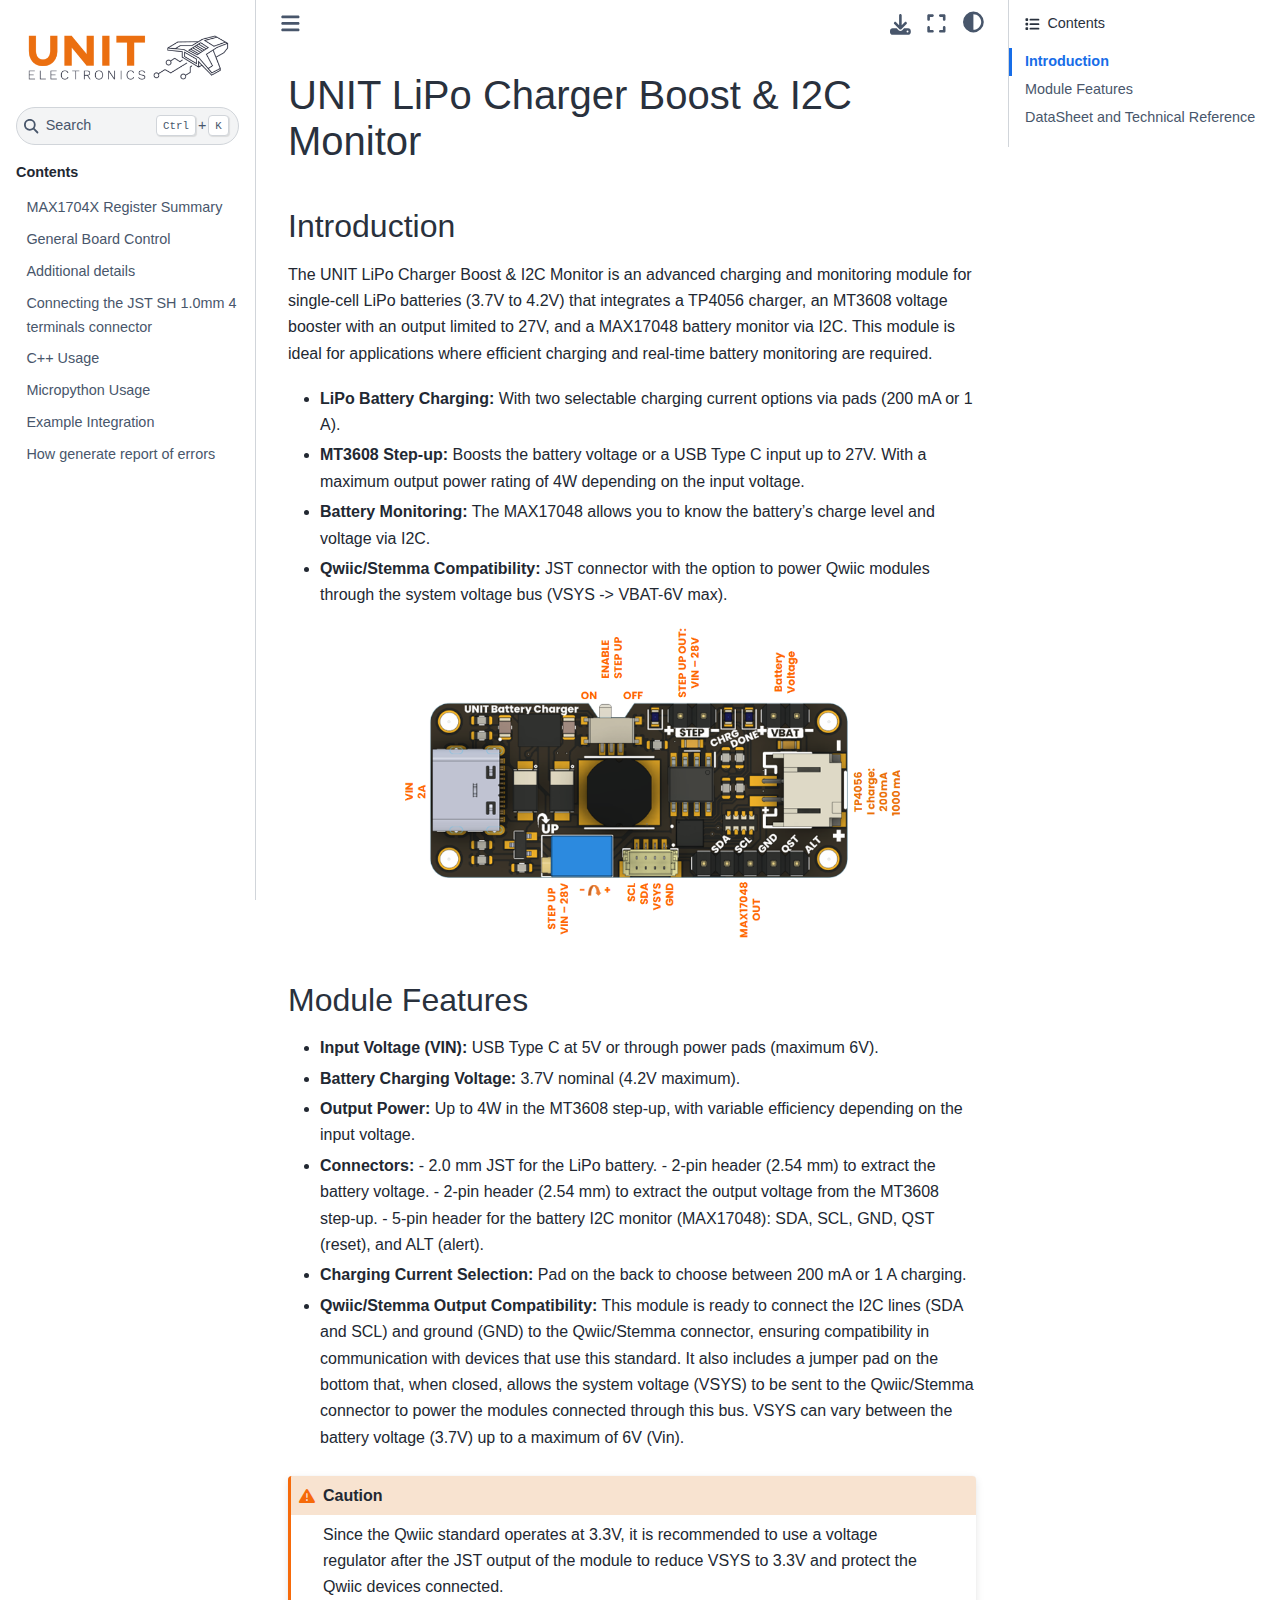
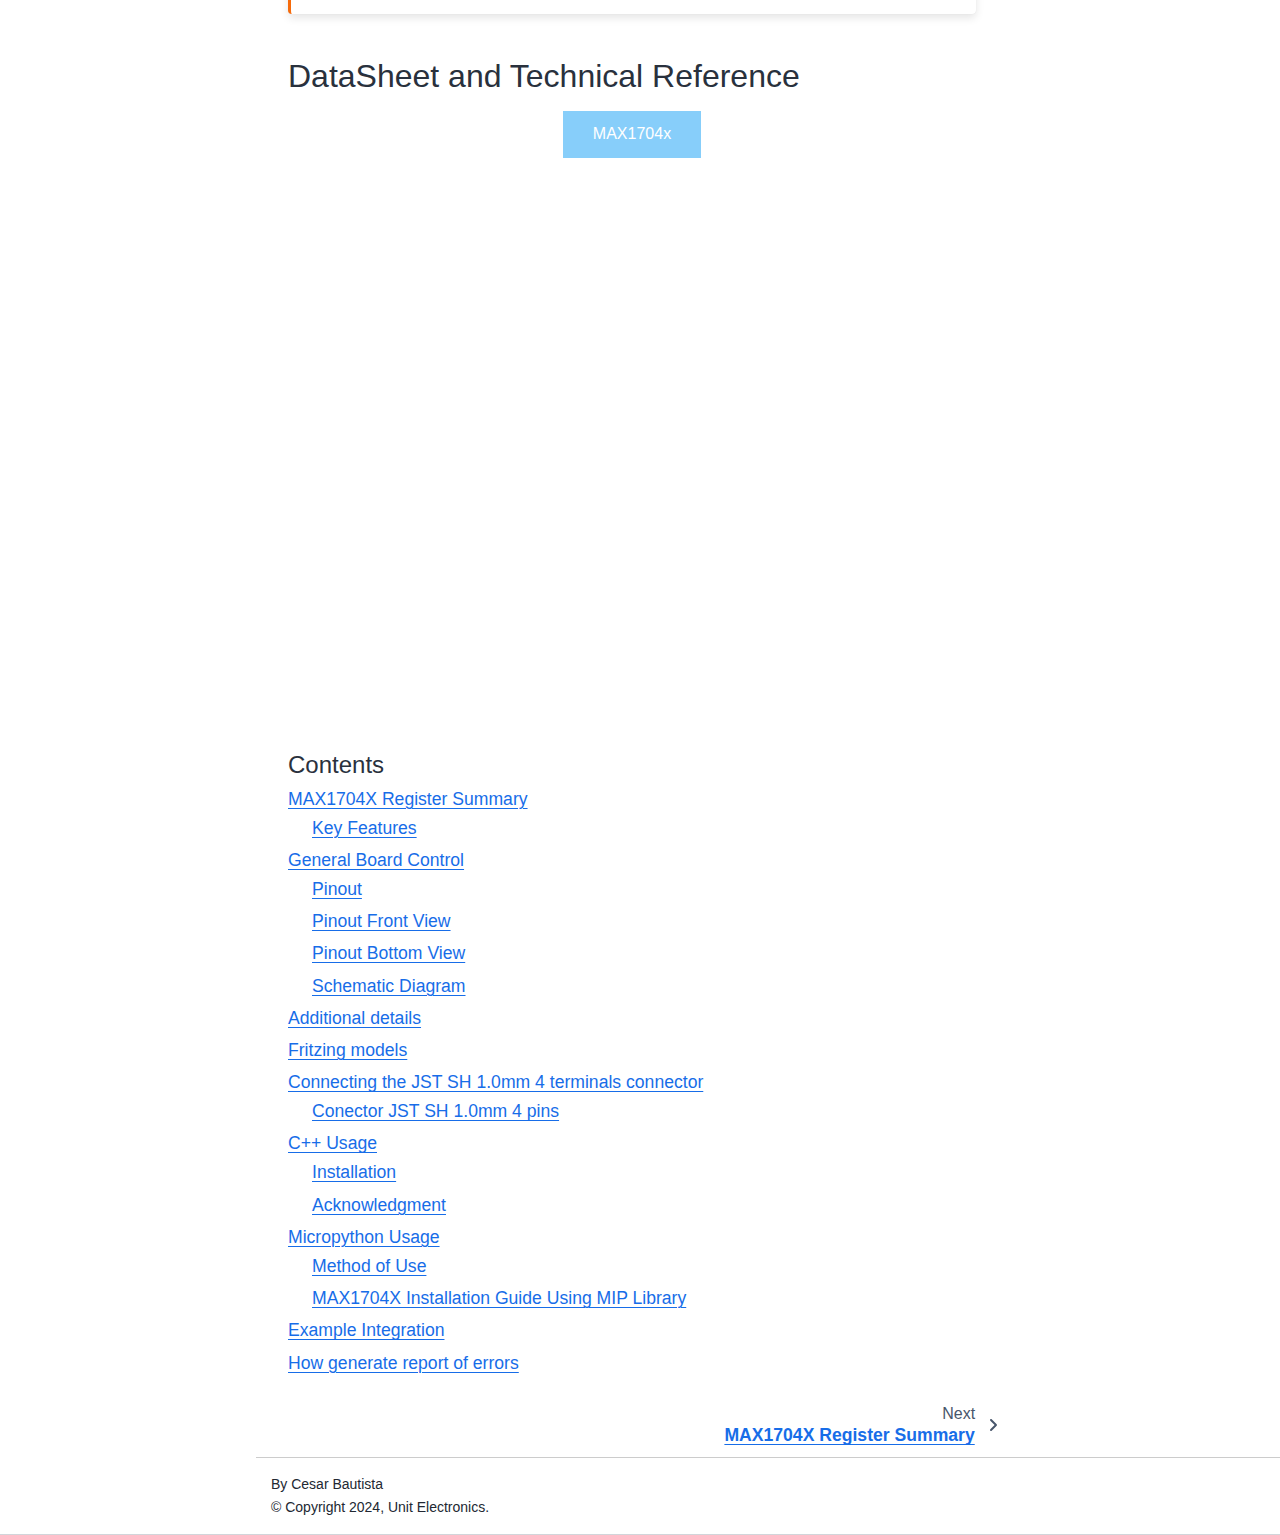
<file: docs/index.html>
<!DOCTYPE html>


<html lang="en" data-content_root="./" >

  <head>
    <meta charset="utf-8" />
    <meta name="viewport" content="width=device-width, initial-scale=1.0" /><meta name="viewport" content="width=device-width, initial-scale=1" />

    <title>UNIT LiPo Charger Boost &amp; I2C Monitor &#8212; Unit MAX17048 LiPoly/Lilon Fuel Gauge 0.1.0 documentation</title>
  
  
  
  <script data-cfasync="false">
    document.documentElement.dataset.mode = localStorage.getItem("mode") || "";
    document.documentElement.dataset.theme = localStorage.getItem("theme") || "";
  </script>
  
  <!-- Loaded before other Sphinx assets -->
  <link href="_static/styles/theme.css?digest=dfe6caa3a7d634c4db9b" rel="stylesheet" />
<link href="_static/styles/bootstrap.css?digest=dfe6caa3a7d634c4db9b" rel="stylesheet" />
<link href="_static/styles/pydata-sphinx-theme.css?digest=dfe6caa3a7d634c4db9b" rel="stylesheet" />

  
  <link href="_static/vendor/fontawesome/6.5.2/css/all.min.css?digest=dfe6caa3a7d634c4db9b" rel="stylesheet" />
  <link rel="preload" as="font" type="font/woff2" crossorigin href="_static/vendor/fontawesome/6.5.2/webfonts/fa-solid-900.woff2" />
<link rel="preload" as="font" type="font/woff2" crossorigin href="_static/vendor/fontawesome/6.5.2/webfonts/fa-brands-400.woff2" />
<link rel="preload" as="font" type="font/woff2" crossorigin href="_static/vendor/fontawesome/6.5.2/webfonts/fa-regular-400.woff2" />

    <link rel="stylesheet" type="text/css" href="_static/pygments.css?v=a746c00c" />
    <link rel="stylesheet" type="text/css" href="_static/styles/sphinx-book-theme.css?v=a3416100" />
    <link rel="stylesheet" type="text/css" href="_static/togglebutton.css?v=13237357" />
    <link rel="stylesheet" type="text/css" href="_static/tabs.css?v=a5c4661c" />
    <link rel="stylesheet" type="text/css" href="_static/custom.css?v=07f796b5" />
  
  <!-- Pre-loaded scripts that we'll load fully later -->
  <link rel="preload" as="script" href="_static/scripts/bootstrap.js?digest=dfe6caa3a7d634c4db9b" />
<link rel="preload" as="script" href="_static/scripts/pydata-sphinx-theme.js?digest=dfe6caa3a7d634c4db9b" />
  <script src="_static/vendor/fontawesome/6.5.2/js/all.min.js?digest=dfe6caa3a7d634c4db9b"></script>

    <script src="_static/documentation_options.js?v=a1637f0b"></script>
    <script src="_static/doctools.js?v=9a2dae69"></script>
    <script src="_static/sphinx_highlight.js?v=dc90522c"></script>
    <script>let toggleHintShow = 'Click to show';</script>
    <script>let toggleHintHide = 'Click to hide';</script>
    <script>let toggleOpenOnPrint = 'true';</script>
    <script src="_static/togglebutton.js?v=4a39c7ea"></script>
    <script src="_static/scripts/sphinx-book-theme.js?v=887ef09a"></script>
    <script>var togglebuttonSelector = '.toggle, .admonition.dropdown';</script>
    <script>var togglebuttonSelector = '.toggle, .admonition.dropdown';</script>
    <script>DOCUMENTATION_OPTIONS.pagename = 'index';</script>
    <link rel="author" title="About these documents" href="about.html" />
    <link rel="index" title="Index" href="genindex.html" />
    <link rel="search" title="Search" href="search.html" />
    <link rel="next" title="MAX1704X Register Summary" href="about.html" />
  <meta name="viewport" content="width=device-width, initial-scale=1"/>
  <meta name="docsearch:language" content="en"/>
  </head>
  
  
  <body data-bs-spy="scroll" data-bs-target=".bd-toc-nav" data-offset="180" data-bs-root-margin="0px 0px -60%" data-default-mode="">

  
  
  <div id="pst-skip-link" class="skip-link d-print-none"><a href="#main-content">Skip to main content</a></div>
  
  <div id="pst-scroll-pixel-helper"></div>
  
  <button type="button" class="btn rounded-pill" id="pst-back-to-top">
    <i class="fa-solid fa-arrow-up"></i>Back to top</button>

  
  <input type="checkbox"
          class="sidebar-toggle"
          id="pst-primary-sidebar-checkbox"/>
  <label class="overlay overlay-primary" for="pst-primary-sidebar-checkbox"></label>
  
  <input type="checkbox"
          class="sidebar-toggle"
          id="pst-secondary-sidebar-checkbox"/>
  <label class="overlay overlay-secondary" for="pst-secondary-sidebar-checkbox"></label>
  
  <div class="search-button__wrapper">
    <div class="search-button__overlay"></div>
    <div class="search-button__search-container">
<form class="bd-search d-flex align-items-center"
      action="search.html"
      method="get">
  <i class="fa-solid fa-magnifying-glass"></i>
  <input type="search"
         class="form-control"
         name="q"
         id="search-input"
         placeholder="Search..."
         aria-label="Search..."
         autocomplete="off"
         autocorrect="off"
         autocapitalize="off"
         spellcheck="false"/>
  <span class="search-button__kbd-shortcut"><kbd class="kbd-shortcut__modifier">Ctrl</kbd>+<kbd>K</kbd></span>
</form></div>
  </div>

  <div class="pst-async-banner-revealer d-none">
  <aside id="bd-header-version-warning" class="d-none d-print-none" aria-label="Version warning"></aside>
</div>

  
    <header class="bd-header navbar navbar-expand-lg bd-navbar d-print-none">
    </header>
  

  <div class="bd-container">
    <div class="bd-container__inner bd-page-width">
      
      
      
        
      
      <div class="bd-sidebar-primary bd-sidebar">
        

  
  <div class="sidebar-header-items sidebar-primary__section">
    
    
    
    
  </div>
  
    <div class="sidebar-primary-items__start sidebar-primary__section">
        <div class="sidebar-primary-item">

  
    
  

<a class="navbar-brand logo" href="#">
  
  
  
  
  
    
    
      
    
    
    <img src="_static/Logo-UNIT_Web-04-800x182.png" class="logo__image only-light" alt="Unit MAX17048 LiPoly/Lilon Fuel Gauge 0.1.0 documentation - Home"/>
    <script>document.write(`<img src="_static/Logo-UNIT_Web-04-800x182.png" class="logo__image only-dark" alt="Unit MAX17048 LiPoly/Lilon Fuel Gauge 0.1.0 documentation - Home"/>`);</script>
  
  
</a></div>
        <div class="sidebar-primary-item">

 <script>
 document.write(`
   <button class="btn search-button-field search-button__button" title="Search" aria-label="Search" data-bs-placement="bottom" data-bs-toggle="tooltip">
    <i class="fa-solid fa-magnifying-glass"></i>
    <span class="search-button__default-text">Search</span>
    <span class="search-button__kbd-shortcut"><kbd class="kbd-shortcut__modifier">Ctrl</kbd>+<kbd class="kbd-shortcut__modifier">K</kbd></span>
   </button>
 `);
 </script></div>
        <div class="sidebar-primary-item"><nav class="bd-links bd-docs-nav" aria-label="Main">
    <div class="bd-toc-item navbar-nav active">
        <p aria-level="2" class="caption" role="heading"><span class="caption-text">Contents</span></p>
<ul class="nav bd-sidenav">
<li class="toctree-l1"><a class="reference internal" href="about.html">MAX1704X Register Summary</a></li>
<li class="toctree-l1"><a class="reference internal" href="generalboardcontrol.html">General Board Control</a></li>
<li class="toctree-l1"><a class="reference internal" href="curves.html">Additional details</a></li>

<li class="toctree-l1"><a class="reference internal" href="jst.html">Connecting the JST SH 1.0mm 4 terminals connector</a></li>
<li class="toctree-l1"><a class="reference internal" href="usage_c.html">C++ Usage</a></li>
<li class="toctree-l1"><a class="reference internal" href="usage_mp.html">Micropython Usage</a></li>
<li class="toctree-l1"><a class="reference internal" href="example.html">Example Integration</a></li>
<li class="toctree-l1"><a class="reference internal" href="report.html">How generate report of errors</a></li>
</ul>

    </div>
</nav></div>
    </div>
  
  
  <div class="sidebar-primary-items__end sidebar-primary__section">
  </div>
  
  <div id="rtd-footer-container"></div>


      </div>
      
      <main id="main-content" class="bd-main" role="main">
        
        

<div class="sbt-scroll-pixel-helper"></div>

          <div class="bd-content">
            <div class="bd-article-container">
              
              <div class="bd-header-article d-print-none">
<div class="header-article-items header-article__inner">
  
    <div class="header-article-items__start">
      
        <div class="header-article-item"><button class="sidebar-toggle primary-toggle btn btn-sm" title="Toggle primary sidebar" data-bs-placement="bottom" data-bs-toggle="tooltip">
  <span class="fa-solid fa-bars"></span>
</button></div>
      
    </div>
  
  
    <div class="header-article-items__end">
      
        <div class="header-article-item">

<div class="article-header-buttons">





<div class="dropdown dropdown-download-buttons">
  <button class="btn dropdown-toggle" type="button" data-bs-toggle="dropdown" aria-expanded="false" aria-label="Download this page">
    <i class="fas fa-download"></i>
  </button>
  <ul class="dropdown-menu">
      
      
      
      <li><a href="_sources/index.rst" target="_blank"
   class="btn btn-sm btn-download-source-button dropdown-item"
   title="Download source file"
   data-bs-placement="left" data-bs-toggle="tooltip"
>
  

<span class="btn__icon-container">
  <i class="fas fa-file"></i>
  </span>
<span class="btn__text-container">.rst</span>
</a>
</li>
      
      
      
      
      <li>
<button onclick="window.print()"
  class="btn btn-sm btn-download-pdf-button dropdown-item"
  title="Print to PDF"
  data-bs-placement="left" data-bs-toggle="tooltip"
>
  

<span class="btn__icon-container">
  <i class="fas fa-file-pdf"></i>
  </span>
<span class="btn__text-container">.pdf</span>
</button>
</li>
      
  </ul>
</div>




<button onclick="toggleFullScreen()"
  class="btn btn-sm btn-fullscreen-button"
  title="Fullscreen mode"
  data-bs-placement="bottom" data-bs-toggle="tooltip"
>
  

<span class="btn__icon-container">
  <i class="fas fa-expand"></i>
  </span>

</button>



<script>
document.write(`
  <button class="btn btn-sm nav-link pst-navbar-icon theme-switch-button" title="light/dark" aria-label="light/dark" data-bs-placement="bottom" data-bs-toggle="tooltip">
    <i class="theme-switch fa-solid fa-sun fa-lg" data-mode="light"></i>
    <i class="theme-switch fa-solid fa-moon fa-lg" data-mode="dark"></i>
    <i class="theme-switch fa-solid fa-circle-half-stroke fa-lg" data-mode="auto"></i>
  </button>
`);
</script>


<script>
document.write(`
  <button class="btn btn-sm pst-navbar-icon search-button search-button__button" title="Search" aria-label="Search" data-bs-placement="bottom" data-bs-toggle="tooltip">
    <i class="fa-solid fa-magnifying-glass fa-lg"></i>
  </button>
`);
</script>
<button class="sidebar-toggle secondary-toggle btn btn-sm" title="Toggle secondary sidebar" data-bs-placement="bottom" data-bs-toggle="tooltip">
    <span class="fa-solid fa-list"></span>
</button>
</div></div>
      
    </div>
  
</div>
</div>
              
              

<div id="jb-print-docs-body" class="onlyprint">
    <h1>UNIT LiPo Charger Boost & I2C Monitor</h1>
    <!-- Table of contents -->
    <div id="print-main-content">
        <div id="jb-print-toc">
            
            <div>
                <h2> Contents </h2>
            </div>
            <nav aria-label="Page">
                <ul class="visible nav section-nav flex-column">
<li class="toc-h2 nav-item toc-entry"><a class="reference internal nav-link" href="#introduction">Introduction</a></li>
<li class="toc-h2 nav-item toc-entry"><a class="reference internal nav-link" href="#module-features">Module Features</a></li>
<li class="toc-h2 nav-item toc-entry"><a class="reference internal nav-link" href="#datasheet-and-technical-reference">DataSheet and Technical Reference</a></li>
</ul>
            </nav>
        </div>
    </div>
</div>

              
                
<div id="searchbox"></div>
                <article class="bd-article">
                  
  <section id="unit-lipo-charger-boost-i2c-monitor">
<h1>UNIT LiPo Charger Boost &amp; I2C Monitor<a class="headerlink" href="#unit-lipo-charger-boost-i2c-monitor" title="Link to this heading">#</a></h1>
<section id="introduction">
<h2>Introduction<a class="headerlink" href="#introduction" title="Link to this heading">#</a></h2>
<p>The UNIT LiPo Charger Boost &amp; I2C Monitor is an advanced charging and monitoring module for single-cell LiPo batteries (3.7V to 4.2V) that integrates a TP4056 charger, an MT3608 voltage booster with an output limited to 27V, and a MAX17048 battery monitor via I2C. This module is ideal for applications where efficient charging and real-time battery monitoring are required.</p>
<ul class="simple">
<li><p><strong>LiPo Battery Charging:</strong> With two selectable charging current options via pads (200 mA or 1 A).</p></li>
<li><p><strong>MT3608 Step-up:</strong> Boosts the battery voltage or a USB Type C input up to 27V. With a maximum output power rating of 4W depending on the input voltage.</p></li>
<li><p><strong>Battery Monitoring:</strong> The MAX17048 allows you to know the battery’s charge level and voltage via I2C.</p></li>
<li><p><strong>Qwiic/Stemma Compatibility:</strong> JST connector with the option to power Qwiic modules through the system voltage bus (VSYS -&gt; VBAT-6V max).</p></li>
</ul>
<a class="reference internal image-reference" href="_images/max.png"><img alt="MAX17048" class="align-center" src="_images/max.png" style="width: 80%;" /></a>
</section>
<section id="module-features">
<h2>Module Features<a class="headerlink" href="#module-features" title="Link to this heading">#</a></h2>
<ul class="simple">
<li><p><strong>Input Voltage (VIN):</strong> USB Type C at 5V or through power pads (maximum 6V).</p></li>
<li><p><strong>Battery Charging Voltage:</strong> 3.7V nominal (4.2V maximum).</p></li>
<li><p><strong>Output Power:</strong> Up to 4W in the MT3608 step-up, with variable efficiency depending on the input voltage.</p></li>
<li><p><strong>Connectors:</strong>
- 2.0 mm JST for the LiPo battery.
- 2-pin header (2.54 mm) to extract the battery voltage.
- 2-pin header (2.54 mm) to extract the output voltage from the MT3608 step-up.
- 5-pin header for the battery I2C monitor (MAX17048): SDA, SCL, GND, QST (reset), and ALT (alert).</p></li>
<li><p><strong>Charging Current Selection:</strong> Pad on the back to choose between 200 mA or 1 A charging.</p></li>
<li><p><strong>Qwiic/Stemma Output Compatibility:</strong> This module is ready to connect the I2C lines (SDA and SCL) and ground (GND) to the Qwiic/Stemma connector, ensuring compatibility in communication with devices that use this standard. It also includes a jumper pad on the bottom that, when closed, allows the system voltage (VSYS) to be sent to the Qwiic/Stemma connector to power the modules connected through this bus. VSYS can vary between the battery voltage (3.7V) up to a maximum of 6V (Vin).</p></li>
</ul>
<div class="admonition caution">
<p class="admonition-title">Caution</p>
<p>Since the Qwiic standard operates at 3.3V, it is recommended to use a voltage regulator after the JST output of the module to reduce VSYS to 3.3V and protect the Qwiic devices connected.</p>
</div>
</section>
<section id="datasheet-and-technical-reference">
<h2>DataSheet and Technical Reference<a class="headerlink" href="#datasheet-and-technical-reference" title="Link to this heading">#</a></h2>
<div style="text-align: center;">
   <button style="background-color: #87cefa; color: white; border: none; padding: 10px 30px;" onclick="window.open('./_static/max17048-max17049.pdf', '_blank')">    MAX1704x  </button>
</div>
<br> </br>
<iframe src="./_static/max17048-max17049.pdf" style="width:100%; height:500px;" frameborder="1"></iframe>
<br> </br><div class="toctree-wrapper compound">
<p aria-level="2" class="caption" role="heading"><span class="caption-text">Contents</span></p>
<ul>
<li class="toctree-l1"><a class="reference internal" href="about.html">MAX1704X Register Summary</a><ul>
<li class="toctree-l2"><a class="reference internal" href="about.html#key-features">Key Features</a></li>
</ul>
</li>
<li class="toctree-l1"><a class="reference internal" href="generalboardcontrol.html">General Board Control</a><ul>
<li class="toctree-l2"><a class="reference internal" href="generalboardcontrol.html#pinout">Pinout</a></li>
<li class="toctree-l2"><a class="reference internal" href="generalboardcontrol.html#pinout-front-view">Pinout Front View</a></li>
<li class="toctree-l2"><a class="reference internal" href="generalboardcontrol.html#pinout-bottom-view">Pinout Bottom View</a></li>
<li class="toctree-l2"><a class="reference internal" href="generalboardcontrol.html#schematic-diagram">Schematic Diagram</a></li>
</ul>
</li>
<li class="toctree-l1"><a class="reference internal" href="curves.html">Additional details</a></li>
<li class="toctree-l1"><a class="reference internal" href="curves.html#fritzing-models">Fritzing models</a></li>
<li class="toctree-l1"><a class="reference internal" href="jst.html">Connecting the JST SH 1.0mm 4 terminals connector</a><ul>
<li class="toctree-l2"><a class="reference internal" href="jst.html#conector-jst-sh-1-0mm-4-pins">Conector JST SH 1.0mm 4 pins</a></li>
</ul>
</li>
<li class="toctree-l1"><a class="reference internal" href="usage_c.html">C++ Usage</a><ul>
<li class="toctree-l2"><a class="reference internal" href="usage_c.html#installation">Installation</a></li>
<li class="toctree-l2"><a class="reference internal" href="usage_c.html#acknowledgment">Acknowledgment</a></li>
</ul>
</li>
<li class="toctree-l1"><a class="reference internal" href="usage_mp.html">Micropython Usage</a><ul>
<li class="toctree-l2"><a class="reference internal" href="usage_mp.html#method-of-use">Method of Use</a></li>
<li class="toctree-l2"><a class="reference internal" href="usage_mp.html#max1704x-installation-guide-using-mip-library">MAX1704X Installation Guide Using MIP Library</a></li>
</ul>
</li>
<li class="toctree-l1"><a class="reference internal" href="example.html">Example Integration</a></li>
<li class="toctree-l1"><a class="reference internal" href="report.html">How generate report of errors</a></li>
</ul>
</div>
</section>
</section>


                </article>
              

              
              
              
              
                <footer class="prev-next-footer d-print-none">
                  
<div class="prev-next-area">
    <a class="right-next"
       href="about.html"
       title="next page">
      <div class="prev-next-info">
        <p class="prev-next-subtitle">next</p>
        <p class="prev-next-title">MAX1704X Register Summary</p>
      </div>
      <i class="fa-solid fa-angle-right"></i>
    </a>
</div>
                </footer>
              
            </div>
            
            
              
                <div class="bd-sidebar-secondary bd-toc"><div class="sidebar-secondary-items sidebar-secondary__inner">


  <div class="sidebar-secondary-item">
  <div class="page-toc tocsection onthispage">
    <i class="fa-solid fa-list"></i> Contents
  </div>
  <nav class="bd-toc-nav page-toc">
    <ul class="visible nav section-nav flex-column">
<li class="toc-h2 nav-item toc-entry"><a class="reference internal nav-link" href="#introduction">Introduction</a></li>
<li class="toc-h2 nav-item toc-entry"><a class="reference internal nav-link" href="#module-features">Module Features</a></li>
<li class="toc-h2 nav-item toc-entry"><a class="reference internal nav-link" href="#datasheet-and-technical-reference">DataSheet and Technical Reference</a></li>
</ul>
  </nav></div>

</div></div>
              
            
          </div>
          <footer class="bd-footer-content">
            
<div class="bd-footer-content__inner container">
  
  <div class="footer-item">
    
<p class="component-author">
By Cesar Bautista
</p>

  </div>
  
  <div class="footer-item">
    

  <p class="copyright">
    
      © Copyright 2024, Unit Electronics.
      <br/>
    
  </p>

  </div>
  
  <div class="footer-item">
    
  </div>
  
  <div class="footer-item">
    
  </div>
  
</div>
          </footer>
        

      </main>
    </div>
  </div>
  
  <!-- Scripts loaded after <body> so the DOM is not blocked -->
  <script src="_static/scripts/bootstrap.js?digest=dfe6caa3a7d634c4db9b"></script>
<script src="_static/scripts/pydata-sphinx-theme.js?digest=dfe6caa3a7d634c4db9b"></script>

  <footer class="bd-footer">
  </footer>
  </body>
</html>
</file>
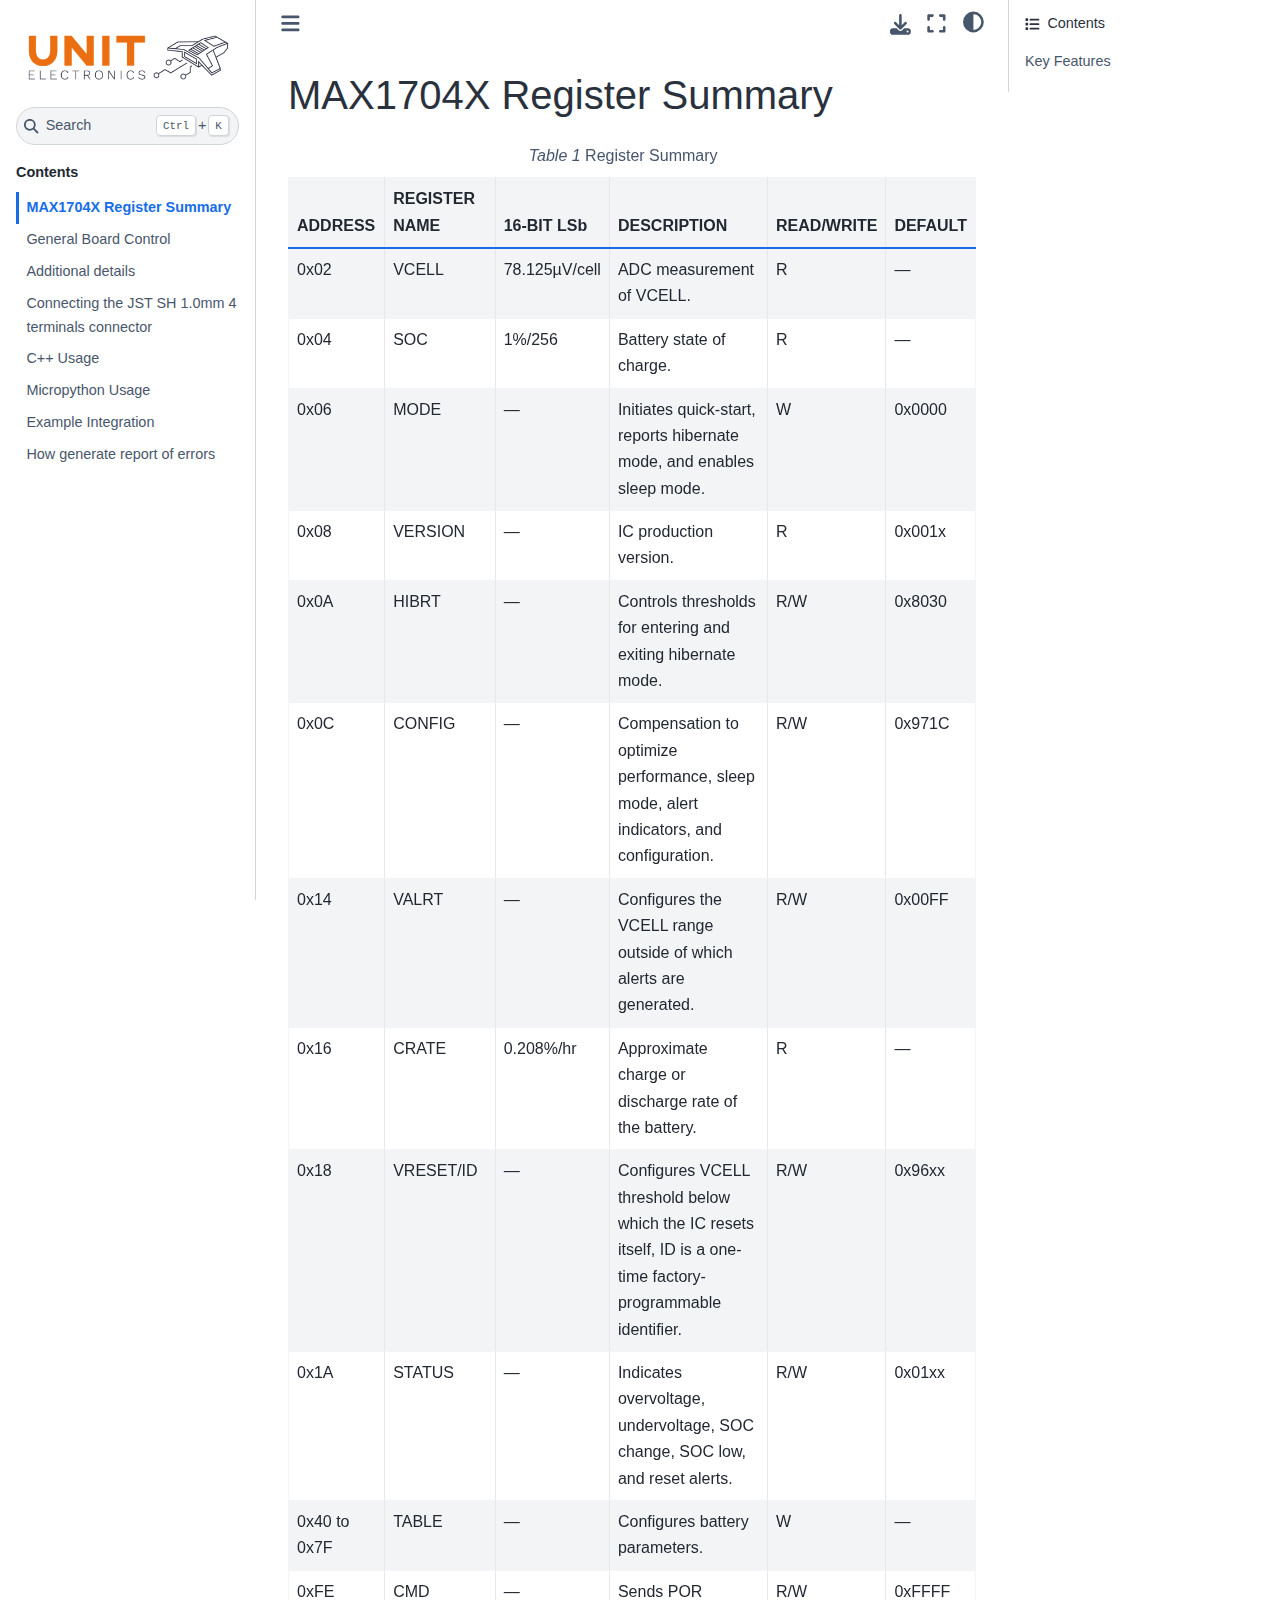
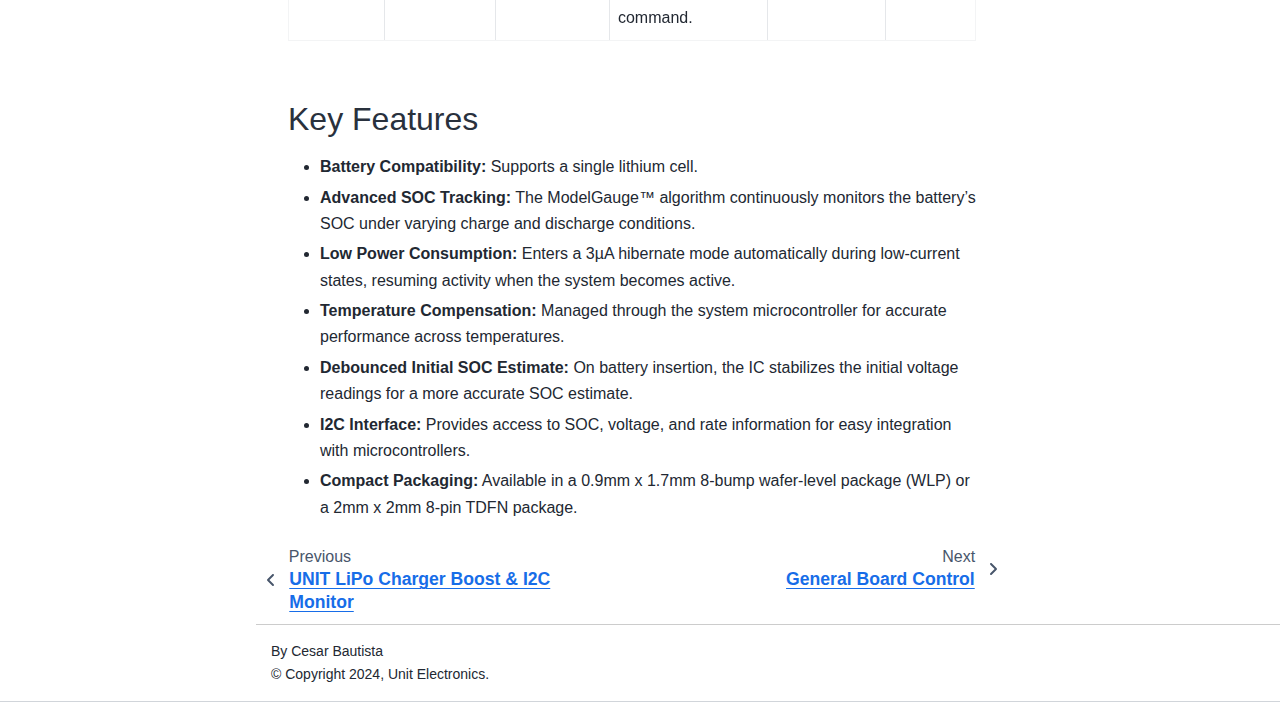
<file: docs/about.html>
<!DOCTYPE html>


<html lang="en" data-content_root="./" >

  <head>
    <meta charset="utf-8" />
    <meta name="viewport" content="width=device-width, initial-scale=1.0" /><meta name="viewport" content="width=device-width, initial-scale=1" />

    <title>MAX1704X Register Summary &#8212; Unit MAX17048 LiPoly/Lilon Fuel Gauge 0.1.0 documentation</title>
  
  
  
  <script data-cfasync="false">
    document.documentElement.dataset.mode = localStorage.getItem("mode") || "";
    document.documentElement.dataset.theme = localStorage.getItem("theme") || "";
  </script>
  
  <!-- Loaded before other Sphinx assets -->
  <link href="_static/styles/theme.css?digest=dfe6caa3a7d634c4db9b" rel="stylesheet" />
<link href="_static/styles/bootstrap.css?digest=dfe6caa3a7d634c4db9b" rel="stylesheet" />
<link href="_static/styles/pydata-sphinx-theme.css?digest=dfe6caa3a7d634c4db9b" rel="stylesheet" />

  
  <link href="_static/vendor/fontawesome/6.5.2/css/all.min.css?digest=dfe6caa3a7d634c4db9b" rel="stylesheet" />
  <link rel="preload" as="font" type="font/woff2" crossorigin href="_static/vendor/fontawesome/6.5.2/webfonts/fa-solid-900.woff2" />
<link rel="preload" as="font" type="font/woff2" crossorigin href="_static/vendor/fontawesome/6.5.2/webfonts/fa-brands-400.woff2" />
<link rel="preload" as="font" type="font/woff2" crossorigin href="_static/vendor/fontawesome/6.5.2/webfonts/fa-regular-400.woff2" />

    <link rel="stylesheet" type="text/css" href="_static/pygments.css?v=a746c00c" />
    <link rel="stylesheet" type="text/css" href="_static/styles/sphinx-book-theme.css?v=a3416100" />
    <link rel="stylesheet" type="text/css" href="_static/togglebutton.css?v=13237357" />
    <link rel="stylesheet" type="text/css" href="_static/tabs.css?v=a5c4661c" />
    <link rel="stylesheet" type="text/css" href="_static/custom.css?v=07f796b5" />
  
  <!-- Pre-loaded scripts that we'll load fully later -->
  <link rel="preload" as="script" href="_static/scripts/bootstrap.js?digest=dfe6caa3a7d634c4db9b" />
<link rel="preload" as="script" href="_static/scripts/pydata-sphinx-theme.js?digest=dfe6caa3a7d634c4db9b" />
  <script src="_static/vendor/fontawesome/6.5.2/js/all.min.js?digest=dfe6caa3a7d634c4db9b"></script>

    <script src="_static/documentation_options.js?v=a1637f0b"></script>
    <script src="_static/doctools.js?v=9a2dae69"></script>
    <script src="_static/sphinx_highlight.js?v=dc90522c"></script>
    <script>let toggleHintShow = 'Click to show';</script>
    <script>let toggleHintHide = 'Click to hide';</script>
    <script>let toggleOpenOnPrint = 'true';</script>
    <script src="_static/togglebutton.js?v=4a39c7ea"></script>
    <script src="_static/scripts/sphinx-book-theme.js?v=887ef09a"></script>
    <script>var togglebuttonSelector = '.toggle, .admonition.dropdown';</script>
    <script>var togglebuttonSelector = '.toggle, .admonition.dropdown';</script>
    <script>DOCUMENTATION_OPTIONS.pagename = 'about';</script>
    <link rel="author" title="About these documents" href="#" />
    <link rel="index" title="Index" href="genindex.html" />
    <link rel="search" title="Search" href="search.html" />
    <link rel="next" title="General Board Control" href="generalboardcontrol.html" />
    <link rel="prev" title="UNIT LiPo Charger Boost &amp; I2C Monitor" href="index.html" />
  <meta name="viewport" content="width=device-width, initial-scale=1"/>
  <meta name="docsearch:language" content="en"/>
  </head>
  
  
  <body data-bs-spy="scroll" data-bs-target=".bd-toc-nav" data-offset="180" data-bs-root-margin="0px 0px -60%" data-default-mode="">

  
  
  <div id="pst-skip-link" class="skip-link d-print-none"><a href="#main-content">Skip to main content</a></div>
  
  <div id="pst-scroll-pixel-helper"></div>
  
  <button type="button" class="btn rounded-pill" id="pst-back-to-top">
    <i class="fa-solid fa-arrow-up"></i>Back to top</button>

  
  <input type="checkbox"
          class="sidebar-toggle"
          id="pst-primary-sidebar-checkbox"/>
  <label class="overlay overlay-primary" for="pst-primary-sidebar-checkbox"></label>
  
  <input type="checkbox"
          class="sidebar-toggle"
          id="pst-secondary-sidebar-checkbox"/>
  <label class="overlay overlay-secondary" for="pst-secondary-sidebar-checkbox"></label>
  
  <div class="search-button__wrapper">
    <div class="search-button__overlay"></div>
    <div class="search-button__search-container">
<form class="bd-search d-flex align-items-center"
      action="search.html"
      method="get">
  <i class="fa-solid fa-magnifying-glass"></i>
  <input type="search"
         class="form-control"
         name="q"
         id="search-input"
         placeholder="Search..."
         aria-label="Search..."
         autocomplete="off"
         autocorrect="off"
         autocapitalize="off"
         spellcheck="false"/>
  <span class="search-button__kbd-shortcut"><kbd class="kbd-shortcut__modifier">Ctrl</kbd>+<kbd>K</kbd></span>
</form></div>
  </div>

  <div class="pst-async-banner-revealer d-none">
  <aside id="bd-header-version-warning" class="d-none d-print-none" aria-label="Version warning"></aside>
</div>

  
    <header class="bd-header navbar navbar-expand-lg bd-navbar d-print-none">
    </header>
  

  <div class="bd-container">
    <div class="bd-container__inner bd-page-width">
      
      
      
      <div class="bd-sidebar-primary bd-sidebar">
        

  
  <div class="sidebar-header-items sidebar-primary__section">
    
    
    
    
  </div>
  
    <div class="sidebar-primary-items__start sidebar-primary__section">
        <div class="sidebar-primary-item">

  
    
  

<a class="navbar-brand logo" href="index.html">
  
  
  
  
  
    
    
      
    
    
    <img src="_static/Logo-UNIT_Web-04-800x182.png" class="logo__image only-light" alt="Unit MAX17048 LiPoly/Lilon Fuel Gauge 0.1.0 documentation - Home"/>
    <script>document.write(`<img src="_static/Logo-UNIT_Web-04-800x182.png" class="logo__image only-dark" alt="Unit MAX17048 LiPoly/Lilon Fuel Gauge 0.1.0 documentation - Home"/>`);</script>
  
  
</a></div>
        <div class="sidebar-primary-item">

 <script>
 document.write(`
   <button class="btn search-button-field search-button__button" title="Search" aria-label="Search" data-bs-placement="bottom" data-bs-toggle="tooltip">
    <i class="fa-solid fa-magnifying-glass"></i>
    <span class="search-button__default-text">Search</span>
    <span class="search-button__kbd-shortcut"><kbd class="kbd-shortcut__modifier">Ctrl</kbd>+<kbd class="kbd-shortcut__modifier">K</kbd></span>
   </button>
 `);
 </script></div>
        <div class="sidebar-primary-item"><nav class="bd-links bd-docs-nav" aria-label="Main">
    <div class="bd-toc-item navbar-nav active">
        <p aria-level="2" class="caption" role="heading"><span class="caption-text">Contents</span></p>
<ul class="current nav bd-sidenav">
<li class="toctree-l1 current active"><a class="current reference internal" href="#">MAX1704X Register Summary</a></li>
<li class="toctree-l1"><a class="reference internal" href="generalboardcontrol.html">General Board Control</a></li>
<li class="toctree-l1"><a class="reference internal" href="curves.html">Additional details</a></li>

<li class="toctree-l1"><a class="reference internal" href="jst.html">Connecting the JST SH 1.0mm 4 terminals connector</a></li>
<li class="toctree-l1"><a class="reference internal" href="usage_c.html">C++ Usage</a></li>
<li class="toctree-l1"><a class="reference internal" href="usage_mp.html">Micropython Usage</a></li>
<li class="toctree-l1"><a class="reference internal" href="example.html">Example Integration</a></li>
<li class="toctree-l1"><a class="reference internal" href="report.html">How generate report of errors</a></li>
</ul>

    </div>
</nav></div>
    </div>
  
  
  <div class="sidebar-primary-items__end sidebar-primary__section">
  </div>
  
  <div id="rtd-footer-container"></div>


      </div>
      
      <main id="main-content" class="bd-main" role="main">
        
        

<div class="sbt-scroll-pixel-helper"></div>

          <div class="bd-content">
            <div class="bd-article-container">
              
              <div class="bd-header-article d-print-none">
<div class="header-article-items header-article__inner">
  
    <div class="header-article-items__start">
      
        <div class="header-article-item"><button class="sidebar-toggle primary-toggle btn btn-sm" title="Toggle primary sidebar" data-bs-placement="bottom" data-bs-toggle="tooltip">
  <span class="fa-solid fa-bars"></span>
</button></div>
      
    </div>
  
  
    <div class="header-article-items__end">
      
        <div class="header-article-item">

<div class="article-header-buttons">





<div class="dropdown dropdown-download-buttons">
  <button class="btn dropdown-toggle" type="button" data-bs-toggle="dropdown" aria-expanded="false" aria-label="Download this page">
    <i class="fas fa-download"></i>
  </button>
  <ul class="dropdown-menu">
      
      
      
      <li><a href="_sources/about.rst" target="_blank"
   class="btn btn-sm btn-download-source-button dropdown-item"
   title="Download source file"
   data-bs-placement="left" data-bs-toggle="tooltip"
>
  

<span class="btn__icon-container">
  <i class="fas fa-file"></i>
  </span>
<span class="btn__text-container">.rst</span>
</a>
</li>
      
      
      
      
      <li>
<button onclick="window.print()"
  class="btn btn-sm btn-download-pdf-button dropdown-item"
  title="Print to PDF"
  data-bs-placement="left" data-bs-toggle="tooltip"
>
  

<span class="btn__icon-container">
  <i class="fas fa-file-pdf"></i>
  </span>
<span class="btn__text-container">.pdf</span>
</button>
</li>
      
  </ul>
</div>




<button onclick="toggleFullScreen()"
  class="btn btn-sm btn-fullscreen-button"
  title="Fullscreen mode"
  data-bs-placement="bottom" data-bs-toggle="tooltip"
>
  

<span class="btn__icon-container">
  <i class="fas fa-expand"></i>
  </span>

</button>



<script>
document.write(`
  <button class="btn btn-sm nav-link pst-navbar-icon theme-switch-button" title="light/dark" aria-label="light/dark" data-bs-placement="bottom" data-bs-toggle="tooltip">
    <i class="theme-switch fa-solid fa-sun fa-lg" data-mode="light"></i>
    <i class="theme-switch fa-solid fa-moon fa-lg" data-mode="dark"></i>
    <i class="theme-switch fa-solid fa-circle-half-stroke fa-lg" data-mode="auto"></i>
  </button>
`);
</script>


<script>
document.write(`
  <button class="btn btn-sm pst-navbar-icon search-button search-button__button" title="Search" aria-label="Search" data-bs-placement="bottom" data-bs-toggle="tooltip">
    <i class="fa-solid fa-magnifying-glass fa-lg"></i>
  </button>
`);
</script>
<button class="sidebar-toggle secondary-toggle btn btn-sm" title="Toggle secondary sidebar" data-bs-placement="bottom" data-bs-toggle="tooltip">
    <span class="fa-solid fa-list"></span>
</button>
</div></div>
      
    </div>
  
</div>
</div>
              
              

<div id="jb-print-docs-body" class="onlyprint">
    <h1>MAX1704X Register Summary</h1>
    <!-- Table of contents -->
    <div id="print-main-content">
        <div id="jb-print-toc">
            
            <div>
                <h2> Contents </h2>
            </div>
            <nav aria-label="Page">
                <ul class="visible nav section-nav flex-column">
<li class="toc-h2 nav-item toc-entry"><a class="reference internal nav-link" href="#key-features">Key Features</a></li>
</ul>
            </nav>
        </div>
    </div>
</div>

              
                
<div id="searchbox"></div>
                <article class="bd-article">
                  
  <section id="max1704x-register-summary">
<h1>MAX1704X Register Summary<a class="headerlink" href="#max1704x-register-summary" title="Link to this heading">#</a></h1>
<div class="pst-scrollable-table-container"><table class="table table-center" id="id1">
<caption><span class="caption-number">Table 1 </span><span class="caption-text">Register Summary</span><a class="headerlink" href="#id1" title="Link to this table">#</a></caption>
<colgroup>
<col style="width: 14.3%" />
<col style="width: 19.0%" />
<col style="width: 14.3%" />
<col style="width: 33.3%" />
<col style="width: 9.5%" />
<col style="width: 9.5%" />
</colgroup>
<thead>
<tr class="row-odd"><th class="head"><p>ADDRESS</p></th>
<th class="head"><p>REGISTER NAME</p></th>
<th class="head"><p>16-BIT LSb</p></th>
<th class="head"><p>DESCRIPTION</p></th>
<th class="head"><p>READ/WRITE</p></th>
<th class="head"><p>DEFAULT</p></th>
</tr>
</thead>
<tbody>
<tr class="row-even"><td><p>0x02</p></td>
<td><p>VCELL</p></td>
<td><p>78.125µV/cell</p></td>
<td><p>ADC measurement of VCELL.</p></td>
<td><p>R</p></td>
<td><p>—</p></td>
</tr>
<tr class="row-odd"><td><p>0x04</p></td>
<td><p>SOC</p></td>
<td><p>1%/256</p></td>
<td><p>Battery state of charge.</p></td>
<td><p>R</p></td>
<td><p>—</p></td>
</tr>
<tr class="row-even"><td><p>0x06</p></td>
<td><p>MODE</p></td>
<td><p>—</p></td>
<td><p>Initiates quick-start, reports hibernate mode, and enables sleep mode.</p></td>
<td><p>W</p></td>
<td><p>0x0000</p></td>
</tr>
<tr class="row-odd"><td><p>0x08</p></td>
<td><p>VERSION</p></td>
<td><p>—</p></td>
<td><p>IC production version.</p></td>
<td><p>R</p></td>
<td><p>0x001x</p></td>
</tr>
<tr class="row-even"><td><p>0x0A</p></td>
<td><p>HIBRT</p></td>
<td><p>—</p></td>
<td><p>Controls thresholds for entering and exiting hibernate mode.</p></td>
<td><p>R/W</p></td>
<td><p>0x8030</p></td>
</tr>
<tr class="row-odd"><td><p>0x0C</p></td>
<td><p>CONFIG</p></td>
<td><p>—</p></td>
<td><p>Compensation to optimize performance, sleep mode, alert indicators, and configuration.</p></td>
<td><p>R/W</p></td>
<td><p>0x971C</p></td>
</tr>
<tr class="row-even"><td><p>0x14</p></td>
<td><p>VALRT</p></td>
<td><p>—</p></td>
<td><p>Configures the VCELL range outside of which alerts are generated.</p></td>
<td><p>R/W</p></td>
<td><p>0x00FF</p></td>
</tr>
<tr class="row-odd"><td><p>0x16</p></td>
<td><p>CRATE</p></td>
<td><p>0.208%/hr</p></td>
<td><p>Approximate charge or discharge rate of the battery.</p></td>
<td><p>R</p></td>
<td><p>—</p></td>
</tr>
<tr class="row-even"><td><p>0x18</p></td>
<td><p>VRESET/ID</p></td>
<td><p>—</p></td>
<td><p>Configures VCELL threshold below which the IC resets itself, ID is a one-time factory-programmable identifier.</p></td>
<td><p>R/W</p></td>
<td><p>0x96xx</p></td>
</tr>
<tr class="row-odd"><td><p>0x1A</p></td>
<td><p>STATUS</p></td>
<td><p>—</p></td>
<td><p>Indicates overvoltage, undervoltage, SOC change, SOC low, and reset alerts.</p></td>
<td><p>R/W</p></td>
<td><p>0x01xx</p></td>
</tr>
<tr class="row-even"><td><p>0x40 to 0x7F</p></td>
<td><p>TABLE</p></td>
<td><p>—</p></td>
<td><p>Configures battery parameters.</p></td>
<td><p>W</p></td>
<td><p>—</p></td>
</tr>
<tr class="row-odd"><td><p>0xFE</p></td>
<td><p>CMD</p></td>
<td><p>—</p></td>
<td><p>Sends POR command.</p></td>
<td><p>R/W</p></td>
<td><p>0xFFFF</p></td>
</tr>
</tbody>
</table>
</div>
<section id="key-features">
<h2>Key Features<a class="headerlink" href="#key-features" title="Link to this heading">#</a></h2>
<ul class="simple">
<li><p><strong>Battery Compatibility:</strong> Supports a single lithium cell.</p></li>
<li><p><strong>Advanced SOC Tracking:</strong> The ModelGauge™ algorithm continuously monitors the battery’s SOC under varying charge and discharge conditions.</p></li>
<li><p><strong>Low Power Consumption:</strong> Enters a 3µA hibernate mode automatically during low-current states, resuming activity when the system becomes active.</p></li>
<li><p><strong>Temperature Compensation:</strong> Managed through the system microcontroller for accurate performance across temperatures.</p></li>
<li><p><strong>Debounced Initial SOC Estimate:</strong> On battery insertion, the IC stabilizes the initial voltage readings for a more accurate SOC estimate.</p></li>
<li><p><strong>I2C Interface:</strong> Provides access to SOC, voltage, and rate information for easy integration with microcontrollers.</p></li>
<li><p><strong>Compact Packaging:</strong> Available in a 0.9mm x 1.7mm 8-bump wafer-level package (WLP) or a 2mm x 2mm 8-pin TDFN package.</p></li>
</ul>
</section>
</section>


                </article>
              

              
              
              
              
                <footer class="prev-next-footer d-print-none">
                  
<div class="prev-next-area">
    <a class="left-prev"
       href="index.html"
       title="previous page">
      <i class="fa-solid fa-angle-left"></i>
      <div class="prev-next-info">
        <p class="prev-next-subtitle">previous</p>
        <p class="prev-next-title">UNIT LiPo Charger Boost &amp; I2C Monitor</p>
      </div>
    </a>
    <a class="right-next"
       href="generalboardcontrol.html"
       title="next page">
      <div class="prev-next-info">
        <p class="prev-next-subtitle">next</p>
        <p class="prev-next-title">General Board Control</p>
      </div>
      <i class="fa-solid fa-angle-right"></i>
    </a>
</div>
                </footer>
              
            </div>
            
            
              
                <div class="bd-sidebar-secondary bd-toc"><div class="sidebar-secondary-items sidebar-secondary__inner">


  <div class="sidebar-secondary-item">
  <div class="page-toc tocsection onthispage">
    <i class="fa-solid fa-list"></i> Contents
  </div>
  <nav class="bd-toc-nav page-toc">
    <ul class="visible nav section-nav flex-column">
<li class="toc-h2 nav-item toc-entry"><a class="reference internal nav-link" href="#key-features">Key Features</a></li>
</ul>
  </nav></div>

</div></div>
              
            
          </div>
          <footer class="bd-footer-content">
            
<div class="bd-footer-content__inner container">
  
  <div class="footer-item">
    
<p class="component-author">
By Cesar Bautista
</p>

  </div>
  
  <div class="footer-item">
    

  <p class="copyright">
    
      © Copyright 2024, Unit Electronics.
      <br/>
    
  </p>

  </div>
  
  <div class="footer-item">
    
  </div>
  
  <div class="footer-item">
    
  </div>
  
</div>
          </footer>
        

      </main>
    </div>
  </div>
  
  <!-- Scripts loaded after <body> so the DOM is not blocked -->
  <script src="_static/scripts/bootstrap.js?digest=dfe6caa3a7d634c4db9b"></script>
<script src="_static/scripts/pydata-sphinx-theme.js?digest=dfe6caa3a7d634c4db9b"></script>

  <footer class="bd-footer">
  </footer>
  </body>
</html>
</file>
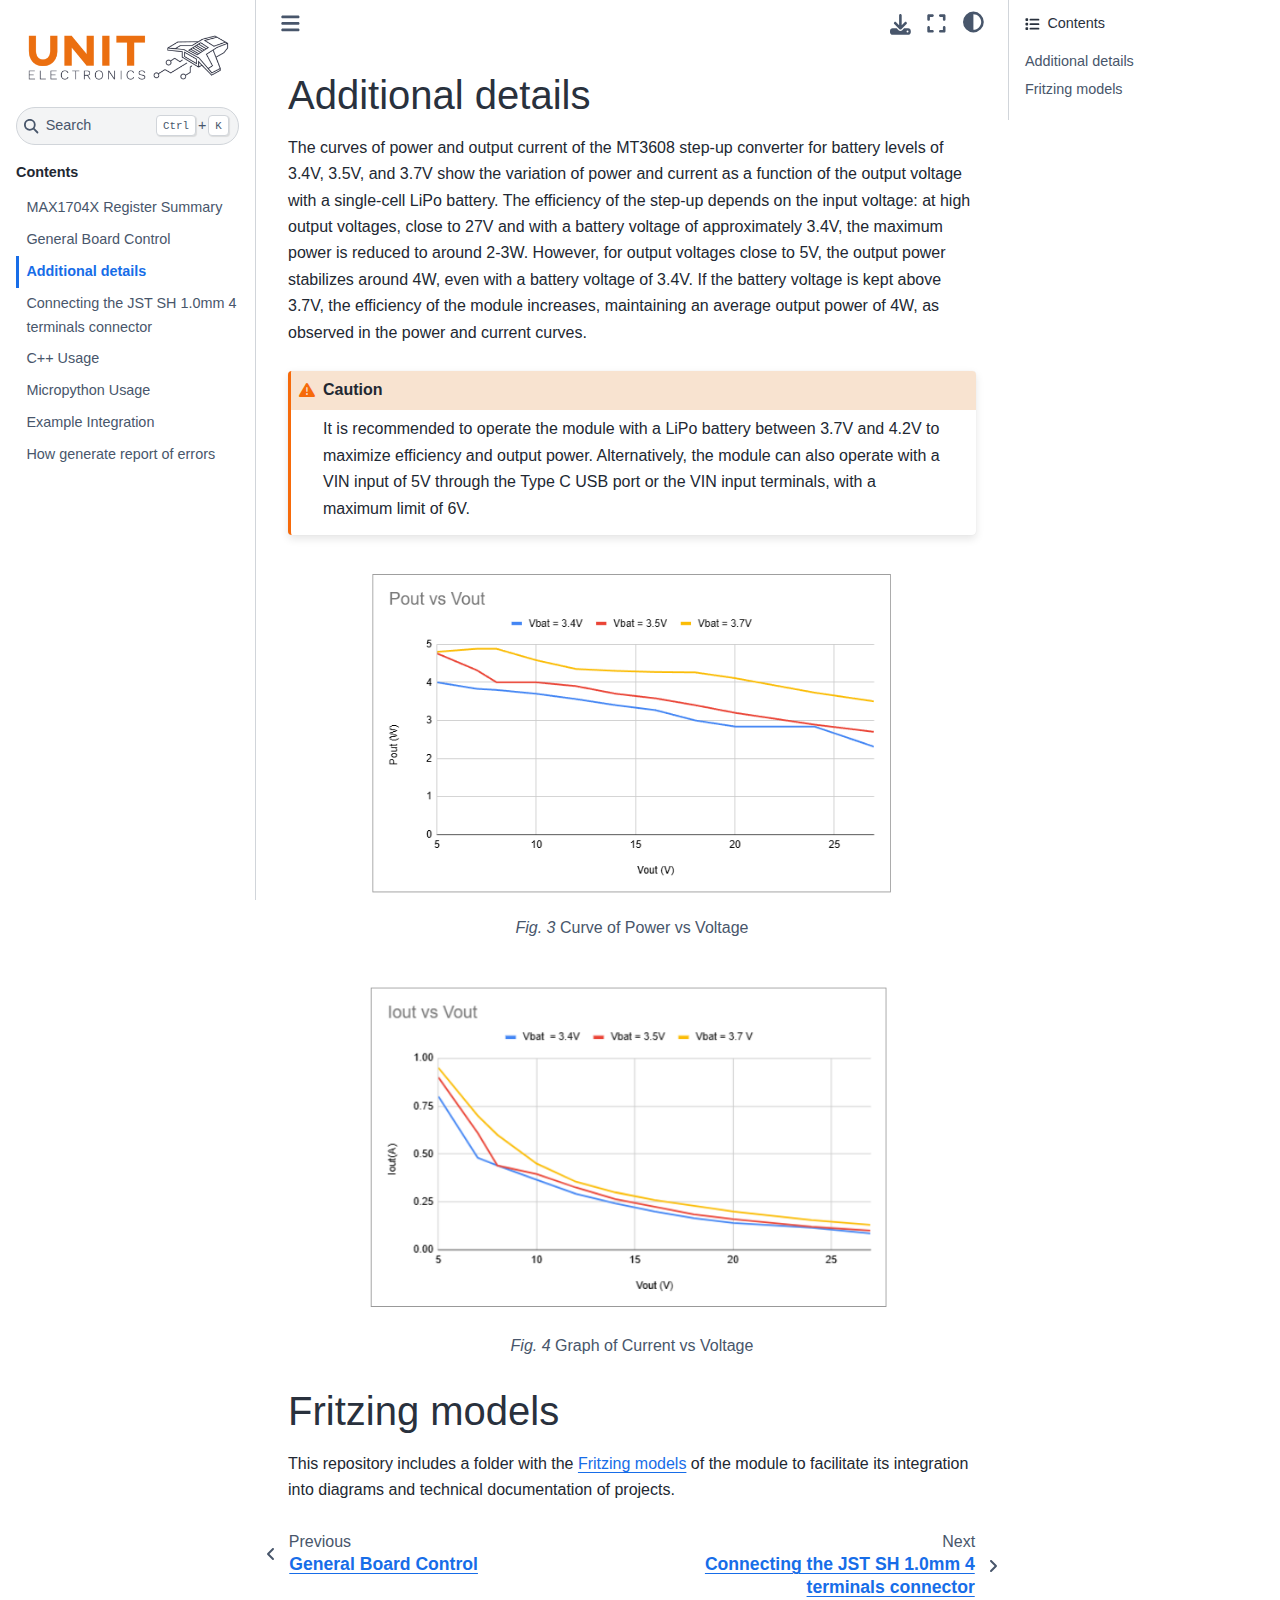
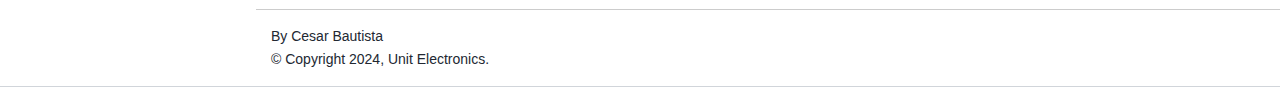
<file: docs/curves.html>
<!DOCTYPE html>


<html lang="en" data-content_root="./" >

  <head>
    <meta charset="utf-8" />
    <meta name="viewport" content="width=device-width, initial-scale=1.0" /><meta name="viewport" content="width=device-width, initial-scale=1" />

    <title>Additional details &#8212; Unit MAX17048 LiPoly/Lilon Fuel Gauge 0.1.0 documentation</title>
  
  
  
  <script data-cfasync="false">
    document.documentElement.dataset.mode = localStorage.getItem("mode") || "";
    document.documentElement.dataset.theme = localStorage.getItem("theme") || "";
  </script>
  
  <!-- Loaded before other Sphinx assets -->
  <link href="_static/styles/theme.css?digest=dfe6caa3a7d634c4db9b" rel="stylesheet" />
<link href="_static/styles/bootstrap.css?digest=dfe6caa3a7d634c4db9b" rel="stylesheet" />
<link href="_static/styles/pydata-sphinx-theme.css?digest=dfe6caa3a7d634c4db9b" rel="stylesheet" />

  
  <link href="_static/vendor/fontawesome/6.5.2/css/all.min.css?digest=dfe6caa3a7d634c4db9b" rel="stylesheet" />
  <link rel="preload" as="font" type="font/woff2" crossorigin href="_static/vendor/fontawesome/6.5.2/webfonts/fa-solid-900.woff2" />
<link rel="preload" as="font" type="font/woff2" crossorigin href="_static/vendor/fontawesome/6.5.2/webfonts/fa-brands-400.woff2" />
<link rel="preload" as="font" type="font/woff2" crossorigin href="_static/vendor/fontawesome/6.5.2/webfonts/fa-regular-400.woff2" />

    <link rel="stylesheet" type="text/css" href="_static/pygments.css?v=a746c00c" />
    <link rel="stylesheet" type="text/css" href="_static/styles/sphinx-book-theme.css?v=a3416100" />
    <link rel="stylesheet" type="text/css" href="_static/togglebutton.css?v=13237357" />
    <link rel="stylesheet" type="text/css" href="_static/tabs.css?v=a5c4661c" />
    <link rel="stylesheet" type="text/css" href="_static/custom.css?v=07f796b5" />
  
  <!-- Pre-loaded scripts that we'll load fully later -->
  <link rel="preload" as="script" href="_static/scripts/bootstrap.js?digest=dfe6caa3a7d634c4db9b" />
<link rel="preload" as="script" href="_static/scripts/pydata-sphinx-theme.js?digest=dfe6caa3a7d634c4db9b" />
  <script src="_static/vendor/fontawesome/6.5.2/js/all.min.js?digest=dfe6caa3a7d634c4db9b"></script>

    <script src="_static/documentation_options.js?v=a1637f0b"></script>
    <script src="_static/doctools.js?v=9a2dae69"></script>
    <script src="_static/sphinx_highlight.js?v=dc90522c"></script>
    <script>let toggleHintShow = 'Click to show';</script>
    <script>let toggleHintHide = 'Click to hide';</script>
    <script>let toggleOpenOnPrint = 'true';</script>
    <script src="_static/togglebutton.js?v=4a39c7ea"></script>
    <script src="_static/scripts/sphinx-book-theme.js?v=887ef09a"></script>
    <script>var togglebuttonSelector = '.toggle, .admonition.dropdown';</script>
    <script>var togglebuttonSelector = '.toggle, .admonition.dropdown';</script>
    <script>DOCUMENTATION_OPTIONS.pagename = 'curves';</script>
    <link rel="author" title="About these documents" href="about.html" />
    <link rel="index" title="Index" href="genindex.html" />
    <link rel="search" title="Search" href="search.html" />
    <link rel="next" title="Connecting the JST SH 1.0mm 4 terminals connector" href="jst.html" />
    <link rel="prev" title="General Board Control" href="generalboardcontrol.html" />
  <meta name="viewport" content="width=device-width, initial-scale=1"/>
  <meta name="docsearch:language" content="en"/>
  </head>
  
  
  <body data-bs-spy="scroll" data-bs-target=".bd-toc-nav" data-offset="180" data-bs-root-margin="0px 0px -60%" data-default-mode="">

  
  
  <div id="pst-skip-link" class="skip-link d-print-none"><a href="#main-content">Skip to main content</a></div>
  
  <div id="pst-scroll-pixel-helper"></div>
  
  <button type="button" class="btn rounded-pill" id="pst-back-to-top">
    <i class="fa-solid fa-arrow-up"></i>Back to top</button>

  
  <input type="checkbox"
          class="sidebar-toggle"
          id="pst-primary-sidebar-checkbox"/>
  <label class="overlay overlay-primary" for="pst-primary-sidebar-checkbox"></label>
  
  <input type="checkbox"
          class="sidebar-toggle"
          id="pst-secondary-sidebar-checkbox"/>
  <label class="overlay overlay-secondary" for="pst-secondary-sidebar-checkbox"></label>
  
  <div class="search-button__wrapper">
    <div class="search-button__overlay"></div>
    <div class="search-button__search-container">
<form class="bd-search d-flex align-items-center"
      action="search.html"
      method="get">
  <i class="fa-solid fa-magnifying-glass"></i>
  <input type="search"
         class="form-control"
         name="q"
         id="search-input"
         placeholder="Search..."
         aria-label="Search..."
         autocomplete="off"
         autocorrect="off"
         autocapitalize="off"
         spellcheck="false"/>
  <span class="search-button__kbd-shortcut"><kbd class="kbd-shortcut__modifier">Ctrl</kbd>+<kbd>K</kbd></span>
</form></div>
  </div>

  <div class="pst-async-banner-revealer d-none">
  <aside id="bd-header-version-warning" class="d-none d-print-none" aria-label="Version warning"></aside>
</div>

  
    <header class="bd-header navbar navbar-expand-lg bd-navbar d-print-none">
    </header>
  

  <div class="bd-container">
    <div class="bd-container__inner bd-page-width">
      
      
      
      <div class="bd-sidebar-primary bd-sidebar">
        

  
  <div class="sidebar-header-items sidebar-primary__section">
    
    
    
    
  </div>
  
    <div class="sidebar-primary-items__start sidebar-primary__section">
        <div class="sidebar-primary-item">

  
    
  

<a class="navbar-brand logo" href="index.html">
  
  
  
  
  
    
    
      
    
    
    <img src="_static/Logo-UNIT_Web-04-800x182.png" class="logo__image only-light" alt="Unit MAX17048 LiPoly/Lilon Fuel Gauge 0.1.0 documentation - Home"/>
    <script>document.write(`<img src="_static/Logo-UNIT_Web-04-800x182.png" class="logo__image only-dark" alt="Unit MAX17048 LiPoly/Lilon Fuel Gauge 0.1.0 documentation - Home"/>`);</script>
  
  
</a></div>
        <div class="sidebar-primary-item">

 <script>
 document.write(`
   <button class="btn search-button-field search-button__button" title="Search" aria-label="Search" data-bs-placement="bottom" data-bs-toggle="tooltip">
    <i class="fa-solid fa-magnifying-glass"></i>
    <span class="search-button__default-text">Search</span>
    <span class="search-button__kbd-shortcut"><kbd class="kbd-shortcut__modifier">Ctrl</kbd>+<kbd class="kbd-shortcut__modifier">K</kbd></span>
   </button>
 `);
 </script></div>
        <div class="sidebar-primary-item"><nav class="bd-links bd-docs-nav" aria-label="Main">
    <div class="bd-toc-item navbar-nav active">
        <p aria-level="2" class="caption" role="heading"><span class="caption-text">Contents</span></p>
<ul class="current nav bd-sidenav">
<li class="toctree-l1"><a class="reference internal" href="about.html">MAX1704X Register Summary</a></li>
<li class="toctree-l1"><a class="reference internal" href="generalboardcontrol.html">General Board Control</a></li>
<li class="toctree-l1 current active"><a class="current reference internal" href="#">Additional details</a></li>

<li class="toctree-l1"><a class="reference internal" href="jst.html">Connecting the JST SH 1.0mm 4 terminals connector</a></li>
<li class="toctree-l1"><a class="reference internal" href="usage_c.html">C++ Usage</a></li>
<li class="toctree-l1"><a class="reference internal" href="usage_mp.html">Micropython Usage</a></li>
<li class="toctree-l1"><a class="reference internal" href="example.html">Example Integration</a></li>
<li class="toctree-l1"><a class="reference internal" href="report.html">How generate report of errors</a></li>
</ul>

    </div>
</nav></div>
    </div>
  
  
  <div class="sidebar-primary-items__end sidebar-primary__section">
  </div>
  
  <div id="rtd-footer-container"></div>


      </div>
      
      <main id="main-content" class="bd-main" role="main">
        
        

<div class="sbt-scroll-pixel-helper"></div>

          <div class="bd-content">
            <div class="bd-article-container">
              
              <div class="bd-header-article d-print-none">
<div class="header-article-items header-article__inner">
  
    <div class="header-article-items__start">
      
        <div class="header-article-item"><button class="sidebar-toggle primary-toggle btn btn-sm" title="Toggle primary sidebar" data-bs-placement="bottom" data-bs-toggle="tooltip">
  <span class="fa-solid fa-bars"></span>
</button></div>
      
    </div>
  
  
    <div class="header-article-items__end">
      
        <div class="header-article-item">

<div class="article-header-buttons">





<div class="dropdown dropdown-download-buttons">
  <button class="btn dropdown-toggle" type="button" data-bs-toggle="dropdown" aria-expanded="false" aria-label="Download this page">
    <i class="fas fa-download"></i>
  </button>
  <ul class="dropdown-menu">
      
      
      
      <li><a href="_sources/curves.rst" target="_blank"
   class="btn btn-sm btn-download-source-button dropdown-item"
   title="Download source file"
   data-bs-placement="left" data-bs-toggle="tooltip"
>
  

<span class="btn__icon-container">
  <i class="fas fa-file"></i>
  </span>
<span class="btn__text-container">.rst</span>
</a>
</li>
      
      
      
      
      <li>
<button onclick="window.print()"
  class="btn btn-sm btn-download-pdf-button dropdown-item"
  title="Print to PDF"
  data-bs-placement="left" data-bs-toggle="tooltip"
>
  

<span class="btn__icon-container">
  <i class="fas fa-file-pdf"></i>
  </span>
<span class="btn__text-container">.pdf</span>
</button>
</li>
      
  </ul>
</div>




<button onclick="toggleFullScreen()"
  class="btn btn-sm btn-fullscreen-button"
  title="Fullscreen mode"
  data-bs-placement="bottom" data-bs-toggle="tooltip"
>
  

<span class="btn__icon-container">
  <i class="fas fa-expand"></i>
  </span>

</button>



<script>
document.write(`
  <button class="btn btn-sm nav-link pst-navbar-icon theme-switch-button" title="light/dark" aria-label="light/dark" data-bs-placement="bottom" data-bs-toggle="tooltip">
    <i class="theme-switch fa-solid fa-sun fa-lg" data-mode="light"></i>
    <i class="theme-switch fa-solid fa-moon fa-lg" data-mode="dark"></i>
    <i class="theme-switch fa-solid fa-circle-half-stroke fa-lg" data-mode="auto"></i>
  </button>
`);
</script>


<script>
document.write(`
  <button class="btn btn-sm pst-navbar-icon search-button search-button__button" title="Search" aria-label="Search" data-bs-placement="bottom" data-bs-toggle="tooltip">
    <i class="fa-solid fa-magnifying-glass fa-lg"></i>
  </button>
`);
</script>
<button class="sidebar-toggle secondary-toggle btn btn-sm" title="Toggle secondary sidebar" data-bs-placement="bottom" data-bs-toggle="tooltip">
    <span class="fa-solid fa-list"></span>
</button>
</div></div>
      
    </div>
  
</div>
</div>
              
              

<div id="jb-print-docs-body" class="onlyprint">
    <h1>Additional details</h1>
    <!-- Table of contents -->
    <div id="print-main-content">
        <div id="jb-print-toc">
            
            <div>
                <h2> Contents </h2>
            </div>
            <nav aria-label="Page">
                <ul class="visible nav section-nav flex-column">
<li class="toc-h1 nav-item toc-entry"><a class="reference internal nav-link" href="#">Additional details</a></li>
<li class="toc-h1 nav-item toc-entry"><a class="reference internal nav-link" href="#fritzing-models">Fritzing models</a></li>
</ul>

            </nav>
        </div>
    </div>
</div>

              
                
<div id="searchbox"></div>
                <article class="bd-article">
                  
  <section id="additional-details">
<h1>Additional details<a class="headerlink" href="#additional-details" title="Link to this heading">#</a></h1>
<p>The curves of power and output current of the MT3608 step-up converter for battery levels of 3.4V, 3.5V, and 3.7V show the variation of power and current as a function of the output voltage with a single-cell LiPo battery. The efficiency of the step-up depends on the input voltage: at high output voltages, close to 27V and with a battery voltage of approximately 3.4V, the maximum power is reduced to around 2-3W. However, for output voltages close to 5V, the output power stabilizes around 4W, even with a battery voltage of 3.4V. If the battery voltage is kept above 3.7V, the efficiency of the module increases, maintaining an average output power of 4W, as observed in the power and current curves.</p>
<div class="admonition caution">
<p class="admonition-title">Caution</p>
<p>It is recommended to operate the module with a LiPo battery between 3.7V and 4.2V to maximize efficiency and output power. Alternatively, the module can also operate with a VIN input of 5V through the Type C USB port or the VIN input terminals, with a maximum limit of 6V.</p>
</div>
<figure class="align-center" id="id2">
<a class="reference internal image-reference" href="_images/PvsV.png"><img alt="Curve" src="_images/PvsV.png" style="width: 80%;" /></a>
<figcaption>
<p><span class="caption-number">Fig. 3 </span><span class="caption-text">Curve of Power vs Voltage</span><a class="headerlink" href="#id2" title="Link to this image">#</a></p>
</figcaption>
</figure>
<figure class="align-center" id="id3">
<a class="reference internal image-reference" href="_images/IvsV.png"><img alt="Graph" src="_images/IvsV.png" style="width: 80%;" /></a>
<figcaption>
<p><span class="caption-number">Fig. 4 </span><span class="caption-text">Graph of Current vs Voltage</span><a class="headerlink" href="#id3" title="Link to this image">#</a></p>
</figcaption>
</figure>
</section>
<section id="fritzing-models">
<h1>Fritzing models<a class="headerlink" href="#fritzing-models" title="Link to this heading">#</a></h1>
<p>This repository includes a folder with the <a class="reference external" href="https://github.com/UNIT-Electronics/UNIT-LiPo-Charger-Boost-I2C-Monitor">Fritzing models</a> of the module to facilitate its integration into diagrams and technical documentation of projects.</p>
</section>


                </article>
              

              
              
              
              
                <footer class="prev-next-footer d-print-none">
                  
<div class="prev-next-area">
    <a class="left-prev"
       href="generalboardcontrol.html"
       title="previous page">
      <i class="fa-solid fa-angle-left"></i>
      <div class="prev-next-info">
        <p class="prev-next-subtitle">previous</p>
        <p class="prev-next-title">General Board Control</p>
      </div>
    </a>
    <a class="right-next"
       href="jst.html"
       title="next page">
      <div class="prev-next-info">
        <p class="prev-next-subtitle">next</p>
        <p class="prev-next-title">Connecting the JST SH 1.0mm 4 terminals connector</p>
      </div>
      <i class="fa-solid fa-angle-right"></i>
    </a>
</div>
                </footer>
              
            </div>
            
            
              
                <div class="bd-sidebar-secondary bd-toc"><div class="sidebar-secondary-items sidebar-secondary__inner">


  <div class="sidebar-secondary-item">
  <div class="page-toc tocsection onthispage">
    <i class="fa-solid fa-list"></i> Contents
  </div>
  <nav class="bd-toc-nav page-toc">
    <ul class="visible nav section-nav flex-column">
<li class="toc-h1 nav-item toc-entry"><a class="reference internal nav-link" href="#">Additional details</a></li>
<li class="toc-h1 nav-item toc-entry"><a class="reference internal nav-link" href="#fritzing-models">Fritzing models</a></li>
</ul>

  </nav></div>

</div></div>
              
            
          </div>
          <footer class="bd-footer-content">
            
<div class="bd-footer-content__inner container">
  
  <div class="footer-item">
    
<p class="component-author">
By Cesar Bautista
</p>

  </div>
  
  <div class="footer-item">
    

  <p class="copyright">
    
      © Copyright 2024, Unit Electronics.
      <br/>
    
  </p>

  </div>
  
  <div class="footer-item">
    
  </div>
  
  <div class="footer-item">
    
  </div>
  
</div>
          </footer>
        

      </main>
    </div>
  </div>
  
  <!-- Scripts loaded after <body> so the DOM is not blocked -->
  <script src="_static/scripts/bootstrap.js?digest=dfe6caa3a7d634c4db9b"></script>
<script src="_static/scripts/pydata-sphinx-theme.js?digest=dfe6caa3a7d634c4db9b"></script>

  <footer class="bd-footer">
  </footer>
  </body>
</html>
</file>
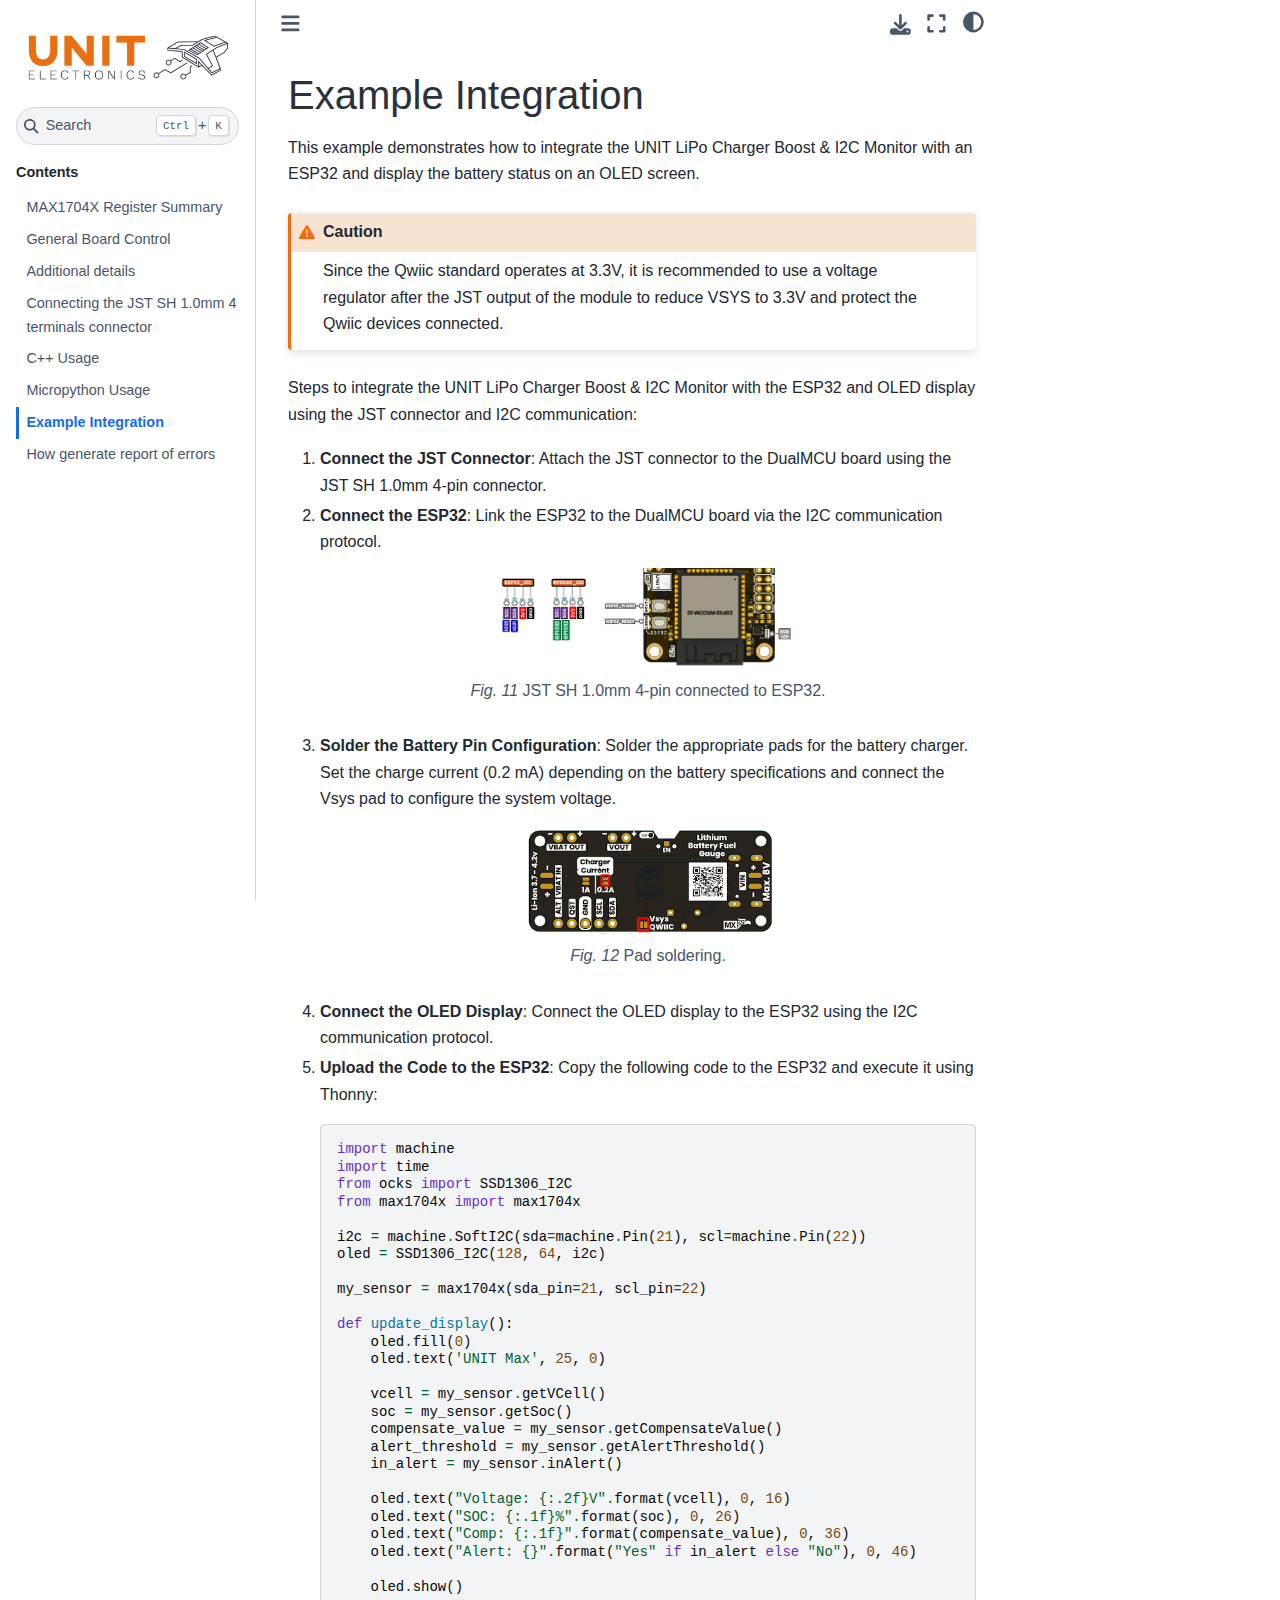
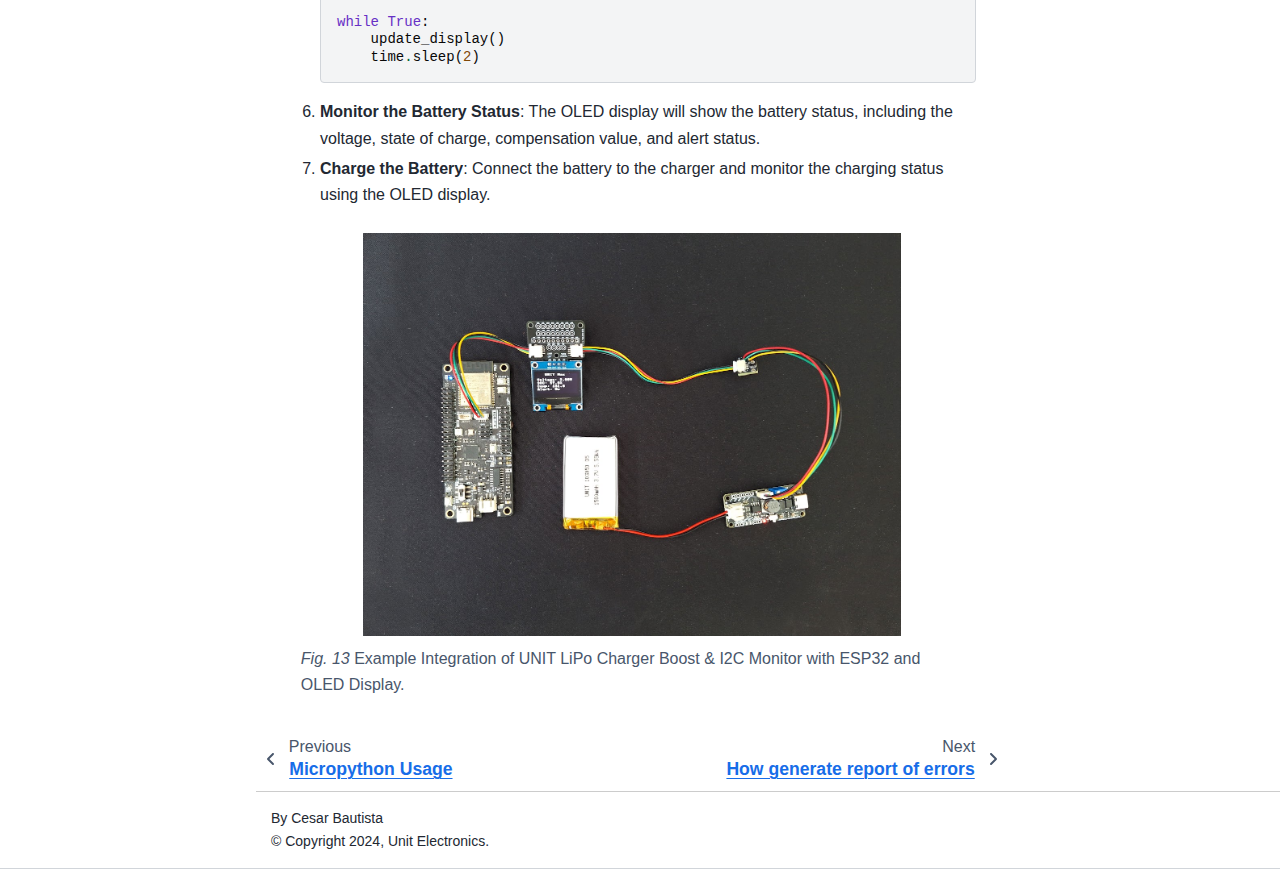
<file: docs/example.html>
<!DOCTYPE html>


<html lang="en" data-content_root="./" >

  <head>
    <meta charset="utf-8" />
    <meta name="viewport" content="width=device-width, initial-scale=1.0" /><meta name="viewport" content="width=device-width, initial-scale=1" />

    <title>Example Integration &#8212; Unit MAX17048 LiPoly/Lilon Fuel Gauge 0.1.0 documentation</title>
  
  
  
  <script data-cfasync="false">
    document.documentElement.dataset.mode = localStorage.getItem("mode") || "";
    document.documentElement.dataset.theme = localStorage.getItem("theme") || "";
  </script>
  
  <!-- Loaded before other Sphinx assets -->
  <link href="_static/styles/theme.css?digest=dfe6caa3a7d634c4db9b" rel="stylesheet" />
<link href="_static/styles/bootstrap.css?digest=dfe6caa3a7d634c4db9b" rel="stylesheet" />
<link href="_static/styles/pydata-sphinx-theme.css?digest=dfe6caa3a7d634c4db9b" rel="stylesheet" />

  
  <link href="_static/vendor/fontawesome/6.5.2/css/all.min.css?digest=dfe6caa3a7d634c4db9b" rel="stylesheet" />
  <link rel="preload" as="font" type="font/woff2" crossorigin href="_static/vendor/fontawesome/6.5.2/webfonts/fa-solid-900.woff2" />
<link rel="preload" as="font" type="font/woff2" crossorigin href="_static/vendor/fontawesome/6.5.2/webfonts/fa-brands-400.woff2" />
<link rel="preload" as="font" type="font/woff2" crossorigin href="_static/vendor/fontawesome/6.5.2/webfonts/fa-regular-400.woff2" />

    <link rel="stylesheet" type="text/css" href="_static/pygments.css?v=a746c00c" />
    <link rel="stylesheet" type="text/css" href="_static/styles/sphinx-book-theme.css?v=a3416100" />
    <link rel="stylesheet" type="text/css" href="_static/togglebutton.css?v=13237357" />
    <link rel="stylesheet" type="text/css" href="_static/tabs.css?v=a5c4661c" />
    <link rel="stylesheet" type="text/css" href="_static/custom.css?v=07f796b5" />
  
  <!-- Pre-loaded scripts that we'll load fully later -->
  <link rel="preload" as="script" href="_static/scripts/bootstrap.js?digest=dfe6caa3a7d634c4db9b" />
<link rel="preload" as="script" href="_static/scripts/pydata-sphinx-theme.js?digest=dfe6caa3a7d634c4db9b" />
  <script src="_static/vendor/fontawesome/6.5.2/js/all.min.js?digest=dfe6caa3a7d634c4db9b"></script>

    <script src="_static/documentation_options.js?v=a1637f0b"></script>
    <script src="_static/doctools.js?v=9a2dae69"></script>
    <script src="_static/sphinx_highlight.js?v=dc90522c"></script>
    <script>let toggleHintShow = 'Click to show';</script>
    <script>let toggleHintHide = 'Click to hide';</script>
    <script>let toggleOpenOnPrint = 'true';</script>
    <script src="_static/togglebutton.js?v=4a39c7ea"></script>
    <script src="_static/scripts/sphinx-book-theme.js?v=887ef09a"></script>
    <script>var togglebuttonSelector = '.toggle, .admonition.dropdown';</script>
    <script>var togglebuttonSelector = '.toggle, .admonition.dropdown';</script>
    <script>DOCUMENTATION_OPTIONS.pagename = 'example';</script>
    <link rel="author" title="About these documents" href="about.html" />
    <link rel="index" title="Index" href="genindex.html" />
    <link rel="search" title="Search" href="search.html" />
    <link rel="next" title="How generate report of errors" href="report.html" />
    <link rel="prev" title="Micropython Usage" href="usage_mp.html" />
  <meta name="viewport" content="width=device-width, initial-scale=1"/>
  <meta name="docsearch:language" content="en"/>
  </head>
  
  
  <body data-bs-spy="scroll" data-bs-target=".bd-toc-nav" data-offset="180" data-bs-root-margin="0px 0px -60%" data-default-mode="">

  
  
  <div id="pst-skip-link" class="skip-link d-print-none"><a href="#main-content">Skip to main content</a></div>
  
  <div id="pst-scroll-pixel-helper"></div>
  
  <button type="button" class="btn rounded-pill" id="pst-back-to-top">
    <i class="fa-solid fa-arrow-up"></i>Back to top</button>

  
  <input type="checkbox"
          class="sidebar-toggle"
          id="pst-primary-sidebar-checkbox"/>
  <label class="overlay overlay-primary" for="pst-primary-sidebar-checkbox"></label>
  
  <input type="checkbox"
          class="sidebar-toggle"
          id="pst-secondary-sidebar-checkbox"/>
  <label class="overlay overlay-secondary" for="pst-secondary-sidebar-checkbox"></label>
  
  <div class="search-button__wrapper">
    <div class="search-button__overlay"></div>
    <div class="search-button__search-container">
<form class="bd-search d-flex align-items-center"
      action="search.html"
      method="get">
  <i class="fa-solid fa-magnifying-glass"></i>
  <input type="search"
         class="form-control"
         name="q"
         id="search-input"
         placeholder="Search..."
         aria-label="Search..."
         autocomplete="off"
         autocorrect="off"
         autocapitalize="off"
         spellcheck="false"/>
  <span class="search-button__kbd-shortcut"><kbd class="kbd-shortcut__modifier">Ctrl</kbd>+<kbd>K</kbd></span>
</form></div>
  </div>

  <div class="pst-async-banner-revealer d-none">
  <aside id="bd-header-version-warning" class="d-none d-print-none" aria-label="Version warning"></aside>
</div>

  
    <header class="bd-header navbar navbar-expand-lg bd-navbar d-print-none">
    </header>
  

  <div class="bd-container">
    <div class="bd-container__inner bd-page-width">
      
      
      
      <div class="bd-sidebar-primary bd-sidebar">
        

  
  <div class="sidebar-header-items sidebar-primary__section">
    
    
    
    
  </div>
  
    <div class="sidebar-primary-items__start sidebar-primary__section">
        <div class="sidebar-primary-item">

  
    
  

<a class="navbar-brand logo" href="index.html">
  
  
  
  
  
    
    
      
    
    
    <img src="_static/Logo-UNIT_Web-04-800x182.png" class="logo__image only-light" alt="Unit MAX17048 LiPoly/Lilon Fuel Gauge 0.1.0 documentation - Home"/>
    <script>document.write(`<img src="_static/Logo-UNIT_Web-04-800x182.png" class="logo__image only-dark" alt="Unit MAX17048 LiPoly/Lilon Fuel Gauge 0.1.0 documentation - Home"/>`);</script>
  
  
</a></div>
        <div class="sidebar-primary-item">

 <script>
 document.write(`
   <button class="btn search-button-field search-button__button" title="Search" aria-label="Search" data-bs-placement="bottom" data-bs-toggle="tooltip">
    <i class="fa-solid fa-magnifying-glass"></i>
    <span class="search-button__default-text">Search</span>
    <span class="search-button__kbd-shortcut"><kbd class="kbd-shortcut__modifier">Ctrl</kbd>+<kbd class="kbd-shortcut__modifier">K</kbd></span>
   </button>
 `);
 </script></div>
        <div class="sidebar-primary-item"><nav class="bd-links bd-docs-nav" aria-label="Main">
    <div class="bd-toc-item navbar-nav active">
        <p aria-level="2" class="caption" role="heading"><span class="caption-text">Contents</span></p>
<ul class="current nav bd-sidenav">
<li class="toctree-l1"><a class="reference internal" href="about.html">MAX1704X Register Summary</a></li>
<li class="toctree-l1"><a class="reference internal" href="generalboardcontrol.html">General Board Control</a></li>
<li class="toctree-l1"><a class="reference internal" href="curves.html">Additional details</a></li>

<li class="toctree-l1"><a class="reference internal" href="jst.html">Connecting the JST SH 1.0mm 4 terminals connector</a></li>
<li class="toctree-l1"><a class="reference internal" href="usage_c.html">C++ Usage</a></li>
<li class="toctree-l1"><a class="reference internal" href="usage_mp.html">Micropython Usage</a></li>
<li class="toctree-l1 current active"><a class="current reference internal" href="#">Example Integration</a></li>
<li class="toctree-l1"><a class="reference internal" href="report.html">How generate report of errors</a></li>
</ul>

    </div>
</nav></div>
    </div>
  
  
  <div class="sidebar-primary-items__end sidebar-primary__section">
  </div>
  
  <div id="rtd-footer-container"></div>


      </div>
      
      <main id="main-content" class="bd-main" role="main">
        
        

<div class="sbt-scroll-pixel-helper"></div>

          <div class="bd-content">
            <div class="bd-article-container">
              
              <div class="bd-header-article d-print-none">
<div class="header-article-items header-article__inner">
  
    <div class="header-article-items__start">
      
        <div class="header-article-item"><button class="sidebar-toggle primary-toggle btn btn-sm" title="Toggle primary sidebar" data-bs-placement="bottom" data-bs-toggle="tooltip">
  <span class="fa-solid fa-bars"></span>
</button></div>
      
    </div>
  
  
    <div class="header-article-items__end">
      
        <div class="header-article-item">

<div class="article-header-buttons">





<div class="dropdown dropdown-download-buttons">
  <button class="btn dropdown-toggle" type="button" data-bs-toggle="dropdown" aria-expanded="false" aria-label="Download this page">
    <i class="fas fa-download"></i>
  </button>
  <ul class="dropdown-menu">
      
      
      
      <li><a href="_sources/example.rst" target="_blank"
   class="btn btn-sm btn-download-source-button dropdown-item"
   title="Download source file"
   data-bs-placement="left" data-bs-toggle="tooltip"
>
  

<span class="btn__icon-container">
  <i class="fas fa-file"></i>
  </span>
<span class="btn__text-container">.rst</span>
</a>
</li>
      
      
      
      
      <li>
<button onclick="window.print()"
  class="btn btn-sm btn-download-pdf-button dropdown-item"
  title="Print to PDF"
  data-bs-placement="left" data-bs-toggle="tooltip"
>
  

<span class="btn__icon-container">
  <i class="fas fa-file-pdf"></i>
  </span>
<span class="btn__text-container">.pdf</span>
</button>
</li>
      
  </ul>
</div>




<button onclick="toggleFullScreen()"
  class="btn btn-sm btn-fullscreen-button"
  title="Fullscreen mode"
  data-bs-placement="bottom" data-bs-toggle="tooltip"
>
  

<span class="btn__icon-container">
  <i class="fas fa-expand"></i>
  </span>

</button>



<script>
document.write(`
  <button class="btn btn-sm nav-link pst-navbar-icon theme-switch-button" title="light/dark" aria-label="light/dark" data-bs-placement="bottom" data-bs-toggle="tooltip">
    <i class="theme-switch fa-solid fa-sun fa-lg" data-mode="light"></i>
    <i class="theme-switch fa-solid fa-moon fa-lg" data-mode="dark"></i>
    <i class="theme-switch fa-solid fa-circle-half-stroke fa-lg" data-mode="auto"></i>
  </button>
`);
</script>


<script>
document.write(`
  <button class="btn btn-sm pst-navbar-icon search-button search-button__button" title="Search" aria-label="Search" data-bs-placement="bottom" data-bs-toggle="tooltip">
    <i class="fa-solid fa-magnifying-glass fa-lg"></i>
  </button>
`);
</script>

</div></div>
      
    </div>
  
</div>
</div>
              
              

<div id="jb-print-docs-body" class="onlyprint">
    <h1>Example Integration</h1>
    <!-- Table of contents -->
    <div id="print-main-content">
        <div id="jb-print-toc">
            
        </div>
    </div>
</div>

              
                
<div id="searchbox"></div>
                <article class="bd-article">
                  
  <section id="example-integration">
<h1>Example Integration<a class="headerlink" href="#example-integration" title="Link to this heading">#</a></h1>
<p>This example demonstrates how to integrate the UNIT LiPo Charger Boost &amp; I2C Monitor with an ESP32 and display the battery status on an OLED screen.</p>
<div class="admonition caution">
<p class="admonition-title">Caution</p>
<p>Since the Qwiic standard operates at 3.3V, it is recommended to use a voltage regulator after the JST output of the module to reduce VSYS to 3.3V and protect the Qwiic devices connected.</p>
</div>
<p>Steps to integrate the UNIT LiPo Charger Boost &amp; I2C Monitor with the ESP32 and OLED display using the JST connector and I2C communication:</p>
<ol class="arabic">
<li><p><strong>Connect the JST Connector</strong>: Attach the JST connector to the DualMCU board using the JST SH 1.0mm 4-pin connector.</p></li>
<li><p><strong>Connect the ESP32</strong>: Link the ESP32 to the DualMCU board via the I2C communication protocol.</p>
<figure class="align-center" id="id1">
<a class="reference internal image-reference" href="_images/qwiic.png"><img alt="ESP32" src="_images/qwiic.png" style="width: 50%;" /></a>
<figcaption>
<p><span class="caption-number">Fig. 11 </span><span class="caption-text">JST SH 1.0mm 4-pin connected to ESP32.</span><a class="headerlink" href="#id1" title="Link to this image">#</a></p>
</figcaption>
</figure>
</li>
<li><p><strong>Solder the Battery Pin Configuration</strong>: Solder the appropriate pads for the battery charger. Set the charge current (0.2 mA) depending on the battery specifications and connect the Vsys pad to configure the system voltage.</p>
<figure class="align-center" id="id2">
<a class="reference internal image-reference" href="_images/back.png"><img alt="Back panel" src="_images/back.png" style="width: 40%;" /></a>
<figcaption>
<p><span class="caption-number">Fig. 12 </span><span class="caption-text">Pad soldering.</span><a class="headerlink" href="#id2" title="Link to this image">#</a></p>
</figcaption>
</figure>
</li>
<li><p><strong>Connect the OLED Display</strong>: Connect the OLED display to the ESP32 using the I2C communication protocol.</p></li>
<li><p><strong>Upload the Code to the ESP32</strong>: Copy the following code to the ESP32 and execute it using Thonny:</p>
<div class="highlight-python notranslate"><div class="highlight"><pre><span></span><span class="kn">import</span> <span class="nn">machine</span>
<span class="kn">import</span> <span class="nn">time</span>
<span class="kn">from</span> <span class="nn">ocks</span> <span class="kn">import</span> <span class="n">SSD1306_I2C</span>
<span class="kn">from</span> <span class="nn">max1704x</span> <span class="kn">import</span> <span class="n">max1704x</span>

<span class="n">i2c</span> <span class="o">=</span> <span class="n">machine</span><span class="o">.</span><span class="n">SoftI2C</span><span class="p">(</span><span class="n">sda</span><span class="o">=</span><span class="n">machine</span><span class="o">.</span><span class="n">Pin</span><span class="p">(</span><span class="mi">21</span><span class="p">),</span> <span class="n">scl</span><span class="o">=</span><span class="n">machine</span><span class="o">.</span><span class="n">Pin</span><span class="p">(</span><span class="mi">22</span><span class="p">))</span>
<span class="n">oled</span> <span class="o">=</span> <span class="n">SSD1306_I2C</span><span class="p">(</span><span class="mi">128</span><span class="p">,</span> <span class="mi">64</span><span class="p">,</span> <span class="n">i2c</span><span class="p">)</span>

<span class="n">my_sensor</span> <span class="o">=</span> <span class="n">max1704x</span><span class="p">(</span><span class="n">sda_pin</span><span class="o">=</span><span class="mi">21</span><span class="p">,</span> <span class="n">scl_pin</span><span class="o">=</span><span class="mi">22</span><span class="p">)</span>

<span class="k">def</span> <span class="nf">update_display</span><span class="p">():</span>
    <span class="n">oled</span><span class="o">.</span><span class="n">fill</span><span class="p">(</span><span class="mi">0</span><span class="p">)</span>
    <span class="n">oled</span><span class="o">.</span><span class="n">text</span><span class="p">(</span><span class="s1">&#39;UNIT Max&#39;</span><span class="p">,</span> <span class="mi">25</span><span class="p">,</span> <span class="mi">0</span><span class="p">)</span>

    <span class="n">vcell</span> <span class="o">=</span> <span class="n">my_sensor</span><span class="o">.</span><span class="n">getVCell</span><span class="p">()</span>
    <span class="n">soc</span> <span class="o">=</span> <span class="n">my_sensor</span><span class="o">.</span><span class="n">getSoc</span><span class="p">()</span>
    <span class="n">compensate_value</span> <span class="o">=</span> <span class="n">my_sensor</span><span class="o">.</span><span class="n">getCompensateValue</span><span class="p">()</span>
    <span class="n">alert_threshold</span> <span class="o">=</span> <span class="n">my_sensor</span><span class="o">.</span><span class="n">getAlertThreshold</span><span class="p">()</span>
    <span class="n">in_alert</span> <span class="o">=</span> <span class="n">my_sensor</span><span class="o">.</span><span class="n">inAlert</span><span class="p">()</span>

    <span class="n">oled</span><span class="o">.</span><span class="n">text</span><span class="p">(</span><span class="s2">&quot;Voltage: </span><span class="si">{:.2f}</span><span class="s2">V&quot;</span><span class="o">.</span><span class="n">format</span><span class="p">(</span><span class="n">vcell</span><span class="p">),</span> <span class="mi">0</span><span class="p">,</span> <span class="mi">16</span><span class="p">)</span>
    <span class="n">oled</span><span class="o">.</span><span class="n">text</span><span class="p">(</span><span class="s2">&quot;SOC: </span><span class="si">{:.1f}</span><span class="s2">%&quot;</span><span class="o">.</span><span class="n">format</span><span class="p">(</span><span class="n">soc</span><span class="p">),</span> <span class="mi">0</span><span class="p">,</span> <span class="mi">26</span><span class="p">)</span>
    <span class="n">oled</span><span class="o">.</span><span class="n">text</span><span class="p">(</span><span class="s2">&quot;Comp: </span><span class="si">{:.1f}</span><span class="s2">&quot;</span><span class="o">.</span><span class="n">format</span><span class="p">(</span><span class="n">compensate_value</span><span class="p">),</span> <span class="mi">0</span><span class="p">,</span> <span class="mi">36</span><span class="p">)</span>
    <span class="n">oled</span><span class="o">.</span><span class="n">text</span><span class="p">(</span><span class="s2">&quot;Alert: </span><span class="si">{}</span><span class="s2">&quot;</span><span class="o">.</span><span class="n">format</span><span class="p">(</span><span class="s2">&quot;Yes&quot;</span> <span class="k">if</span> <span class="n">in_alert</span> <span class="k">else</span> <span class="s2">&quot;No&quot;</span><span class="p">),</span> <span class="mi">0</span><span class="p">,</span> <span class="mi">46</span><span class="p">)</span>

    <span class="n">oled</span><span class="o">.</span><span class="n">show</span><span class="p">()</span>

<span class="k">while</span> <span class="kc">True</span><span class="p">:</span>
    <span class="n">update_display</span><span class="p">()</span>
    <span class="n">time</span><span class="o">.</span><span class="n">sleep</span><span class="p">(</span><span class="mi">2</span><span class="p">)</span>
</pre></div>
</div>
</li>
<li><p><strong>Monitor the Battery Status</strong>: The OLED display will show the battery status, including the voltage, state of charge, compensation value, and alert status.</p></li>
<li><p><strong>Charge the Battery</strong>: Connect the battery to the charger and monitor the charging status using the OLED display.</p></li>
</ol>
<figure class="align-center" id="id3">
<a class="reference internal image-reference" href="_images/example.jpg"><img alt="Example Integration" src="_images/example.jpg" style="width: 80%;" /></a>
<figcaption>
<p><span class="caption-number">Fig. 13 </span><span class="caption-text">Example Integration of UNIT LiPo Charger Boost &amp; I2C Monitor with ESP32 and OLED Display.</span><a class="headerlink" href="#id3" title="Link to this image">#</a></p>
</figcaption>
</figure>
</section>


                </article>
              

              
              
              
              
                <footer class="prev-next-footer d-print-none">
                  
<div class="prev-next-area">
    <a class="left-prev"
       href="usage_mp.html"
       title="previous page">
      <i class="fa-solid fa-angle-left"></i>
      <div class="prev-next-info">
        <p class="prev-next-subtitle">previous</p>
        <p class="prev-next-title">Micropython Usage</p>
      </div>
    </a>
    <a class="right-next"
       href="report.html"
       title="next page">
      <div class="prev-next-info">
        <p class="prev-next-subtitle">next</p>
        <p class="prev-next-title">How generate report of errors</p>
      </div>
      <i class="fa-solid fa-angle-right"></i>
    </a>
</div>
                </footer>
              
            </div>
            
            
              
            
          </div>
          <footer class="bd-footer-content">
            
<div class="bd-footer-content__inner container">
  
  <div class="footer-item">
    
<p class="component-author">
By Cesar Bautista
</p>

  </div>
  
  <div class="footer-item">
    

  <p class="copyright">
    
      © Copyright 2024, Unit Electronics.
      <br/>
    
  </p>

  </div>
  
  <div class="footer-item">
    
  </div>
  
  <div class="footer-item">
    
  </div>
  
</div>
          </footer>
        

      </main>
    </div>
  </div>
  
  <!-- Scripts loaded after <body> so the DOM is not blocked -->
  <script src="_static/scripts/bootstrap.js?digest=dfe6caa3a7d634c4db9b"></script>
<script src="_static/scripts/pydata-sphinx-theme.js?digest=dfe6caa3a7d634c4db9b"></script>

  <footer class="bd-footer">
  </footer>
  </body>
</html>
</file>
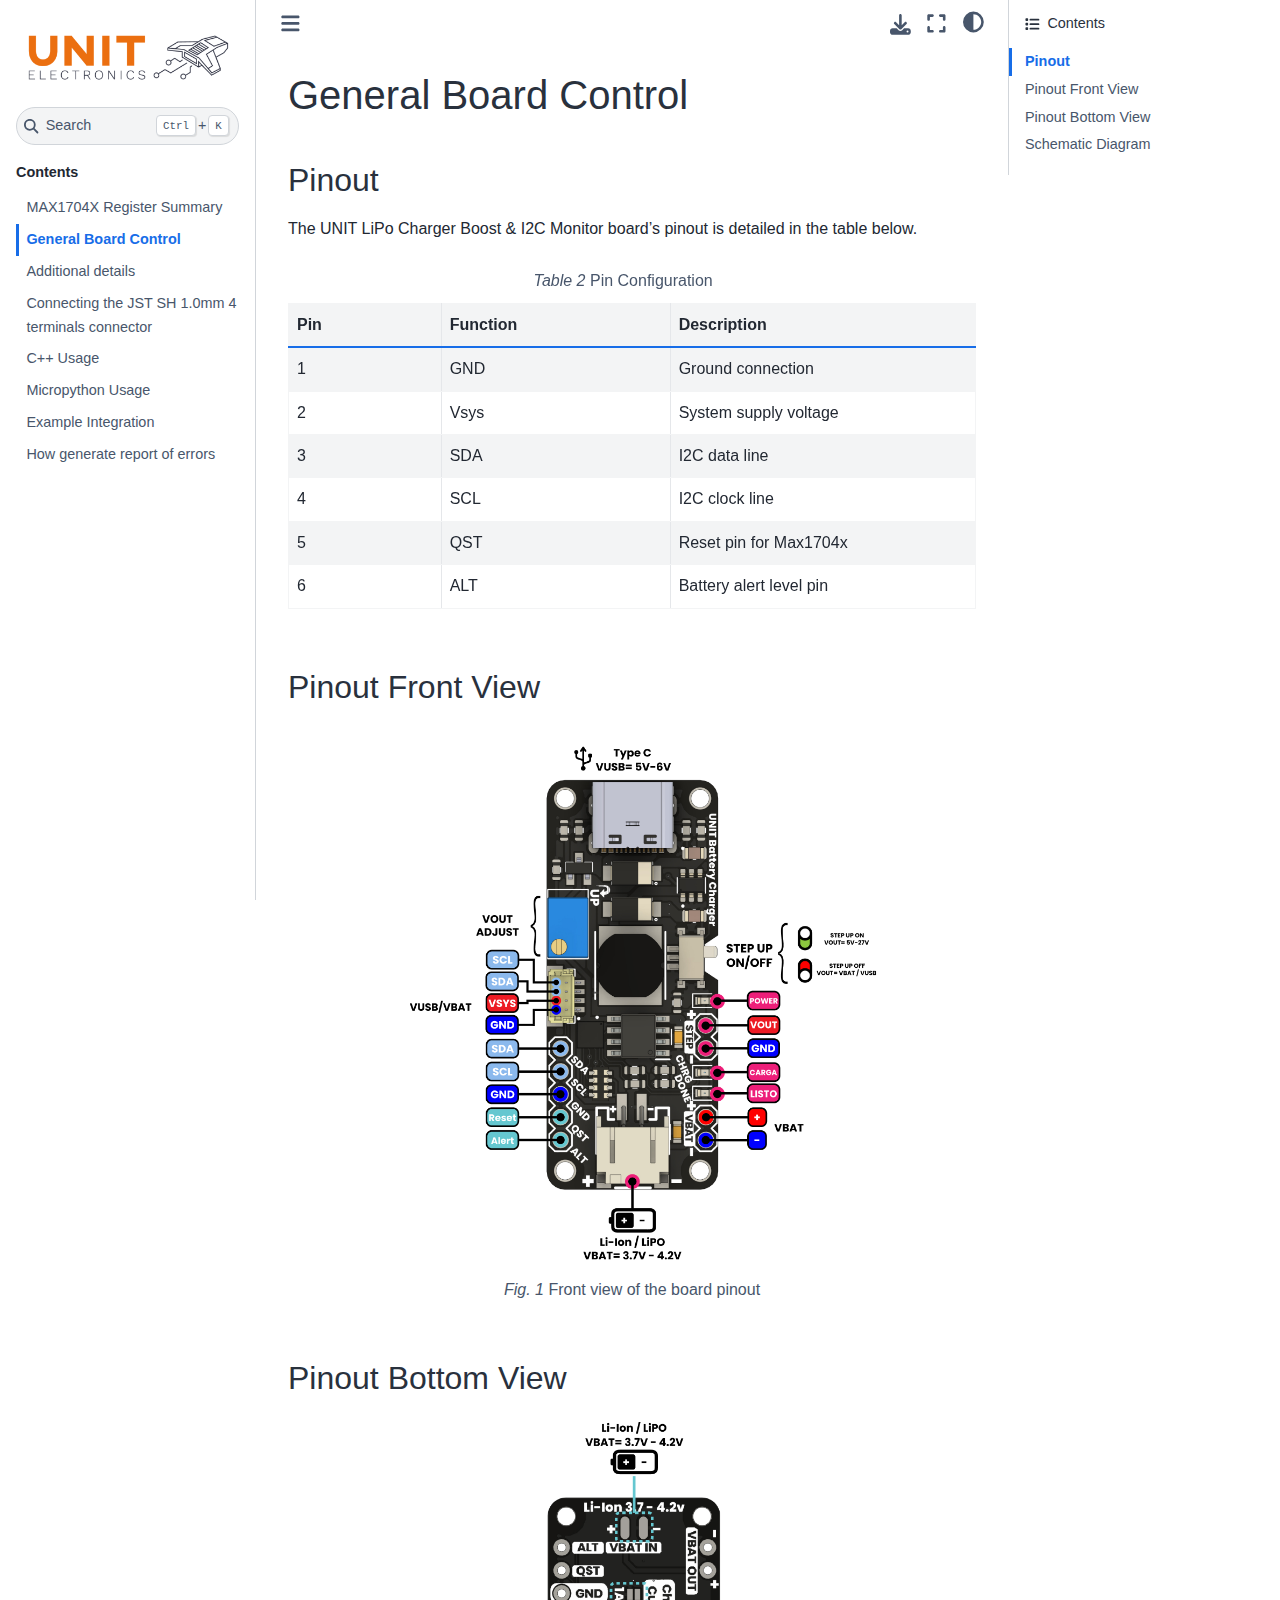
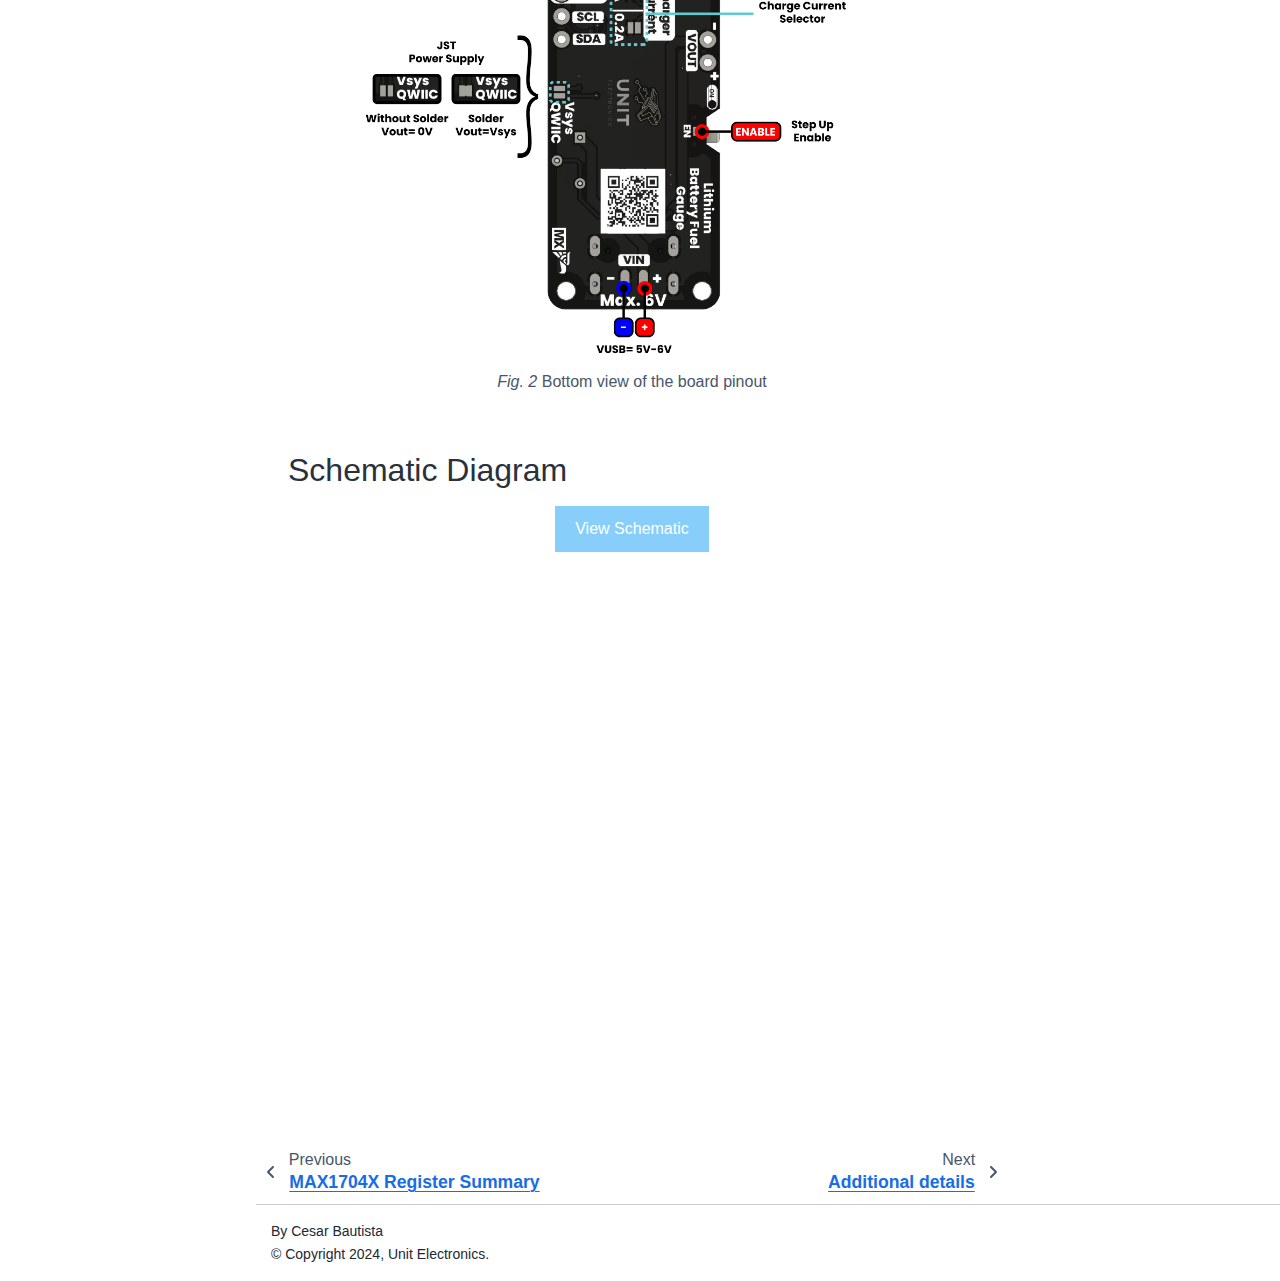
<file: docs/generalboardcontrol.html>
<!DOCTYPE html>


<html lang="en" data-content_root="./" >

  <head>
    <meta charset="utf-8" />
    <meta name="viewport" content="width=device-width, initial-scale=1.0" /><meta name="viewport" content="width=device-width, initial-scale=1" />

    <title>General Board Control &#8212; Unit MAX17048 LiPoly/Lilon Fuel Gauge 0.1.0 documentation</title>
  
  
  
  <script data-cfasync="false">
    document.documentElement.dataset.mode = localStorage.getItem("mode") || "";
    document.documentElement.dataset.theme = localStorage.getItem("theme") || "";
  </script>
  
  <!-- Loaded before other Sphinx assets -->
  <link href="_static/styles/theme.css?digest=dfe6caa3a7d634c4db9b" rel="stylesheet" />
<link href="_static/styles/bootstrap.css?digest=dfe6caa3a7d634c4db9b" rel="stylesheet" />
<link href="_static/styles/pydata-sphinx-theme.css?digest=dfe6caa3a7d634c4db9b" rel="stylesheet" />

  
  <link href="_static/vendor/fontawesome/6.5.2/css/all.min.css?digest=dfe6caa3a7d634c4db9b" rel="stylesheet" />
  <link rel="preload" as="font" type="font/woff2" crossorigin href="_static/vendor/fontawesome/6.5.2/webfonts/fa-solid-900.woff2" />
<link rel="preload" as="font" type="font/woff2" crossorigin href="_static/vendor/fontawesome/6.5.2/webfonts/fa-brands-400.woff2" />
<link rel="preload" as="font" type="font/woff2" crossorigin href="_static/vendor/fontawesome/6.5.2/webfonts/fa-regular-400.woff2" />

    <link rel="stylesheet" type="text/css" href="_static/pygments.css?v=a746c00c" />
    <link rel="stylesheet" type="text/css" href="_static/styles/sphinx-book-theme.css?v=a3416100" />
    <link rel="stylesheet" type="text/css" href="_static/togglebutton.css?v=13237357" />
    <link rel="stylesheet" type="text/css" href="_static/tabs.css?v=a5c4661c" />
    <link rel="stylesheet" type="text/css" href="_static/custom.css?v=07f796b5" />
  
  <!-- Pre-loaded scripts that we'll load fully later -->
  <link rel="preload" as="script" href="_static/scripts/bootstrap.js?digest=dfe6caa3a7d634c4db9b" />
<link rel="preload" as="script" href="_static/scripts/pydata-sphinx-theme.js?digest=dfe6caa3a7d634c4db9b" />
  <script src="_static/vendor/fontawesome/6.5.2/js/all.min.js?digest=dfe6caa3a7d634c4db9b"></script>

    <script src="_static/documentation_options.js?v=a1637f0b"></script>
    <script src="_static/doctools.js?v=9a2dae69"></script>
    <script src="_static/sphinx_highlight.js?v=dc90522c"></script>
    <script>let toggleHintShow = 'Click to show';</script>
    <script>let toggleHintHide = 'Click to hide';</script>
    <script>let toggleOpenOnPrint = 'true';</script>
    <script src="_static/togglebutton.js?v=4a39c7ea"></script>
    <script src="_static/scripts/sphinx-book-theme.js?v=887ef09a"></script>
    <script>var togglebuttonSelector = '.toggle, .admonition.dropdown';</script>
    <script>var togglebuttonSelector = '.toggle, .admonition.dropdown';</script>
    <script>DOCUMENTATION_OPTIONS.pagename = 'generalboardcontrol';</script>
    <link rel="author" title="About these documents" href="about.html" />
    <link rel="index" title="Index" href="genindex.html" />
    <link rel="search" title="Search" href="search.html" />
    <link rel="next" title="Additional details" href="curves.html" />
    <link rel="prev" title="MAX1704X Register Summary" href="about.html" />
  <meta name="viewport" content="width=device-width, initial-scale=1"/>
  <meta name="docsearch:language" content="en"/>
  </head>
  
  
  <body data-bs-spy="scroll" data-bs-target=".bd-toc-nav" data-offset="180" data-bs-root-margin="0px 0px -60%" data-default-mode="">

  
  
  <div id="pst-skip-link" class="skip-link d-print-none"><a href="#main-content">Skip to main content</a></div>
  
  <div id="pst-scroll-pixel-helper"></div>
  
  <button type="button" class="btn rounded-pill" id="pst-back-to-top">
    <i class="fa-solid fa-arrow-up"></i>Back to top</button>

  
  <input type="checkbox"
          class="sidebar-toggle"
          id="pst-primary-sidebar-checkbox"/>
  <label class="overlay overlay-primary" for="pst-primary-sidebar-checkbox"></label>
  
  <input type="checkbox"
          class="sidebar-toggle"
          id="pst-secondary-sidebar-checkbox"/>
  <label class="overlay overlay-secondary" for="pst-secondary-sidebar-checkbox"></label>
  
  <div class="search-button__wrapper">
    <div class="search-button__overlay"></div>
    <div class="search-button__search-container">
<form class="bd-search d-flex align-items-center"
      action="search.html"
      method="get">
  <i class="fa-solid fa-magnifying-glass"></i>
  <input type="search"
         class="form-control"
         name="q"
         id="search-input"
         placeholder="Search..."
         aria-label="Search..."
         autocomplete="off"
         autocorrect="off"
         autocapitalize="off"
         spellcheck="false"/>
  <span class="search-button__kbd-shortcut"><kbd class="kbd-shortcut__modifier">Ctrl</kbd>+<kbd>K</kbd></span>
</form></div>
  </div>

  <div class="pst-async-banner-revealer d-none">
  <aside id="bd-header-version-warning" class="d-none d-print-none" aria-label="Version warning"></aside>
</div>

  
    <header class="bd-header navbar navbar-expand-lg bd-navbar d-print-none">
    </header>
  

  <div class="bd-container">
    <div class="bd-container__inner bd-page-width">
      
      
      
      <div class="bd-sidebar-primary bd-sidebar">
        

  
  <div class="sidebar-header-items sidebar-primary__section">
    
    
    
    
  </div>
  
    <div class="sidebar-primary-items__start sidebar-primary__section">
        <div class="sidebar-primary-item">

  
    
  

<a class="navbar-brand logo" href="index.html">
  
  
  
  
  
    
    
      
    
    
    <img src="_static/Logo-UNIT_Web-04-800x182.png" class="logo__image only-light" alt="Unit MAX17048 LiPoly/Lilon Fuel Gauge 0.1.0 documentation - Home"/>
    <script>document.write(`<img src="_static/Logo-UNIT_Web-04-800x182.png" class="logo__image only-dark" alt="Unit MAX17048 LiPoly/Lilon Fuel Gauge 0.1.0 documentation - Home"/>`);</script>
  
  
</a></div>
        <div class="sidebar-primary-item">

 <script>
 document.write(`
   <button class="btn search-button-field search-button__button" title="Search" aria-label="Search" data-bs-placement="bottom" data-bs-toggle="tooltip">
    <i class="fa-solid fa-magnifying-glass"></i>
    <span class="search-button__default-text">Search</span>
    <span class="search-button__kbd-shortcut"><kbd class="kbd-shortcut__modifier">Ctrl</kbd>+<kbd class="kbd-shortcut__modifier">K</kbd></span>
   </button>
 `);
 </script></div>
        <div class="sidebar-primary-item"><nav class="bd-links bd-docs-nav" aria-label="Main">
    <div class="bd-toc-item navbar-nav active">
        <p aria-level="2" class="caption" role="heading"><span class="caption-text">Contents</span></p>
<ul class="current nav bd-sidenav">
<li class="toctree-l1"><a class="reference internal" href="about.html">MAX1704X Register Summary</a></li>
<li class="toctree-l1 current active"><a class="current reference internal" href="#">General Board Control</a></li>
<li class="toctree-l1"><a class="reference internal" href="curves.html">Additional details</a></li>

<li class="toctree-l1"><a class="reference internal" href="jst.html">Connecting the JST SH 1.0mm 4 terminals connector</a></li>
<li class="toctree-l1"><a class="reference internal" href="usage_c.html">C++ Usage</a></li>
<li class="toctree-l1"><a class="reference internal" href="usage_mp.html">Micropython Usage</a></li>
<li class="toctree-l1"><a class="reference internal" href="example.html">Example Integration</a></li>
<li class="toctree-l1"><a class="reference internal" href="report.html">How generate report of errors</a></li>
</ul>

    </div>
</nav></div>
    </div>
  
  
  <div class="sidebar-primary-items__end sidebar-primary__section">
  </div>
  
  <div id="rtd-footer-container"></div>


      </div>
      
      <main id="main-content" class="bd-main" role="main">
        
        

<div class="sbt-scroll-pixel-helper"></div>

          <div class="bd-content">
            <div class="bd-article-container">
              
              <div class="bd-header-article d-print-none">
<div class="header-article-items header-article__inner">
  
    <div class="header-article-items__start">
      
        <div class="header-article-item"><button class="sidebar-toggle primary-toggle btn btn-sm" title="Toggle primary sidebar" data-bs-placement="bottom" data-bs-toggle="tooltip">
  <span class="fa-solid fa-bars"></span>
</button></div>
      
    </div>
  
  
    <div class="header-article-items__end">
      
        <div class="header-article-item">

<div class="article-header-buttons">





<div class="dropdown dropdown-download-buttons">
  <button class="btn dropdown-toggle" type="button" data-bs-toggle="dropdown" aria-expanded="false" aria-label="Download this page">
    <i class="fas fa-download"></i>
  </button>
  <ul class="dropdown-menu">
      
      
      
      <li><a href="_sources/generalboardcontrol.rst" target="_blank"
   class="btn btn-sm btn-download-source-button dropdown-item"
   title="Download source file"
   data-bs-placement="left" data-bs-toggle="tooltip"
>
  

<span class="btn__icon-container">
  <i class="fas fa-file"></i>
  </span>
<span class="btn__text-container">.rst</span>
</a>
</li>
      
      
      
      
      <li>
<button onclick="window.print()"
  class="btn btn-sm btn-download-pdf-button dropdown-item"
  title="Print to PDF"
  data-bs-placement="left" data-bs-toggle="tooltip"
>
  

<span class="btn__icon-container">
  <i class="fas fa-file-pdf"></i>
  </span>
<span class="btn__text-container">.pdf</span>
</button>
</li>
      
  </ul>
</div>




<button onclick="toggleFullScreen()"
  class="btn btn-sm btn-fullscreen-button"
  title="Fullscreen mode"
  data-bs-placement="bottom" data-bs-toggle="tooltip"
>
  

<span class="btn__icon-container">
  <i class="fas fa-expand"></i>
  </span>

</button>



<script>
document.write(`
  <button class="btn btn-sm nav-link pst-navbar-icon theme-switch-button" title="light/dark" aria-label="light/dark" data-bs-placement="bottom" data-bs-toggle="tooltip">
    <i class="theme-switch fa-solid fa-sun fa-lg" data-mode="light"></i>
    <i class="theme-switch fa-solid fa-moon fa-lg" data-mode="dark"></i>
    <i class="theme-switch fa-solid fa-circle-half-stroke fa-lg" data-mode="auto"></i>
  </button>
`);
</script>


<script>
document.write(`
  <button class="btn btn-sm pst-navbar-icon search-button search-button__button" title="Search" aria-label="Search" data-bs-placement="bottom" data-bs-toggle="tooltip">
    <i class="fa-solid fa-magnifying-glass fa-lg"></i>
  </button>
`);
</script>
<button class="sidebar-toggle secondary-toggle btn btn-sm" title="Toggle secondary sidebar" data-bs-placement="bottom" data-bs-toggle="tooltip">
    <span class="fa-solid fa-list"></span>
</button>
</div></div>
      
    </div>
  
</div>
</div>
              
              

<div id="jb-print-docs-body" class="onlyprint">
    <h1>General Board Control</h1>
    <!-- Table of contents -->
    <div id="print-main-content">
        <div id="jb-print-toc">
            
            <div>
                <h2> Contents </h2>
            </div>
            <nav aria-label="Page">
                <ul class="visible nav section-nav flex-column">
<li class="toc-h2 nav-item toc-entry"><a class="reference internal nav-link" href="#pinout">Pinout</a></li>
<li class="toc-h2 nav-item toc-entry"><a class="reference internal nav-link" href="#pinout-front-view">Pinout Front View</a></li>
<li class="toc-h2 nav-item toc-entry"><a class="reference internal nav-link" href="#pinout-bottom-view">Pinout Bottom View</a></li>
<li class="toc-h2 nav-item toc-entry"><a class="reference internal nav-link" href="#schematic-diagram">Schematic Diagram</a></li>
</ul>
            </nav>
        </div>
    </div>
</div>

              
                
<div id="searchbox"></div>
                <article class="bd-article">
                  
  <section id="general-board-control">
<h1>General Board Control<a class="headerlink" href="#general-board-control" title="Link to this heading">#</a></h1>
<section id="pinout">
<h2>Pinout<a class="headerlink" href="#pinout" title="Link to this heading">#</a></h2>
<p>The UNIT LiPo Charger Boost &amp; I2C Monitor board’s pinout is detailed in the table below.</p>
<div class="pst-scrollable-table-container"><table class="table table-center" id="id1">
<caption><span class="caption-number">Table 2 </span><span class="caption-text">Pin Configuration</span><a class="headerlink" href="#id1" title="Link to this table">#</a></caption>
<colgroup>
<col style="width: 22.2%" />
<col style="width: 33.3%" />
<col style="width: 44.4%" />
</colgroup>
<thead>
<tr class="row-odd"><th class="head"><p>Pin</p></th>
<th class="head"><p>Function</p></th>
<th class="head"><p>Description</p></th>
</tr>
</thead>
<tbody>
<tr class="row-even"><td><p>1</p></td>
<td><p>GND</p></td>
<td><p>Ground connection</p></td>
</tr>
<tr class="row-odd"><td><p>2</p></td>
<td><p>Vsys</p></td>
<td><p>System supply voltage</p></td>
</tr>
<tr class="row-even"><td><p>3</p></td>
<td><p>SDA</p></td>
<td><p>I2C data line</p></td>
</tr>
<tr class="row-odd"><td><p>4</p></td>
<td><p>SCL</p></td>
<td><p>I2C clock line</p></td>
</tr>
<tr class="row-even"><td><p>5</p></td>
<td><p>QST</p></td>
<td><p>Reset pin for Max1704x</p></td>
</tr>
<tr class="row-odd"><td><p>6</p></td>
<td><p>ALT</p></td>
<td><p>Battery alert level pin</p></td>
</tr>
</tbody>
</table>
</div>
</section>
<section id="pinout-front-view">
<h2>Pinout Front View<a class="headerlink" href="#pinout-front-view" title="Link to this heading">#</a></h2>
<figure class="align-center" id="id2">
<a class="reference internal image-reference" href="_images/PinoutTop_EN.jpg"><img alt="UNIT LiPo Charger Boost &amp; I2C Monitor - Front View" src="_images/PinoutTop_EN.jpg" style="width: 80%;" /></a>
<figcaption>
<p><span class="caption-number">Fig. 1 </span><span class="caption-text">Front view of the board pinout</span><a class="headerlink" href="#id2" title="Link to this image">#</a></p>
</figcaption>
</figure>
</section>
<section id="pinout-bottom-view">
<h2>Pinout Bottom View<a class="headerlink" href="#pinout-bottom-view" title="Link to this heading">#</a></h2>
<figure class="align-center" id="id3">
<a class="reference internal image-reference" href="_images/PinoutBottom_EN.jpg"><img alt="UNIT LiPo Charger Boost &amp; I2C Monitor - Bottom View" src="_images/PinoutBottom_EN.jpg" style="width: 80%;" /></a>
<figcaption>
<p><span class="caption-number">Fig. 2 </span><span class="caption-text">Bottom view of the board pinout</span><a class="headerlink" href="#id3" title="Link to this image">#</a></p>
</figcaption>
</figure>
</section>
<section id="schematic-diagram">
<h2>Schematic Diagram<a class="headerlink" href="#schematic-diagram" title="Link to this heading">#</a></h2>
<div style="text-align: center;">
   <button style="background-color: #87cefa; color: white; border: none; padding: 10px 20px;" onclick="window.open('./_static/UNIT0001-SCH-UnitBatteryCharger-005-T.pdf', '_blank')"> View Schematic</button>
</div>
<br> </br>
<iframe src="./_static/UNIT0001-SCH-UnitBatteryCharger-005-T.pdf" style="width:100%; height:500px;" frameborder="1"></iframe>
<br> </br></section>
</section>


                </article>
              

              
              
              
              
                <footer class="prev-next-footer d-print-none">
                  
<div class="prev-next-area">
    <a class="left-prev"
       href="about.html"
       title="previous page">
      <i class="fa-solid fa-angle-left"></i>
      <div class="prev-next-info">
        <p class="prev-next-subtitle">previous</p>
        <p class="prev-next-title">MAX1704X Register Summary</p>
      </div>
    </a>
    <a class="right-next"
       href="curves.html"
       title="next page">
      <div class="prev-next-info">
        <p class="prev-next-subtitle">next</p>
        <p class="prev-next-title">Additional details</p>
      </div>
      <i class="fa-solid fa-angle-right"></i>
    </a>
</div>
                </footer>
              
            </div>
            
            
              
                <div class="bd-sidebar-secondary bd-toc"><div class="sidebar-secondary-items sidebar-secondary__inner">


  <div class="sidebar-secondary-item">
  <div class="page-toc tocsection onthispage">
    <i class="fa-solid fa-list"></i> Contents
  </div>
  <nav class="bd-toc-nav page-toc">
    <ul class="visible nav section-nav flex-column">
<li class="toc-h2 nav-item toc-entry"><a class="reference internal nav-link" href="#pinout">Pinout</a></li>
<li class="toc-h2 nav-item toc-entry"><a class="reference internal nav-link" href="#pinout-front-view">Pinout Front View</a></li>
<li class="toc-h2 nav-item toc-entry"><a class="reference internal nav-link" href="#pinout-bottom-view">Pinout Bottom View</a></li>
<li class="toc-h2 nav-item toc-entry"><a class="reference internal nav-link" href="#schematic-diagram">Schematic Diagram</a></li>
</ul>
  </nav></div>

</div></div>
              
            
          </div>
          <footer class="bd-footer-content">
            
<div class="bd-footer-content__inner container">
  
  <div class="footer-item">
    
<p class="component-author">
By Cesar Bautista
</p>

  </div>
  
  <div class="footer-item">
    

  <p class="copyright">
    
      © Copyright 2024, Unit Electronics.
      <br/>
    
  </p>

  </div>
  
  <div class="footer-item">
    
  </div>
  
  <div class="footer-item">
    
  </div>
  
</div>
          </footer>
        

      </main>
    </div>
  </div>
  
  <!-- Scripts loaded after <body> so the DOM is not blocked -->
  <script src="_static/scripts/bootstrap.js?digest=dfe6caa3a7d634c4db9b"></script>
<script src="_static/scripts/pydata-sphinx-theme.js?digest=dfe6caa3a7d634c4db9b"></script>

  <footer class="bd-footer">
  </footer>
  </body>
</html>
</file>
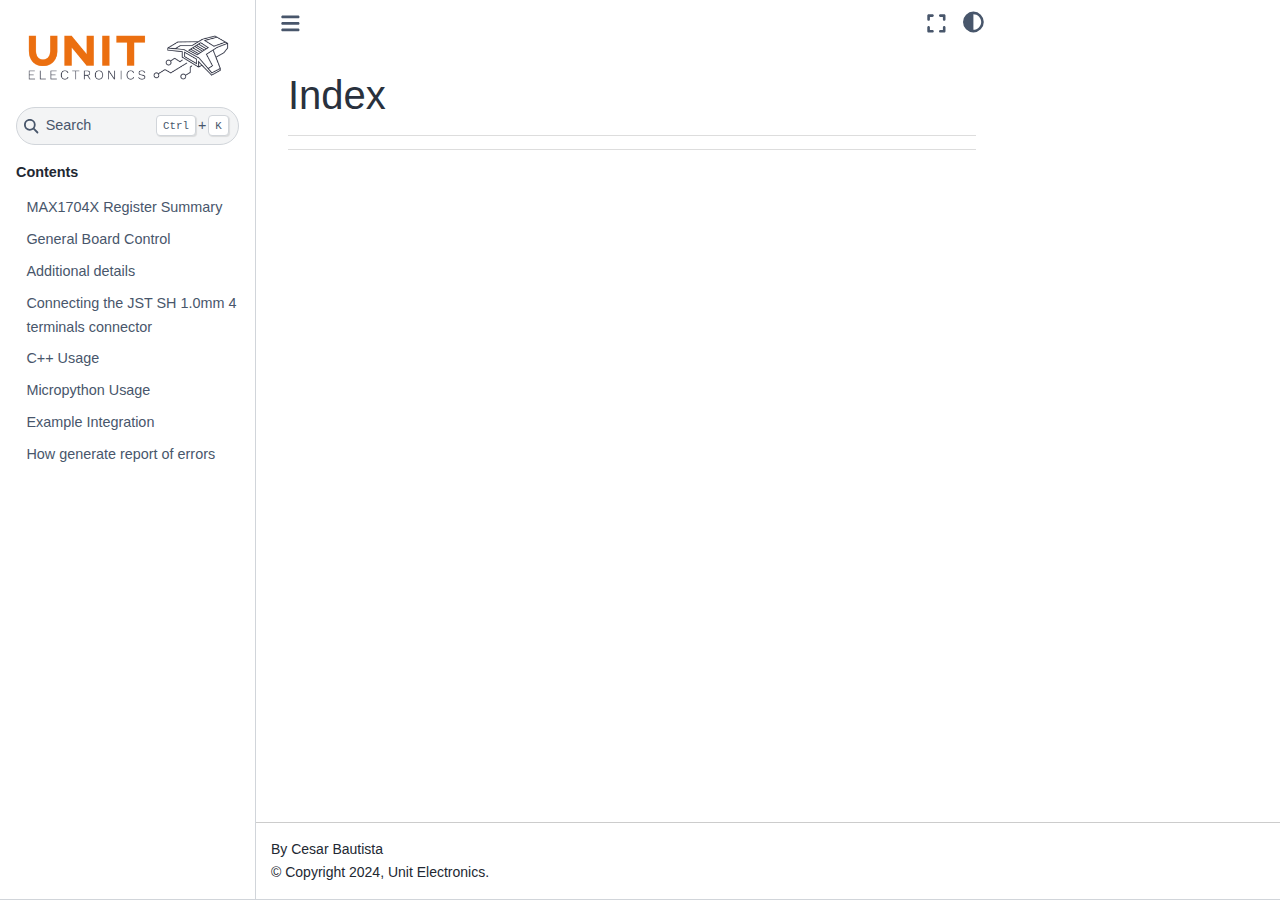
<file: docs/genindex.html>
<!DOCTYPE html>


<html lang="en" data-content_root="./" >

  <head>
    <meta charset="utf-8" />
    <meta name="viewport" content="width=device-width, initial-scale=1.0" />
    <title>Index &#8212; Unit MAX17048 LiPoly/Lilon Fuel Gauge 0.1.0 documentation</title>
  
  
  
  <script data-cfasync="false">
    document.documentElement.dataset.mode = localStorage.getItem("mode") || "";
    document.documentElement.dataset.theme = localStorage.getItem("theme") || "";
  </script>
  
  <!-- Loaded before other Sphinx assets -->
  <link href="_static/styles/theme.css?digest=dfe6caa3a7d634c4db9b" rel="stylesheet" />
<link href="_static/styles/bootstrap.css?digest=dfe6caa3a7d634c4db9b" rel="stylesheet" />
<link href="_static/styles/pydata-sphinx-theme.css?digest=dfe6caa3a7d634c4db9b" rel="stylesheet" />

  
  <link href="_static/vendor/fontawesome/6.5.2/css/all.min.css?digest=dfe6caa3a7d634c4db9b" rel="stylesheet" />
  <link rel="preload" as="font" type="font/woff2" crossorigin href="_static/vendor/fontawesome/6.5.2/webfonts/fa-solid-900.woff2" />
<link rel="preload" as="font" type="font/woff2" crossorigin href="_static/vendor/fontawesome/6.5.2/webfonts/fa-brands-400.woff2" />
<link rel="preload" as="font" type="font/woff2" crossorigin href="_static/vendor/fontawesome/6.5.2/webfonts/fa-regular-400.woff2" />

    <link rel="stylesheet" type="text/css" href="_static/pygments.css?v=a746c00c" />
    <link rel="stylesheet" type="text/css" href="_static/styles/sphinx-book-theme.css?v=a3416100" />
    <link rel="stylesheet" type="text/css" href="_static/togglebutton.css?v=13237357" />
    <link rel="stylesheet" type="text/css" href="_static/tabs.css?v=a5c4661c" />
    <link rel="stylesheet" type="text/css" href="_static/custom.css?v=07f796b5" />
  
  <!-- Pre-loaded scripts that we'll load fully later -->
  <link rel="preload" as="script" href="_static/scripts/bootstrap.js?digest=dfe6caa3a7d634c4db9b" />
<link rel="preload" as="script" href="_static/scripts/pydata-sphinx-theme.js?digest=dfe6caa3a7d634c4db9b" />
  <script src="_static/vendor/fontawesome/6.5.2/js/all.min.js?digest=dfe6caa3a7d634c4db9b"></script>

    <script src="_static/documentation_options.js?v=a1637f0b"></script>
    <script src="_static/doctools.js?v=9a2dae69"></script>
    <script src="_static/sphinx_highlight.js?v=dc90522c"></script>
    <script>let toggleHintShow = 'Click to show';</script>
    <script>let toggleHintHide = 'Click to hide';</script>
    <script>let toggleOpenOnPrint = 'true';</script>
    <script src="_static/togglebutton.js?v=4a39c7ea"></script>
    <script src="_static/tabs.js?v=3030b3cb"></script>
    <script src="_static/scripts/sphinx-book-theme.js?v=887ef09a"></script>
    <script>var togglebuttonSelector = '.toggle, .admonition.dropdown';</script>
    <script>var togglebuttonSelector = '.toggle, .admonition.dropdown';</script>
    <script>DOCUMENTATION_OPTIONS.pagename = 'genindex';</script>
    <link rel="author" title="About these documents" href="about.html" />
    <link rel="index" title="Index" href="#" />
    <link rel="search" title="Search" href="search.html" />
  <meta name="viewport" content="width=device-width, initial-scale=1"/>
  <meta name="docsearch:language" content="en"/>
  </head>
  
  
  <body data-bs-spy="scroll" data-bs-target=".bd-toc-nav" data-offset="180" data-bs-root-margin="0px 0px -60%" data-default-mode="">

  
  
  <div id="pst-skip-link" class="skip-link d-print-none"><a href="#main-content">Skip to main content</a></div>
  
  <div id="pst-scroll-pixel-helper"></div>
  
  <button type="button" class="btn rounded-pill" id="pst-back-to-top">
    <i class="fa-solid fa-arrow-up"></i>Back to top</button>

  
  <input type="checkbox"
          class="sidebar-toggle"
          id="pst-primary-sidebar-checkbox"/>
  <label class="overlay overlay-primary" for="pst-primary-sidebar-checkbox"></label>
  
  <input type="checkbox"
          class="sidebar-toggle"
          id="pst-secondary-sidebar-checkbox"/>
  <label class="overlay overlay-secondary" for="pst-secondary-sidebar-checkbox"></label>
  
  <div class="search-button__wrapper">
    <div class="search-button__overlay"></div>
    <div class="search-button__search-container">
<form class="bd-search d-flex align-items-center"
      action="search.html"
      method="get">
  <i class="fa-solid fa-magnifying-glass"></i>
  <input type="search"
         class="form-control"
         name="q"
         id="search-input"
         placeholder="Search..."
         aria-label="Search..."
         autocomplete="off"
         autocorrect="off"
         autocapitalize="off"
         spellcheck="false"/>
  <span class="search-button__kbd-shortcut"><kbd class="kbd-shortcut__modifier">Ctrl</kbd>+<kbd>K</kbd></span>
</form></div>
  </div>

  <div class="pst-async-banner-revealer d-none">
  <aside id="bd-header-version-warning" class="d-none d-print-none" aria-label="Version warning"></aside>
</div>

  
    <header class="bd-header navbar navbar-expand-lg bd-navbar d-print-none">
    </header>
  

  <div class="bd-container">
    <div class="bd-container__inner bd-page-width">
      
      
      
        
      
      <div class="bd-sidebar-primary bd-sidebar">
        

  
  <div class="sidebar-header-items sidebar-primary__section">
    
    
    
    
  </div>
  
    <div class="sidebar-primary-items__start sidebar-primary__section">
        <div class="sidebar-primary-item">

  
    
  

<a class="navbar-brand logo" href="index.html">
  
  
  
  
  
    
    
      
    
    
    <img src="_static/Logo-UNIT_Web-04-800x182.png" class="logo__image only-light" alt="Unit MAX17048 LiPoly/Lilon Fuel Gauge 0.1.0 documentation - Home"/>
    <script>document.write(`<img src="_static/Logo-UNIT_Web-04-800x182.png" class="logo__image only-dark" alt="Unit MAX17048 LiPoly/Lilon Fuel Gauge 0.1.0 documentation - Home"/>`);</script>
  
  
</a></div>
        <div class="sidebar-primary-item">

 <script>
 document.write(`
   <button class="btn search-button-field search-button__button" title="Search" aria-label="Search" data-bs-placement="bottom" data-bs-toggle="tooltip">
    <i class="fa-solid fa-magnifying-glass"></i>
    <span class="search-button__default-text">Search</span>
    <span class="search-button__kbd-shortcut"><kbd class="kbd-shortcut__modifier">Ctrl</kbd>+<kbd class="kbd-shortcut__modifier">K</kbd></span>
   </button>
 `);
 </script></div>
        <div class="sidebar-primary-item"><nav class="bd-links bd-docs-nav" aria-label="Main">
    <div class="bd-toc-item navbar-nav active">
        <p aria-level="2" class="caption" role="heading"><span class="caption-text">Contents</span></p>
<ul class="nav bd-sidenav">
<li class="toctree-l1"><a class="reference internal" href="about.html">MAX1704X Register Summary</a></li>
<li class="toctree-l1"><a class="reference internal" href="generalboardcontrol.html">General Board Control</a></li>
<li class="toctree-l1"><a class="reference internal" href="curves.html">Additional details</a></li>

<li class="toctree-l1"><a class="reference internal" href="jst.html">Connecting the JST SH 1.0mm 4 terminals connector</a></li>
<li class="toctree-l1"><a class="reference internal" href="usage_c.html">C++ Usage</a></li>
<li class="toctree-l1"><a class="reference internal" href="usage_mp.html">Micropython Usage</a></li>
<li class="toctree-l1"><a class="reference internal" href="example.html">Example Integration</a></li>
<li class="toctree-l1"><a class="reference internal" href="report.html">How generate report of errors</a></li>
</ul>

    </div>
</nav></div>
    </div>
  
  
  <div class="sidebar-primary-items__end sidebar-primary__section">
  </div>
  
  <div id="rtd-footer-container"></div>


      </div>
      
      <main id="main-content" class="bd-main" role="main">
        
        

<div class="sbt-scroll-pixel-helper"></div>

          <div class="bd-content">
            <div class="bd-article-container">
              
              <div class="bd-header-article d-print-none">
<div class="header-article-items header-article__inner">
  
    <div class="header-article-items__start">
      
        <div class="header-article-item"><button class="sidebar-toggle primary-toggle btn btn-sm" title="Toggle primary sidebar" data-bs-placement="bottom" data-bs-toggle="tooltip">
  <span class="fa-solid fa-bars"></span>
</button></div>
      
    </div>
  
  
    <div class="header-article-items__end">
      
        <div class="header-article-item">

<div class="article-header-buttons">



<button onclick="toggleFullScreen()"
  class="btn btn-sm btn-fullscreen-button"
  title="Fullscreen mode"
  data-bs-placement="bottom" data-bs-toggle="tooltip"
>
  

<span class="btn__icon-container">
  <i class="fas fa-expand"></i>
  </span>

</button>



<script>
document.write(`
  <button class="btn btn-sm nav-link pst-navbar-icon theme-switch-button" title="light/dark" aria-label="light/dark" data-bs-placement="bottom" data-bs-toggle="tooltip">
    <i class="theme-switch fa-solid fa-sun fa-lg" data-mode="light"></i>
    <i class="theme-switch fa-solid fa-moon fa-lg" data-mode="dark"></i>
    <i class="theme-switch fa-solid fa-circle-half-stroke fa-lg" data-mode="auto"></i>
  </button>
`);
</script>


<script>
document.write(`
  <button class="btn btn-sm pst-navbar-icon search-button search-button__button" title="Search" aria-label="Search" data-bs-placement="bottom" data-bs-toggle="tooltip">
    <i class="fa-solid fa-magnifying-glass fa-lg"></i>
  </button>
`);
</script>

</div></div>
      
    </div>
  
</div>
</div>
              
              

<div id="jb-print-docs-body" class="onlyprint">
    <h1></h1>
    <!-- Table of contents -->
    <div id="print-main-content">
        <div id="jb-print-toc">
            
        </div>
    </div>
</div>

              
                
<div id="searchbox"></div>
                <article class="bd-article">
                  

<h1 id="index">Index</h1>

<div class="genindex-jumpbox">
 
</div>


                </article>
              

              
              
              
              
                <footer class="prev-next-footer d-print-none">
                  
<div class="prev-next-area">
</div>
                </footer>
              
            </div>
            
            
              
            
          </div>
          <footer class="bd-footer-content">
            
<div class="bd-footer-content__inner container">
  
  <div class="footer-item">
    
<p class="component-author">
By Cesar Bautista
</p>

  </div>
  
  <div class="footer-item">
    

  <p class="copyright">
    
      © Copyright 2024, Unit Electronics.
      <br/>
    
  </p>

  </div>
  
  <div class="footer-item">
    
  </div>
  
  <div class="footer-item">
    
  </div>
  
</div>
          </footer>
        

      </main>
    </div>
  </div>
  
  <!-- Scripts loaded after <body> so the DOM is not blocked -->
  <script src="_static/scripts/bootstrap.js?digest=dfe6caa3a7d634c4db9b"></script>
<script src="_static/scripts/pydata-sphinx-theme.js?digest=dfe6caa3a7d634c4db9b"></script>

  <footer class="bd-footer">
  </footer>
  </body>
</html>
</file>
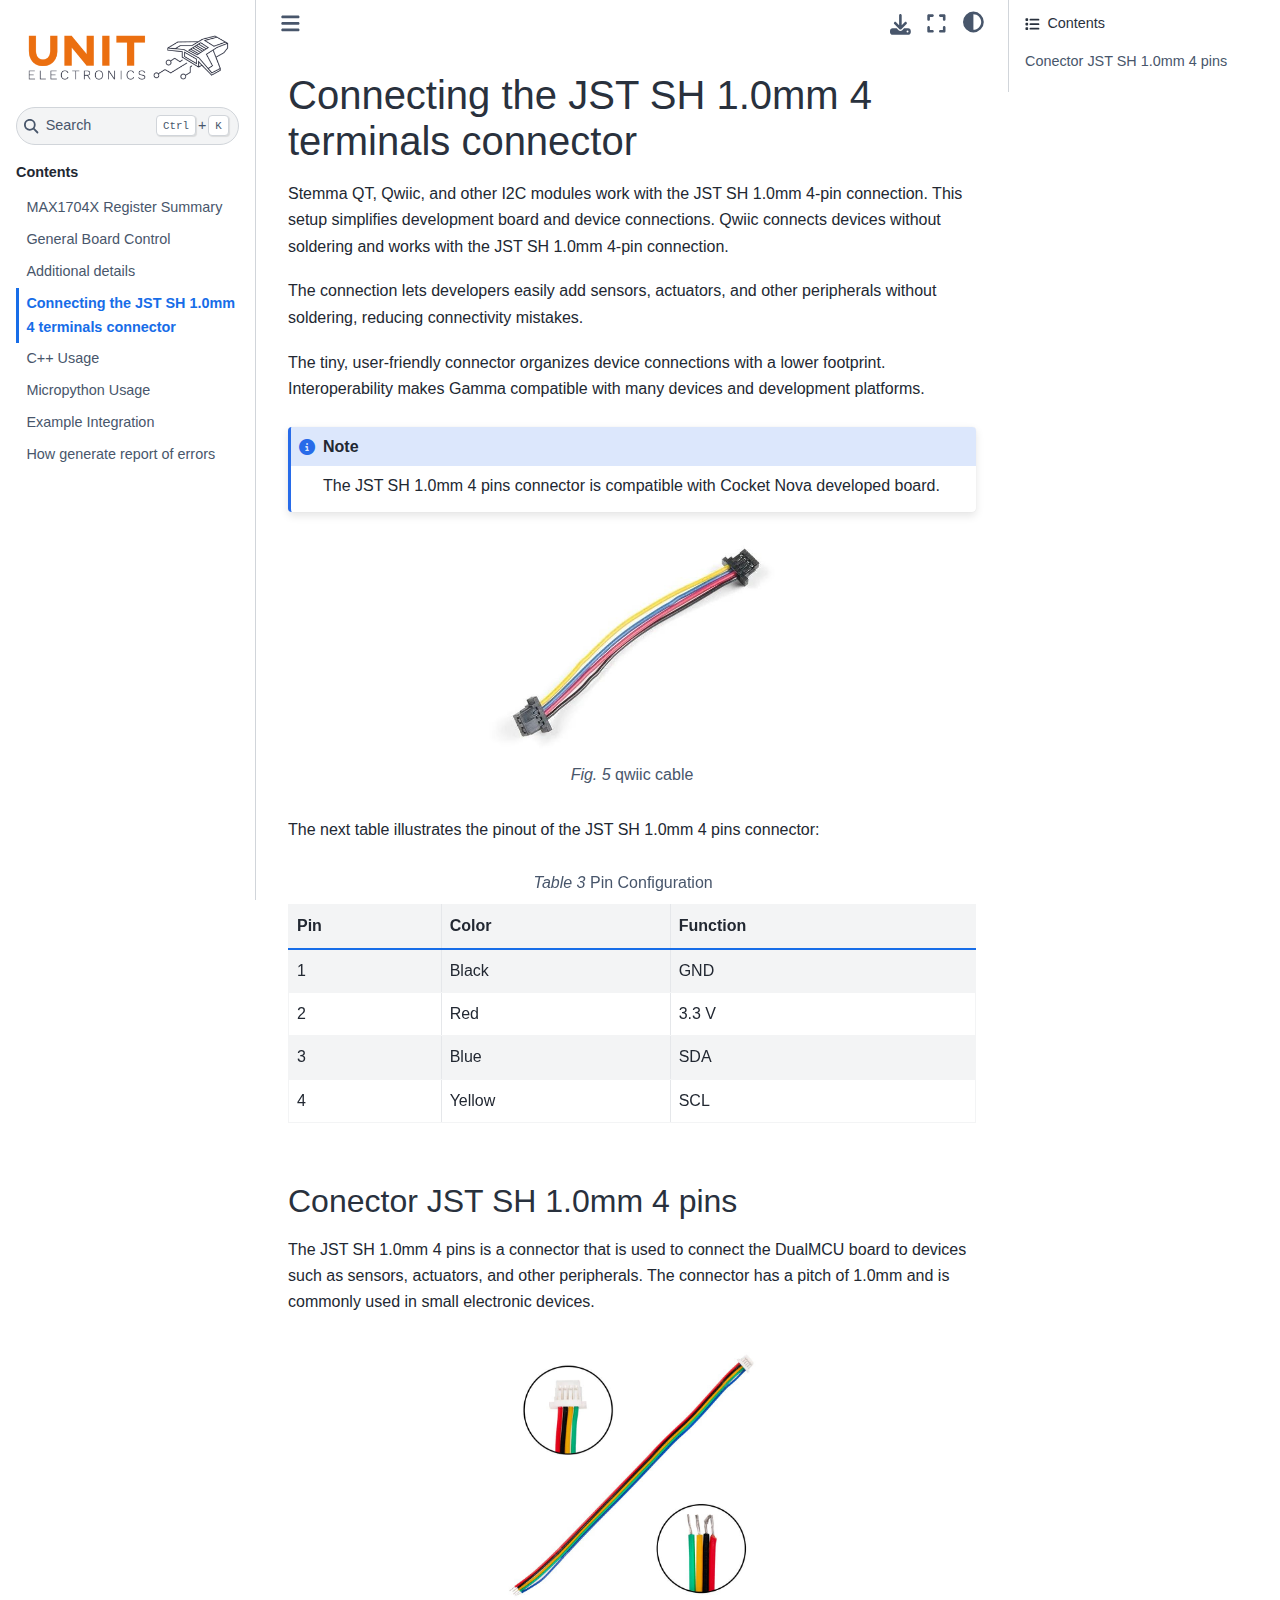
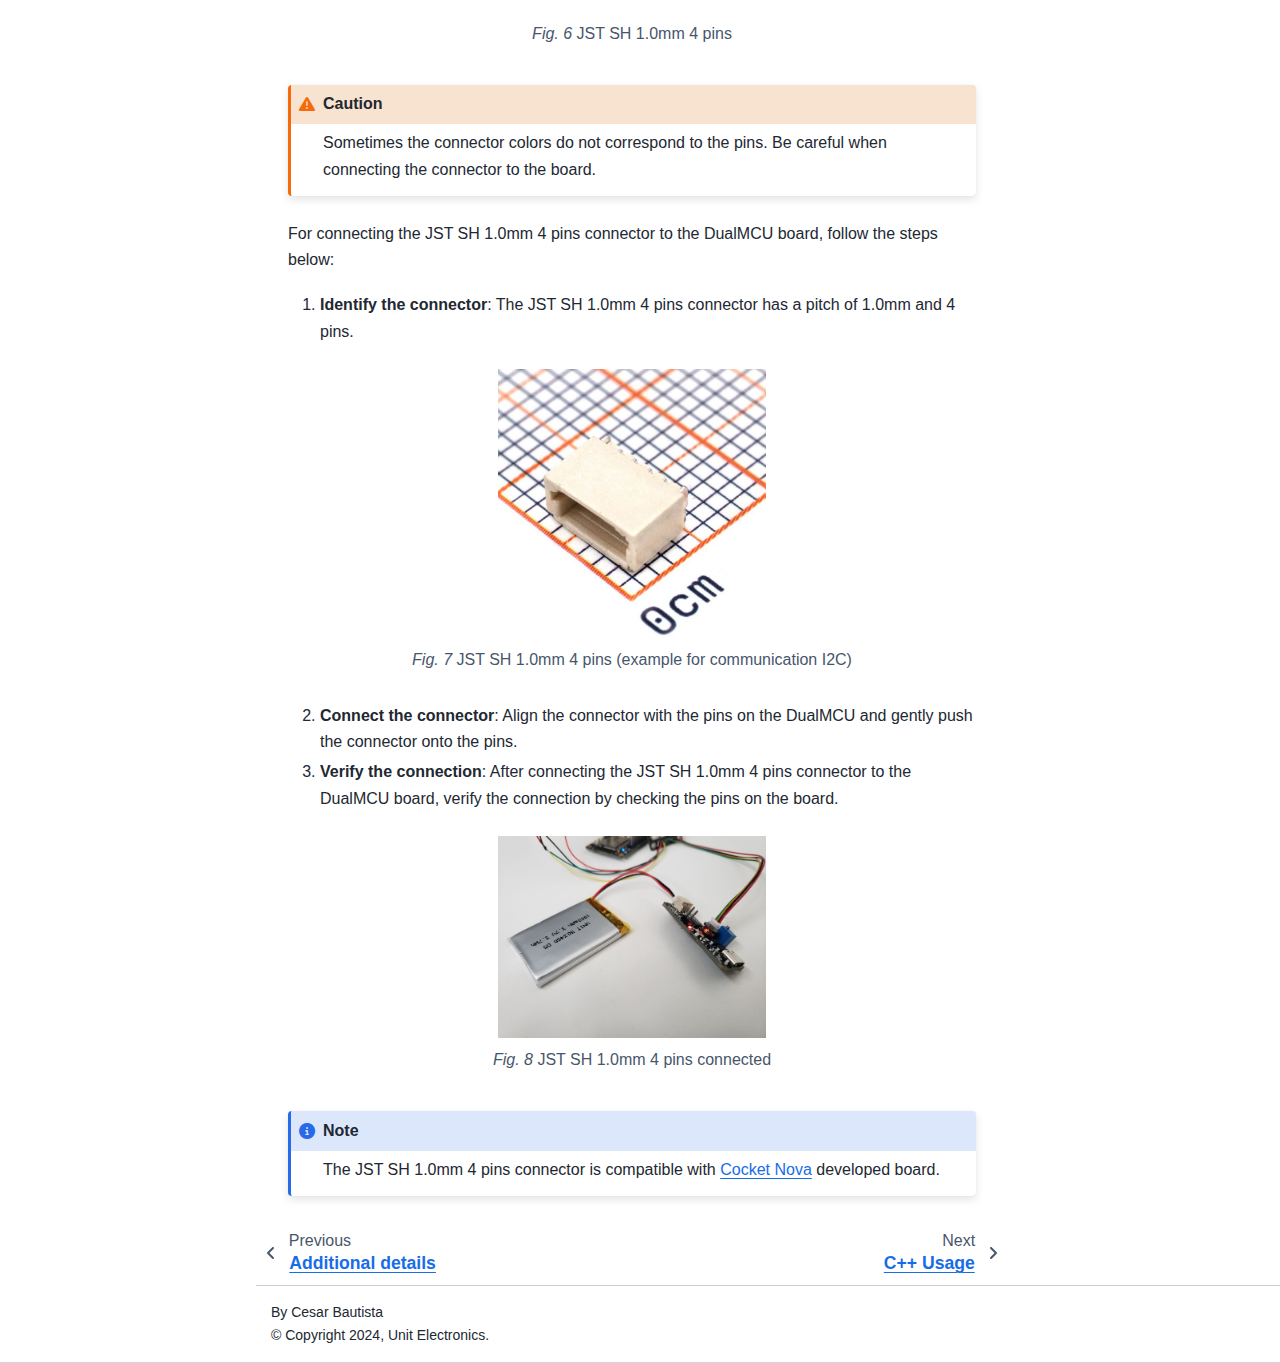
<file: docs/jst.html>
<!DOCTYPE html>


<html lang="en" data-content_root="./" >

  <head>
    <meta charset="utf-8" />
    <meta name="viewport" content="width=device-width, initial-scale=1.0" /><meta name="viewport" content="width=device-width, initial-scale=1" />

    <title>Connecting the JST SH 1.0mm 4 terminals connector &#8212; Unit MAX17048 LiPoly/Lilon Fuel Gauge 0.1.0 documentation</title>
  
  
  
  <script data-cfasync="false">
    document.documentElement.dataset.mode = localStorage.getItem("mode") || "";
    document.documentElement.dataset.theme = localStorage.getItem("theme") || "";
  </script>
  
  <!-- Loaded before other Sphinx assets -->
  <link href="_static/styles/theme.css?digest=dfe6caa3a7d634c4db9b" rel="stylesheet" />
<link href="_static/styles/bootstrap.css?digest=dfe6caa3a7d634c4db9b" rel="stylesheet" />
<link href="_static/styles/pydata-sphinx-theme.css?digest=dfe6caa3a7d634c4db9b" rel="stylesheet" />

  
  <link href="_static/vendor/fontawesome/6.5.2/css/all.min.css?digest=dfe6caa3a7d634c4db9b" rel="stylesheet" />
  <link rel="preload" as="font" type="font/woff2" crossorigin href="_static/vendor/fontawesome/6.5.2/webfonts/fa-solid-900.woff2" />
<link rel="preload" as="font" type="font/woff2" crossorigin href="_static/vendor/fontawesome/6.5.2/webfonts/fa-brands-400.woff2" />
<link rel="preload" as="font" type="font/woff2" crossorigin href="_static/vendor/fontawesome/6.5.2/webfonts/fa-regular-400.woff2" />

    <link rel="stylesheet" type="text/css" href="_static/pygments.css?v=a746c00c" />
    <link rel="stylesheet" type="text/css" href="_static/styles/sphinx-book-theme.css?v=a3416100" />
    <link rel="stylesheet" type="text/css" href="_static/togglebutton.css?v=13237357" />
    <link rel="stylesheet" type="text/css" href="_static/tabs.css?v=a5c4661c" />
    <link rel="stylesheet" type="text/css" href="_static/custom.css?v=07f796b5" />
  
  <!-- Pre-loaded scripts that we'll load fully later -->
  <link rel="preload" as="script" href="_static/scripts/bootstrap.js?digest=dfe6caa3a7d634c4db9b" />
<link rel="preload" as="script" href="_static/scripts/pydata-sphinx-theme.js?digest=dfe6caa3a7d634c4db9b" />
  <script src="_static/vendor/fontawesome/6.5.2/js/all.min.js?digest=dfe6caa3a7d634c4db9b"></script>

    <script src="_static/documentation_options.js?v=a1637f0b"></script>
    <script src="_static/doctools.js?v=9a2dae69"></script>
    <script src="_static/sphinx_highlight.js?v=dc90522c"></script>
    <script>let toggleHintShow = 'Click to show';</script>
    <script>let toggleHintHide = 'Click to hide';</script>
    <script>let toggleOpenOnPrint = 'true';</script>
    <script src="_static/togglebutton.js?v=4a39c7ea"></script>
    <script src="_static/scripts/sphinx-book-theme.js?v=887ef09a"></script>
    <script>var togglebuttonSelector = '.toggle, .admonition.dropdown';</script>
    <script>var togglebuttonSelector = '.toggle, .admonition.dropdown';</script>
    <script>DOCUMENTATION_OPTIONS.pagename = 'jst';</script>
    <link rel="author" title="About these documents" href="about.html" />
    <link rel="index" title="Index" href="genindex.html" />
    <link rel="search" title="Search" href="search.html" />
    <link rel="next" title="C++ Usage" href="usage_c.html" />
    <link rel="prev" title="Additional details" href="curves.html" />
  <meta name="viewport" content="width=device-width, initial-scale=1"/>
  <meta name="docsearch:language" content="en"/>
  </head>
  
  
  <body data-bs-spy="scroll" data-bs-target=".bd-toc-nav" data-offset="180" data-bs-root-margin="0px 0px -60%" data-default-mode="">

  
  
  <div id="pst-skip-link" class="skip-link d-print-none"><a href="#main-content">Skip to main content</a></div>
  
  <div id="pst-scroll-pixel-helper"></div>
  
  <button type="button" class="btn rounded-pill" id="pst-back-to-top">
    <i class="fa-solid fa-arrow-up"></i>Back to top</button>

  
  <input type="checkbox"
          class="sidebar-toggle"
          id="pst-primary-sidebar-checkbox"/>
  <label class="overlay overlay-primary" for="pst-primary-sidebar-checkbox"></label>
  
  <input type="checkbox"
          class="sidebar-toggle"
          id="pst-secondary-sidebar-checkbox"/>
  <label class="overlay overlay-secondary" for="pst-secondary-sidebar-checkbox"></label>
  
  <div class="search-button__wrapper">
    <div class="search-button__overlay"></div>
    <div class="search-button__search-container">
<form class="bd-search d-flex align-items-center"
      action="search.html"
      method="get">
  <i class="fa-solid fa-magnifying-glass"></i>
  <input type="search"
         class="form-control"
         name="q"
         id="search-input"
         placeholder="Search..."
         aria-label="Search..."
         autocomplete="off"
         autocorrect="off"
         autocapitalize="off"
         spellcheck="false"/>
  <span class="search-button__kbd-shortcut"><kbd class="kbd-shortcut__modifier">Ctrl</kbd>+<kbd>K</kbd></span>
</form></div>
  </div>

  <div class="pst-async-banner-revealer d-none">
  <aside id="bd-header-version-warning" class="d-none d-print-none" aria-label="Version warning"></aside>
</div>

  
    <header class="bd-header navbar navbar-expand-lg bd-navbar d-print-none">
    </header>
  

  <div class="bd-container">
    <div class="bd-container__inner bd-page-width">
      
      
      
      <div class="bd-sidebar-primary bd-sidebar">
        

  
  <div class="sidebar-header-items sidebar-primary__section">
    
    
    
    
  </div>
  
    <div class="sidebar-primary-items__start sidebar-primary__section">
        <div class="sidebar-primary-item">

  
    
  

<a class="navbar-brand logo" href="index.html">
  
  
  
  
  
    
    
      
    
    
    <img src="_static/Logo-UNIT_Web-04-800x182.png" class="logo__image only-light" alt="Unit MAX17048 LiPoly/Lilon Fuel Gauge 0.1.0 documentation - Home"/>
    <script>document.write(`<img src="_static/Logo-UNIT_Web-04-800x182.png" class="logo__image only-dark" alt="Unit MAX17048 LiPoly/Lilon Fuel Gauge 0.1.0 documentation - Home"/>`);</script>
  
  
</a></div>
        <div class="sidebar-primary-item">

 <script>
 document.write(`
   <button class="btn search-button-field search-button__button" title="Search" aria-label="Search" data-bs-placement="bottom" data-bs-toggle="tooltip">
    <i class="fa-solid fa-magnifying-glass"></i>
    <span class="search-button__default-text">Search</span>
    <span class="search-button__kbd-shortcut"><kbd class="kbd-shortcut__modifier">Ctrl</kbd>+<kbd class="kbd-shortcut__modifier">K</kbd></span>
   </button>
 `);
 </script></div>
        <div class="sidebar-primary-item"><nav class="bd-links bd-docs-nav" aria-label="Main">
    <div class="bd-toc-item navbar-nav active">
        <p aria-level="2" class="caption" role="heading"><span class="caption-text">Contents</span></p>
<ul class="current nav bd-sidenav">
<li class="toctree-l1"><a class="reference internal" href="about.html">MAX1704X Register Summary</a></li>
<li class="toctree-l1"><a class="reference internal" href="generalboardcontrol.html">General Board Control</a></li>
<li class="toctree-l1"><a class="reference internal" href="curves.html">Additional details</a></li>

<li class="toctree-l1 current active"><a class="current reference internal" href="#">Connecting the JST SH 1.0mm 4 terminals connector</a></li>
<li class="toctree-l1"><a class="reference internal" href="usage_c.html">C++ Usage</a></li>
<li class="toctree-l1"><a class="reference internal" href="usage_mp.html">Micropython Usage</a></li>
<li class="toctree-l1"><a class="reference internal" href="example.html">Example Integration</a></li>
<li class="toctree-l1"><a class="reference internal" href="report.html">How generate report of errors</a></li>
</ul>

    </div>
</nav></div>
    </div>
  
  
  <div class="sidebar-primary-items__end sidebar-primary__section">
  </div>
  
  <div id="rtd-footer-container"></div>


      </div>
      
      <main id="main-content" class="bd-main" role="main">
        
        

<div class="sbt-scroll-pixel-helper"></div>

          <div class="bd-content">
            <div class="bd-article-container">
              
              <div class="bd-header-article d-print-none">
<div class="header-article-items header-article__inner">
  
    <div class="header-article-items__start">
      
        <div class="header-article-item"><button class="sidebar-toggle primary-toggle btn btn-sm" title="Toggle primary sidebar" data-bs-placement="bottom" data-bs-toggle="tooltip">
  <span class="fa-solid fa-bars"></span>
</button></div>
      
    </div>
  
  
    <div class="header-article-items__end">
      
        <div class="header-article-item">

<div class="article-header-buttons">





<div class="dropdown dropdown-download-buttons">
  <button class="btn dropdown-toggle" type="button" data-bs-toggle="dropdown" aria-expanded="false" aria-label="Download this page">
    <i class="fas fa-download"></i>
  </button>
  <ul class="dropdown-menu">
      
      
      
      <li><a href="_sources/jst.rst" target="_blank"
   class="btn btn-sm btn-download-source-button dropdown-item"
   title="Download source file"
   data-bs-placement="left" data-bs-toggle="tooltip"
>
  

<span class="btn__icon-container">
  <i class="fas fa-file"></i>
  </span>
<span class="btn__text-container">.rst</span>
</a>
</li>
      
      
      
      
      <li>
<button onclick="window.print()"
  class="btn btn-sm btn-download-pdf-button dropdown-item"
  title="Print to PDF"
  data-bs-placement="left" data-bs-toggle="tooltip"
>
  

<span class="btn__icon-container">
  <i class="fas fa-file-pdf"></i>
  </span>
<span class="btn__text-container">.pdf</span>
</button>
</li>
      
  </ul>
</div>




<button onclick="toggleFullScreen()"
  class="btn btn-sm btn-fullscreen-button"
  title="Fullscreen mode"
  data-bs-placement="bottom" data-bs-toggle="tooltip"
>
  

<span class="btn__icon-container">
  <i class="fas fa-expand"></i>
  </span>

</button>



<script>
document.write(`
  <button class="btn btn-sm nav-link pst-navbar-icon theme-switch-button" title="light/dark" aria-label="light/dark" data-bs-placement="bottom" data-bs-toggle="tooltip">
    <i class="theme-switch fa-solid fa-sun fa-lg" data-mode="light"></i>
    <i class="theme-switch fa-solid fa-moon fa-lg" data-mode="dark"></i>
    <i class="theme-switch fa-solid fa-circle-half-stroke fa-lg" data-mode="auto"></i>
  </button>
`);
</script>


<script>
document.write(`
  <button class="btn btn-sm pst-navbar-icon search-button search-button__button" title="Search" aria-label="Search" data-bs-placement="bottom" data-bs-toggle="tooltip">
    <i class="fa-solid fa-magnifying-glass fa-lg"></i>
  </button>
`);
</script>
<button class="sidebar-toggle secondary-toggle btn btn-sm" title="Toggle secondary sidebar" data-bs-placement="bottom" data-bs-toggle="tooltip">
    <span class="fa-solid fa-list"></span>
</button>
</div></div>
      
    </div>
  
</div>
</div>
              
              

<div id="jb-print-docs-body" class="onlyprint">
    <h1>Connecting the JST SH 1.0mm 4 terminals connector</h1>
    <!-- Table of contents -->
    <div id="print-main-content">
        <div id="jb-print-toc">
            
            <div>
                <h2> Contents </h2>
            </div>
            <nav aria-label="Page">
                <ul class="visible nav section-nav flex-column">
<li class="toc-h2 nav-item toc-entry"><a class="reference internal nav-link" href="#conector-jst-sh-1-0mm-4-pins">Conector JST SH 1.0mm 4 pins</a></li>
</ul>
            </nav>
        </div>
    </div>
</div>

              
                
<div id="searchbox"></div>
                <article class="bd-article">
                  
  <section id="connecting-the-jst-sh-1-0mm-4-terminals-connector">
<h1>Connecting the JST SH 1.0mm 4 terminals connector<a class="headerlink" href="#connecting-the-jst-sh-1-0mm-4-terminals-connector" title="Link to this heading">#</a></h1>
<p>Stemma QT, Qwiic, and other I2C modules work with the JST SH 1.0mm 4-pin connection. This setup simplifies development board and device connections. Qwiic connects devices without soldering and works with the JST SH 1.0mm 4-pin connection.</p>
<p>The connection lets developers easily add sensors, actuators, and other peripherals without soldering, reducing connectivity mistakes.</p>
<p>The tiny, user-friendly connector organizes device connections with a lower footprint.
Interoperability makes Gamma compatible with many devices and development platforms.</p>
<div class="admonition note">
<p class="admonition-title">Note</p>
<p>The JST SH 1.0mm 4 pins connector is compatible with Cocket Nova developed board.</p>
</div>
<figure class="align-center" id="id1">
<a class="reference internal image-reference" href="_images/qwiic2.jpeg"><img alt="JST SH 1.0mm 4 pins" src="_images/qwiic2.jpeg" style="width: 60%;" /></a>
<figcaption>
<p><span class="caption-number">Fig. 5 </span><span class="caption-text">qwiic cable</span><a class="headerlink" href="#id1" title="Link to this image">#</a></p>
</figcaption>
</figure>
<p>The next table illustrates the pinout of the JST SH 1.0mm 4 pins connector:</p>
<div class="pst-scrollable-table-container"><table class="table table-center" id="id2">
<caption><span class="caption-number">Table 3 </span><span class="caption-text">Pin Configuration</span><a class="headerlink" href="#id2" title="Link to this table">#</a></caption>
<colgroup>
<col style="width: 22.2%" />
<col style="width: 33.3%" />
<col style="width: 44.4%" />
</colgroup>
<thead>
<tr class="row-odd"><th class="head"><p>Pin</p></th>
<th class="head"><p>Color</p></th>
<th class="head"><p>Function</p></th>
</tr>
</thead>
<tbody>
<tr class="row-even"><td><p>1</p></td>
<td><p>Black</p></td>
<td><p>GND</p></td>
</tr>
<tr class="row-odd"><td><p>2</p></td>
<td><p>Red</p></td>
<td><p>3.3 V</p></td>
</tr>
<tr class="row-even"><td><p>3</p></td>
<td><p>Blue</p></td>
<td><p>SDA</p></td>
</tr>
<tr class="row-odd"><td><p>4</p></td>
<td><p>Yellow</p></td>
<td><p>SCL</p></td>
</tr>
</tbody>
</table>
</div>
<section id="conector-jst-sh-1-0mm-4-pins">
<h2>Conector JST SH 1.0mm 4 pins<a class="headerlink" href="#conector-jst-sh-1-0mm-4-pins" title="Link to this heading">#</a></h2>
<p>The JST SH 1.0mm 4 pins is a connector that is used to connect the DualMCU  board to devices such as sensors, actuators, and other peripherals.
The connector has a pitch of 1.0mm and is commonly used in small electronic devices.</p>
<figure class="align-center" id="id3">
<a class="reference internal image-reference" href="_images/jst.jpg"><img alt="JST SH 1.0mm 4 pins" src="_images/jst.jpg" style="width: 40%;" /></a>
<figcaption>
<p><span class="caption-number">Fig. 6 </span><span class="caption-text">JST SH 1.0mm 4 pins</span><a class="headerlink" href="#id3" title="Link to this image">#</a></p>
</figcaption>
</figure>
<div class="admonition caution">
<p class="admonition-title">Caution</p>
<p>Sometimes the connector colors do not correspond to the pins. Be careful when connecting the connector to the board.</p>
</div>
<p>For connecting the JST SH 1.0mm 4 pins connector to the DualMCU  board, follow the steps below:</p>
<ol class="arabic simple">
<li><p><strong>Identify the connector</strong>: The JST SH 1.0mm 4 pins connector has a pitch of 1.0mm and 4 pins.</p></li>
</ol>
<figure class="align-center" id="id4">
<a class="reference internal image-reference" href="_images/AR2422-Conector-molex-4-pines-Horizontal-C145956-V2-2.jpg"><img alt="JST SH 1.0mm 4 pins" src="_images/AR2422-Conector-molex-4-pines-Horizontal-C145956-V2-2.jpg" style="width: 40%;" /></a>
<figcaption>
<p><span class="caption-number">Fig. 7 </span><span class="caption-text">JST SH 1.0mm 4 pins (example for communication I2C)</span><a class="headerlink" href="#id4" title="Link to this image">#</a></p>
</figcaption>
</figure>
<ol class="arabic simple" start="2">
<li><p><strong>Connect the connector</strong>: Align the connector with the pins on the DualMCU and gently push the connector onto the pins.</p></li>
<li><p><strong>Verify the connection</strong>: After connecting the JST SH 1.0mm 4 pins connector to the DualMCU board, verify the connection by checking the pins on the board.</p></li>
</ol>
<figure class="align-center" id="id5">
<span id="figure-jst-connected"></span><a class="reference internal image-reference" href="_images/board1.jpg"><img alt="JST SH 1.0mm 4 pins connected" src="_images/board1.jpg" style="width: 40%;" /></a>
<figcaption>
<p><span class="caption-number">Fig. 8 </span><span class="caption-text">JST SH 1.0mm 4 pins connected</span><a class="headerlink" href="#id5" title="Link to this image">#</a></p>
</figcaption>
</figure>
<div class="admonition note">
<p class="admonition-title">Note</p>
<p>The JST SH 1.0mm 4 pins connector is compatible with <a class="reference external" href="https://uelectronics.com/producto/unit-cocket-nova-ch552g-tarjeta-de-desarrollo/">Cocket Nova</a> developed board.</p>
</div>
</section>
</section>


                </article>
              

              
              
              
              
                <footer class="prev-next-footer d-print-none">
                  
<div class="prev-next-area">
    <a class="left-prev"
       href="curves.html"
       title="previous page">
      <i class="fa-solid fa-angle-left"></i>
      <div class="prev-next-info">
        <p class="prev-next-subtitle">previous</p>
        <p class="prev-next-title">Additional details</p>
      </div>
    </a>
    <a class="right-next"
       href="usage_c.html"
       title="next page">
      <div class="prev-next-info">
        <p class="prev-next-subtitle">next</p>
        <p class="prev-next-title">C++ Usage</p>
      </div>
      <i class="fa-solid fa-angle-right"></i>
    </a>
</div>
                </footer>
              
            </div>
            
            
              
                <div class="bd-sidebar-secondary bd-toc"><div class="sidebar-secondary-items sidebar-secondary__inner">


  <div class="sidebar-secondary-item">
  <div class="page-toc tocsection onthispage">
    <i class="fa-solid fa-list"></i> Contents
  </div>
  <nav class="bd-toc-nav page-toc">
    <ul class="visible nav section-nav flex-column">
<li class="toc-h2 nav-item toc-entry"><a class="reference internal nav-link" href="#conector-jst-sh-1-0mm-4-pins">Conector JST SH 1.0mm 4 pins</a></li>
</ul>
  </nav></div>

</div></div>
              
            
          </div>
          <footer class="bd-footer-content">
            
<div class="bd-footer-content__inner container">
  
  <div class="footer-item">
    
<p class="component-author">
By Cesar Bautista
</p>

  </div>
  
  <div class="footer-item">
    

  <p class="copyright">
    
      © Copyright 2024, Unit Electronics.
      <br/>
    
  </p>

  </div>
  
  <div class="footer-item">
    
  </div>
  
  <div class="footer-item">
    
  </div>
  
</div>
          </footer>
        

      </main>
    </div>
  </div>
  
  <!-- Scripts loaded after <body> so the DOM is not blocked -->
  <script src="_static/scripts/bootstrap.js?digest=dfe6caa3a7d634c4db9b"></script>
<script src="_static/scripts/pydata-sphinx-theme.js?digest=dfe6caa3a7d634c4db9b"></script>

  <footer class="bd-footer">
  </footer>
  </body>
</html>
</file>
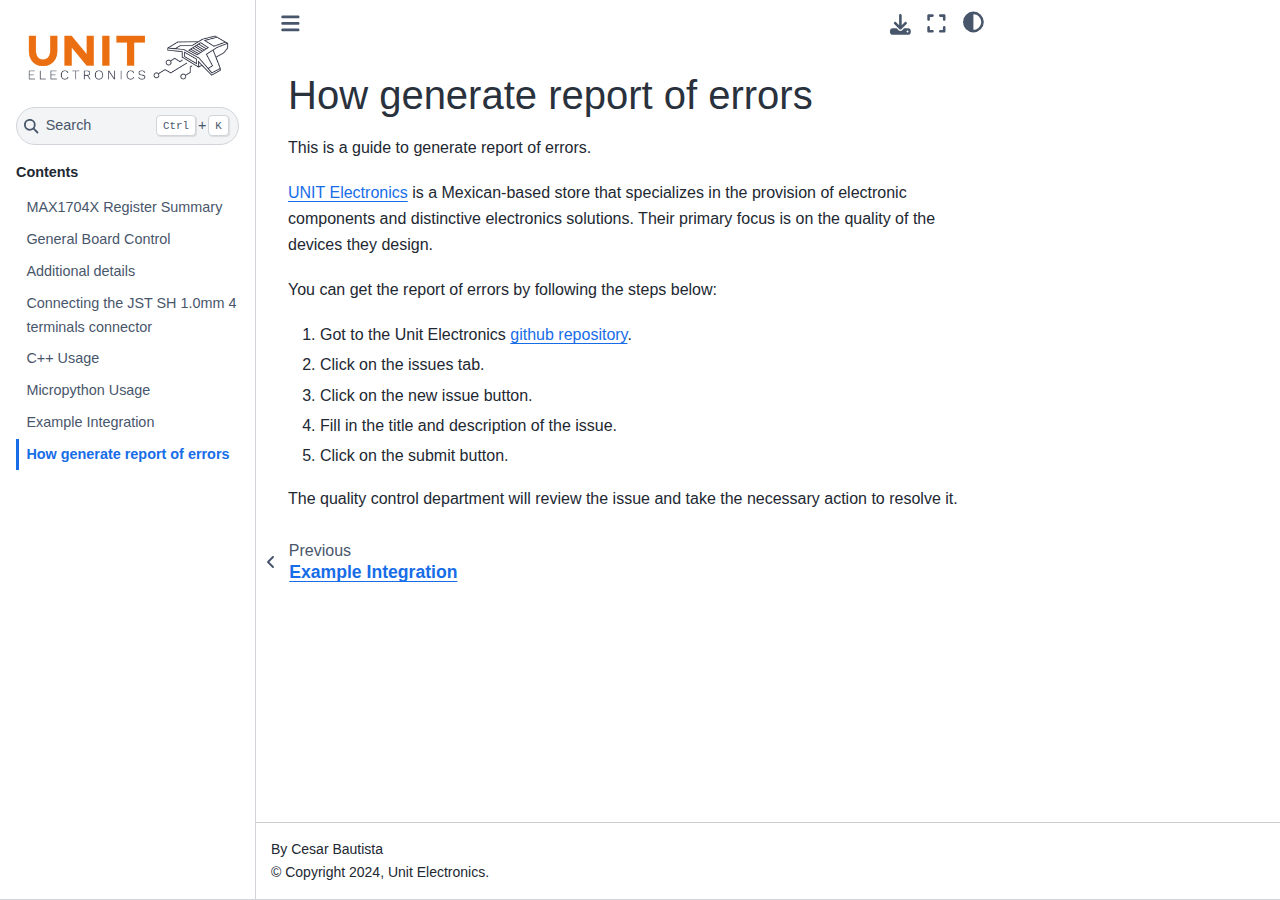
<file: docs/report.html>
<!DOCTYPE html>


<html lang="en" data-content_root="./" >

  <head>
    <meta charset="utf-8" />
    <meta name="viewport" content="width=device-width, initial-scale=1.0" /><meta name="viewport" content="width=device-width, initial-scale=1" />

    <title>How generate report of errors &#8212; Unit MAX17048 LiPoly/Lilon Fuel Gauge 0.1.0 documentation</title>
  
  
  
  <script data-cfasync="false">
    document.documentElement.dataset.mode = localStorage.getItem("mode") || "";
    document.documentElement.dataset.theme = localStorage.getItem("theme") || "";
  </script>
  
  <!-- Loaded before other Sphinx assets -->
  <link href="_static/styles/theme.css?digest=dfe6caa3a7d634c4db9b" rel="stylesheet" />
<link href="_static/styles/bootstrap.css?digest=dfe6caa3a7d634c4db9b" rel="stylesheet" />
<link href="_static/styles/pydata-sphinx-theme.css?digest=dfe6caa3a7d634c4db9b" rel="stylesheet" />

  
  <link href="_static/vendor/fontawesome/6.5.2/css/all.min.css?digest=dfe6caa3a7d634c4db9b" rel="stylesheet" />
  <link rel="preload" as="font" type="font/woff2" crossorigin href="_static/vendor/fontawesome/6.5.2/webfonts/fa-solid-900.woff2" />
<link rel="preload" as="font" type="font/woff2" crossorigin href="_static/vendor/fontawesome/6.5.2/webfonts/fa-brands-400.woff2" />
<link rel="preload" as="font" type="font/woff2" crossorigin href="_static/vendor/fontawesome/6.5.2/webfonts/fa-regular-400.woff2" />

    <link rel="stylesheet" type="text/css" href="_static/pygments.css?v=a746c00c" />
    <link rel="stylesheet" type="text/css" href="_static/styles/sphinx-book-theme.css?v=a3416100" />
    <link rel="stylesheet" type="text/css" href="_static/togglebutton.css?v=13237357" />
    <link rel="stylesheet" type="text/css" href="_static/tabs.css?v=a5c4661c" />
    <link rel="stylesheet" type="text/css" href="_static/custom.css?v=07f796b5" />
  
  <!-- Pre-loaded scripts that we'll load fully later -->
  <link rel="preload" as="script" href="_static/scripts/bootstrap.js?digest=dfe6caa3a7d634c4db9b" />
<link rel="preload" as="script" href="_static/scripts/pydata-sphinx-theme.js?digest=dfe6caa3a7d634c4db9b" />
  <script src="_static/vendor/fontawesome/6.5.2/js/all.min.js?digest=dfe6caa3a7d634c4db9b"></script>

    <script src="_static/documentation_options.js?v=a1637f0b"></script>
    <script src="_static/doctools.js?v=9a2dae69"></script>
    <script src="_static/sphinx_highlight.js?v=dc90522c"></script>
    <script>let toggleHintShow = 'Click to show';</script>
    <script>let toggleHintHide = 'Click to hide';</script>
    <script>let toggleOpenOnPrint = 'true';</script>
    <script src="_static/togglebutton.js?v=4a39c7ea"></script>
    <script src="_static/scripts/sphinx-book-theme.js?v=887ef09a"></script>
    <script>var togglebuttonSelector = '.toggle, .admonition.dropdown';</script>
    <script>var togglebuttonSelector = '.toggle, .admonition.dropdown';</script>
    <script>DOCUMENTATION_OPTIONS.pagename = 'report';</script>
    <link rel="author" title="About these documents" href="about.html" />
    <link rel="index" title="Index" href="genindex.html" />
    <link rel="search" title="Search" href="search.html" />
    <link rel="prev" title="Example Integration" href="example.html" />
  <meta name="viewport" content="width=device-width, initial-scale=1"/>
  <meta name="docsearch:language" content="en"/>
  </head>
  
  
  <body data-bs-spy="scroll" data-bs-target=".bd-toc-nav" data-offset="180" data-bs-root-margin="0px 0px -60%" data-default-mode="">

  
  
  <div id="pst-skip-link" class="skip-link d-print-none"><a href="#main-content">Skip to main content</a></div>
  
  <div id="pst-scroll-pixel-helper"></div>
  
  <button type="button" class="btn rounded-pill" id="pst-back-to-top">
    <i class="fa-solid fa-arrow-up"></i>Back to top</button>

  
  <input type="checkbox"
          class="sidebar-toggle"
          id="pst-primary-sidebar-checkbox"/>
  <label class="overlay overlay-primary" for="pst-primary-sidebar-checkbox"></label>
  
  <input type="checkbox"
          class="sidebar-toggle"
          id="pst-secondary-sidebar-checkbox"/>
  <label class="overlay overlay-secondary" for="pst-secondary-sidebar-checkbox"></label>
  
  <div class="search-button__wrapper">
    <div class="search-button__overlay"></div>
    <div class="search-button__search-container">
<form class="bd-search d-flex align-items-center"
      action="search.html"
      method="get">
  <i class="fa-solid fa-magnifying-glass"></i>
  <input type="search"
         class="form-control"
         name="q"
         id="search-input"
         placeholder="Search..."
         aria-label="Search..."
         autocomplete="off"
         autocorrect="off"
         autocapitalize="off"
         spellcheck="false"/>
  <span class="search-button__kbd-shortcut"><kbd class="kbd-shortcut__modifier">Ctrl</kbd>+<kbd>K</kbd></span>
</form></div>
  </div>

  <div class="pst-async-banner-revealer d-none">
  <aside id="bd-header-version-warning" class="d-none d-print-none" aria-label="Version warning"></aside>
</div>

  
    <header class="bd-header navbar navbar-expand-lg bd-navbar d-print-none">
    </header>
  

  <div class="bd-container">
    <div class="bd-container__inner bd-page-width">
      
      
      
      <div class="bd-sidebar-primary bd-sidebar">
        

  
  <div class="sidebar-header-items sidebar-primary__section">
    
    
    
    
  </div>
  
    <div class="sidebar-primary-items__start sidebar-primary__section">
        <div class="sidebar-primary-item">

  
    
  

<a class="navbar-brand logo" href="index.html">
  
  
  
  
  
    
    
      
    
    
    <img src="_static/Logo-UNIT_Web-04-800x182.png" class="logo__image only-light" alt="Unit MAX17048 LiPoly/Lilon Fuel Gauge 0.1.0 documentation - Home"/>
    <script>document.write(`<img src="_static/Logo-UNIT_Web-04-800x182.png" class="logo__image only-dark" alt="Unit MAX17048 LiPoly/Lilon Fuel Gauge 0.1.0 documentation - Home"/>`);</script>
  
  
</a></div>
        <div class="sidebar-primary-item">

 <script>
 document.write(`
   <button class="btn search-button-field search-button__button" title="Search" aria-label="Search" data-bs-placement="bottom" data-bs-toggle="tooltip">
    <i class="fa-solid fa-magnifying-glass"></i>
    <span class="search-button__default-text">Search</span>
    <span class="search-button__kbd-shortcut"><kbd class="kbd-shortcut__modifier">Ctrl</kbd>+<kbd class="kbd-shortcut__modifier">K</kbd></span>
   </button>
 `);
 </script></div>
        <div class="sidebar-primary-item"><nav class="bd-links bd-docs-nav" aria-label="Main">
    <div class="bd-toc-item navbar-nav active">
        <p aria-level="2" class="caption" role="heading"><span class="caption-text">Contents</span></p>
<ul class="current nav bd-sidenav">
<li class="toctree-l1"><a class="reference internal" href="about.html">MAX1704X Register Summary</a></li>
<li class="toctree-l1"><a class="reference internal" href="generalboardcontrol.html">General Board Control</a></li>
<li class="toctree-l1"><a class="reference internal" href="curves.html">Additional details</a></li>

<li class="toctree-l1"><a class="reference internal" href="jst.html">Connecting the JST SH 1.0mm 4 terminals connector</a></li>
<li class="toctree-l1"><a class="reference internal" href="usage_c.html">C++ Usage</a></li>
<li class="toctree-l1"><a class="reference internal" href="usage_mp.html">Micropython Usage</a></li>
<li class="toctree-l1"><a class="reference internal" href="example.html">Example Integration</a></li>
<li class="toctree-l1 current active"><a class="current reference internal" href="#">How generate report of errors</a></li>
</ul>

    </div>
</nav></div>
    </div>
  
  
  <div class="sidebar-primary-items__end sidebar-primary__section">
  </div>
  
  <div id="rtd-footer-container"></div>


      </div>
      
      <main id="main-content" class="bd-main" role="main">
        
        

<div class="sbt-scroll-pixel-helper"></div>

          <div class="bd-content">
            <div class="bd-article-container">
              
              <div class="bd-header-article d-print-none">
<div class="header-article-items header-article__inner">
  
    <div class="header-article-items__start">
      
        <div class="header-article-item"><button class="sidebar-toggle primary-toggle btn btn-sm" title="Toggle primary sidebar" data-bs-placement="bottom" data-bs-toggle="tooltip">
  <span class="fa-solid fa-bars"></span>
</button></div>
      
    </div>
  
  
    <div class="header-article-items__end">
      
        <div class="header-article-item">

<div class="article-header-buttons">





<div class="dropdown dropdown-download-buttons">
  <button class="btn dropdown-toggle" type="button" data-bs-toggle="dropdown" aria-expanded="false" aria-label="Download this page">
    <i class="fas fa-download"></i>
  </button>
  <ul class="dropdown-menu">
      
      
      
      <li><a href="_sources/report.rst" target="_blank"
   class="btn btn-sm btn-download-source-button dropdown-item"
   title="Download source file"
   data-bs-placement="left" data-bs-toggle="tooltip"
>
  

<span class="btn__icon-container">
  <i class="fas fa-file"></i>
  </span>
<span class="btn__text-container">.rst</span>
</a>
</li>
      
      
      
      
      <li>
<button onclick="window.print()"
  class="btn btn-sm btn-download-pdf-button dropdown-item"
  title="Print to PDF"
  data-bs-placement="left" data-bs-toggle="tooltip"
>
  

<span class="btn__icon-container">
  <i class="fas fa-file-pdf"></i>
  </span>
<span class="btn__text-container">.pdf</span>
</button>
</li>
      
  </ul>
</div>




<button onclick="toggleFullScreen()"
  class="btn btn-sm btn-fullscreen-button"
  title="Fullscreen mode"
  data-bs-placement="bottom" data-bs-toggle="tooltip"
>
  

<span class="btn__icon-container">
  <i class="fas fa-expand"></i>
  </span>

</button>



<script>
document.write(`
  <button class="btn btn-sm nav-link pst-navbar-icon theme-switch-button" title="light/dark" aria-label="light/dark" data-bs-placement="bottom" data-bs-toggle="tooltip">
    <i class="theme-switch fa-solid fa-sun fa-lg" data-mode="light"></i>
    <i class="theme-switch fa-solid fa-moon fa-lg" data-mode="dark"></i>
    <i class="theme-switch fa-solid fa-circle-half-stroke fa-lg" data-mode="auto"></i>
  </button>
`);
</script>


<script>
document.write(`
  <button class="btn btn-sm pst-navbar-icon search-button search-button__button" title="Search" aria-label="Search" data-bs-placement="bottom" data-bs-toggle="tooltip">
    <i class="fa-solid fa-magnifying-glass fa-lg"></i>
  </button>
`);
</script>

</div></div>
      
    </div>
  
</div>
</div>
              
              

<div id="jb-print-docs-body" class="onlyprint">
    <h1>How generate report of errors</h1>
    <!-- Table of contents -->
    <div id="print-main-content">
        <div id="jb-print-toc">
            
        </div>
    </div>
</div>

              
                
<div id="searchbox"></div>
                <article class="bd-article">
                  
  <section id="how-generate-report-of-errors">
<h1>How generate report of errors<a class="headerlink" href="#how-generate-report-of-errors" title="Link to this heading">#</a></h1>
<p>This is a guide to generate report of errors.</p>
<p><a class="reference external" href="https://uelectronics.com/">UNIT Electronics</a> is a Mexican-based store that specializes in the provision of electronic components and distinctive electronics solutions. Their primary focus is on the quality of the devices they design.</p>
<p>You can get the report of errors by following the steps below:</p>
<ol class="arabic simple">
<li><p>Got to the Unit Electronics <a class="reference external" href="https://github.com/UNIT-Electronics/UNIT-LiPo-Charger-Boost-I2C-Monitor">github repository</a>.</p></li>
<li><p>Click on the issues tab.</p></li>
<li><p>Click on the new issue button.</p></li>
<li><p>Fill in the title and description of the issue.</p></li>
<li><p>Click on the submit button.</p></li>
</ol>
<p>The quality control department will review the issue and take the necessary action to resolve it.</p>
</section>


                </article>
              

              
              
              
              
                <footer class="prev-next-footer d-print-none">
                  
<div class="prev-next-area">
    <a class="left-prev"
       href="example.html"
       title="previous page">
      <i class="fa-solid fa-angle-left"></i>
      <div class="prev-next-info">
        <p class="prev-next-subtitle">previous</p>
        <p class="prev-next-title">Example Integration</p>
      </div>
    </a>
</div>
                </footer>
              
            </div>
            
            
              
            
          </div>
          <footer class="bd-footer-content">
            
<div class="bd-footer-content__inner container">
  
  <div class="footer-item">
    
<p class="component-author">
By Cesar Bautista
</p>

  </div>
  
  <div class="footer-item">
    

  <p class="copyright">
    
      © Copyright 2024, Unit Electronics.
      <br/>
    
  </p>

  </div>
  
  <div class="footer-item">
    
  </div>
  
  <div class="footer-item">
    
  </div>
  
</div>
          </footer>
        

      </main>
    </div>
  </div>
  
  <!-- Scripts loaded after <body> so the DOM is not blocked -->
  <script src="_static/scripts/bootstrap.js?digest=dfe6caa3a7d634c4db9b"></script>
<script src="_static/scripts/pydata-sphinx-theme.js?digest=dfe6caa3a7d634c4db9b"></script>

  <footer class="bd-footer">
  </footer>
  </body>
</html>
</file>
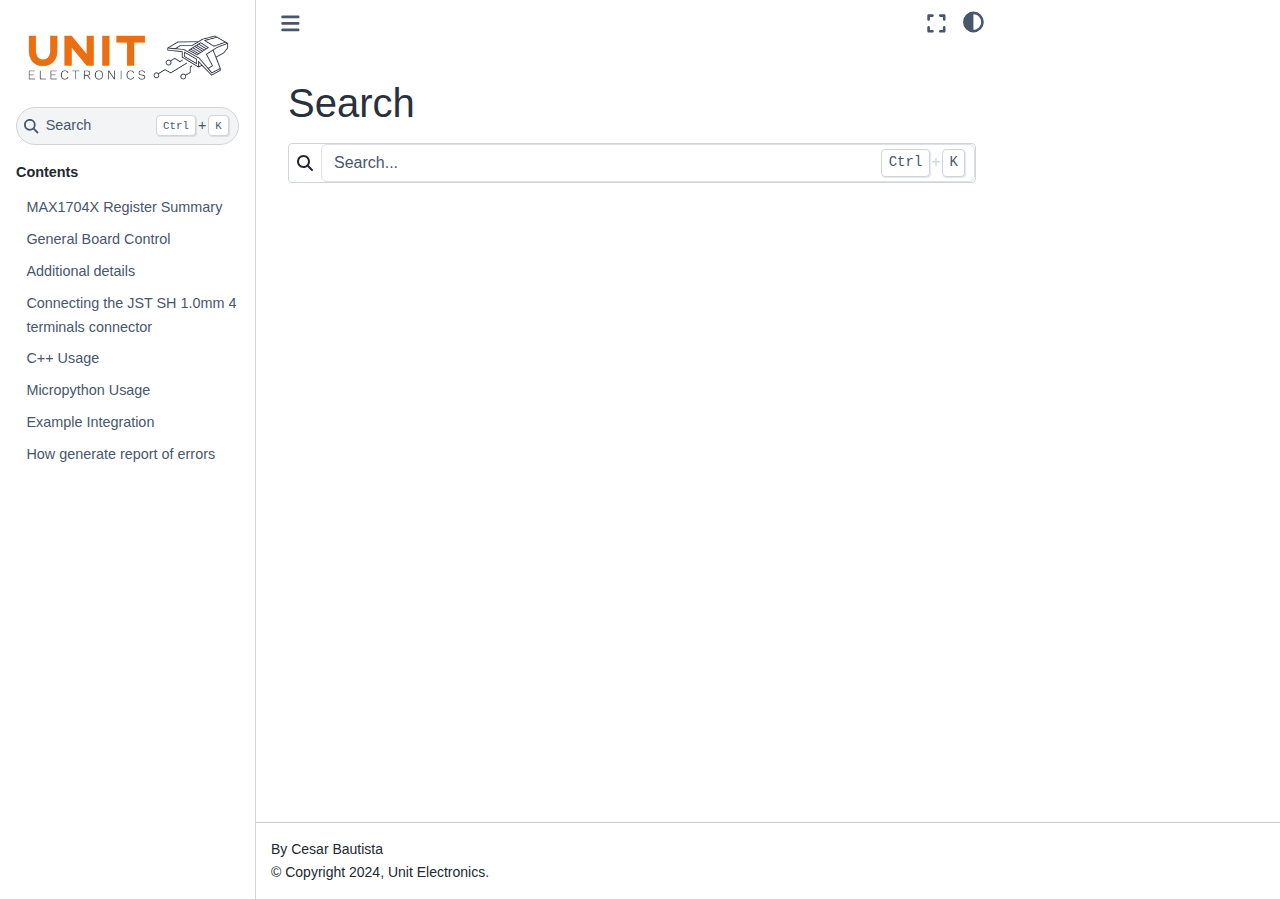
<file: docs/search.html>
<!DOCTYPE html>


<html lang="en" data-content_root="./" >

  <head>
    <meta charset="utf-8" />
    <meta name="viewport" content="width=device-width, initial-scale=1.0" /><title>Search - Unit MAX17048 LiPoly/Lilon Fuel Gauge 0.1.0 documentation</title>
  
  
  
  <script data-cfasync="false">
    document.documentElement.dataset.mode = localStorage.getItem("mode") || "";
    document.documentElement.dataset.theme = localStorage.getItem("theme") || "";
  </script>
  
  <!-- Loaded before other Sphinx assets -->
  <link href="_static/styles/theme.css?digest=dfe6caa3a7d634c4db9b" rel="stylesheet" />
<link href="_static/styles/bootstrap.css?digest=dfe6caa3a7d634c4db9b" rel="stylesheet" />
<link href="_static/styles/pydata-sphinx-theme.css?digest=dfe6caa3a7d634c4db9b" rel="stylesheet" />

  
  <link href="_static/vendor/fontawesome/6.5.2/css/all.min.css?digest=dfe6caa3a7d634c4db9b" rel="stylesheet" />
  <link rel="preload" as="font" type="font/woff2" crossorigin href="_static/vendor/fontawesome/6.5.2/webfonts/fa-solid-900.woff2" />
<link rel="preload" as="font" type="font/woff2" crossorigin href="_static/vendor/fontawesome/6.5.2/webfonts/fa-brands-400.woff2" />
<link rel="preload" as="font" type="font/woff2" crossorigin href="_static/vendor/fontawesome/6.5.2/webfonts/fa-regular-400.woff2" />

    <link rel="stylesheet" type="text/css" href="_static/pygments.css?v=a746c00c" />
    <link rel="stylesheet" type="text/css" href="_static/styles/sphinx-book-theme.css?v=a3416100" />
    <link rel="stylesheet" type="text/css" href="_static/togglebutton.css?v=13237357" />
    <link rel="stylesheet" type="text/css" href="_static/tabs.css?v=a5c4661c" />
    <link rel="stylesheet" type="text/css" href="_static/custom.css?v=07f796b5" />
  
  <!-- Pre-loaded scripts that we'll load fully later -->
  <link rel="preload" as="script" href="_static/scripts/bootstrap.js?digest=dfe6caa3a7d634c4db9b" />
<link rel="preload" as="script" href="_static/scripts/pydata-sphinx-theme.js?digest=dfe6caa3a7d634c4db9b" />
  <script src="_static/vendor/fontawesome/6.5.2/js/all.min.js?digest=dfe6caa3a7d634c4db9b"></script>

    <script src="_static/documentation_options.js?v=a1637f0b"></script>
    <script src="_static/doctools.js?v=9a2dae69"></script>
    <script src="_static/sphinx_highlight.js?v=dc90522c"></script>
    <script>let toggleHintShow = 'Click to show';</script>
    <script>let toggleHintHide = 'Click to hide';</script>
    <script>let toggleOpenOnPrint = 'true';</script>
    <script src="_static/togglebutton.js?v=4a39c7ea"></script>
    <script src="_static/tabs.js?v=3030b3cb"></script>
    <script src="_static/scripts/sphinx-book-theme.js?v=887ef09a"></script>
    <script>var togglebuttonSelector = '.toggle, .admonition.dropdown';</script>
    <script>var togglebuttonSelector = '.toggle, .admonition.dropdown';</script>
    <script>DOCUMENTATION_OPTIONS.pagename = 'search';</script>
  <script src="_static/searchtools.js"></script>
  <script src="_static/language_data.js"></script>
  <script src="searchindex.js"></script>
    <link rel="author" title="About these documents" href="about.html" />
    <link rel="index" title="Index" href="genindex.html" />
    <link rel="search" title="Search" href="#" />
  <meta name="viewport" content="width=device-width, initial-scale=1"/>
  <meta name="docsearch:language" content="en"/>
  </head>
  
  
  <body data-bs-spy="scroll" data-bs-target=".bd-toc-nav" data-offset="180" data-bs-root-margin="0px 0px -60%" data-default-mode="">

  
  
  <div id="pst-skip-link" class="skip-link d-print-none"><a href="#main-content">Skip to main content</a></div>
  
  <div id="pst-scroll-pixel-helper"></div>
  
  <button type="button" class="btn rounded-pill" id="pst-back-to-top">
    <i class="fa-solid fa-arrow-up"></i>Back to top</button>

  
  <input type="checkbox"
          class="sidebar-toggle"
          id="pst-primary-sidebar-checkbox"/>
  <label class="overlay overlay-primary" for="pst-primary-sidebar-checkbox"></label>
  
  <input type="checkbox"
          class="sidebar-toggle"
          id="pst-secondary-sidebar-checkbox"/>
  <label class="overlay overlay-secondary" for="pst-secondary-sidebar-checkbox"></label>
  
  <div class="search-button__wrapper">
    <div class="search-button__overlay"></div>
    <div class="search-button__search-container">
<form class="bd-search d-flex align-items-center"
      action="#"
      method="get">
  <i class="fa-solid fa-magnifying-glass"></i>
  <input type="search"
         class="form-control"
         name="q"
         id="search-input"
         placeholder="Search..."
         aria-label="Search..."
         autocomplete="off"
         autocorrect="off"
         autocapitalize="off"
         spellcheck="false"/>
  <span class="search-button__kbd-shortcut"><kbd class="kbd-shortcut__modifier">Ctrl</kbd>+<kbd>K</kbd></span>
</form></div>
  </div>

  <div class="pst-async-banner-revealer d-none">
  <aside id="bd-header-version-warning" class="d-none d-print-none" aria-label="Version warning"></aside>
</div>

  
    <header class="bd-header navbar navbar-expand-lg bd-navbar d-print-none">
    </header>
  

  <div class="bd-container">
    <div class="bd-container__inner bd-page-width">
      
      
      
        
      
      <div class="bd-sidebar-primary bd-sidebar">
        

  
  <div class="sidebar-header-items sidebar-primary__section">
    
    
    
    
  </div>
  
    <div class="sidebar-primary-items__start sidebar-primary__section">
        <div class="sidebar-primary-item">

  
    
  

<a class="navbar-brand logo" href="index.html">
  
  
  
  
  
    
    
      
    
    
    <img src="_static/Logo-UNIT_Web-04-800x182.png" class="logo__image only-light" alt="Unit MAX17048 LiPoly/Lilon Fuel Gauge 0.1.0 documentation - Home"/>
    <script>document.write(`<img src="_static/Logo-UNIT_Web-04-800x182.png" class="logo__image only-dark" alt="Unit MAX17048 LiPoly/Lilon Fuel Gauge 0.1.0 documentation - Home"/>`);</script>
  
  
</a></div>
        <div class="sidebar-primary-item">

 <script>
 document.write(`
   <button class="btn search-button-field search-button__button" title="Search" aria-label="Search" data-bs-placement="bottom" data-bs-toggle="tooltip">
    <i class="fa-solid fa-magnifying-glass"></i>
    <span class="search-button__default-text">Search</span>
    <span class="search-button__kbd-shortcut"><kbd class="kbd-shortcut__modifier">Ctrl</kbd>+<kbd class="kbd-shortcut__modifier">K</kbd></span>
   </button>
 `);
 </script></div>
        <div class="sidebar-primary-item"><nav class="bd-links bd-docs-nav" aria-label="Main">
    <div class="bd-toc-item navbar-nav active">
        <p aria-level="2" class="caption" role="heading"><span class="caption-text">Contents</span></p>
<ul class="nav bd-sidenav">
<li class="toctree-l1"><a class="reference internal" href="about.html">MAX1704X Register Summary</a></li>
<li class="toctree-l1"><a class="reference internal" href="generalboardcontrol.html">General Board Control</a></li>
<li class="toctree-l1"><a class="reference internal" href="curves.html">Additional details</a></li>

<li class="toctree-l1"><a class="reference internal" href="jst.html">Connecting the JST SH 1.0mm 4 terminals connector</a></li>
<li class="toctree-l1"><a class="reference internal" href="usage_c.html">C++ Usage</a></li>
<li class="toctree-l1"><a class="reference internal" href="usage_mp.html">Micropython Usage</a></li>
<li class="toctree-l1"><a class="reference internal" href="example.html">Example Integration</a></li>
<li class="toctree-l1"><a class="reference internal" href="report.html">How generate report of errors</a></li>
</ul>

    </div>
</nav></div>
    </div>
  
  
  <div class="sidebar-primary-items__end sidebar-primary__section">
  </div>
  
  <div id="rtd-footer-container"></div>


      </div>
      
      <main id="main-content" class="bd-main" role="main">
        
        

<div class="sbt-scroll-pixel-helper"></div>

          <div class="bd-content">
            <div class="bd-article-container">
              
              <div class="bd-header-article d-print-none">
<div class="header-article-items header-article__inner">
  
    <div class="header-article-items__start">
      
        <div class="header-article-item"><button class="sidebar-toggle primary-toggle btn btn-sm" title="Toggle primary sidebar" data-bs-placement="bottom" data-bs-toggle="tooltip">
  <span class="fa-solid fa-bars"></span>
</button></div>
      
    </div>
  
  
    <div class="header-article-items__end">
      
        <div class="header-article-item">

<div class="article-header-buttons">



<button onclick="toggleFullScreen()"
  class="btn btn-sm btn-fullscreen-button"
  title="Fullscreen mode"
  data-bs-placement="bottom" data-bs-toggle="tooltip"
>
  

<span class="btn__icon-container">
  <i class="fas fa-expand"></i>
  </span>

</button>



<script>
document.write(`
  <button class="btn btn-sm nav-link pst-navbar-icon theme-switch-button" title="light/dark" aria-label="light/dark" data-bs-placement="bottom" data-bs-toggle="tooltip">
    <i class="theme-switch fa-solid fa-sun fa-lg" data-mode="light"></i>
    <i class="theme-switch fa-solid fa-moon fa-lg" data-mode="dark"></i>
    <i class="theme-switch fa-solid fa-circle-half-stroke fa-lg" data-mode="auto"></i>
  </button>
`);
</script>


<script>
document.write(`
  <button class="btn btn-sm pst-navbar-icon search-button search-button__button" title="Search" aria-label="Search" data-bs-placement="bottom" data-bs-toggle="tooltip">
    <i class="fa-solid fa-magnifying-glass fa-lg"></i>
  </button>
`);
</script>

</div></div>
      
    </div>
  
</div>
</div>
              
              
  <div class="bd-search-container">
    <h1>Search</h1>
    <noscript>
      <div class="admonition error">
        <p class="admonition-title">Error</p>
        <p>Please activate JavaScript to enable the search functionality.</p>
      </div>
    </noscript>
    
<form class="bd-search d-flex align-items-center"
      action="#"
      method="get">
  <i class="fa-solid fa-magnifying-glass"></i>
  <input type="search"
         class="form-control"
         name="q"
         id="search-input"
         placeholder="Search..."
         aria-label="Search..."
         autocomplete="off"
         autocorrect="off"
         autocapitalize="off"
         spellcheck="false"/>
  <span class="search-button__kbd-shortcut"><kbd class="kbd-shortcut__modifier">Ctrl</kbd>+<kbd>K</kbd></span>
</form>
    <div id="search-results"></div>
  </div>
  <script>
    // Activate the search field on page load
    let searchInput = document.querySelector("form.bd-search input");
    if (searchInput) {
        searchInput.focus();
        searchInput.select();
        console.log("[PST]: Set focus on search field.");
    }
  </script>

              
              
              
              
                <footer class="prev-next-footer d-print-none">
                  
<div class="prev-next-area">
</div>
                </footer>
              
            </div>
            
            
              
            
          </div>
          <footer class="bd-footer-content">
            
<div class="bd-footer-content__inner container">
  
  <div class="footer-item">
    
<p class="component-author">
By Cesar Bautista
</p>

  </div>
  
  <div class="footer-item">
    

  <p class="copyright">
    
      © Copyright 2024, Unit Electronics.
      <br/>
    
  </p>

  </div>
  
  <div class="footer-item">
    
  </div>
  
  <div class="footer-item">
    
  </div>
  
</div>
          </footer>
        

      </main>
    </div>
  </div>
  
  <!-- Scripts loaded after <body> so the DOM is not blocked -->
  <script src="_static/scripts/bootstrap.js?digest=dfe6caa3a7d634c4db9b"></script>
<script src="_static/scripts/pydata-sphinx-theme.js?digest=dfe6caa3a7d634c4db9b"></script>

  <footer class="bd-footer">
  </footer>
  </body>
</html>
</file>
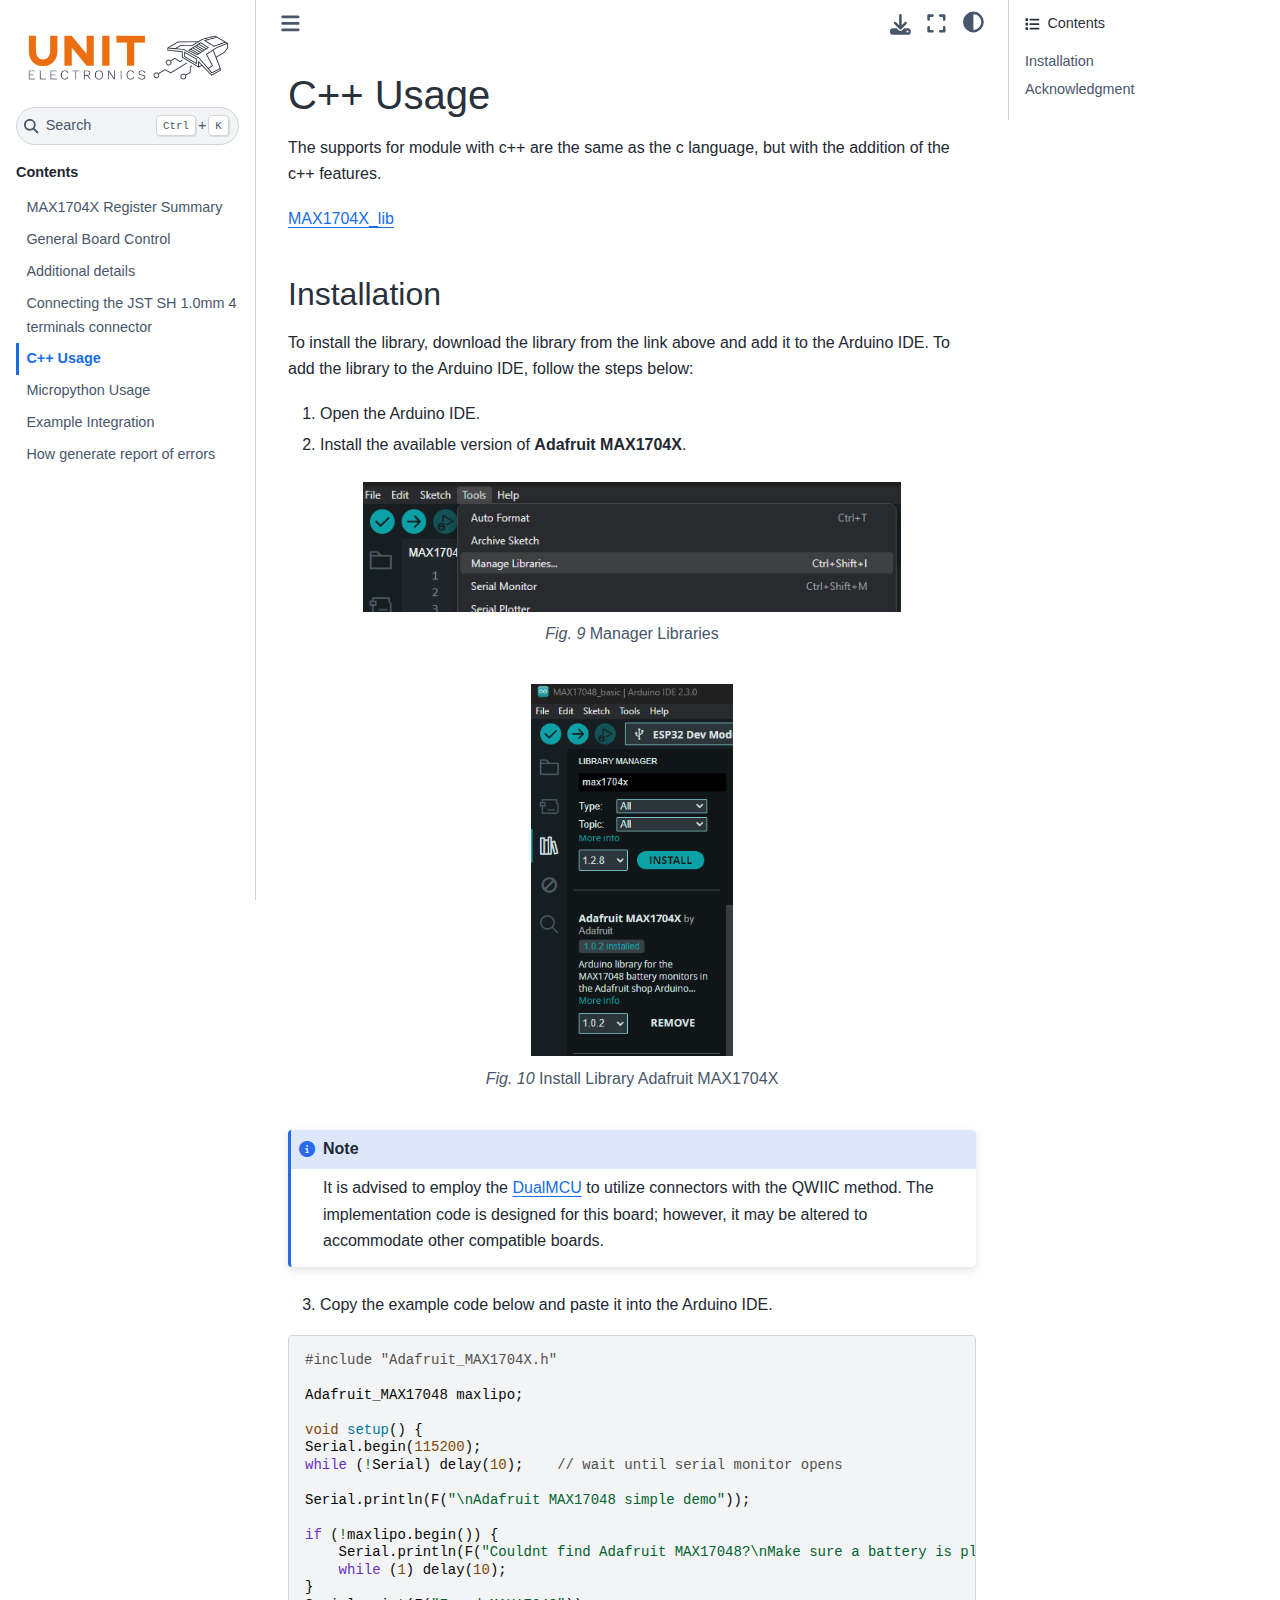
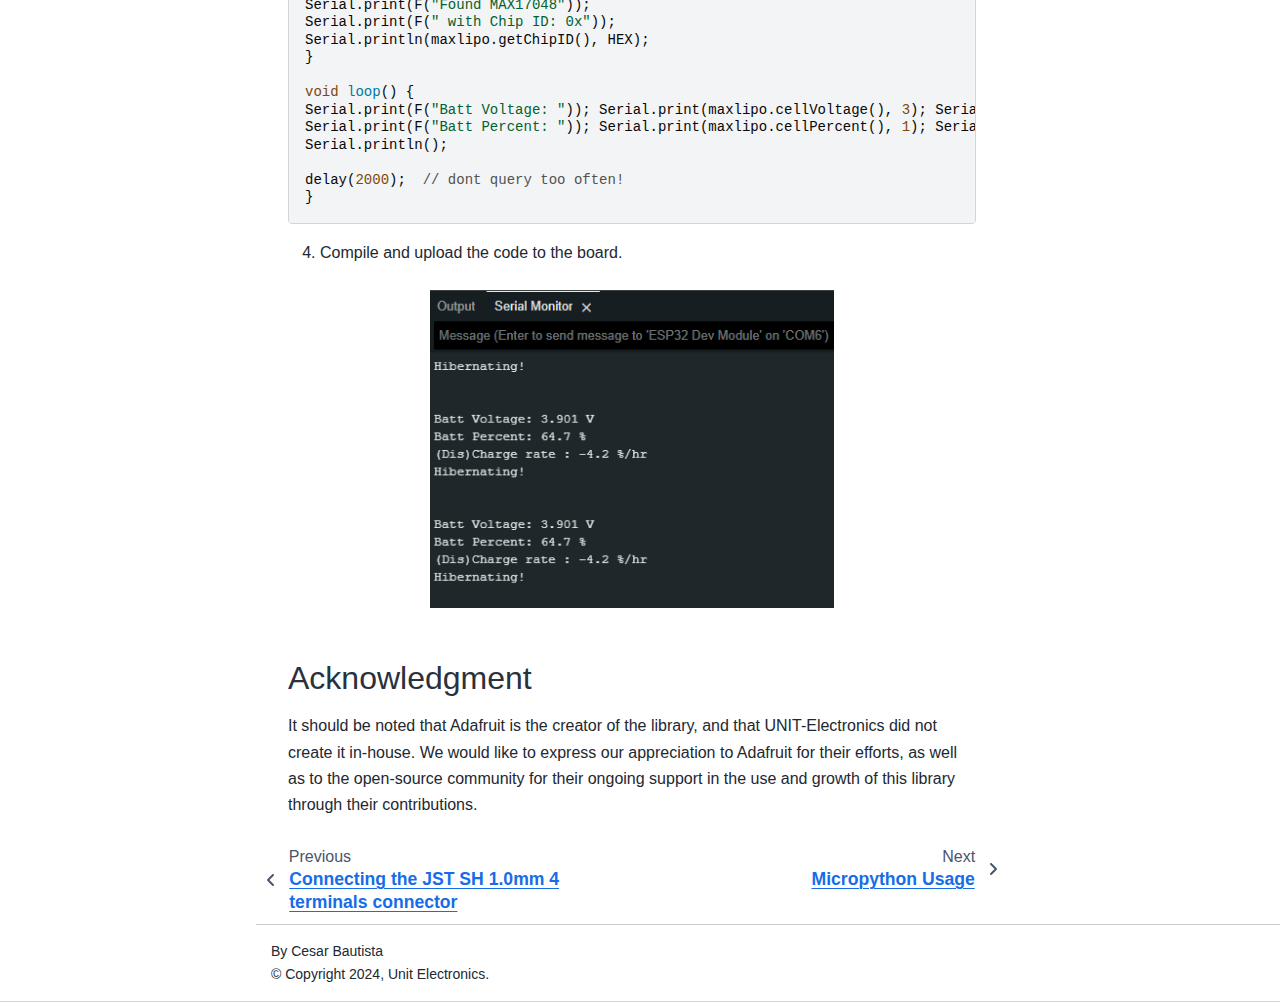
<file: docs/usage_c.html>
<!DOCTYPE html>


<html lang="en" data-content_root="./" >

  <head>
    <meta charset="utf-8" />
    <meta name="viewport" content="width=device-width, initial-scale=1.0" /><meta name="viewport" content="width=device-width, initial-scale=1" />

    <title>C++ Usage &#8212; Unit MAX17048 LiPoly/Lilon Fuel Gauge 0.1.0 documentation</title>
  
  
  
  <script data-cfasync="false">
    document.documentElement.dataset.mode = localStorage.getItem("mode") || "";
    document.documentElement.dataset.theme = localStorage.getItem("theme") || "";
  </script>
  
  <!-- Loaded before other Sphinx assets -->
  <link href="_static/styles/theme.css?digest=dfe6caa3a7d634c4db9b" rel="stylesheet" />
<link href="_static/styles/bootstrap.css?digest=dfe6caa3a7d634c4db9b" rel="stylesheet" />
<link href="_static/styles/pydata-sphinx-theme.css?digest=dfe6caa3a7d634c4db9b" rel="stylesheet" />

  
  <link href="_static/vendor/fontawesome/6.5.2/css/all.min.css?digest=dfe6caa3a7d634c4db9b" rel="stylesheet" />
  <link rel="preload" as="font" type="font/woff2" crossorigin href="_static/vendor/fontawesome/6.5.2/webfonts/fa-solid-900.woff2" />
<link rel="preload" as="font" type="font/woff2" crossorigin href="_static/vendor/fontawesome/6.5.2/webfonts/fa-brands-400.woff2" />
<link rel="preload" as="font" type="font/woff2" crossorigin href="_static/vendor/fontawesome/6.5.2/webfonts/fa-regular-400.woff2" />

    <link rel="stylesheet" type="text/css" href="_static/pygments.css?v=a746c00c" />
    <link rel="stylesheet" type="text/css" href="_static/styles/sphinx-book-theme.css?v=a3416100" />
    <link rel="stylesheet" type="text/css" href="_static/togglebutton.css?v=13237357" />
    <link rel="stylesheet" type="text/css" href="_static/tabs.css?v=a5c4661c" />
    <link rel="stylesheet" type="text/css" href="_static/custom.css?v=07f796b5" />
  
  <!-- Pre-loaded scripts that we'll load fully later -->
  <link rel="preload" as="script" href="_static/scripts/bootstrap.js?digest=dfe6caa3a7d634c4db9b" />
<link rel="preload" as="script" href="_static/scripts/pydata-sphinx-theme.js?digest=dfe6caa3a7d634c4db9b" />
  <script src="_static/vendor/fontawesome/6.5.2/js/all.min.js?digest=dfe6caa3a7d634c4db9b"></script>

    <script src="_static/documentation_options.js?v=a1637f0b"></script>
    <script src="_static/doctools.js?v=9a2dae69"></script>
    <script src="_static/sphinx_highlight.js?v=dc90522c"></script>
    <script>let toggleHintShow = 'Click to show';</script>
    <script>let toggleHintHide = 'Click to hide';</script>
    <script>let toggleOpenOnPrint = 'true';</script>
    <script src="_static/togglebutton.js?v=4a39c7ea"></script>
    <script src="_static/scripts/sphinx-book-theme.js?v=887ef09a"></script>
    <script>var togglebuttonSelector = '.toggle, .admonition.dropdown';</script>
    <script>var togglebuttonSelector = '.toggle, .admonition.dropdown';</script>
    <script>DOCUMENTATION_OPTIONS.pagename = 'usage_c';</script>
    <link rel="author" title="About these documents" href="about.html" />
    <link rel="index" title="Index" href="genindex.html" />
    <link rel="search" title="Search" href="search.html" />
    <link rel="next" title="Micropython Usage" href="usage_mp.html" />
    <link rel="prev" title="Connecting the JST SH 1.0mm 4 terminals connector" href="jst.html" />
  <meta name="viewport" content="width=device-width, initial-scale=1"/>
  <meta name="docsearch:language" content="en"/>
  </head>
  
  
  <body data-bs-spy="scroll" data-bs-target=".bd-toc-nav" data-offset="180" data-bs-root-margin="0px 0px -60%" data-default-mode="">

  
  
  <div id="pst-skip-link" class="skip-link d-print-none"><a href="#main-content">Skip to main content</a></div>
  
  <div id="pst-scroll-pixel-helper"></div>
  
  <button type="button" class="btn rounded-pill" id="pst-back-to-top">
    <i class="fa-solid fa-arrow-up"></i>Back to top</button>

  
  <input type="checkbox"
          class="sidebar-toggle"
          id="pst-primary-sidebar-checkbox"/>
  <label class="overlay overlay-primary" for="pst-primary-sidebar-checkbox"></label>
  
  <input type="checkbox"
          class="sidebar-toggle"
          id="pst-secondary-sidebar-checkbox"/>
  <label class="overlay overlay-secondary" for="pst-secondary-sidebar-checkbox"></label>
  
  <div class="search-button__wrapper">
    <div class="search-button__overlay"></div>
    <div class="search-button__search-container">
<form class="bd-search d-flex align-items-center"
      action="search.html"
      method="get">
  <i class="fa-solid fa-magnifying-glass"></i>
  <input type="search"
         class="form-control"
         name="q"
         id="search-input"
         placeholder="Search..."
         aria-label="Search..."
         autocomplete="off"
         autocorrect="off"
         autocapitalize="off"
         spellcheck="false"/>
  <span class="search-button__kbd-shortcut"><kbd class="kbd-shortcut__modifier">Ctrl</kbd>+<kbd>K</kbd></span>
</form></div>
  </div>

  <div class="pst-async-banner-revealer d-none">
  <aside id="bd-header-version-warning" class="d-none d-print-none" aria-label="Version warning"></aside>
</div>

  
    <header class="bd-header navbar navbar-expand-lg bd-navbar d-print-none">
    </header>
  

  <div class="bd-container">
    <div class="bd-container__inner bd-page-width">
      
      
      
      <div class="bd-sidebar-primary bd-sidebar">
        

  
  <div class="sidebar-header-items sidebar-primary__section">
    
    
    
    
  </div>
  
    <div class="sidebar-primary-items__start sidebar-primary__section">
        <div class="sidebar-primary-item">

  
    
  

<a class="navbar-brand logo" href="index.html">
  
  
  
  
  
    
    
      
    
    
    <img src="_static/Logo-UNIT_Web-04-800x182.png" class="logo__image only-light" alt="Unit MAX17048 LiPoly/Lilon Fuel Gauge 0.1.0 documentation - Home"/>
    <script>document.write(`<img src="_static/Logo-UNIT_Web-04-800x182.png" class="logo__image only-dark" alt="Unit MAX17048 LiPoly/Lilon Fuel Gauge 0.1.0 documentation - Home"/>`);</script>
  
  
</a></div>
        <div class="sidebar-primary-item">

 <script>
 document.write(`
   <button class="btn search-button-field search-button__button" title="Search" aria-label="Search" data-bs-placement="bottom" data-bs-toggle="tooltip">
    <i class="fa-solid fa-magnifying-glass"></i>
    <span class="search-button__default-text">Search</span>
    <span class="search-button__kbd-shortcut"><kbd class="kbd-shortcut__modifier">Ctrl</kbd>+<kbd class="kbd-shortcut__modifier">K</kbd></span>
   </button>
 `);
 </script></div>
        <div class="sidebar-primary-item"><nav class="bd-links bd-docs-nav" aria-label="Main">
    <div class="bd-toc-item navbar-nav active">
        <p aria-level="2" class="caption" role="heading"><span class="caption-text">Contents</span></p>
<ul class="current nav bd-sidenav">
<li class="toctree-l1"><a class="reference internal" href="about.html">MAX1704X Register Summary</a></li>
<li class="toctree-l1"><a class="reference internal" href="generalboardcontrol.html">General Board Control</a></li>
<li class="toctree-l1"><a class="reference internal" href="curves.html">Additional details</a></li>

<li class="toctree-l1"><a class="reference internal" href="jst.html">Connecting the JST SH 1.0mm 4 terminals connector</a></li>
<li class="toctree-l1 current active"><a class="current reference internal" href="#">C++ Usage</a></li>
<li class="toctree-l1"><a class="reference internal" href="usage_mp.html">Micropython Usage</a></li>
<li class="toctree-l1"><a class="reference internal" href="example.html">Example Integration</a></li>
<li class="toctree-l1"><a class="reference internal" href="report.html">How generate report of errors</a></li>
</ul>

    </div>
</nav></div>
    </div>
  
  
  <div class="sidebar-primary-items__end sidebar-primary__section">
  </div>
  
  <div id="rtd-footer-container"></div>


      </div>
      
      <main id="main-content" class="bd-main" role="main">
        
        

<div class="sbt-scroll-pixel-helper"></div>

          <div class="bd-content">
            <div class="bd-article-container">
              
              <div class="bd-header-article d-print-none">
<div class="header-article-items header-article__inner">
  
    <div class="header-article-items__start">
      
        <div class="header-article-item"><button class="sidebar-toggle primary-toggle btn btn-sm" title="Toggle primary sidebar" data-bs-placement="bottom" data-bs-toggle="tooltip">
  <span class="fa-solid fa-bars"></span>
</button></div>
      
    </div>
  
  
    <div class="header-article-items__end">
      
        <div class="header-article-item">

<div class="article-header-buttons">





<div class="dropdown dropdown-download-buttons">
  <button class="btn dropdown-toggle" type="button" data-bs-toggle="dropdown" aria-expanded="false" aria-label="Download this page">
    <i class="fas fa-download"></i>
  </button>
  <ul class="dropdown-menu">
      
      
      
      <li><a href="_sources/usage_c.rst" target="_blank"
   class="btn btn-sm btn-download-source-button dropdown-item"
   title="Download source file"
   data-bs-placement="left" data-bs-toggle="tooltip"
>
  

<span class="btn__icon-container">
  <i class="fas fa-file"></i>
  </span>
<span class="btn__text-container">.rst</span>
</a>
</li>
      
      
      
      
      <li>
<button onclick="window.print()"
  class="btn btn-sm btn-download-pdf-button dropdown-item"
  title="Print to PDF"
  data-bs-placement="left" data-bs-toggle="tooltip"
>
  

<span class="btn__icon-container">
  <i class="fas fa-file-pdf"></i>
  </span>
<span class="btn__text-container">.pdf</span>
</button>
</li>
      
  </ul>
</div>




<button onclick="toggleFullScreen()"
  class="btn btn-sm btn-fullscreen-button"
  title="Fullscreen mode"
  data-bs-placement="bottom" data-bs-toggle="tooltip"
>
  

<span class="btn__icon-container">
  <i class="fas fa-expand"></i>
  </span>

</button>



<script>
document.write(`
  <button class="btn btn-sm nav-link pst-navbar-icon theme-switch-button" title="light/dark" aria-label="light/dark" data-bs-placement="bottom" data-bs-toggle="tooltip">
    <i class="theme-switch fa-solid fa-sun fa-lg" data-mode="light"></i>
    <i class="theme-switch fa-solid fa-moon fa-lg" data-mode="dark"></i>
    <i class="theme-switch fa-solid fa-circle-half-stroke fa-lg" data-mode="auto"></i>
  </button>
`);
</script>


<script>
document.write(`
  <button class="btn btn-sm pst-navbar-icon search-button search-button__button" title="Search" aria-label="Search" data-bs-placement="bottom" data-bs-toggle="tooltip">
    <i class="fa-solid fa-magnifying-glass fa-lg"></i>
  </button>
`);
</script>
<button class="sidebar-toggle secondary-toggle btn btn-sm" title="Toggle secondary sidebar" data-bs-placement="bottom" data-bs-toggle="tooltip">
    <span class="fa-solid fa-list"></span>
</button>
</div></div>
      
    </div>
  
</div>
</div>
              
              

<div id="jb-print-docs-body" class="onlyprint">
    <h1>C++ Usage</h1>
    <!-- Table of contents -->
    <div id="print-main-content">
        <div id="jb-print-toc">
            
            <div>
                <h2> Contents </h2>
            </div>
            <nav aria-label="Page">
                <ul class="visible nav section-nav flex-column">
<li class="toc-h2 nav-item toc-entry"><a class="reference internal nav-link" href="#installation">Installation</a></li>
<li class="toc-h2 nav-item toc-entry"><a class="reference internal nav-link" href="#acknowledgment">Acknowledgment</a></li>
</ul>
            </nav>
        </div>
    </div>
</div>

              
                
<div id="searchbox"></div>
                <article class="bd-article">
                  
  <section id="c-usage">
<h1>C++ Usage<a class="headerlink" href="#c-usage" title="Link to this heading">#</a></h1>
<p>The supports for module with c++ are the same as the c language, but with the addition of the c++ features.</p>
<p><a class="reference external" href="https://github.com/UNIT-Electronics/MAX1704X_lib/blob/main/Software/Duino/README.md">MAX1704X_lib</a></p>
<section id="installation">
<h2>Installation<a class="headerlink" href="#installation" title="Link to this heading">#</a></h2>
<p>To install the library, download the library from the link above and add it to the Arduino IDE. To add the library to the Arduino IDE, follow the steps below:</p>
<ol class="arabic simple">
<li><p>Open the Arduino IDE.</p></li>
<li><p>Install the available version of <strong>Adafruit MAX1704X</strong>.</p></li>
</ol>
<figure class="align-center" id="id1">
<a class="reference internal image-reference" href="_images/library.png"><img alt="Adafruit MAX1704X" src="_images/library.png" style="width: 80%;" /></a>
<figcaption>
<p><span class="caption-number">Fig. 9 </span><span class="caption-text">Manager Libraries</span><a class="headerlink" href="#id1" title="Link to this image">#</a></p>
</figcaption>
</figure>
<figure class="align-center" id="id2">
<a class="reference internal image-reference" href="_images/install.png"><img alt="Adafruit MAX1704X" src="_images/install.png" style="width: 30%;" /></a>
<figcaption>
<p><span class="caption-number">Fig. 10 </span><span class="caption-text">Install Library Adafruit MAX1704X</span><a class="headerlink" href="#id2" title="Link to this image">#</a></p>
</figcaption>
</figure>
<div class="admonition note">
<p class="admonition-title">Note</p>
<p>It is advised to employ the <a class="reference external" href="https://uelectronics.com/producto/unit-dualmcu-esp32-rp2040-tarjeta-de-desarrollo/">DualMCU</a> to utilize connectors with the QWIIC method. The implementation code is designed for this board; however, it may be altered to accommodate other compatible boards.</p>
</div>
<ol class="arabic simple" start="3">
<li><p>Copy the example code below and paste it into the Arduino IDE.</p></li>
</ol>
<div class="highlight-cpp notranslate"><div class="highlight"><pre><span></span><span class="cp">#include</span><span class="w"> </span><span class="cpf">&quot;Adafruit_MAX1704X.h&quot;</span>

<span class="n">Adafruit_MAX17048</span><span class="w"> </span><span class="n">maxlipo</span><span class="p">;</span>

<span class="kt">void</span><span class="w"> </span><span class="nf">setup</span><span class="p">()</span><span class="w"> </span><span class="p">{</span>
<span class="n">Serial</span><span class="p">.</span><span class="n">begin</span><span class="p">(</span><span class="mi">115200</span><span class="p">);</span>
<span class="k">while</span><span class="w"> </span><span class="p">(</span><span class="o">!</span><span class="n">Serial</span><span class="p">)</span><span class="w"> </span><span class="n">delay</span><span class="p">(</span><span class="mi">10</span><span class="p">);</span><span class="w">    </span><span class="c1">// wait until serial monitor opens</span>

<span class="n">Serial</span><span class="p">.</span><span class="n">println</span><span class="p">(</span><span class="n">F</span><span class="p">(</span><span class="s">&quot;</span><span class="se">\n</span><span class="s">Adafruit MAX17048 simple demo&quot;</span><span class="p">));</span>

<span class="k">if</span><span class="w"> </span><span class="p">(</span><span class="o">!</span><span class="n">maxlipo</span><span class="p">.</span><span class="n">begin</span><span class="p">())</span><span class="w"> </span><span class="p">{</span>
<span class="w">    </span><span class="n">Serial</span><span class="p">.</span><span class="n">println</span><span class="p">(</span><span class="n">F</span><span class="p">(</span><span class="s">&quot;Couldnt find Adafruit MAX17048?</span><span class="se">\n</span><span class="s">Make sure a battery is plugged in!&quot;</span><span class="p">));</span>
<span class="w">    </span><span class="k">while</span><span class="w"> </span><span class="p">(</span><span class="mi">1</span><span class="p">)</span><span class="w"> </span><span class="n">delay</span><span class="p">(</span><span class="mi">10</span><span class="p">);</span>
<span class="p">}</span>
<span class="n">Serial</span><span class="p">.</span><span class="n">print</span><span class="p">(</span><span class="n">F</span><span class="p">(</span><span class="s">&quot;Found MAX17048&quot;</span><span class="p">));</span>
<span class="n">Serial</span><span class="p">.</span><span class="n">print</span><span class="p">(</span><span class="n">F</span><span class="p">(</span><span class="s">&quot; with Chip ID: 0x&quot;</span><span class="p">));</span>
<span class="n">Serial</span><span class="p">.</span><span class="n">println</span><span class="p">(</span><span class="n">maxlipo</span><span class="p">.</span><span class="n">getChipID</span><span class="p">(),</span><span class="w"> </span><span class="n">HEX</span><span class="p">);</span>
<span class="p">}</span>

<span class="kt">void</span><span class="w"> </span><span class="nf">loop</span><span class="p">()</span><span class="w"> </span><span class="p">{</span>
<span class="n">Serial</span><span class="p">.</span><span class="n">print</span><span class="p">(</span><span class="n">F</span><span class="p">(</span><span class="s">&quot;Batt Voltage: &quot;</span><span class="p">));</span><span class="w"> </span><span class="n">Serial</span><span class="p">.</span><span class="n">print</span><span class="p">(</span><span class="n">maxlipo</span><span class="p">.</span><span class="n">cellVoltage</span><span class="p">(),</span><span class="w"> </span><span class="mi">3</span><span class="p">);</span><span class="w"> </span><span class="n">Serial</span><span class="p">.</span><span class="n">println</span><span class="p">(</span><span class="s">&quot; V&quot;</span><span class="p">);</span>
<span class="n">Serial</span><span class="p">.</span><span class="n">print</span><span class="p">(</span><span class="n">F</span><span class="p">(</span><span class="s">&quot;Batt Percent: &quot;</span><span class="p">));</span><span class="w"> </span><span class="n">Serial</span><span class="p">.</span><span class="n">print</span><span class="p">(</span><span class="n">maxlipo</span><span class="p">.</span><span class="n">cellPercent</span><span class="p">(),</span><span class="w"> </span><span class="mi">1</span><span class="p">);</span><span class="w"> </span><span class="n">Serial</span><span class="p">.</span><span class="n">println</span><span class="p">(</span><span class="s">&quot; %&quot;</span><span class="p">);</span>
<span class="n">Serial</span><span class="p">.</span><span class="n">println</span><span class="p">();</span>

<span class="n">delay</span><span class="p">(</span><span class="mi">2000</span><span class="p">);</span><span class="w">  </span><span class="c1">// dont query too often!</span>
<span class="p">}</span>
</pre></div>
</div>
<ol class="arabic simple" start="4">
<li><p>Compile and upload the code to the board.</p></li>
</ol>
<figure class="align-center">
<a class="reference internal image-reference" href="_images/serial_monitor.png"><img alt="Arduino IDE" src="_images/serial_monitor.png" style="width: 60%;" /></a>
</figure>
</section>
<section id="acknowledgment">
<h2>Acknowledgment<a class="headerlink" href="#acknowledgment" title="Link to this heading">#</a></h2>
<p>It should be noted that Adafruit is the creator of the library, and that UNIT-Electronics did not create it in-house. We would like to express our appreciation to Adafruit for their efforts, as well as to the open-source community for their ongoing support in the use and growth of this library through their contributions.</p>
</section>
</section>


                </article>
              

              
              
              
              
                <footer class="prev-next-footer d-print-none">
                  
<div class="prev-next-area">
    <a class="left-prev"
       href="jst.html"
       title="previous page">
      <i class="fa-solid fa-angle-left"></i>
      <div class="prev-next-info">
        <p class="prev-next-subtitle">previous</p>
        <p class="prev-next-title">Connecting the JST SH 1.0mm 4 terminals connector</p>
      </div>
    </a>
    <a class="right-next"
       href="usage_mp.html"
       title="next page">
      <div class="prev-next-info">
        <p class="prev-next-subtitle">next</p>
        <p class="prev-next-title">Micropython Usage</p>
      </div>
      <i class="fa-solid fa-angle-right"></i>
    </a>
</div>
                </footer>
              
            </div>
            
            
              
                <div class="bd-sidebar-secondary bd-toc"><div class="sidebar-secondary-items sidebar-secondary__inner">


  <div class="sidebar-secondary-item">
  <div class="page-toc tocsection onthispage">
    <i class="fa-solid fa-list"></i> Contents
  </div>
  <nav class="bd-toc-nav page-toc">
    <ul class="visible nav section-nav flex-column">
<li class="toc-h2 nav-item toc-entry"><a class="reference internal nav-link" href="#installation">Installation</a></li>
<li class="toc-h2 nav-item toc-entry"><a class="reference internal nav-link" href="#acknowledgment">Acknowledgment</a></li>
</ul>
  </nav></div>

</div></div>
              
            
          </div>
          <footer class="bd-footer-content">
            
<div class="bd-footer-content__inner container">
  
  <div class="footer-item">
    
<p class="component-author">
By Cesar Bautista
</p>

  </div>
  
  <div class="footer-item">
    

  <p class="copyright">
    
      © Copyright 2024, Unit Electronics.
      <br/>
    
  </p>

  </div>
  
  <div class="footer-item">
    
  </div>
  
  <div class="footer-item">
    
  </div>
  
</div>
          </footer>
        

      </main>
    </div>
  </div>
  
  <!-- Scripts loaded after <body> so the DOM is not blocked -->
  <script src="_static/scripts/bootstrap.js?digest=dfe6caa3a7d634c4db9b"></script>
<script src="_static/scripts/pydata-sphinx-theme.js?digest=dfe6caa3a7d634c4db9b"></script>

  <footer class="bd-footer">
  </footer>
  </body>
</html>
</file>
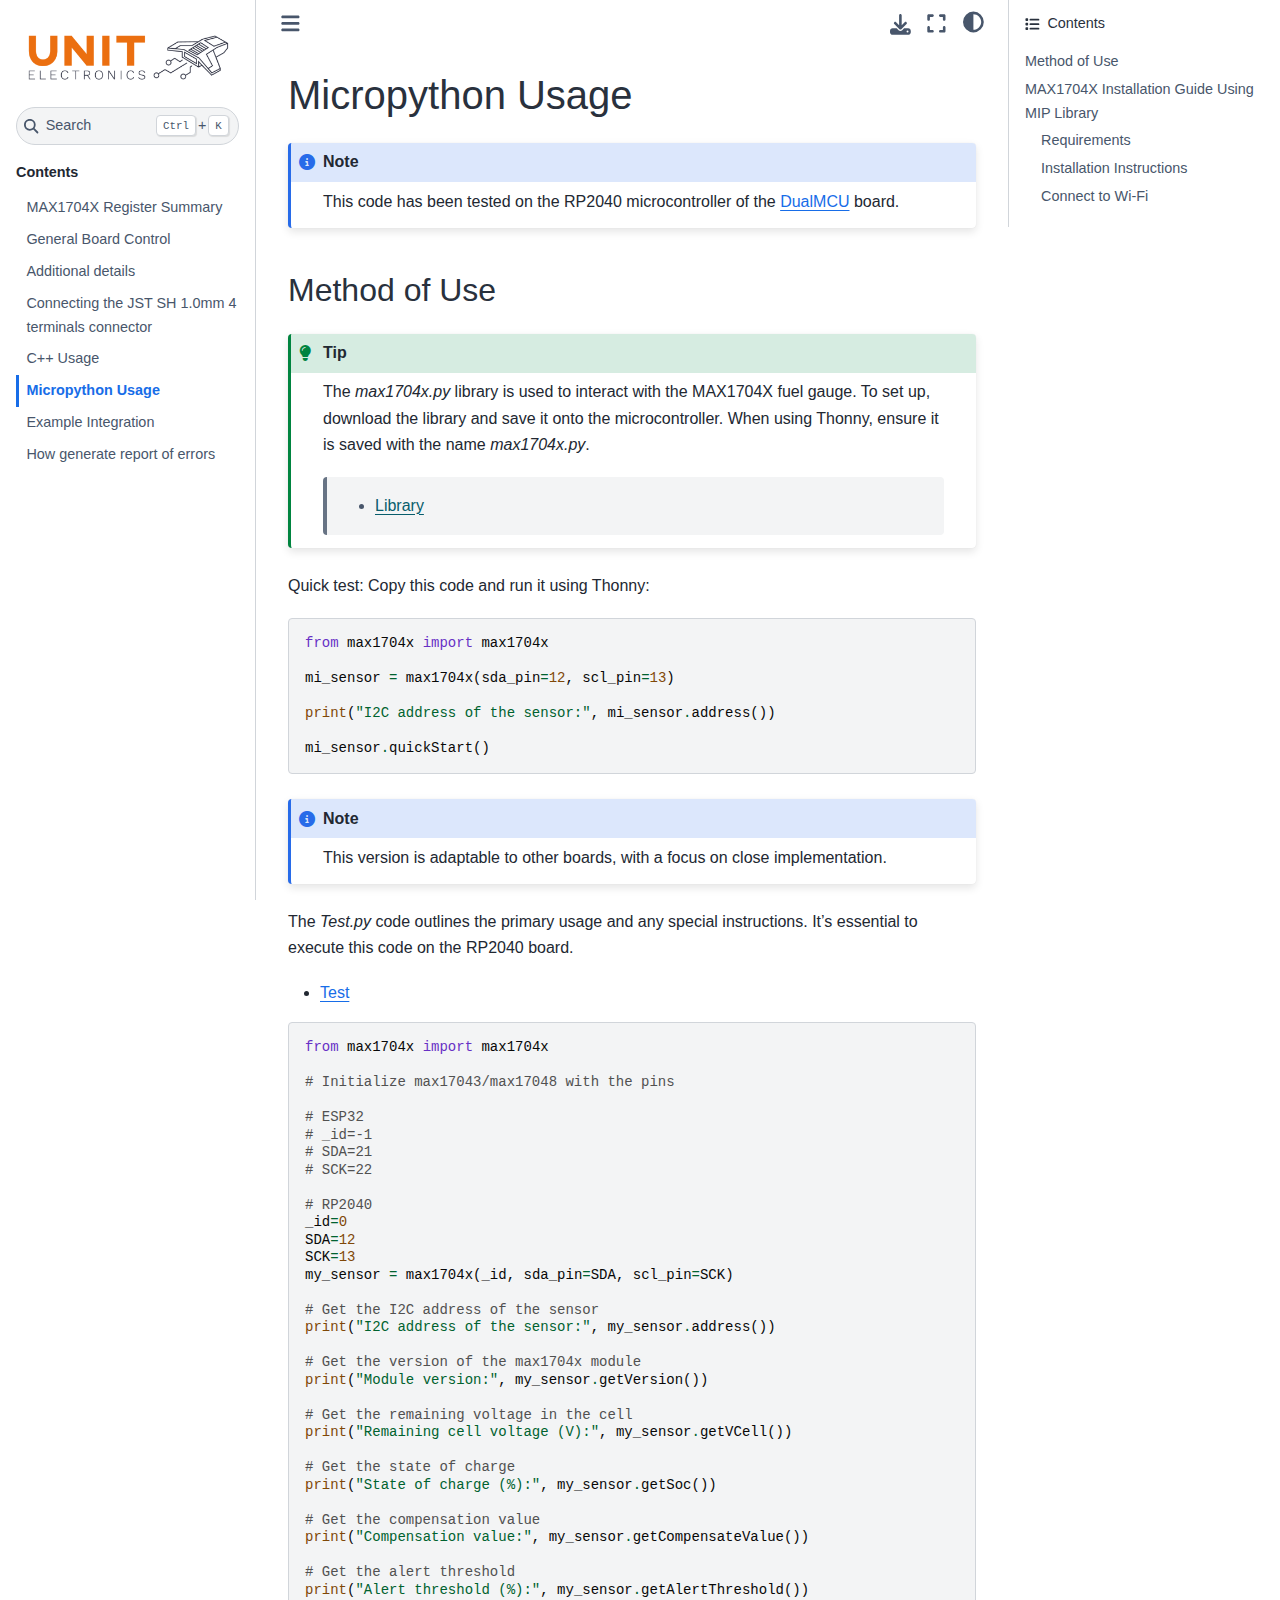
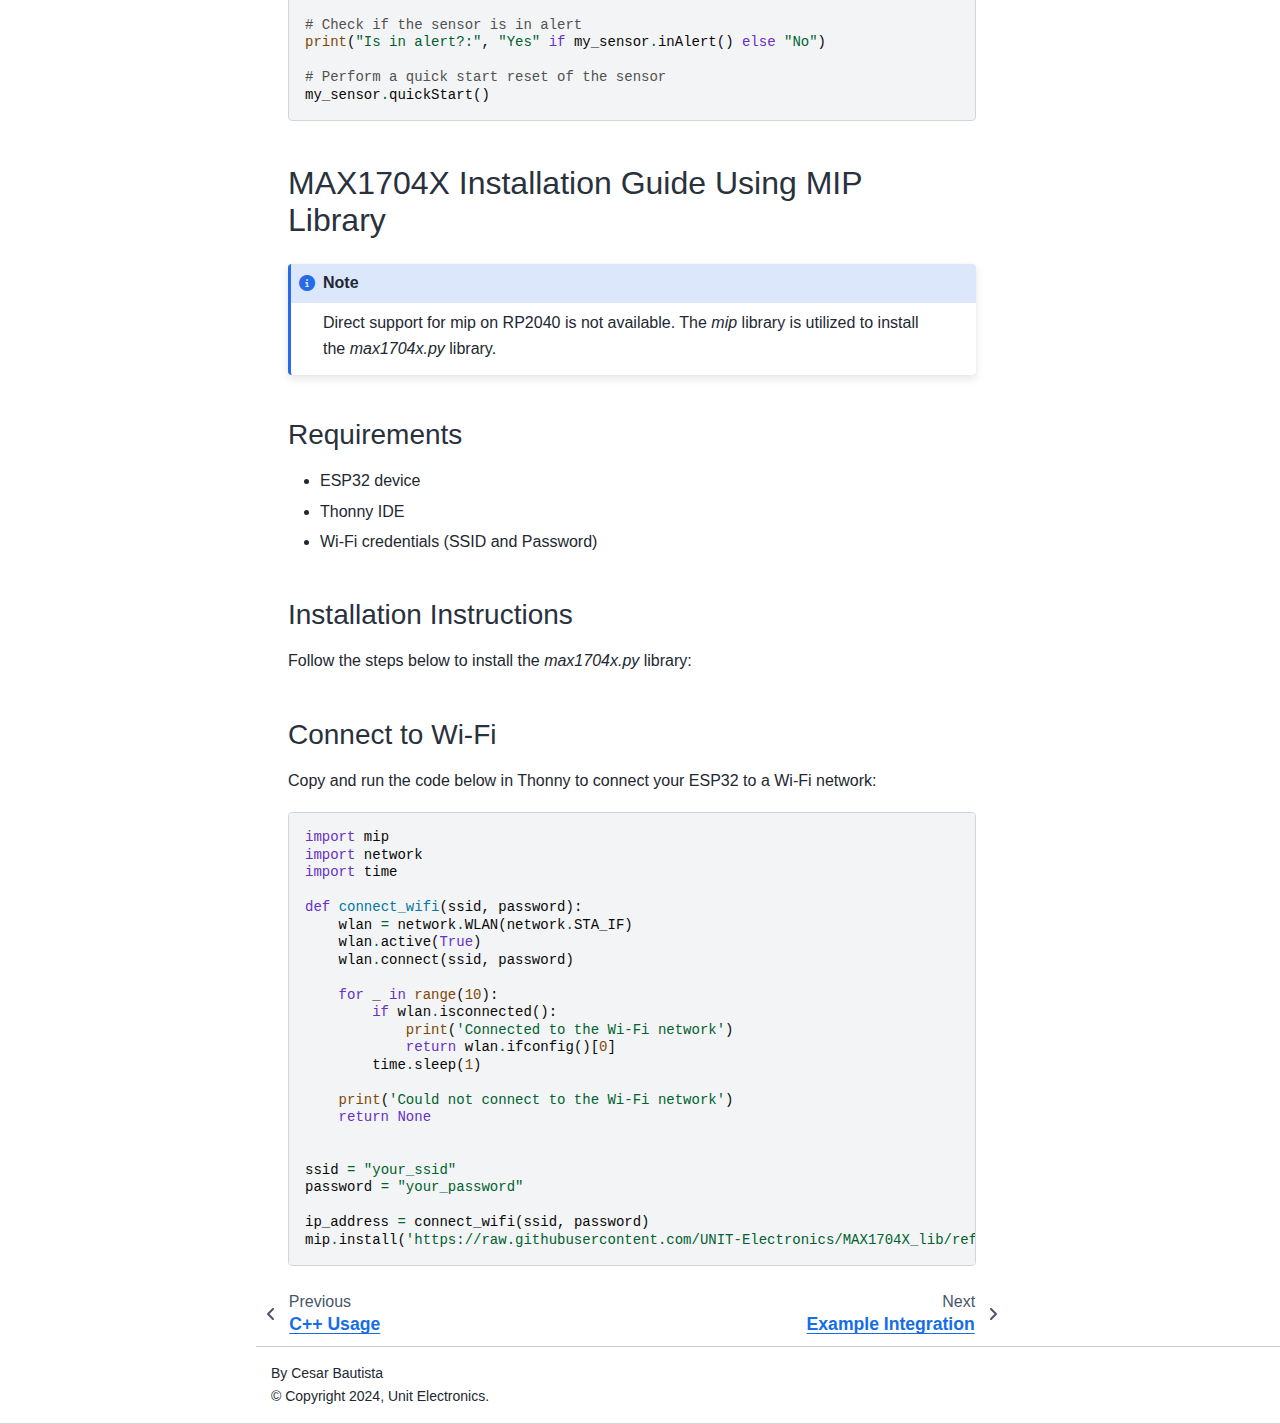
<file: docs/usage_mp.html>
<!DOCTYPE html>


<html lang="en" data-content_root="./" >

  <head>
    <meta charset="utf-8" />
    <meta name="viewport" content="width=device-width, initial-scale=1.0" /><meta name="viewport" content="width=device-width, initial-scale=1" />

    <title>Micropython Usage &#8212; Unit MAX17048 LiPoly/Lilon Fuel Gauge 0.1.0 documentation</title>
  
  
  
  <script data-cfasync="false">
    document.documentElement.dataset.mode = localStorage.getItem("mode") || "";
    document.documentElement.dataset.theme = localStorage.getItem("theme") || "";
  </script>
  
  <!-- Loaded before other Sphinx assets -->
  <link href="_static/styles/theme.css?digest=dfe6caa3a7d634c4db9b" rel="stylesheet" />
<link href="_static/styles/bootstrap.css?digest=dfe6caa3a7d634c4db9b" rel="stylesheet" />
<link href="_static/styles/pydata-sphinx-theme.css?digest=dfe6caa3a7d634c4db9b" rel="stylesheet" />

  
  <link href="_static/vendor/fontawesome/6.5.2/css/all.min.css?digest=dfe6caa3a7d634c4db9b" rel="stylesheet" />
  <link rel="preload" as="font" type="font/woff2" crossorigin href="_static/vendor/fontawesome/6.5.2/webfonts/fa-solid-900.woff2" />
<link rel="preload" as="font" type="font/woff2" crossorigin href="_static/vendor/fontawesome/6.5.2/webfonts/fa-brands-400.woff2" />
<link rel="preload" as="font" type="font/woff2" crossorigin href="_static/vendor/fontawesome/6.5.2/webfonts/fa-regular-400.woff2" />

    <link rel="stylesheet" type="text/css" href="_static/pygments.css?v=a746c00c" />
    <link rel="stylesheet" type="text/css" href="_static/styles/sphinx-book-theme.css?v=a3416100" />
    <link rel="stylesheet" type="text/css" href="_static/togglebutton.css?v=13237357" />
    <link rel="stylesheet" type="text/css" href="_static/tabs.css?v=a5c4661c" />
    <link rel="stylesheet" type="text/css" href="_static/custom.css?v=07f796b5" />
  
  <!-- Pre-loaded scripts that we'll load fully later -->
  <link rel="preload" as="script" href="_static/scripts/bootstrap.js?digest=dfe6caa3a7d634c4db9b" />
<link rel="preload" as="script" href="_static/scripts/pydata-sphinx-theme.js?digest=dfe6caa3a7d634c4db9b" />
  <script src="_static/vendor/fontawesome/6.5.2/js/all.min.js?digest=dfe6caa3a7d634c4db9b"></script>

    <script src="_static/documentation_options.js?v=a1637f0b"></script>
    <script src="_static/doctools.js?v=9a2dae69"></script>
    <script src="_static/sphinx_highlight.js?v=dc90522c"></script>
    <script>let toggleHintShow = 'Click to show';</script>
    <script>let toggleHintHide = 'Click to hide';</script>
    <script>let toggleOpenOnPrint = 'true';</script>
    <script src="_static/togglebutton.js?v=4a39c7ea"></script>
    <script src="_static/scripts/sphinx-book-theme.js?v=887ef09a"></script>
    <script>var togglebuttonSelector = '.toggle, .admonition.dropdown';</script>
    <script>var togglebuttonSelector = '.toggle, .admonition.dropdown';</script>
    <script>DOCUMENTATION_OPTIONS.pagename = 'usage_mp';</script>
    <link rel="author" title="About these documents" href="about.html" />
    <link rel="index" title="Index" href="genindex.html" />
    <link rel="search" title="Search" href="search.html" />
    <link rel="next" title="Example Integration" href="example.html" />
    <link rel="prev" title="C++ Usage" href="usage_c.html" />
  <meta name="viewport" content="width=device-width, initial-scale=1"/>
  <meta name="docsearch:language" content="en"/>
  </head>
  
  
  <body data-bs-spy="scroll" data-bs-target=".bd-toc-nav" data-offset="180" data-bs-root-margin="0px 0px -60%" data-default-mode="">

  
  
  <div id="pst-skip-link" class="skip-link d-print-none"><a href="#main-content">Skip to main content</a></div>
  
  <div id="pst-scroll-pixel-helper"></div>
  
  <button type="button" class="btn rounded-pill" id="pst-back-to-top">
    <i class="fa-solid fa-arrow-up"></i>Back to top</button>

  
  <input type="checkbox"
          class="sidebar-toggle"
          id="pst-primary-sidebar-checkbox"/>
  <label class="overlay overlay-primary" for="pst-primary-sidebar-checkbox"></label>
  
  <input type="checkbox"
          class="sidebar-toggle"
          id="pst-secondary-sidebar-checkbox"/>
  <label class="overlay overlay-secondary" for="pst-secondary-sidebar-checkbox"></label>
  
  <div class="search-button__wrapper">
    <div class="search-button__overlay"></div>
    <div class="search-button__search-container">
<form class="bd-search d-flex align-items-center"
      action="search.html"
      method="get">
  <i class="fa-solid fa-magnifying-glass"></i>
  <input type="search"
         class="form-control"
         name="q"
         id="search-input"
         placeholder="Search..."
         aria-label="Search..."
         autocomplete="off"
         autocorrect="off"
         autocapitalize="off"
         spellcheck="false"/>
  <span class="search-button__kbd-shortcut"><kbd class="kbd-shortcut__modifier">Ctrl</kbd>+<kbd>K</kbd></span>
</form></div>
  </div>

  <div class="pst-async-banner-revealer d-none">
  <aside id="bd-header-version-warning" class="d-none d-print-none" aria-label="Version warning"></aside>
</div>

  
    <header class="bd-header navbar navbar-expand-lg bd-navbar d-print-none">
    </header>
  

  <div class="bd-container">
    <div class="bd-container__inner bd-page-width">
      
      
      
      <div class="bd-sidebar-primary bd-sidebar">
        

  
  <div class="sidebar-header-items sidebar-primary__section">
    
    
    
    
  </div>
  
    <div class="sidebar-primary-items__start sidebar-primary__section">
        <div class="sidebar-primary-item">

  
    
  

<a class="navbar-brand logo" href="index.html">
  
  
  
  
  
    
    
      
    
    
    <img src="_static/Logo-UNIT_Web-04-800x182.png" class="logo__image only-light" alt="Unit MAX17048 LiPoly/Lilon Fuel Gauge 0.1.0 documentation - Home"/>
    <script>document.write(`<img src="_static/Logo-UNIT_Web-04-800x182.png" class="logo__image only-dark" alt="Unit MAX17048 LiPoly/Lilon Fuel Gauge 0.1.0 documentation - Home"/>`);</script>
  
  
</a></div>
        <div class="sidebar-primary-item">

 <script>
 document.write(`
   <button class="btn search-button-field search-button__button" title="Search" aria-label="Search" data-bs-placement="bottom" data-bs-toggle="tooltip">
    <i class="fa-solid fa-magnifying-glass"></i>
    <span class="search-button__default-text">Search</span>
    <span class="search-button__kbd-shortcut"><kbd class="kbd-shortcut__modifier">Ctrl</kbd>+<kbd class="kbd-shortcut__modifier">K</kbd></span>
   </button>
 `);
 </script></div>
        <div class="sidebar-primary-item"><nav class="bd-links bd-docs-nav" aria-label="Main">
    <div class="bd-toc-item navbar-nav active">
        <p aria-level="2" class="caption" role="heading"><span class="caption-text">Contents</span></p>
<ul class="current nav bd-sidenav">
<li class="toctree-l1"><a class="reference internal" href="about.html">MAX1704X Register Summary</a></li>
<li class="toctree-l1"><a class="reference internal" href="generalboardcontrol.html">General Board Control</a></li>
<li class="toctree-l1"><a class="reference internal" href="curves.html">Additional details</a></li>

<li class="toctree-l1"><a class="reference internal" href="jst.html">Connecting the JST SH 1.0mm 4 terminals connector</a></li>
<li class="toctree-l1"><a class="reference internal" href="usage_c.html">C++ Usage</a></li>
<li class="toctree-l1 current active"><a class="current reference internal" href="#">Micropython Usage</a></li>
<li class="toctree-l1"><a class="reference internal" href="example.html">Example Integration</a></li>
<li class="toctree-l1"><a class="reference internal" href="report.html">How generate report of errors</a></li>
</ul>

    </div>
</nav></div>
    </div>
  
  
  <div class="sidebar-primary-items__end sidebar-primary__section">
  </div>
  
  <div id="rtd-footer-container"></div>


      </div>
      
      <main id="main-content" class="bd-main" role="main">
        
        

<div class="sbt-scroll-pixel-helper"></div>

          <div class="bd-content">
            <div class="bd-article-container">
              
              <div class="bd-header-article d-print-none">
<div class="header-article-items header-article__inner">
  
    <div class="header-article-items__start">
      
        <div class="header-article-item"><button class="sidebar-toggle primary-toggle btn btn-sm" title="Toggle primary sidebar" data-bs-placement="bottom" data-bs-toggle="tooltip">
  <span class="fa-solid fa-bars"></span>
</button></div>
      
    </div>
  
  
    <div class="header-article-items__end">
      
        <div class="header-article-item">

<div class="article-header-buttons">





<div class="dropdown dropdown-download-buttons">
  <button class="btn dropdown-toggle" type="button" data-bs-toggle="dropdown" aria-expanded="false" aria-label="Download this page">
    <i class="fas fa-download"></i>
  </button>
  <ul class="dropdown-menu">
      
      
      
      <li><a href="_sources/usage_mp.rst" target="_blank"
   class="btn btn-sm btn-download-source-button dropdown-item"
   title="Download source file"
   data-bs-placement="left" data-bs-toggle="tooltip"
>
  

<span class="btn__icon-container">
  <i class="fas fa-file"></i>
  </span>
<span class="btn__text-container">.rst</span>
</a>
</li>
      
      
      
      
      <li>
<button onclick="window.print()"
  class="btn btn-sm btn-download-pdf-button dropdown-item"
  title="Print to PDF"
  data-bs-placement="left" data-bs-toggle="tooltip"
>
  

<span class="btn__icon-container">
  <i class="fas fa-file-pdf"></i>
  </span>
<span class="btn__text-container">.pdf</span>
</button>
</li>
      
  </ul>
</div>




<button onclick="toggleFullScreen()"
  class="btn btn-sm btn-fullscreen-button"
  title="Fullscreen mode"
  data-bs-placement="bottom" data-bs-toggle="tooltip"
>
  

<span class="btn__icon-container">
  <i class="fas fa-expand"></i>
  </span>

</button>



<script>
document.write(`
  <button class="btn btn-sm nav-link pst-navbar-icon theme-switch-button" title="light/dark" aria-label="light/dark" data-bs-placement="bottom" data-bs-toggle="tooltip">
    <i class="theme-switch fa-solid fa-sun fa-lg" data-mode="light"></i>
    <i class="theme-switch fa-solid fa-moon fa-lg" data-mode="dark"></i>
    <i class="theme-switch fa-solid fa-circle-half-stroke fa-lg" data-mode="auto"></i>
  </button>
`);
</script>


<script>
document.write(`
  <button class="btn btn-sm pst-navbar-icon search-button search-button__button" title="Search" aria-label="Search" data-bs-placement="bottom" data-bs-toggle="tooltip">
    <i class="fa-solid fa-magnifying-glass fa-lg"></i>
  </button>
`);
</script>
<button class="sidebar-toggle secondary-toggle btn btn-sm" title="Toggle secondary sidebar" data-bs-placement="bottom" data-bs-toggle="tooltip">
    <span class="fa-solid fa-list"></span>
</button>
</div></div>
      
    </div>
  
</div>
</div>
              
              

<div id="jb-print-docs-body" class="onlyprint">
    <h1>Micropython Usage</h1>
    <!-- Table of contents -->
    <div id="print-main-content">
        <div id="jb-print-toc">
            
            <div>
                <h2> Contents </h2>
            </div>
            <nav aria-label="Page">
                <ul class="visible nav section-nav flex-column">
<li class="toc-h2 nav-item toc-entry"><a class="reference internal nav-link" href="#method-of-use">Method of Use</a></li>
<li class="toc-h2 nav-item toc-entry"><a class="reference internal nav-link" href="#max1704x-installation-guide-using-mip-library">MAX1704X Installation Guide Using MIP Library</a><ul class="visible nav section-nav flex-column">
<li class="toc-h3 nav-item toc-entry"><a class="reference internal nav-link" href="#requirements">Requirements</a></li>
<li class="toc-h3 nav-item toc-entry"><a class="reference internal nav-link" href="#installation-instructions">Installation Instructions</a></li>
<li class="toc-h3 nav-item toc-entry"><a class="reference internal nav-link" href="#connect-to-wi-fi">Connect to Wi-Fi</a></li>
</ul>
</li>
</ul>
            </nav>
        </div>
    </div>
</div>

              
                
<div id="searchbox"></div>
                <article class="bd-article">
                  
  <section id="micropython-usage">
<h1>Micropython Usage<a class="headerlink" href="#micropython-usage" title="Link to this heading">#</a></h1>
<div class="admonition note">
<p class="admonition-title">Note</p>
<p>This code has been tested on the RP2040 microcontroller of the <a class="reference external" href="https://uelectronics.com/producto/unit-dualmcu-esp32-rp2040-tarjeta-de-desarrollo/">DualMCU</a> board.</p>
</div>
<section id="method-of-use">
<h2>Method of Use<a class="headerlink" href="#method-of-use" title="Link to this heading">#</a></h2>
<div class="admonition tip">
<p class="admonition-title">Tip</p>
<p>The <cite>max1704x.py</cite> library is used to interact with the MAX1704X fuel gauge. To set up, download the library and save it onto the microcontroller. When using Thonny, ensure it is saved with the name <cite>max1704x.py</cite>.</p>
<blockquote>
<div><ul class="simple">
<li><p><a class="reference external" href="https://github.com/UNIT-Electronics/MAX1704X_lib/blob/main/Software/MicroPython/example/max1704x.py">Library</a></p></li>
</ul>
</div></blockquote>
</div>
<p>Quick test: Copy this code and run it using Thonny:</p>
<div class="highlight-python notranslate"><div class="highlight"><pre><span></span><span class="kn">from</span> <span class="nn">max1704x</span> <span class="kn">import</span> <span class="n">max1704x</span>

<span class="n">mi_sensor</span> <span class="o">=</span> <span class="n">max1704x</span><span class="p">(</span><span class="n">sda_pin</span><span class="o">=</span><span class="mi">12</span><span class="p">,</span> <span class="n">scl_pin</span><span class="o">=</span><span class="mi">13</span><span class="p">)</span>

<span class="nb">print</span><span class="p">(</span><span class="s2">&quot;I2C address of the sensor:&quot;</span><span class="p">,</span> <span class="n">mi_sensor</span><span class="o">.</span><span class="n">address</span><span class="p">())</span>

<span class="n">mi_sensor</span><span class="o">.</span><span class="n">quickStart</span><span class="p">()</span>
</pre></div>
</div>
<div class="admonition note">
<p class="admonition-title">Note</p>
<p>This version is adaptable to other boards, with a focus on close implementation.</p>
</div>
<p>The <cite>Test.py</cite> code outlines the primary usage and any special instructions. It’s essential to execute this code on the RP2040 board.</p>
<ul class="simple">
<li><p><a class="reference external" href="https://github.com/UNIT-Electronics/MAX1704X_lib/blob/main/Software/MicroPython/example/Test.py">Test</a></p></li>
</ul>
<div class="highlight-python notranslate"><div class="highlight"><pre><span></span><span class="kn">from</span> <span class="nn">max1704x</span> <span class="kn">import</span> <span class="n">max1704x</span>

<span class="c1"># Initialize max17043/max17048 with the pins</span>

<span class="c1"># ESP32</span>
<span class="c1"># _id=-1</span>
<span class="c1"># SDA=21</span>
<span class="c1"># SCK=22</span>

<span class="c1"># RP2040</span>
<span class="n">_id</span><span class="o">=</span><span class="mi">0</span>
<span class="n">SDA</span><span class="o">=</span><span class="mi">12</span>
<span class="n">SCK</span><span class="o">=</span><span class="mi">13</span>
<span class="n">my_sensor</span> <span class="o">=</span> <span class="n">max1704x</span><span class="p">(</span><span class="n">_id</span><span class="p">,</span> <span class="n">sda_pin</span><span class="o">=</span><span class="n">SDA</span><span class="p">,</span> <span class="n">scl_pin</span><span class="o">=</span><span class="n">SCK</span><span class="p">)</span>

<span class="c1"># Get the I2C address of the sensor</span>
<span class="nb">print</span><span class="p">(</span><span class="s2">&quot;I2C address of the sensor:&quot;</span><span class="p">,</span> <span class="n">my_sensor</span><span class="o">.</span><span class="n">address</span><span class="p">())</span>

<span class="c1"># Get the version of the max1704x module</span>
<span class="nb">print</span><span class="p">(</span><span class="s2">&quot;Module version:&quot;</span><span class="p">,</span> <span class="n">my_sensor</span><span class="o">.</span><span class="n">getVersion</span><span class="p">())</span>

<span class="c1"># Get the remaining voltage in the cell</span>
<span class="nb">print</span><span class="p">(</span><span class="s2">&quot;Remaining cell voltage (V):&quot;</span><span class="p">,</span> <span class="n">my_sensor</span><span class="o">.</span><span class="n">getVCell</span><span class="p">())</span>

<span class="c1"># Get the state of charge</span>
<span class="nb">print</span><span class="p">(</span><span class="s2">&quot;State of charge (%):&quot;</span><span class="p">,</span> <span class="n">my_sensor</span><span class="o">.</span><span class="n">getSoc</span><span class="p">())</span>

<span class="c1"># Get the compensation value</span>
<span class="nb">print</span><span class="p">(</span><span class="s2">&quot;Compensation value:&quot;</span><span class="p">,</span> <span class="n">my_sensor</span><span class="o">.</span><span class="n">getCompensateValue</span><span class="p">())</span>

<span class="c1"># Get the alert threshold</span>
<span class="nb">print</span><span class="p">(</span><span class="s2">&quot;Alert threshold (%):&quot;</span><span class="p">,</span> <span class="n">my_sensor</span><span class="o">.</span><span class="n">getAlertThreshold</span><span class="p">())</span>

<span class="c1"># Check if the sensor is in alert</span>
<span class="nb">print</span><span class="p">(</span><span class="s2">&quot;Is in alert?:&quot;</span><span class="p">,</span> <span class="s2">&quot;Yes&quot;</span> <span class="k">if</span> <span class="n">my_sensor</span><span class="o">.</span><span class="n">inAlert</span><span class="p">()</span> <span class="k">else</span> <span class="s2">&quot;No&quot;</span><span class="p">)</span>

<span class="c1"># Perform a quick start reset of the sensor</span>
<span class="n">my_sensor</span><span class="o">.</span><span class="n">quickStart</span><span class="p">()</span>
</pre></div>
</div>
</section>
<section id="max1704x-installation-guide-using-mip-library">
<h2>MAX1704X Installation Guide Using MIP Library<a class="headerlink" href="#max1704x-installation-guide-using-mip-library" title="Link to this heading">#</a></h2>
<div class="admonition note">
<p class="admonition-title">Note</p>
<p>Direct support for mip on RP2040 is not available. The <cite>mip</cite> library is utilized to install the <cite>max1704x.py</cite> library.</p>
</div>
<section id="requirements">
<h3>Requirements<a class="headerlink" href="#requirements" title="Link to this heading">#</a></h3>
<ul class="simple">
<li><p>ESP32 device</p></li>
<li><p>Thonny IDE</p></li>
<li><p>Wi-Fi credentials (SSID and Password)</p></li>
</ul>
</section>
<section id="installation-instructions">
<h3>Installation Instructions<a class="headerlink" href="#installation-instructions" title="Link to this heading">#</a></h3>
<p>Follow the steps below to install the <cite>max1704x.py</cite> library:</p>
</section>
<section id="connect-to-wi-fi">
<h3>Connect to Wi-Fi<a class="headerlink" href="#connect-to-wi-fi" title="Link to this heading">#</a></h3>
<p>Copy and run the code below in Thonny to connect your ESP32 to a Wi-Fi network:</p>
<div class="highlight-python notranslate"><div class="highlight"><pre><span></span><span class="kn">import</span> <span class="nn">mip</span>
<span class="kn">import</span> <span class="nn">network</span>
<span class="kn">import</span> <span class="nn">time</span>

<span class="k">def</span> <span class="nf">connect_wifi</span><span class="p">(</span><span class="n">ssid</span><span class="p">,</span> <span class="n">password</span><span class="p">):</span>
    <span class="n">wlan</span> <span class="o">=</span> <span class="n">network</span><span class="o">.</span><span class="n">WLAN</span><span class="p">(</span><span class="n">network</span><span class="o">.</span><span class="n">STA_IF</span><span class="p">)</span>
    <span class="n">wlan</span><span class="o">.</span><span class="n">active</span><span class="p">(</span><span class="kc">True</span><span class="p">)</span>
    <span class="n">wlan</span><span class="o">.</span><span class="n">connect</span><span class="p">(</span><span class="n">ssid</span><span class="p">,</span> <span class="n">password</span><span class="p">)</span>

    <span class="k">for</span> <span class="n">_</span> <span class="ow">in</span> <span class="nb">range</span><span class="p">(</span><span class="mi">10</span><span class="p">):</span>
        <span class="k">if</span> <span class="n">wlan</span><span class="o">.</span><span class="n">isconnected</span><span class="p">():</span>
            <span class="nb">print</span><span class="p">(</span><span class="s1">&#39;Connected to the Wi-Fi network&#39;</span><span class="p">)</span>
            <span class="k">return</span> <span class="n">wlan</span><span class="o">.</span><span class="n">ifconfig</span><span class="p">()[</span><span class="mi">0</span><span class="p">]</span>
        <span class="n">time</span><span class="o">.</span><span class="n">sleep</span><span class="p">(</span><span class="mi">1</span><span class="p">)</span>

    <span class="nb">print</span><span class="p">(</span><span class="s1">&#39;Could not connect to the Wi-Fi network&#39;</span><span class="p">)</span>
    <span class="k">return</span> <span class="kc">None</span>


<span class="n">ssid</span> <span class="o">=</span> <span class="s2">&quot;your_ssid&quot;</span>
<span class="n">password</span> <span class="o">=</span> <span class="s2">&quot;your_password&quot;</span>

<span class="n">ip_address</span> <span class="o">=</span> <span class="n">connect_wifi</span><span class="p">(</span><span class="n">ssid</span><span class="p">,</span> <span class="n">password</span><span class="p">)</span>
<span class="n">mip</span><span class="o">.</span><span class="n">install</span><span class="p">(</span><span class="s1">&#39;https://raw.githubusercontent.com/UNIT-Electronics/MAX1704X_lib/refs/heads/main/Software/MicroPython/example/max1704x.py&#39;</span><span class="p">)</span>
</pre></div>
</div>
</section>
</section>
</section>


                </article>
              

              
              
              
              
                <footer class="prev-next-footer d-print-none">
                  
<div class="prev-next-area">
    <a class="left-prev"
       href="usage_c.html"
       title="previous page">
      <i class="fa-solid fa-angle-left"></i>
      <div class="prev-next-info">
        <p class="prev-next-subtitle">previous</p>
        <p class="prev-next-title">C++ Usage</p>
      </div>
    </a>
    <a class="right-next"
       href="example.html"
       title="next page">
      <div class="prev-next-info">
        <p class="prev-next-subtitle">next</p>
        <p class="prev-next-title">Example Integration</p>
      </div>
      <i class="fa-solid fa-angle-right"></i>
    </a>
</div>
                </footer>
              
            </div>
            
            
              
                <div class="bd-sidebar-secondary bd-toc"><div class="sidebar-secondary-items sidebar-secondary__inner">


  <div class="sidebar-secondary-item">
  <div class="page-toc tocsection onthispage">
    <i class="fa-solid fa-list"></i> Contents
  </div>
  <nav class="bd-toc-nav page-toc">
    <ul class="visible nav section-nav flex-column">
<li class="toc-h2 nav-item toc-entry"><a class="reference internal nav-link" href="#method-of-use">Method of Use</a></li>
<li class="toc-h2 nav-item toc-entry"><a class="reference internal nav-link" href="#max1704x-installation-guide-using-mip-library">MAX1704X Installation Guide Using MIP Library</a><ul class="visible nav section-nav flex-column">
<li class="toc-h3 nav-item toc-entry"><a class="reference internal nav-link" href="#requirements">Requirements</a></li>
<li class="toc-h3 nav-item toc-entry"><a class="reference internal nav-link" href="#installation-instructions">Installation Instructions</a></li>
<li class="toc-h3 nav-item toc-entry"><a class="reference internal nav-link" href="#connect-to-wi-fi">Connect to Wi-Fi</a></li>
</ul>
</li>
</ul>
  </nav></div>

</div></div>
              
            
          </div>
          <footer class="bd-footer-content">
            
<div class="bd-footer-content__inner container">
  
  <div class="footer-item">
    
<p class="component-author">
By Cesar Bautista
</p>

  </div>
  
  <div class="footer-item">
    

  <p class="copyright">
    
      © Copyright 2024, Unit Electronics.
      <br/>
    
  </p>

  </div>
  
  <div class="footer-item">
    
  </div>
  
  <div class="footer-item">
    
  </div>
  
</div>
          </footer>
        

      </main>
    </div>
  </div>
  
  <!-- Scripts loaded after <body> so the DOM is not blocked -->
  <script src="_static/scripts/bootstrap.js?digest=dfe6caa3a7d634c4db9b"></script>
<script src="_static/scripts/pydata-sphinx-theme.js?digest=dfe6caa3a7d634c4db9b"></script>

  <footer class="bd-footer">
  </footer>
  </body>
</html>
</file>
<file: docs/_static/styles/theme.css>
/* Provided by Sphinx's 'basic' theme, and included in the final set of assets */
@import "../basic.css";
</file>
<file: docs/_static/styles/pydata-sphinx-theme.css>
html{--pst-header-height:4rem;--pst-header-article-height:calc(var(--pst-header-height)*2/3);--pst-sidebar-secondary:17rem;--pst-font-size-base:1rem;--pst-font-size-h1:2.5rem;--pst-font-size-h2:2rem;--pst-font-size-h3:1.75rem;--pst-font-size-h4:1.5rem;--pst-font-size-h5:1.25rem;--pst-font-size-h6:1.1rem;--pst-font-size-milli:0.9rem;--pst-sidebar-font-size:0.9rem;--pst-sidebar-font-size-mobile:1.1rem;--pst-sidebar-header-font-size:1.2rem;--pst-sidebar-header-font-weight:600;--pst-admonition-font-weight-heading:600;--pst-font-weight-caption:300;--pst-font-weight-heading:400;--pst-font-family-base-system:-apple-system,"BlinkMacSystemFont","Segoe UI","Helvetica Neue","Arial",sans-serif,"Apple Color Emoji","Segoe UI Emoji","Segoe UI Symbol";--pst-font-family-monospace-system:"SFMono-Regular","Menlo","Consolas","Monaco","Liberation Mono","Lucida Console",monospace;--pst-font-family-base:var(--pst-font-family-base-system);--pst-font-family-heading:var(--pst-font-family-base-system);--pst-font-family-monospace:var(--pst-font-family-monospace-system);--pst-font-size-icon:1.5rem;--pst-icon-check-circle:"";--pst-icon-info-circle:"";--pst-icon-exclamation-triangle:"";--pst-icon-exclamation-circle:"";--pst-icon-times-circle:"";--pst-icon-lightbulb:"";--pst-icon-download:"";--pst-icon-angle-left:"";--pst-icon-angle-right:"";--pst-icon-external-link:"";--pst-icon-search-minus:"";--pst-icon-github:"";--pst-icon-gitlab:"";--pst-icon-share:"";--pst-icon-bell:"";--pst-icon-pencil:"";--pst-breadcrumb-divider:"";--pst-icon-admonition-default:var(--pst-icon-bell);--pst-icon-admonition-note:var(--pst-icon-info-circle);--pst-icon-admonition-attention:var(--pst-icon-exclamation-circle);--pst-icon-admonition-caution:var(--pst-icon-exclamation-triangle);--pst-icon-admonition-warning:var(--pst-icon-exclamation-triangle);--pst-icon-admonition-danger:var(--pst-icon-exclamation-triangle);--pst-icon-admonition-error:var(--pst-icon-times-circle);--pst-icon-admonition-hint:var(--pst-icon-lightbulb);--pst-icon-admonition-tip:var(--pst-icon-lightbulb);--pst-icon-admonition-important:var(--pst-icon-exclamation-circle);--pst-icon-admonition-seealso:var(--pst-icon-share);--pst-icon-admonition-todo:var(--pst-icon-pencil);--pst-icon-versionmodified-default:var(--pst-icon-exclamation-circle);--pst-icon-versionmodified-added:var(--pst-icon-exclamation-circle);--pst-icon-versionmodified-changed:var(--pst-icon-exclamation-circle);--pst-icon-versionmodified-deprecated:var(--pst-icon-exclamation-circle);font-size:var(--pst-font-size-base);scroll-padding-top:calc(var(--pst-header-height) + 1rem)}body{background-color:var(--pst-color-background);color:var(--pst-color-text-base);display:flex;flex-direction:column;font-family:var(--pst-font-family-base);font-weight:400;line-height:1.65;min-height:100vh}body::-webkit-scrollbar-track{background-color:var(--pst-color-background)}p{font-size:1em;margin-bottom:1.15rem}p.rubric{border-bottom:1px solid var(--pst-color-border)}p.centered{text-align:center}a{word-wrap:break-word;color:var(--pst-color-link);text-decoration:underline;text-decoration-thickness:max(1px,.0625rem);text-underline-offset:.1578em}a:hover{color:var(--pst-color-link-hover);text-decoration-skip-ink:none;text-decoration-thickness:max(3px,.1875rem,.12em)}a:active,a:visited{color:var(--pst-color-link)}a:visited:hover{color:var(--pst-color-link-hover)}a.headerlink{color:var(--pst-color-secondary);font-size:.8em;margin-left:.2em;opacity:.7;padding:0 4px;text-decoration:none;transition:all .2s ease-out;user-select:none}a.headerlink:hover{opacity:1}a.github:before,a.gitlab:before{color:var(--pst-color-text-muted);font:var(--fa-font-brands);margin-right:.25rem}a.github:before{content:var(--pst-icon-github)}a.gitlab:before{content:var(--pst-icon-gitlab)}h1,h2,h3,h4,h5,h6{font-family:var(--pst-font-family-heading);font-weight:var(--pst-font-weight-heading);line-height:1.15;margin:2.75rem 0 1.05rem}h1{font-size:var(--pst-font-size-h1);margin-top:0}h1,h2{color:var(--pst-heading-color)}h2{font-size:var(--pst-font-size-h2)}h3{font-size:var(--pst-font-size-h3)}h3,h4{color:var(--pst-heading-color)}h4{font-size:var(--pst-font-size-h4)}h5{font-size:var(--pst-font-size-h5)}h5,h6{color:var(--pst-color-text-base)}h6{font-size:var(--pst-font-size-h6)}.text_small,small{font-size:var(--pst-font-size-milli)}hr{border:0;border-top:1px solid var(--pst-color-border)}code,kbd,pre,samp{font-family:var(--pst-font-family-monospace)}kbd{background-color:var(--pst-color-on-background);color:var(--pst-color-text-muted)}kbd:not(.compound){border:1px solid var(--pst-color-border);box-shadow:1px 1px 1px var(--pst-color-shadow);margin:0 .1rem;padding:.1rem .4rem}code{color:var(--pst-color-inline-code)}pre{background-color:var(--pst-color-surface);border:1px solid var(--pst-color-border);border-radius:.25rem;color:var(--pst-color-text-base);line-height:1.2em;margin:1.5em 0;padding:1rem}pre .linenos{opacity:.8;padding-right:10px}#pst-back-to-top{background-color:var(--pst-color-secondary);border:none;color:var(--pst-color-secondary-text);display:none;left:50vw;position:fixed;top:90vh;transform:translate(-50%);z-index:1080}#pst-back-to-top .fa-arrow-up{margin-inline-end:.5em}#pst-back-to-top:hover{background-color:var(--pst-violet-600);color:var(--pst-color-link-hover);color:var(--pst-color-secondary-text);text-decoration:underline;text-decoration-skip-ink:none;text-decoration-thickness:max(1px,.0625rem);text-decoration-thickness:max(3px,.1875rem,.12em);text-decoration-thickness:1px;text-underline-offset:.1578em}#pst-back-to-top:focus-visible{box-shadow:none;outline:var(--pst-color-accent) solid .1875rem;outline-color:var(--pst-color-secondary);outline-offset:.1875rem}:focus-visible{box-shadow:none;outline:var(--pst-color-accent) solid .1875rem}.skip-link{background-color:var(--pst-color-warning);border-bottom:1px solid var(--pst-color-border);left:0;padding:.5rem;position:fixed;right:0;text-align:center;top:0;transform:translateY(-100%);transition:transform .15s ease-in-out;z-index:1055}.skip-link:focus-within{transform:translateY(0)}.skip-link a{color:var(--pst-color-warning-text)!important}.skip-link a:focus-visible{outline-color:#14181e}.bd-container{display:flex;flex-grow:1;justify-content:center}.bd-container .bd-container__inner{display:flex}.bd-page-width{width:100%}@media(min-width:960px){.bd-page-width{max-width:88rem}}.pst-async-banner-revealer{height:0;overflow:hidden;transition:height .3s ease-in-out}@media(prefers-reduced-motion){.pst-async-banner-revealer{transition:none}}#bd-header-version-warning,.bd-header-announcement{align-items:center;display:flex;justify-content:center;min-height:3rem;padding:.5rem 12.5%;position:relative;text-align:center;width:100%}@media(max-width:959.98px){#bd-header-version-warning,.bd-header-announcement{padding:.5rem 2%}}#bd-header-version-warning p,.bd-header-announcement p{font-weight:700;margin:0}#bd-header-version-warning a,.bd-header-announcement a{color:var(--pst-color-inline-code-links)}#bd-header-version-warning .pst-button-link-to-stable-version,.bd-header-announcement .pst-button-link-to-stable-version{background-color:var(--pst-color-danger);border-color:var(--pst-color-danger);border-radius:.25rem;box-shadow:0 .2rem .5rem var(--pst-color-shadow),0 0 .0625rem var(--pst-color-shadow)!important;color:var(--pst-color-danger-text)}#bd-header-version-warning .pst-button-link-to-stable-version:hover,.bd-header-announcement .pst-button-link-to-stable-version:hover{background-color:var(--pst-color-danger-highlight);border-color:var(--pst-color-danger-highlight);color:var(--pst-color-danger-text)}#bd-header-version-warning .pst-button-link-to-stable-version:focus-visible,.bd-header-announcement .pst-button-link-to-stable-version:focus-visible{outline:.1875rem solid var(--pst-color-danger);outline-offset:.1875rem}.bd-header-announcement{background-color:var(--pst-color-secondary-bg)}#bd-header-version-warning{background-color:var(--pst-color-danger-bg)}.bd-main{display:flex;flex-direction:column;flex-grow:1;min-width:0}.bd-main .bd-content{display:flex;height:100%;justify-content:center}.bd-main .bd-content .bd-article-container{display:flex;flex-direction:column;justify-content:start;max-width:60em;overflow-x:auto;padding:1rem;width:100%}@media(min-width:1200px){.bd-main .bd-content .bd-article-container .bd-article{padding-left:2rem;padding-top:1.5rem}}.bd-footer{border-top:1px solid var(--pst-color-border);width:100%}.bd-footer .bd-footer__inner{display:flex;flex-grow:1;margin:auto;padding:1rem}.bd-footer .footer-items__center,.bd-footer .footer-items__end,.bd-footer .footer-items__start{display:flex;flex-direction:column;flex-grow:1;gap:.5rem;justify-content:center}.bd-footer .footer-items__center{text-align:center}.bd-footer .footer-items__end{text-align:end}.bd-footer .footer-item p{margin-bottom:0}.bd-footer-article{margin-top:auto}.bd-footer-article .footer-article-items{display:flex;flex-direction:column}.bd-footer-content .footer-content-items{display:flex;flex-direction:column;margin-top:auto}.bd-header{background-color:var(--pst-color-on-background)!important;box-shadow:0 .125rem .25rem 0 var(--pst-color-shadow);justify-content:center;max-width:100vw;padding:0;position:sticky;top:0;width:100%;z-index:1030}.bd-header .bd-header__inner{align-items:center;display:flex;height:fit-content;padding-left:1rem;padding-right:1rem}.bd-header :focus-visible{border-radius:.125rem}.bd-header .navbar-item{align-items:center;display:flex;height:var(--pst-header-height);max-height:var(--pst-header-height)}.bd-header .navbar-header-items{display:none;flex-shrink:1}@media(min-width:960px){.bd-header .navbar-header-items{display:inherit;flex-grow:1;padding:0 0 0 .5rem}}.bd-header .navbar-header-items__center,.bd-header .navbar-header-items__end,.bd-header .navbar-header-items__start{align-items:center;display:flex;flex-flow:wrap;row-gap:0}.bd-header .navbar-header-items__center,.bd-header .navbar-header-items__end{column-gap:1rem}.bd-header .navbar-header-items__start{flex-shrink:0;gap:.5rem;margin-right:auto}.bd-header .navbar-header-items__end{justify-content:end}.bd-header ul.navbar-nav{display:flex}@media(min-width:960px){.bd-header ul.navbar-nav{align-items:baseline}}.bd-header ul.navbar-nav>li.nav-item{margin-inline:2px}.bd-header ul.navbar-nav>li.nav-item>.nav-link{color:var(--pst-color-text-muted);padding-inline:6px;position:relative}.bd-header ul.navbar-nav>li.nav-item>.nav-link:before{background-color:transparent;content:"";display:block;inset:0;bottom:calc(max(3px, .1875rem, .12em)*-1);margin:max(3px,.1875rem,.12em) 0;position:absolute}.bd-header ul.navbar-nav>li.nav-item>.nav-link:hover{color:var(--pst-color-secondary);text-decoration:none}.bd-header ul.navbar-nav>li.nav-item>.nav-link:hover:before{border-bottom:max(3px,.1875rem,.12em) solid var(--pst-color-secondary)}.bd-header ul.navbar-nav>li.nav-item>.nav-link:focus-visible{box-shadow:none;outline:3px solid var(--pst-color-accent);outline-offset:3px}.bd-header ul.navbar-nav>li.nav-item.current>.nav-link{color:var(--pst-color-primary)}.bd-header ul.navbar-nav>li.nav-item.current>.nav-link:before{border-bottom:3px solid var(--pst-color-primary)}.bd-header ul.navbar-nav>li.nav-item.dropdown{margin-inline:4px}.bd-header ul.navbar-nav>li.nav-item.dropdown button{padding-inline:8px}.bd-header ul.navbar-nav>li.nav-item.dropdown>.dropdown-toggle{border-radius:.125rem;color:var(--pst-color-text-muted)}.bd-header ul.navbar-nav>li.nav-item.dropdown>.dropdown-toggle:focus-visible{box-shadow:0 0 0 .1875rem var(--pst-color-accent)}.bd-header ul.navbar-nav>li.nav-item.dropdown>.dropdown-toggle:hover{box-shadow:0 0 0 .1875rem var(--pst-color-link-hover);color:var(--pst-color-text-base);text-decoration:none}.bd-header ul.navbar-nav li a.nav-link.dropdown-item{color:var(--pst-color-text-muted);text-decoration:none}.bd-header ul.navbar-nav li a.nav-link.dropdown-item:hover{color:var(--pst-color-link-hover);text-decoration:underline;text-decoration-skip-ink:none;text-decoration-thickness:max(1px,.0625rem);text-decoration-thickness:max(3px,.1875rem,.12em);text-underline-offset:.1578em}.bd-header ul.navbar-nav .dropdown button{border:none;display:unset}.bd-header ul.navbar-nav .dropdown button:hover{color:var(--pst-color-link-hover);text-decoration:underline;text-decoration-skip-ink:none;text-decoration-thickness:max(1px,.0625rem);text-decoration-thickness:max(3px,.1875rem,.12em);text-underline-offset:.1578em}.bd-header ul.navbar-nav .dropdown .dropdown-menu{background-color:var(--pst-color-on-background);border:1px solid var(--pst-color-border);box-shadow:0 0 .3rem .1rem var(--pst-color-shadow);margin:.5rem 0;min-width:20rem;padding:.5rem 0;z-index:1070}.bd-header ul.navbar-nav .dropdown .dropdown-menu .dropdown-item{padding:.25rem 1.5rem}.bd-header ul.navbar-nav .dropdown .dropdown-menu .dropdown-item:focus:not(:hover,:active){background-color:inherit}.bd-header ul.navbar-nav .dropdown .dropdown-menu .dropdown-item:focus-visible{z-index:10}.bd-header ul.navbar-nav .dropdown .dropdown-menu:not(.show){display:none}.bd-header button.sidebar-toggle{background-color:inherit;color:var(--pst-color-muted);font-size:var(--pst-font-size-icon);margin-bottom:0;padding:.5rem}.bd-header button.primary-toggle{margin-right:1rem}@media(min-width:960px){.bd-header button.primary-toggle{display:none}}.bd-header button.secondary-toggle{margin-left:1rem}@media(min-width:1200px){.bd-header button.secondary-toggle{display:none}}@media(min-width:960px){.navbar-center-items .navbar-item{display:inline-block}}.nav-link{transition:none}.nav-link:hover{color:var(--pst-color-link-hover);text-decoration:underline;text-decoration-skip-ink:none;text-decoration-thickness:max(1px,.0625rem);text-decoration-thickness:max(3px,.1875rem,.12em);text-underline-offset:.1578em}.nav-link.nav-external:after{content:var(--pst-icon-external-link);font:var(--fa-font-solid);font-size:.75em;margin-left:.3em}.bd-navbar-elements li.nav-item i{font-size:.7rem;padding-left:2px;vertical-align:middle}.navbar-persistent--mobile{margin-left:auto}@media(min-width:960px){.navbar-persistent--mobile{display:none}}.navbar-persistent--container{display:none}@media(min-width:960px){.navbar-persistent--container{display:flex}}.header-article__inner{display:flex;padding:0 .5rem}.header-article__inner .header-article-item{height:var(--pst-header-article-height);min-height:var(--pst-header-article-height)}.header-article__inner .header-article-items__end,.header-article__inner .header-article-items__start{align-items:start;display:flex;gap:.5rem}.header-article__inner .header-article-items__end{margin-left:auto}.bd-sidebar-primary{background-color:var(--pst-color-background);border-right:1px solid var(--pst-color-border);display:flex;flex:0 0 auto;flex-direction:column;font-size:var(--pst-sidebar-font-size-mobile);gap:1rem;max-height:calc(100vh - var(--pst-header-height));overflow-y:auto;padding:2rem 1rem 1rem;position:sticky;top:var(--pst-header-height);width:25%}@media(min-width:960px){.bd-sidebar-primary{font-size:var(--pst-sidebar-font-size)}}.bd-sidebar-primary :focus-visible{border-radius:.125rem}.bd-sidebar-primary .nav-link{font-size:var(--pst-sidebar-font-size-mobile)}.bd-sidebar-primary.no-sidebar{border-right:0}@media(min-width:960px){.bd-sidebar-primary.hide-on-wide{display:none}}.bd-sidebar-primary h1,.bd-sidebar-primary h2,.bd-sidebar-primary h3,.bd-sidebar-primary h4{color:var(--pst-color-text-base)}.bd-sidebar-primary .sidebar-primary-items__end .sidebar-primary-item,.bd-sidebar-primary .sidebar-primary-items__start .sidebar-primary-item{padding:.5rem 0}.bd-sidebar-primary .sidebar-header-items{display:flex;flex-direction:column}.bd-sidebar-primary .sidebar-header-items .sidebar-header-items__title{color:var(--pst-color-text-base);font-size:var(--pst-sidebar-header-font-size);font-weight:var(--pst-sidebar-header-font-weight);margin-bottom:.5rem}.bd-sidebar-primary .sidebar-header-items .nav-item.dropdown button{display:none}.bd-sidebar-primary .sidebar-header-items .nav-item.dropdown .dropdown-menu{background-color:inherit;border:none;display:flex;flex-direction:column;font-size:inherit;margin:0;padding:0}.bd-sidebar-primary .sidebar-header-items .nav-item.dropdown .dropdown-menu .dropdown-item:focus,.bd-sidebar-primary .sidebar-header-items .nav-item.dropdown .dropdown-menu .dropdown-item:hover{background-color:unset}.bd-sidebar-primary .sidebar-header-items .bd-navbar-elements .nav-link:focus-visible{box-shadow:none;outline:var(--pst-color-accent) solid .1875rem;outline-offset:.1875rem}.bd-sidebar-primary .sidebar-header-items .sidebar-header-items__center{display:flex;flex-direction:column}.bd-sidebar-primary .sidebar-header-items .sidebar-header-items__end{align-items:center;display:flex;gap:1rem}@media(min-width:960px){.bd-sidebar-primary .sidebar-header-items{display:none}}.bd-sidebar-primary .sidebar-primary-items__start{border-top:1px solid var(--pst-color-border)}@media(min-width:960px){.bd-sidebar-primary .sidebar-primary-items__start{border-top:none}}.bd-sidebar-primary .sidebar-primary-items__end{margin-bottom:1em;margin-top:auto}.bd-sidebar-primary .list-caption{list-style:none;padding-left:0}.bd-sidebar-primary .list-caption li.toctree-l0.has-children>details>summary{align-items:baseline;display:flex;height:auto;justify-content:space-between;position:relative;width:auto}.bd-sidebar-primary .list-caption li.toctree-l0.has-children>details>summary .toctree-toggle{flex:0 0 auto}.bd-sidebar-primary .list-caption li.toctree-l0.has-children>details>summary .toctree-toggle .fa-chevron-down{font-size:1rem}.bd-sidebar-primary li.has-children{position:relative}.bd-sidebar-primary li.has-children .caption,.bd-sidebar-primary li.has-children>.reference{margin-right:calc(30px + .1875rem);padding-top:.25rem}.bd-sidebar-primary li.has-children>details>summary{list-style:none}.bd-sidebar-primary li.has-children>details>summary::-webkit-details-marker{display:none}.bd-sidebar-primary li.has-children>details>summary:focus-visible{outline:none}.bd-sidebar-primary li.has-children>details>summary:focus-visible>.toctree-toggle{outline:var(--pst-color-accent) solid .1875rem;outline-offset:-.1875rem}.bd-sidebar-primary li.has-children>details>summary .toctree-toggle{align-items:center;cursor:pointer;display:inline-flex;height:30px;justify-content:center;position:absolute;right:0;top:0;width:30px}.bd-sidebar-primary li.has-children>details>summary .toctree-toggle .fa-chevron-down{font-size:.75rem}.bd-sidebar-primary li.has-children>details[open]>summary .fa-chevron-down{transform:rotate(180deg)}nav.bd-links{margin-right:-1rem}@media(min-width:960px){nav.bd-links{display:block}}nav.bd-links ul{display:block;list-style:none}nav.bd-links ul ul{padding:0 0 0 1rem}nav.bd-links li>a{box-shadow:none;color:var(--pst-color-text-muted);display:block;margin-right:.1875rem;padding:.25rem .65rem;text-decoration:none}nav.bd-links li>a:hover{background-color:transparent;text-decoration:underline;text-decoration-skip-ink:none;text-decoration-thickness:max(3px,.1875rem,.12em)}nav.bd-links li>a:active,nav.bd-links li>a:hover{color:var(--pst-color-link-hover)}nav.bd-links li>a:focus-visible{box-shadow:0 0 0 .1875rem var(--pst-color-accent);outline:none;z-index:10}nav.bd-links li>a.reference.external:after{content:var(--pst-icon-external-link);font:var(--fa-font-solid);font-size:.75em;margin-left:.3em}nav.bd-links .current>a{background-color:transparent;box-shadow:inset max(3px,.1875rem,.12em) 0 0 var(--pst-color-primary);color:var(--pst-color-primary);font-weight:600}nav.bd-links .current>a:focus-visible{box-shadow:inset max(3px,.1875rem,.12em) 0 0 var(--pst-color-primary),0 0 0 .1875rem var(--pst-color-accent);outline:none}nav.bd-links p.bd-links__title{font-size:var(--pst-sidebar-header-font-size)}nav.bd-links p.bd-links__title,nav.bd-links p.caption{font-weight:var(--pst-sidebar-header-font-weight);margin-bottom:.5rem}nav.bd-links p.caption{color:var(--pst-color-text-base);font-size:var(--pst-sidebar-font-size-mobile);margin-top:1.25rem;position:relative}nav.bd-links p.caption:first-child{margin-top:0}@media(min-width:960px){nav.bd-links p.caption{font-size:var(--pst-sidebar-font-size)}}.bd-sidebar-secondary{background-color:var(--pst-color-background);display:flex;flex-direction:column;flex-shrink:0;font-size:var(--pst-sidebar-font-size-mobile);max-height:calc(100vh - var(--pst-header-height));order:2;overflow-y:auto;padding:2rem 1rem 1rem;position:sticky;top:var(--pst-header-height);width:var(--pst-sidebar-secondary)}@media(min-width:1200px){.bd-sidebar-secondary{font-size:var(--pst-sidebar-font-size)}}.sidebar-secondary-item{padding:.5rem}@media(min-width:1200px){.sidebar-secondary-item{border-left:1px solid var(--pst-color-border);padding-left:1rem}}.sidebar-secondary-item i{padding-right:.5rem}input.sidebar-toggle{display:none}label.overlay{background-color:#000;height:0;left:0;opacity:.5;position:fixed;top:0;transition:opacity .2s ease-out;width:0;z-index:1050}input#pst-primary-sidebar-checkbox:checked+label.overlay.overlay-primary,input#pst-secondary-sidebar-checkbox:checked+label.overlay.overlay-secondary{height:100vh;width:100vw}input#pst-primary-sidebar-checkbox:checked~.bd-container .bd-sidebar-primary{margin-left:0;visibility:visible}input#pst-secondary-sidebar-checkbox:checked~.bd-container .bd-sidebar-secondary{margin-right:0;visibility:visible}@media(min-width:960px){.sidebar-toggle.primary-toggle{display:none}input#pst-primary-sidebar-checkbox:checked+label.overlay.overlay-primary{height:0;width:0}.bd-sidebar-primary{margin-left:0;visibility:visible}}@media(max-width:959.98px){.bd-sidebar-primary{flex-grow:.75;height:100vh;left:0;margin-left:-75%;max-height:100vh;max-width:350px;position:fixed;top:0;transition:visibility .2s ease-out,margin .2s ease-out;visibility:hidden;width:75%;z-index:1055}}@media(max-width:1199.98px){.bd-sidebar-secondary{flex-grow:.75;height:100vh;margin-right:-75%;max-height:100vh;max-width:350px;position:fixed;right:0;top:0;transition:visibility .2s ease-out,margin .2s ease-out;visibility:hidden;width:75%;z-index:1055}}ul.bd-breadcrumbs{display:flex;flex-wrap:wrap;font-size:.8rem;list-style:none;padding-left:0}ul.bd-breadcrumbs li.breadcrumb-item{align-items:center;display:flex;font-weight:700}ul.bd-breadcrumbs li.breadcrumb-item a{color:var(--pst-color-text-muted);text-decoration:none}ul.bd-breadcrumbs li.breadcrumb-item a:hover{color:var(--pst-color-link-hover);text-decoration:underline;text-decoration-skip-ink:none;text-decoration-thickness:max(1px,.0625rem);text-decoration-thickness:max(3px,.1875rem,.12em);text-underline-offset:.1578em}ul.bd-breadcrumbs li.breadcrumb-item:not(.breadcrumb-home):before{color:var(--pst-color-text-muted);content:var(--pst-breadcrumb-divider);font:var(--fa-font-solid);font-size:.8rem;padding:0 .5rem}html .pst-navbar-icon{align-items:center;border:none;border-radius:0;box-sizing:border-box;color:var(--pst-color-text-muted);display:flex;font-size:1rem;height:2.15rem;justify-content:center;line-height:1.65;min-height:24px;min-width:24px;padding:.25rem 0;position:relative}html .pst-navbar-icon:before{background-color:transparent;content:"";display:block;inset:0;bottom:calc(max(3px, .1875rem, .12em)*-1);margin:max(3px,.1875rem,.12em) 0;position:absolute}html .pst-navbar-icon:hover{color:var(--pst-color-secondary);text-decoration:none}html .pst-navbar-icon:hover:before{border-bottom:max(3px,.1875rem,.12em) solid var(--pst-color-secondary)}html .pst-navbar-icon:focus-visible{box-shadow:none;outline:3px solid var(--pst-color-accent);outline-offset:3px}ul.navbar-icon-links{align-items:center;column-gap:1rem;display:flex;flex-flow:row wrap;justify-content:space-evenly;list-style:none;margin-bottom:0;padding-left:0}ul.navbar-icon-links i.fa-brands,ul.navbar-icon-links i.fa-regular,ul.navbar-icon-links i.fa-solid{font-size:var(--pst-font-size-icon);font-style:normal;vertical-align:middle}ul.navbar-icon-links i.fa-square-twitter:before{color:#55acee}ul.navbar-icon-links i.fa-square-gitlab:before{color:#548}ul.navbar-icon-links i.fa-bitbucket:before{color:#0052cc}ul.navbar-icon-links img.icon-link-image{border-radius:.2rem;height:1.5em}ul.navbar-icon-links .fa-pydata{stroke:var(--pst-color-background);stroke-linejoin:round;stroke-width:.35}.navbar-brand{align-items:center;display:flex;flex-shrink:0;gap:.5rem;height:var(--pst-header-height);margin:0;max-height:var(--pst-header-height);padding:.5rem 0;position:relative;width:auto}.navbar-brand p{color:var(--pst-color-text-base);margin-bottom:0}.navbar-brand img{height:100%;max-width:100%;width:auto}.navbar-brand:hover,.navbar-brand:visited:hover{color:var(--pst-color-link-hover);color:var(--pst-color-text-base);text-decoration:underline;text-decoration-skip-ink:none;text-decoration-thickness:max(1px,.0625rem);text-decoration-thickness:max(3px,.1875rem,.12em);text-underline-offset:.1578em}ul.navbar-nav ul{padding:0 0 0 1rem}ul.navbar-nav li{display:flex;flex-direction:column}ul.navbar-nav li a{align-items:center;color:var(--pst-color-text-muted);display:flex;height:100%;padding-bottom:.25rem;padding-top:.25rem;text-decoration:none}ul.navbar-nav li a:hover{color:var(--pst-color-link-hover);text-decoration:underline;text-decoration-skip-ink:none;text-decoration-thickness:max(1px,.0625rem);text-decoration-thickness:max(3px,.1875rem,.12em);text-underline-offset:.1578em}.page-toc .section-nav{border-bottom:none;padding-left:0}.page-toc .section-nav ul{padding-left:1rem}.page-toc .nav-link{font-size:var(--pst-sidebar-font-size-mobile)}@media(min-width:1200px){.page-toc .nav-link{font-size:var(--pst-sidebar-font-size)}}.page-toc .onthispage{color:var(--pst-color-text-base);font-weight:var(--pst-sidebar-header-font-weight);margin-bottom:.5rem}.prev-next-area{width:100%}.prev-next-area p{color:var(--pst-color-text-muted);line-height:1.3em;margin:0 .3em}.prev-next-area i{font-size:1.2em}.prev-next-area a{align-items:center;border:none;color:var(--pst-color-text-muted);display:flex;max-width:45%;overflow-x:hidden;padding:10px;text-decoration:none}.prev-next-area a p.prev-next-title{word-wrap:break-word;color:var(--pst-color-link);font-size:1.1em;font-weight:var(--pst-admonition-font-weight-heading);text-decoration:underline;text-decoration-thickness:max(1px,.0625rem);text-underline-offset:.1578em}.prev-next-area a p.prev-next-title:hover{color:var(--pst-color-link-hover);text-decoration-skip-ink:none;text-decoration-thickness:max(3px,.1875rem,.12em)}.prev-next-area a p.prev-next-title:active,.prev-next-area a p.prev-next-title:visited{color:var(--pst-color-link)}.prev-next-area a p.prev-next-title:visited:hover{color:var(--pst-color-link-hover)}.prev-next-area a:hover p.prev-next-title,.prev-next-area a:visited:hover p.prev-next-title{color:var(--pst-color-link-hover);text-decoration:underline;text-decoration-skip-ink:none;text-decoration-thickness:max(1px,.0625rem);text-decoration-thickness:max(3px,.1875rem,.12em);text-underline-offset:.1578em}.prev-next-area a .prev-next-info{flex-direction:column;margin:0 .5em}.prev-next-area a .prev-next-info .prev-next-subtitle{text-transform:capitalize}.prev-next-area a.left-prev{float:left}.prev-next-area a.right-next{float:right}.prev-next-area a.right-next div.prev-next-info{text-align:right}.bd-search{border:1px solid var(--pst-color-border);border-radius:.25rem;color:var(--pst-color-text-base);gap:.5rem;padding-left:.5rem;position:relative}.bd-search,.bd-search:active{background-color:var(--pst-color-background)}.bd-search:active{color:var(--pst-color-text-muted)}.bd-search .icon{color:var(--pst-color-border);left:25px;position:absolute}.bd-search .fa-solid.fa-magnifying-glass{color:var(--pst-color-text-muted);left:calc(1.25rem - .35em);position:absolute}.bd-search input::placeholder{color:var(--pst-color-text-muted)}.bd-search input::-webkit-search-cancel-button,.bd-search input::-webkit-search-decoration{appearance:none}.bd-search .search-button__kbd-shortcut{color:var(--pst-color-border);display:flex;position:absolute;right:.5rem}.form-control{background-color:var(--pst-color-background);color:var(--pst-color-text-base)}.form-control:focus,.form-control:focus-visible{background-color:var(--pst-color-background);border:none;color:var(--pst-color-text-muted)}.search-button i{font-size:1.3rem}.search-button__overlay,.search-button__search-container{display:none}.search-button__wrapper.show .search-button__search-container{display:flex;left:50%;margin-top:.5rem;max-width:800px;position:fixed;right:1rem;top:30%;transform:translate(-50%,-50%);width:90%;z-index:1055}.search-button__wrapper.show .search-button__overlay{background-color:#000;display:flex;height:100%;left:0;opacity:.5;position:fixed;top:0;width:100%;z-index:1050}.search-button__wrapper.show form.bd-search{flex-grow:1;padding-bottom:0;padding-top:0}.search-button__wrapper.show input,.search-button__wrapper.show svg{font-size:var(--pst-font-size-icon)}.search-button-field{align-items:center;background-color:var(--pst-color-surface);border:1px solid var(--pst-color-border);border-radius:1.5em;color:var(--pst-color-text-muted);display:inline-flex;padding:.5em}.search-button-field:hover{box-shadow:0 0 0 .1875rem var(--pst-color-link-hover)}.search-button-field:focus-visible{border-radius:1.5em}.search-button-field .search-button__default-text{font-size:var(--bs-nav-link-font-size);font-weight:var(--bs-nav-link-font-weight);margin-left:.5em;margin-right:.5em}.search-button-field .kbd-shortcut__modifier{font-size:.75em}.search-button-field>*{align-items:center}.search-button-field>:not(svg){display:none}@media(min-width:960px){.search-button-field>:not(svg){display:flex}}div#searchbox p.highlight-link{box-shadow:0 .2rem .5rem var(--pst-color-shadow),0 0 .0625rem var(--pst-color-shadow)!important;margin:1rem 0;width:fit-content}@media(min-width:1200px){div#searchbox p.highlight-link{margin-left:2rem}}div#searchbox p.highlight-link a{background-color:var(--pst-color-primary);border-radius:.25rem;color:var(--pst-color-primary-text);font-size:1.25rem;padding:.75rem;text-decoration:none;transition:box-shadow .25s ease-out}div#searchbox p.highlight-link a:hover{box-shadow:inset 0 0 50px 50px rgba(0,0,0,.25)}div#searchbox p.highlight-link a:before{color:unset;content:var(--pst-icon-search-minus);font:var(--fa-font-solid);margin-right:.5rem}.theme-switch-button .theme-switch{display:none}.theme-switch-button .theme-switch:active{color:var(--pst-color-link-hover);text-decoration:none}.theme-switch-button .theme-switch .fa-lg{aspect-ratio:1/1}html[data-mode=auto] .theme-switch-button .theme-switch[data-mode=auto],html[data-mode=dark] .theme-switch-button .theme-switch[data-mode=dark],html[data-mode=light] .theme-switch-button .theme-switch[data-mode=light]{display:inline}button.btn.version-switcher__button{border-color:var(--pst-color-border);color:var(--pst-color-text-base);margin-bottom:1em}@media(min-width:960px){button.btn.version-switcher__button{margin-bottom:unset}}button.btn.version-switcher__button:hover{border-color:transparent;box-shadow:0 0 0 .1875rem var(--pst-color-secondary)}button.btn.version-switcher__button:active{border-color:var(--pst-color-border);color:var(--pst-color-text-base)}button.btn.version-switcher__button:focus-visible{border-color:transparent}.version-switcher__menu{border-color:var(--pst-color-border);border-radius:var(--bs-dropdown-border-radius)}.version-switcher__menu a.list-group-item{background-color:var(--pst-color-on-background);color:var(--pst-color-text-base);padding:.75rem 1.25rem}.version-switcher__menu a.list-group-item:not(:last-child){border-bottom:1px solid var(--pst-color-border)}.version-switcher__menu a.list-group-item:hover{background-color:var(--pst-color-surface);color:var(--pst-color-link-hover);text-decoration:underline;text-decoration-skip-ink:none;text-decoration-thickness:max(1px,.0625rem);text-decoration-thickness:max(3px,.1875rem,.12em);text-underline-offset:.1578em}.version-switcher__menu a.list-group-item.active{box-shadow:inset max(3px,.1875rem,.12em) 0 0 var(--pst-color-primary);color:var(--pst-color-primary);font-weight:600;position:relative;z-index:1}.version-switcher__menu a.list-group-item.active:focus-visible{box-shadow:inset max(3px,.1875rem,.12em) 0 0 var(--pst-color-primary),0 0 0 .1875rem var(--pst-color-accent);outline:none}.version-switcher__menu a.list-group-item.active span:before{content:"";height:100%;left:0;position:absolute;top:0;width:100%;z-index:-1}.version-switcher__menu a.list-group-item:focus-visible{z-index:10}.version-switcher__menu,button.version-switcher__button{box-sizing:border-box;font-size:1.1em;min-height:24px;min-width:24px;z-index:1055}@media(min-width:960px){.version-switcher__menu,button.version-switcher__button{font-size:unset}}nav.page-toc{margin-bottom:1rem}.bd-toc .nav .nav{display:none}.bd-toc .nav .nav.visible,.bd-toc .nav>.active>ul,.toc-entry{display:block}.toc-entry a.nav-link,.toc-entry a>code{color:var(--pst-color-text-muted)}.toc-entry a.nav-link{display:block;margin-left:-1rem;padding:.125rem 0 .125rem 1rem;text-decoration:none}.toc-entry a.nav-link:hover{background-color:transparent;text-decoration:underline;text-decoration-skip-ink:none;text-decoration-thickness:max(3px,.1875rem,.12em)}.toc-entry a.nav-link:active,.toc-entry a.nav-link:hover{color:var(--pst-color-link-hover)}.toc-entry a.nav-link:focus-visible{box-shadow:0 0 0 .1875rem var(--pst-color-accent);outline:none;z-index:10}.toc-entry a.nav-link.active{background-color:transparent;box-shadow:inset max(3px,.1875rem,.12em) 0 0 var(--pst-color-primary);color:var(--pst-color-primary);font-weight:600}.toc-entry a.nav-link.active:focus-visible{box-shadow:inset max(3px,.1875rem,.12em) 0 0 var(--pst-color-primary),0 0 0 .1875rem var(--pst-color-accent);outline:none}.toc-entry a.nav-link.active:hover{color:var(--pst-color-link-hover)}.toc-entry a.nav-link:focus-visible{border-radius:.125rem}div.deprecated,div.versionadded,div.versionchanged{background-color:var(--pst-color-on-background);border-left:.2rem solid;border-color:var(--pst-color-info);border-radius:.25rem;box-shadow:0 .2rem .5rem var(--pst-color-shadow),0 0 .0625rem var(--pst-color-shadow)!important;break-inside:avoid;margin:1.5625em auto;overflow:hidden;padding:0 .6rem;page-break-inside:avoid;position:relative;vertical-align:middle}div.deprecated>p,div.versionadded>p,div.versionchanged>p{margin-bottom:.6rem;margin-top:.6rem}div.versionadded{background-color:var(--pst-color-success-bg);border-color:var(--pst-color-success)}div.versionchanged{background-color:var(--pst-color-warning-bg);border-color:var(--pst-color-warning)}div.deprecated{background-color:var(--pst-color-danger-bg);border-color:var(--pst-color-danger)}span.versionmodified{font-weight:600}span.versionmodified:before{color:var(--pst-color-info);content:var(--pst-icon-versionmodified-default);font:var(--fa-font-solid);margin-right:.6rem}span.versionmodified.added:before{color:var(--pst-color-success);content:var(--pst-icon-versionmodified-added)}span.versionmodified.changed:before{color:var(--pst-color-warning);content:var(--pst-icon-versionmodified-changed)}span.versionmodified.deprecated:before{color:var(--pst-color-danger);content:var(--pst-icon-versionmodified-deprecated)}.sidebar-indices-items{border-top:1px solid var(--pst-color-border);display:flex;flex-direction:column}@media(min-width:960px){.sidebar-indices-items{border-top:none}}.sidebar-indices-items .sidebar-indices-items__title{color:var(--pst-color-text-base);font-size:var(--pst-sidebar-header-font-size);font-weight:var(--pst-sidebar-header-font-weight);margin-bottom:.5rem}.sidebar-indices-items ul.indices-link{list-style:none;margin-right:-1rem;padding:0}.sidebar-indices-items ul.indices-link li>a{color:var(--pst-color-text-muted);display:block;padding:.25rem 0}.sidebar-indices-items ul.indices-link li>a:hover{background-color:transparent;color:var(--pst-color-primary);text-decoration:none}.bd-sidebar-primary div#rtd-footer-container{bottom:-1rem;margin:-1rem;position:sticky}.bd-sidebar-primary div#rtd-footer-container .rst-versions.rst-badge{font-family:var(--pst-font-family-base);font-size:.9em;max-width:unset;position:unset}.bd-sidebar-primary div#rtd-footer-container .rst-versions.rst-badge .rst-current-version{align-items:center;background-color:var(--pst-color-background);border-top:1px solid var(--pst-color-border);color:var(--pst-color-success);display:flex;gap:.2rem;height:2.5rem;transition:background-color .2s ease-out}.bd-sidebar-primary div#rtd-footer-container .rst-versions.rst-badge .fa.fa-book{color:var(--pst-color-text-muted);margin-right:auto}.bd-sidebar-primary div#rtd-footer-container .rst-versions.rst-badge .fa.fa-book:after{color:var(--pst-color-text-base);content:"Read The Docs";font-family:var(--pst-font-family-base);font-weight:var(--pst-admonition-font-weight-heading)}.bd-sidebar-primary div#rtd-footer-container .rst-versions.rst-badge .fa.fa-caret-down{color:var(--pst-color-text-muted)}.bd-sidebar-primary div#rtd-footer-container .rst-versions.rst-badge.shift-up .rst-current-version{border-bottom:1px solid var(--pst-color-border)}.bd-sidebar-primary div#rtd-footer-container .rst-other-versions{background-color:var(--pst-color-surface);color:var(--pst-color-text-base)}.bd-sidebar-primary div#rtd-footer-container .rst-other-versions dl dd a{color:var(--pst-color-text-muted)}.bd-sidebar-primary div#rtd-footer-container .rst-other-versions hr{background-color:var(--pst-color-border)}.bd-sidebar-primary div#rtd-footer-container .rst-other-versions small a{color:var(--pst-color-link)}.bd-sidebar-primary div#rtd-footer-container .rst-other-versions input{background-color:var(--pst-color-surface);border:1px solid var(--pst-color-border);padding-left:.5rem}.admonition,div.admonition{background-color:var(--pst-color-on-background);border-left:.2rem solid;border-color:var(--pst-color-info);border-radius:.25rem;box-shadow:0 .2rem .5rem var(--pst-color-shadow),0 0 .0625rem var(--pst-color-shadow)!important;break-inside:avoid;margin:1.5625em auto;overflow:hidden;padding:0 .6rem .8rem;page-break-inside:avoid}.admonition :last-child,div.admonition :last-child{margin-bottom:0}.admonition p.admonition-title~*,div.admonition p.admonition-title~*{margin-left:1.4rem;margin-right:1.4rem}.admonition>ol,.admonition>ul,div.admonition>ol,div.admonition>ul{margin-left:1em}.admonition>.admonition-title,div.admonition>.admonition-title{background-color:var(--pst-color-info-bg);font-weight:var(--pst-admonition-font-weight-heading);margin:0 -.6rem;padding:.4rem .6rem .4rem 2rem;position:relative;z-index:1}.admonition>.admonition-title:before,div.admonition>.admonition-title:before{content:"";height:100%;left:0;pointer-events:none;position:absolute;top:0;width:100%;z-index:-1}.admonition>.admonition-title:after,div.admonition>.admonition-title:after{color:var(--pst-color-info);content:var(--pst-icon-admonition-default);font:var(--fa-font-solid);height:1rem;left:.5rem;line-height:inherit;opacity:1;position:absolute;width:1rem}.admonition>.admonition-title+*,div.admonition>.admonition-title+*{margin-top:.4em}.admonition.attention,div.admonition.attention{border-color:var(--pst-color-attention)}.admonition.attention>.admonition-title,div.admonition.attention>.admonition-title{background-color:var(--pst-color-attention-bg)}.admonition.attention>.admonition-title:after,div.admonition.attention>.admonition-title:after{color:var(--pst-color-attention);content:var(--pst-icon-admonition-attention)}.admonition.caution,div.admonition.caution{border-color:var(--pst-color-warning)}.admonition.caution>.admonition-title,div.admonition.caution>.admonition-title{background-color:var(--pst-color-warning-bg)}.admonition.caution>.admonition-title:after,div.admonition.caution>.admonition-title:after{color:var(--pst-color-warning);content:var(--pst-icon-admonition-caution)}.admonition.warning,div.admonition.warning{border-color:var(--pst-color-warning)}.admonition.warning>.admonition-title,div.admonition.warning>.admonition-title{background-color:var(--pst-color-warning-bg)}.admonition.warning>.admonition-title:after,div.admonition.warning>.admonition-title:after{color:var(--pst-color-warning);content:var(--pst-icon-admonition-warning)}.admonition.danger,div.admonition.danger{border-color:var(--pst-color-danger)}.admonition.danger>.admonition-title,div.admonition.danger>.admonition-title{background-color:var(--pst-color-danger-bg)}.admonition.danger>.admonition-title:after,div.admonition.danger>.admonition-title:after{color:var(--pst-color-danger);content:var(--pst-icon-admonition-danger)}.admonition.error,div.admonition.error{border-color:var(--pst-color-danger)}.admonition.error>.admonition-title,div.admonition.error>.admonition-title{background-color:var(--pst-color-danger-bg)}.admonition.error>.admonition-title:after,div.admonition.error>.admonition-title:after{color:var(--pst-color-danger);content:var(--pst-icon-admonition-error)}.admonition.hint,div.admonition.hint{border-color:var(--pst-color-success)}.admonition.hint>.admonition-title,div.admonition.hint>.admonition-title{background-color:var(--pst-color-success-bg)}.admonition.hint>.admonition-title:after,div.admonition.hint>.admonition-title:after{color:var(--pst-color-success);content:var(--pst-icon-admonition-hint)}.admonition.tip,div.admonition.tip{border-color:var(--pst-color-success)}.admonition.tip>.admonition-title,div.admonition.tip>.admonition-title{background-color:var(--pst-color-success-bg)}.admonition.tip>.admonition-title:after,div.admonition.tip>.admonition-title:after{color:var(--pst-color-success);content:var(--pst-icon-admonition-tip)}.admonition.important,div.admonition.important{border-color:var(--pst-color-attention)}.admonition.important>.admonition-title,div.admonition.important>.admonition-title{background-color:var(--pst-color-attention-bg)}.admonition.important>.admonition-title:after,div.admonition.important>.admonition-title:after{color:var(--pst-color-attention);content:var(--pst-icon-admonition-important)}.admonition.note,div.admonition.note{border-color:var(--pst-color-info)}.admonition.note>.admonition-title,div.admonition.note>.admonition-title{background-color:var(--pst-color-info-bg)}.admonition.note>.admonition-title:after,div.admonition.note>.admonition-title:after{color:var(--pst-color-info);content:var(--pst-icon-admonition-note)}.admonition.seealso,div.admonition.seealso{border-color:var(--pst-color-success)}.admonition.seealso>.admonition-title,div.admonition.seealso>.admonition-title{background-color:var(--pst-color-success-bg)}.admonition.seealso>.admonition-title:after,div.admonition.seealso>.admonition-title:after{color:var(--pst-color-success);content:var(--pst-icon-admonition-seealso)}.admonition.admonition-todo,div.admonition.admonition-todo{border-color:var(--pst-color-secondary)}.admonition.admonition-todo>.admonition-title,div.admonition.admonition-todo>.admonition-title{background-color:var(--pst-color-secondary-bg)}.admonition.admonition-todo>.admonition-title:after,div.admonition.admonition-todo>.admonition-title:after{color:var(--pst-color-secondary);content:var(--pst-icon-admonition-todo)}.admonition.sidebar,div.admonition.sidebar{border-width:0 0 0 .2rem;clear:both;float:right;margin-left:.5rem;margin-top:0;max-width:40%}.admonition.sidebar.attention,.admonition.sidebar.important,div.admonition.sidebar.attention,div.admonition.sidebar.important{border-color:var(--pst-color-attention)}.admonition.sidebar.caution,.admonition.sidebar.warning,div.admonition.sidebar.caution,div.admonition.sidebar.warning{border-color:var(--pst-color-warning)}.admonition.sidebar.danger,.admonition.sidebar.error,div.admonition.sidebar.danger,div.admonition.sidebar.error{border-color:var(--pst-color-danger)}.admonition.sidebar.hint,.admonition.sidebar.seealso,.admonition.sidebar.tip,div.admonition.sidebar.hint,div.admonition.sidebar.seealso,div.admonition.sidebar.tip{border-color:var(--pst-color-success)}.admonition.sidebar.note,.admonition.sidebar.todo,div.admonition.sidebar.note,div.admonition.sidebar.todo{border-color:var(--pst-color-info)}.admonition.sidebar p.admonition-title~*,div.admonition.sidebar p.admonition-title~*{margin-left:0;margin-right:0}aside.topic,div.topic,div.topic.contents,nav.contents{background-color:var(--pst-color-surface);border-color:var(--pst-color-border);border-radius:.25rem;box-shadow:0 .2rem .5rem var(--pst-color-shadow),0 0 .0625rem var(--pst-color-shadow)!important;display:flex;flex-direction:column;padding:1rem 1.25rem}aside.topic .topic-title,div.topic .topic-title,div.topic.contents .topic-title,nav.contents .topic-title{margin:0 0 .5rem}aside.topic p,div.topic p,div.topic.contents p,nav.contents p{color:var(--pst-color-on-surface)!important}aside.topic ul.simple,div.topic ul.simple,div.topic.contents ul.simple,nav.contents ul.simple{padding-left:1rem}aside.topic ul.simple ul,div.topic ul.simple ul,div.topic.contents ul.simple ul,nav.contents ul.simple ul{padding-left:2em}aside.sidebar{background-color:var(--pst-color-surface);border:1px solid var(--pst-color-border);border-radius:.25rem;margin-left:.5rem;padding:0}aside.sidebar>:last-child{padding-bottom:1rem}aside.sidebar p.sidebar-title{border-bottom:1px solid var(--pst-color-border);font-family:var(--pst-font-family-heading);font-weight:var(--pst-admonition-font-weight-heading);margin-bottom:0;padding-bottom:.5rem;padding-top:.5rem;position:relative}aside.sidebar>:not(.sidebar-title):first-child,aside.sidebar>p.sidebar-title+*{margin-top:1rem}aside.sidebar>*{padding-left:1rem;padding-right:1rem}p.rubric{display:flex;flex-direction:column}.seealso dd{margin-bottom:0;margin-top:0}table.field-list{border-collapse:separate;border-spacing:10px;margin-left:1px}table.field-list th.field-name{background-color:var(--pst-color-surface);padding:1px 8px 1px 5px;white-space:nowrap}table.field-list td.field-body p{font-style:italic}table.field-list td.field-body p>strong{font-style:normal}table.field-list td.field-body blockquote{border-left:none;margin:0 0 .3em;padding-left:30px}.table.autosummary td:first-child{white-space:nowrap}.sig{font-family:var(--pst-font-family-monospace)}.sig-inline.c-texpr,.sig-inline.cpp-texpr{font-family:unset}.sig.c .k,.sig.c .kt,.sig.c .m,.sig.c .s,.sig.c .sc,.sig.cpp .k,.sig.cpp .kt,.sig.cpp .m,.sig.cpp .s,.sig.cpp .sc{color:var(--pst-color-text-base)}.sig-name{color:var(--pst-color-inline-code)}.sig-param .default_value,.sig-param .o{color:var(--pst-color-text-muted);font-weight:400}dt:target,span.highlighted{background-color:var(--pst-color-target)}.viewcode-back{font-family:var(--pst-font-family-base)}.viewcode-block:target{background-color:var(--pst-color-target);border-bottom:1px solid var(--pst-color-border);border-top:1px solid var(--pst-color-border);position:relative}dl>dt>a:has(.viewcode-link){float:right}dl>dt>a:has(.viewcode-link) .viewcode-link{float:none}dl[class]:not(.option-list,.field-list,.footnote,.glossary,.simple){margin-bottom:3rem}dl[class]:not(.option-list,.field-list,.footnote,.glossary,.simple) dd{margin-left:2rem}dl[class]:not(.option-list,.field-list,.footnote,.glossary,.simple) dd>dl.simple>dt{display:flex}dl[class]:not(.option-list,.field-list,.footnote,.glossary,.simple) dl.field-list{display:grid;grid-template-columns:unset}dl[class]:not(.option-list,.field-list,.footnote,.glossary,.simple) dt.field-even,dl[class]:not(.option-list,.field-list,.footnote,.glossary,.simple) dt.field-odd{background-color:var(--pst-color-surface);margin-bottom:.1rem;margin-top:.2rem}div.highlight,div.literal-block-wrapper,div[class*=highlight-]{border-radius:.25rem;break-inside:avoid;display:flex;flex-direction:column;width:unset}div.literal-block-wrapper{border:1px solid var(--pst-color-border);border-radius:.25rem}div.literal-block-wrapper div.code-block-caption{border-bottom:1px solid var(--pst-color-border);font-size:1rem;font-weight:var(--pst-font-weight-caption);margin:0;padding:.5rem}div.literal-block-wrapper div.code-block-caption a.headerlink{font-size:inherit}div.literal-block-wrapper div[class*=highlight-]{border-radius:0;margin:0}div.literal-block-wrapper div[class*=highlight-] pre{border:none;box-shadow:none}code.literal{background-color:var(--pst-color-surface);border:1px solid var(--pst-color-border);border-radius:.25rem;padding:.1rem .25rem}a>code{color:var(--pst-color-inline-code-links)}html[data-theme=light] .highlight .nf{color:#0078a1!important}span.linenos{opacity:.8!important}figure>a,figure>a>img,figure>img,figure>video{display:block;margin-left:auto;margin-right:auto}figure a.headerlink{font-size:inherit;position:absolute}figure:hover a.headerlink{visibility:visible}figure figcaption{color:var(--pst-color-text-muted);font-family:var(--pst-font-family-heading);font-weight:var(--pst-font-weight-caption);margin-left:auto;margin-right:auto;margin-top:.3rem;text-align:center}figure figcaption>p:last-child{margin-bottom:0}figure figcaption p{display:inline-block;text-align:start}figure figcaption table.table{margin-left:auto;margin-right:auto;width:fit-content}dt.label>span.brackets:not(:only-child):before{content:"["}dt.label>span.brackets:not(:only-child):after{content:"]"}a.footnote-reference{font-size:small;vertical-align:super}aside.footnote{margin-bottom:.5rem}aside.footnote:last-child{margin-bottom:1rem}aside.footnote span.backrefs,aside.footnote span.label{font-weight:700}aside.footnote:target{background-color:var(--pst-color-target)}div.doctest>div.highlight span.gp,span.linenos,table.highlighttable td.linenos{user-select:none}dd{margin-bottom:10px;margin-left:30px;margin-top:3px}ol,ul{padding-inline-start:2rem}ol li>p:first-child,ul li>p:first-child{margin-bottom:.25rem;margin-top:.25rem}blockquote{background-color:var(--pst-color-surface);border-left:.25em solid var(--pst-color-blockquote-notch);border-radius:.25rem;color:var(--pst-color-text-muted);padding:1em;position:relative}blockquote p{color:var(--pst-color-text-base)}blockquote .line-block{margin:0}blockquote p:last-child{margin-bottom:0}blockquote:before{content:"";height:100%;left:0;pointer-events:none;position:absolute;top:0;width:100%}blockquote a{color:var(--pst-color-inline-code-links)}blockquote:before{z-index:-1}span.guilabel{background-color:var(--pst-color-info-bg);border:1px solid var(--pst-color-info);border-radius:4px;font-size:80%;font-weight:700;margin:auto 2px;padding:2.4px 6px;position:relative}span.guilabel:before{content:"";height:100%;left:0;pointer-events:none;position:absolute;top:0;width:100%;z-index:-1}a.reference.download:before{color:var(--pst-color-text-muted);content:var(--pst-icon-download);font:var(--fa-font-solid);font-size:.8em;padding:0 .25em}table{margin-left:auto;margin-right:auto}table.table-right{margin-right:0}table.table-left{margin-left:0}table caption{caption-side:top;color:var(--pst-color-text-muted);text-align:center}td.text-left,th.text-left{text-align:left}td.text-right,th.text-right{text-align:right}td.text-center,th.text-center{text-align:center}.table{--bs-table-bg:transparent;--bs-table-color:var( --pst-color-text-base );border:1px solid var(--pst-color-table-outer-border);color:var(--pst-color-table)}.table td~td,.table td~th,.table th~td,.table th~th{border-left:1px solid var(--pst-color-table-inner-border)}.table thead tr{background-color:var(--pst-color-table-heading-bg);border-bottom:2px solid var(--pst-color-primary)}.table tbody tr:nth-child(odd){background-color:var(--pst-color-table-row-zebra-low-bg)}.table tbody tr:nth-child(2n){background-color:var(--pst-color-table-row-zebra-high-bg)}.table tbody tr:hover{background-color:var(--pst-color-table-row-hover-bg)}.pst-scrollable-table-container{overflow-x:auto}.toctree-wrapper p.caption{font-size:1.5em;margin-bottom:0}.toctree-wrapper>ul{padding-left:0}.toctree-wrapper li[class^=toctree-l]{list-style:none;margin-bottom:.2em}.toctree-wrapper li[class^=toctree-l]>a{font-size:1.1em;list-style:none}.toctree-wrapper li[class^=toctree-l]>ul{list-style:none;padding-inline-start:1.5em}.toctree-wrapper .toctree-l1>a{font-size:1.3em}div.topic.contents ul.simple,nav.contents ul.simple{list-style:none;padding-left:0}div.math,span.math{align-items:center;display:flex;max-width:100%;overflow:hidden}span.math{display:inline-flex}div.math{flex-direction:row-reverse;gap:.5em}div.math span.eqno a.headerlink{font-size:1em;position:relative}div.math mjx-container{flex-grow:1;overflow:auto;padding-bottom:.2rem}div.math mjx-container mjx-assistive-mml{height:0}.ablog-sidebar-item h2,.ablog-sidebar-item h3{font-size:var(--pst-sidebar-header-font-size);margin-top:.5rem}.ablog-sidebar-item h2 a,.ablog-sidebar-item h3 a{color:var(--pst-color-text-base)}.ablog-sidebar-item ul{display:flex;flex-direction:column;gap:.5em;list-style:none;margin-bottom:0;overflow-y:hidden;padding-left:0}.ablog-sidebar-item ul.ablog-cloud{flex-flow:row wrap;gap:.5rem}.ablog-sidebar-item ul.ablog-cloud li{align-items:center;display:flex}.ablog__prev-next{display:flex;font-size:1.2em;padding:1rem 0}.ablog__prev-next>span{display:flex;max-width:45%}.ablog__prev-next>span a{align-items:center;display:flex;gap:1rem;line-height:1.5rem;margin-left:auto}.ablog__prev-next>span a i:before{color:var(--pst-color-text-base)}.ablog__prev-next span.ablog__prev i.fa-arrow-circle-left:before{content:var(--pst-icon-angle-left)}.ablog__prev-next span.ablog__spacer{display:none}.ablog__prev-next span.ablog__next{margin-left:auto;text-align:right}.ablog__prev-next span.ablog__next i.fa-arrow-circle-right:before{content:var(--pst-icon-angle-right)}.ablog__collection,.postlist{padding-left:0}.ablog__collection .ablog-post,.postlist .ablog-post{list-style:none}.ablog__collection .ablog-post .ablog-archive,.postlist .ablog-post .ablog-archive{display:flex;flex-flow:row wrap;font-size:.75rem;gap:1rem;list-style:none;padding-left:0}.ablog__collection .ablog-post .ablog-post-title,.postlist .ablog-post .ablog-post-title{font-size:1.25rem;margin-top:0}.ablog__collection .ablog-post .ablog-post-title a,.postlist .ablog-post .ablog-post-title a{font-weight:700}.ablog__collection .ablog-post .ablog-post-expand,.postlist .ablog-post .ablog-post-expand{margin-bottom:.5rem}.docutils.container{margin-left:unset;margin-right:unset;max-width:unset;padding-left:unset;padding-right:unset;width:unset}.btn{--bs-btn-focus-box-shadow:0 0 0 0.1875rem var(--pst-color-accent)}div.highlight button.copybtn{align-items:center;background-color:var(--pst-color-surface);border:none;display:flex;justify-content:center}div.highlight button.copybtn:not(.success){color:var(--pst-color-muted)}div.highlight button.copybtn:hover:not(.success){background-color:var(--pst-color-shadow);color:var(--pst-color-text)}div.highlight button.copybtn.o-tooltip--left:after{background-color:var(--pst-color-surface);color:var(--pst-color-text)}div.highlight button.copybtn:focus{opacity:1}div.highlight button.copybtn:focus-visible{outline:var(--pst-color-accent) solid .1875rem}div.highlight:has(button.copybtn){min-height:2em}#ethical-ad-placement .ethical-footer a,#ethical-ad-placement .ethical-footer a:active,#ethical-ad-placement .ethical-footer a:hover,#ethical-ad-placement .ethical-footer a:visited,#ethical-ad-placement .ethical-sidebar a,#ethical-ad-placement .ethical-sidebar a:active,#ethical-ad-placement .ethical-sidebar a:hover,#ethical-ad-placement .ethical-sidebar a:visited{color:var(--pst-color-text-base)}#ethical-ad-placement .ethical-footer,#ethical-ad-placement .ethical-sidebar{background-color:var(--pst-color-background);border:1px solid var(--pst-color-border);border-radius:5px;color:var(--pst-color-text-base);font-size:14px;line-height:20px}.bd-content div.jupyter_container{background-color:unset;border:none;box-shadow:none}.bd-content div.jupyter_container div.highlight,.bd-content div.jupyter_container div.output{border-radius:.25rem}.bd-content div.jupyter_container div.highlight{background-color:var(--pst-color-surface)}.bd-content div.jupyter_container .cell_input,.bd-content div.jupyter_container .cell_output{border-radius:.25rem}.bd-content div.jupyter_container .cell_input pre,.bd-content div.jupyter_container .cell_output pre{padding:1rem}html[data-theme=dark] div.graphviz>object.inheritance{color-scheme:normal;filter:brightness(.8) invert(.82) contrast(1.2)}.xr-wrap[hidden]{display:block!important}.jp-OutputArea-output.lm-Widget{overflow:auto}:root{--pst-teal-50:#f4fbfc;--pst-teal-100:#e9f6f8;--pst-teal-200:#d0ecf1;--pst-teal-300:#abdde6;--pst-teal-400:#3fb1c5;--pst-teal-500:#0a7d91;--pst-teal-600:#085d6c;--pst-teal-700:#064752;--pst-teal-800:#042c33;--pst-teal-900:#021b1f;--pst-violet-50:#f4eefb;--pst-violet-100:#e0c7ff;--pst-violet-200:#d5b4fd;--pst-violet-300:#b780ff;--pst-violet-400:#9c5ffd;--pst-violet-500:#8045e5;--pst-violet-600:#6432bd;--pst-violet-700:#4b258f;--pst-violet-800:#341a61;--pst-violet-900:#1e0e39;--pst-gray-50:#f9f9fa;--pst-gray-100:#f3f4f5;--pst-gray-200:#e5e7ea;--pst-gray-300:#d1d5da;--pst-gray-400:#9ca4af;--pst-gray-500:#677384;--pst-gray-600:#48566b;--pst-gray-700:#29313d;--pst-gray-800:#222832;--pst-gray-900:#14181e;--pst-pink-50:#fcf8fd;--pst-pink-100:#fcf0fa;--pst-pink-200:#f8dff5;--pst-pink-300:#f3c7ee;--pst-pink-400:#e47fd7;--pst-pink-500:#c132af;--pst-pink-600:#912583;--pst-pink-700:#6e1c64;--pst-pink-800:#46123f;--pst-pink-900:#2b0b27;--pst-foundation-white:#fff;--pst-foundation-black:#14181e}html:not([data-theme]){--pst-color-primary:#0a7d91;--pst-color-primary-bg:#d0ecf1;--pst-color-secondary:#8045e5;--pst-color-secondary-bg:#e0c7ff;--pst-color-accent:#c132af;--pst-color-accent-bg:#f8dff5;--pst-color-info:#276be9;--pst-color-info-bg:#dce7fc;--pst-color-warning:#f66a0a;--pst-color-warning-bg:#f8e3d0;--pst-color-success:#00843f;--pst-color-success-bg:#d6ece1;--pst-color-attention:var(--pst-color-warning);--pst-color-attention-bg:var(--pst-color-warning-bg);--pst-color-danger:#d72d47;--pst-color-danger-bg:#f9e1e4;--pst-color-text-base:#222832;--pst-color-text-muted:#48566b;--pst-color-heading-color:#fff;--pst-color-shadow:rgba(0,0,0,.1);--pst-color-border:#d1d5da;--pst-color-border-muted:rgba(23,23,26,.2);--pst-color-blockquote-notch:#677384;--pst-color-inline-code:#912583;--pst-color-inline-code-links:#085d6c;--pst-color-target:#f3cf95;--pst-color-table:#14181e;--pst-color-table-row-hover-bg:#b780ff;--pst-color-table-inner-border:#e5e7ea;--pst-color-background:#fff;--pst-color-on-background:#fff;--pst-color-surface:#f3f4f5;--pst-color-on-surface:#222832;--pst-color-link:var(--pst-color-primary);--pst-color-link-hover:var(--pst-color-secondary);--pst-color-table-outer-border:var(--pst-color-surface);--pst-color-table-heading-bg:var(--pst-color-surface);--pst-color-table-row-zebra-high-bg:var(--pst-color-on-background);--pst-color-table-row-zebra-low-bg:var(--pst-color-surface)}html:not([data-theme]) .only-dark,html:not([data-theme]) .only-dark~figcaption{display:none!important}html[data-theme=light]{--pst-color-primary-bg:#d0ecf1;--pst-color-secondary-bg:#e0c7ff;--pst-color-accent:#c132af;--pst-color-accent-bg:#f8dff5;--pst-color-info-bg:#dce7fc;--pst-color-warning-bg:#f8e3d0;--pst-color-success-bg:#d6ece1;--pst-color-attention:var(--pst-color-warning);--pst-color-attention-bg:var(--pst-color-warning-bg);--pst-color-danger-bg:#f9e1e4;--pst-color-text-base:#222832;--pst-color-text-muted:#48566b;--pst-color-heading-color:#fff;--pst-color-shadow:rgba(0,0,0,.1);--pst-color-border:#d1d5da;--pst-color-border-muted:rgba(23,23,26,.2);--pst-color-blockquote-notch:#677384;--pst-color-inline-code:#912583;--pst-color-inline-code-links:#085d6c;--pst-color-target:#f3cf95;--pst-color-table:#14181e;--pst-color-table-row-hover-bg:#b780ff;--pst-color-table-inner-border:#e5e7ea;--pst-color-background:#fff;--pst-color-on-background:#fff;--pst-color-surface:#f3f4f5;--pst-color-on-surface:#222832;--pst-color-link:var(--pst-color-primary);--pst-color-link-hover:var(--pst-color-secondary);--pst-color-table-outer-border:var(--pst-color-surface);--pst-color-table-heading-bg:var(--pst-color-surface);--pst-color-table-row-zebra-high-bg:var(--pst-color-on-background);--pst-color-table-row-zebra-low-bg:var(--pst-color-surface);color-scheme:light}html[data-theme=light] .only-dark,html[data-theme=light] .only-dark~figcaption{display:none!important}html[data-theme=dark]{--pst-color-primary-bg:#042c33;--pst-color-secondary-bg:#341a61;--pst-color-accent:#e47fd7;--pst-color-accent-bg:#46123f;--pst-color-info-bg:#06245d;--pst-color-warning-bg:#652a02;--pst-color-success-bg:#002f17;--pst-color-attention:var(--pst-color-warning);--pst-color-attention-bg:var(--pst-color-warning-bg);--pst-color-danger-bg:#4e111b;--pst-color-text-base:#ced6dd;--pst-color-text-muted:#9ca4af;--pst-color-heading-color:#14181e;--pst-color-shadow:rgba(0,0,0,.2);--pst-color-border:#48566b;--pst-color-border-muted:#29313d;--pst-color-blockquote-notch:#9ca4af;--pst-color-inline-code:#f3c7ee;--pst-color-inline-code-links:#3fb1c5;--pst-color-target:#675c04;--pst-color-table:#fff;--pst-color-table-row-hover-bg:#6432bd;--pst-color-table-inner-border:#364150;--pst-color-background:#14181e;--pst-color-on-background:#222832;--pst-color-surface:#29313d;--pst-color-on-surface:#f3f4f5;--pst-color-link:var(--pst-color-primary);--pst-color-link-hover:var(--pst-color-secondary);--pst-color-table-outer-border:var(--pst-color-surface);--pst-color-table-heading-bg:var(--pst-color-surface);--pst-color-table-row-zebra-high-bg:var(--pst-color-on-background);--pst-color-table-row-zebra-low-bg:var(--pst-color-surface);color-scheme:dark}html[data-theme=dark] .only-light,html[data-theme=dark] .only-light~figcaption{display:none!important}html[data-theme=dark] img:not(.only-dark,.dark-light){filter:brightness(.8) contrast(1.2)}html[data-theme=dark] .bd-content img:not(.only-dark,.dark-light){background-color:#fff;border-radius:.25rem}html[data-theme=dark] .MathJax_SVG *{fill:var(--pst-color-text-base)}.pst-color-primary{color:var(--pst-color-primary)}.pst-color-secondary{color:var(--pst-color-secondary)}.pst-color-accent{color:var(--pst-color-accent)}.pst-color-info{color:var(--pst-color-info)}.pst-color-warning{color:var(--pst-color-warning)}.pst-color-success{color:var(--pst-color-success)}.pst-color-attention{color:var(--pst-color-attention)}.pst-color-danger{color:var(--pst-color-danger)}.pst-color-text-base{color:var(--pst-color-text-base)}.pst-color-text-muted{color:var(--pst-color-text-muted)}.pst-color-heading-color{color:var(--pst-color-heading-color)}.pst-color-shadow{color:var(--pst-color-shadow)}.pst-color-border{color:var(--pst-color-border)}.pst-color-border-muted{color:var(--pst-color-border-muted)}.pst-color-blockquote-notch{color:var(--pst-color-blockquote-notch)}.pst-color-inline-code{color:var(--pst-color-inline-code)}.pst-color-inline-code-links{color:var(--pst-color-inline-code-links)}.pst-color-target{color:var(--pst-color-target)}.pst-color-table{color:var(--pst-color-table)}.pst-color-table-row-hover{color:var(--pst-color-table-row-hover)}.pst-color-table-inner-border{color:var(--pst-color-table-inner-border)}.pst-color-background{color:var(--pst-color-background)}.pst-color-on-background{color:var(--pst-color-on-background)}.pst-color-surface{color:var(--pst-color-surface)}.pst-color-on-surface{color:var(--pst-color-on-surface)}html[data-theme=light]{--pst-color-primary:#0a7d91;--pst-color-primary-text:#fff;--pst-color-primary-highlight:#053f49;--sd-color-primary:var(--pst-color-primary);--sd-color-primary-text:var(--pst-color-primary-text);--sd-color-primary-highlight:var(--pst-color-primary-highlight);--sd-color-primary-bg:#d0ecf1;--sd-color-primary-bg-text:#14181e;--pst-color-secondary:#8045e5;--pst-color-secondary-text:#fff;--pst-color-secondary-highlight:#591bc2;--sd-color-secondary:var(--pst-color-secondary);--sd-color-secondary-text:var(--pst-color-secondary-text);--sd-color-secondary-highlight:var(--pst-color-secondary-highlight);--sd-color-secondary-bg:#e0c7ff;--sd-color-secondary-bg-text:#14181e;--pst-color-success:#00843f;--pst-color-success-text:#fff;--pst-color-success-highlight:#00381a;--sd-color-success:var(--pst-color-success);--sd-color-success-text:var(--pst-color-success-text);--sd-color-success-highlight:var(--pst-color-success-highlight);--sd-color-success-bg:#d6ece1;--sd-color-success-bg-text:#14181e;--pst-color-info:#276be9;--pst-color-info-text:#fff;--pst-color-info-highlight:#124ab1;--sd-color-info:var(--pst-color-info);--sd-color-info-text:var(--pst-color-info-text);--sd-color-info-highlight:var(--pst-color-info-highlight);--sd-color-info-bg:#dce7fc;--sd-color-info-bg-text:#14181e;--pst-color-warning:#f66a0a;--pst-color-warning-text:#14181e;--pst-color-warning-highlight:#ad4a06;--sd-color-warning:var(--pst-color-warning);--sd-color-warning-text:var(--pst-color-warning-text);--sd-color-warning-highlight:var(--pst-color-warning-highlight);--sd-color-warning-bg:#f8e3d0;--sd-color-warning-bg-text:#14181e;--pst-color-danger:#d72d47;--pst-color-danger-text:#fff;--pst-color-danger-highlight:#9a1d30;--sd-color-danger:var(--pst-color-danger);--sd-color-danger-text:var(--pst-color-danger-text);--sd-color-danger-highlight:var(--pst-color-danger-highlight);--sd-color-danger-bg:#f9e1e4;--sd-color-danger-bg-text:#14181e;--pst-color-light:#f3f4f5;--pst-color-light-text:#14181e;--pst-color-light-highlight:#c9ced2;--sd-color-light:var(--pst-color-light);--sd-color-light-text:var(--pst-color-light-text);--sd-color-light-highlight:var(--pst-color-light-highlight);--sd-color-light-bg:#f7f7f8;--sd-color-light-bg-text:#14181e;--pst-color-muted:#29313d;--pst-color-muted-text:#fff;--pst-color-muted-highlight:#0a0c0f;--sd-color-muted:var(--pst-color-muted);--sd-color-muted-text:var(--pst-color-muted-text);--sd-color-muted-highlight:var(--pst-color-muted-highlight);--sd-color-muted-bg:#5a6c86;--sd-color-muted-bg-text:#fff;--pst-color-dark:#222832;--pst-color-dark-text:#fff;--pst-color-dark-highlight:#030404;--sd-color-dark:var(--pst-color-dark);--sd-color-dark-text:var(--pst-color-dark-text);--sd-color-dark-highlight:var(--pst-color-dark-highlight);--pst-color-black:#14181e;--pst-color-black-text:#fff;--pst-color-black-highlight:#000;--sd-color-black:var(--pst-color-black);--sd-color-black-text:var(--pst-color-black-text);--sd-color-black-highlight:var(--pst-color-black-highlight);--pst-color-white:#fff;--pst-color-white-text:#14181e;--pst-color-white-highlight:#d9d9d9;--sd-color-white:var(--pst-color-white);--sd-color-white-text:var(--pst-color-white-text);--sd-color-white-highlight:var(--pst-color-white-highlight)}html[data-theme=dark]{--pst-color-primary:#3fb1c5;--pst-color-primary-text:#14181e;--pst-color-primary-highlight:#2b7e8d;--sd-color-primary:var(--pst-color-primary);--sd-color-primary-text:var(--pst-color-primary-text);--sd-color-primary-highlight:var(--pst-color-primary-highlight);--sd-color-primary-bg:#042c33;--sd-color-primary-bg-text:#fff;--pst-color-secondary:#9c5ffd;--pst-color-secondary-text:#14181e;--pst-color-secondary-highlight:#6d13fc;--sd-color-secondary:var(--pst-color-secondary);--sd-color-secondary-text:var(--pst-color-secondary-text);--sd-color-secondary-highlight:var(--pst-color-secondary-highlight);--sd-color-secondary-bg:#341a61;--sd-color-secondary-bg-text:#fff;--pst-color-success:#5fb488;--pst-color-success-text:#14181e;--pst-color-success-highlight:#3f8762;--sd-color-success:var(--pst-color-success);--sd-color-success-text:var(--pst-color-success-text);--sd-color-success-highlight:var(--pst-color-success-highlight);--sd-color-success-bg:#002f17;--sd-color-success-bg-text:#fff;--pst-color-info:#79a3f2;--pst-color-info-text:#14181e;--pst-color-info-highlight:#3373eb;--sd-color-info:var(--pst-color-info);--sd-color-info-text:var(--pst-color-info-text);--sd-color-info-highlight:var(--pst-color-info-highlight);--sd-color-info-bg:#06245d;--sd-color-info-bg-text:#fff;--pst-color-warning:#ff9245;--pst-color-warning-text:#14181e;--pst-color-warning-highlight:#f86600;--sd-color-warning:var(--pst-color-warning);--sd-color-warning-text:var(--pst-color-warning-text);--sd-color-warning-highlight:var(--pst-color-warning-highlight);--sd-color-warning-bg:#652a02;--sd-color-warning-bg-text:#fff;--pst-color-danger:#e78894;--pst-color-danger-text:#14181e;--pst-color-danger-highlight:#da485b;--sd-color-danger:var(--pst-color-danger);--sd-color-danger-text:var(--pst-color-danger-text);--sd-color-danger-highlight:var(--pst-color-danger-highlight);--sd-color-danger-bg:#4e111b;--sd-color-danger-bg-text:#fff;--pst-color-light:#f3f4f5;--pst-color-light-text:#14181e;--pst-color-light-highlight:#c9ced2;--sd-color-light:var(--pst-color-light);--sd-color-light-text:var(--pst-color-light-text);--sd-color-light-highlight:var(--pst-color-light-highlight);--sd-color-light-bg:#a3abb2;--sd-color-light-bg-text:#14181e;--pst-color-muted:#f3f4f5;--pst-color-muted-text:#14181e;--pst-color-muted-highlight:#c9ced2;--sd-color-muted:var(--pst-color-muted);--sd-color-muted-text:var(--pst-color-muted-text);--sd-color-muted-highlight:var(--pst-color-muted-highlight);--sd-color-muted-bg:#1d222b;--sd-color-muted-bg-text:#fff;--pst-color-dark:#222832;--pst-color-dark-text:#fff;--pst-color-dark-highlight:#030404;--sd-color-dark:var(--pst-color-dark);--sd-color-dark-text:var(--pst-color-dark-text);--sd-color-dark-highlight:var(--pst-color-dark-highlight);--pst-color-black:#14181e;--pst-color-black-text:#fff;--pst-color-black-highlight:#000;--sd-color-black:var(--pst-color-black);--sd-color-black-text:var(--pst-color-black-text);--sd-color-black-highlight:var(--pst-color-black-highlight);--pst-color-white:#fff;--pst-color-white-text:#14181e;--pst-color-white-highlight:#d9d9d9;--sd-color-white:var(--pst-color-white);--sd-color-white-text:var(--pst-color-white-text);--sd-color-white-highlight:var(--pst-color-white-highlight)}html[data-theme=dark],html[data-theme=light]{--sd-color-card-border:var(--pst-color-border)}html[data-theme=light] .sd-shadow-lg,html[data-theme=light] .sd-shadow-md,html[data-theme=light] .sd-shadow-sm,html[data-theme=light] .sd-shadow-xs{box-shadow:0 .2rem .5rem var(--pst-color-shadow),0 0 .0625rem var(--pst-color-shadow)!important}.bd-content .sd-card{border:1px solid var(--pst-color-border)}.bd-content .sd-card .sd-card-header{background-color:var(--pst-color-panel-background);border-bottom:1px solid var(--pst-color-border)}.bd-content .sd-card .sd-card-footer{border-top:1px solid var(--pst-color-border)}.bd-content .sd-card .sd-card-body,.bd-content .sd-card .sd-card-footer{background-color:var(--pst-color-panel-background)}.bd-content .sd-card .sd-stretched-link:focus-visible{outline:none}.bd-content .sd-card .sd-stretched-link:focus-visible:after{border-radius:.25rem;outline:var(--pst-color-accent) solid .1875rem}.bd-content .sd-card.sd-card-hover:hover{border-color:var(--pst-color-link-hover)}.bd-content .sd-tab-set>input:checked+label{background-color:var(--pst-color-on-background);border-color:var(--pst-color-primary) var(--pst-color-primary) transparent;border-radius:.125rem .125rem 0 0;border-style:solid solid none;border-width:.125rem .125rem 0;color:var(--pst-color-primary);transform:translateY(.125rem)}.bd-content .sd-tab-set>input:focus-visible+label{background-color:var(--pst-color-accent-bg);border:.125rem solid var(--pst-color-accent);border-radius:.125rem;color:var(--pst-color-on-surface)}.bd-content .sd-tab-set>input:not(:checked,:focus-visible)+label:hover{border-color:transparent;color:var(--pst-color-secondary);text-decoration-line:underline;text-decoration-thickness:max(3px,.1875rem,.12em)}.bd-content .sd-tab-set>label{background-color:var(--pst-color-surface);border:.125rem solid transparent;border-radius:.125rem .125rem 0 0;color:var(--pst-color-on-surface);line-height:1.95;margin-inline-end:.25rem;padding:0 .75em}.bd-content .sd-tab-set .sd-tab-content,html[data-theme=dark] .bd-content .sd-tab-set>label{background-color:var(--pst-color-on-background)}.bd-content .sd-tab-set .sd-tab-content{border:.125rem solid var(--pst-color-primary);border-radius:.1875rem;box-shadow:unset;padding:.625rem}details.sd-dropdown{border:0!important;box-shadow:0 .2rem .5rem var(--pst-color-shadow),0 0 .0625rem var(--pst-color-shadow)!important}details.sd-dropdown summary.sd-card-header{--pst-sd-dropdown-color:var(--pst-gray-500);--pst-sd-dropdown-bg-color:var(--pst-color-surface);align-items:center;background-color:var(--pst-sd-dropdown-bg-color)!important;border:0!important;border-left:.2rem solid var(--pst-sd-dropdown-color)!important;display:flex;font-weight:600;padding-bottom:.5rem;padding-top:.5rem;position:relative}details.sd-dropdown summary.sd-card-header+div.sd-summary-content{--pst-sd-dropdown-color:var(--sd-color-card-border);border:0}details.sd-dropdown summary.sd-card-header.sd-bg-primary,details.sd-dropdown summary.sd-card-header.sd-bg-primary+div.sd-summary-content{--pst-sd-dropdown-color:var(--sd-color-primary);--pst-sd-dropdown-bg-color:var(--sd-color-primary-bg)}details.sd-dropdown summary.sd-card-header.sd-bg-text-primary{color:var(--sd-color-primary-bg-text)!important}details.sd-dropdown summary.sd-card-header.sd-bg-secondary,details.sd-dropdown summary.sd-card-header.sd-bg-secondary+div.sd-summary-content{--pst-sd-dropdown-color:var(--sd-color-secondary);--pst-sd-dropdown-bg-color:var(--sd-color-secondary-bg)}details.sd-dropdown summary.sd-card-header.sd-bg-text-secondary{color:var(--sd-color-secondary-bg-text)!important}details.sd-dropdown summary.sd-card-header.sd-bg-success,details.sd-dropdown summary.sd-card-header.sd-bg-success+div.sd-summary-content{--pst-sd-dropdown-color:var(--sd-color-success);--pst-sd-dropdown-bg-color:var(--sd-color-success-bg)}details.sd-dropdown summary.sd-card-header.sd-bg-text-success{color:var(--sd-color-success-bg-text)!important}details.sd-dropdown summary.sd-card-header.sd-bg-info,details.sd-dropdown summary.sd-card-header.sd-bg-info+div.sd-summary-content{--pst-sd-dropdown-color:var(--sd-color-info);--pst-sd-dropdown-bg-color:var(--sd-color-info-bg)}details.sd-dropdown summary.sd-card-header.sd-bg-text-info{color:var(--sd-color-info-bg-text)!important}details.sd-dropdown summary.sd-card-header.sd-bg-warning,details.sd-dropdown summary.sd-card-header.sd-bg-warning+div.sd-summary-content{--pst-sd-dropdown-color:var(--sd-color-warning);--pst-sd-dropdown-bg-color:var(--sd-color-warning-bg)}details.sd-dropdown summary.sd-card-header.sd-bg-text-warning{color:var(--sd-color-warning-bg-text)!important}details.sd-dropdown summary.sd-card-header.sd-bg-danger,details.sd-dropdown summary.sd-card-header.sd-bg-danger+div.sd-summary-content{--pst-sd-dropdown-color:var(--sd-color-danger);--pst-sd-dropdown-bg-color:var(--sd-color-danger-bg)}details.sd-dropdown summary.sd-card-header.sd-bg-text-danger{color:var(--sd-color-danger-bg-text)!important}details.sd-dropdown summary.sd-card-header.sd-bg-light,details.sd-dropdown summary.sd-card-header.sd-bg-light+div.sd-summary-content{--pst-sd-dropdown-color:var(--sd-color-light);--pst-sd-dropdown-bg-color:var(--sd-color-light-bg)}details.sd-dropdown summary.sd-card-header.sd-bg-text-light{color:var(--sd-color-light-bg-text)!important}details.sd-dropdown summary.sd-card-header.sd-bg-muted,details.sd-dropdown summary.sd-card-header.sd-bg-muted+div.sd-summary-content{--pst-sd-dropdown-color:var(--sd-color-muted);--pst-sd-dropdown-bg-color:var(--sd-color-muted-bg)}details.sd-dropdown summary.sd-card-header.sd-bg-text-muted{color:var(--sd-color-muted-bg-text)!important}details.sd-dropdown summary.sd-card-header.sd-bg-dark,details.sd-dropdown summary.sd-card-header.sd-bg-dark+div.sd-summary-content{--pst-sd-dropdown-color:var(--sd-color-dark);--pst-sd-dropdown-bg-color:var(--sd-color-dark-bg)}details.sd-dropdown summary.sd-card-header.sd-bg-text-dark{color:var(--sd-color-dark-bg-text)!important}details.sd-dropdown summary.sd-card-header.sd-bg-black,details.sd-dropdown summary.sd-card-header.sd-bg-black+div.sd-summary-content{--pst-sd-dropdown-color:var(--sd-color-black);--pst-sd-dropdown-bg-color:var(--sd-color-black-bg)}details.sd-dropdown summary.sd-card-header.sd-bg-text-black{color:var(--sd-color-black-bg-text)!important}details.sd-dropdown summary.sd-card-header.sd-bg-white,details.sd-dropdown summary.sd-card-header.sd-bg-white+div.sd-summary-content{--pst-sd-dropdown-color:var(--sd-color-white);--pst-sd-dropdown-bg-color:var(--sd-color-white-bg)}details.sd-dropdown summary.sd-card-header.sd-bg-text-white{color:var(--sd-color-white-bg-text)!important}details.sd-dropdown summary.sd-card-header:before{content:"";height:100%;left:0;pointer-events:none;position:absolute;top:0;width:100%;z-index:-1}details.sd-dropdown summary.sd-card-header+div.sd-summary-content{background-color:var(--pst-color-on-background);border-bottom-left-radius:calc(.25rem - 1px);border-left:.2rem solid var(--pst-sd-dropdown-color)!important}details.sd-dropdown summary.sd-card-header span.sd-summary-icon{align-items:center;color:var(--pst-sd-dropdown-color)!important;display:inline-flex}details.sd-dropdown summary.sd-card-header span.sd-summary-icon svg{opacity:1}details.sd-dropdown summary.sd-card-header .sd-summary-down,details.sd-dropdown summary.sd-card-header .sd-summary-up{top:.7rem}details.sd-dropdown summary.sd-card-header:focus-visible{outline:var(--pst-color-accent) solid .1875rem;outline-offset:-.1875rem}html .sd-btn{min-width:2.25rem;padding:.3125rem .75rem .4375rem}html .sd-btn:hover{color:var(--pst-color-link-hover);text-decoration:underline;text-decoration-skip-ink:none;text-decoration-thickness:max(1px,.0625rem);text-decoration-thickness:max(3px,.1875rem,.12em);text-decoration-thickness:1px;text-underline-offset:.1578em}html .sd-btn-outline-primary:focus-visible,html .sd-btn-primary:focus-visible{background-color:var(--sd-color-primary)!important;border-color:var(--sd-color-primary)!important;outline:var(--sd-color-primary) solid .1875rem;outline-offset:.1875rem}html .sd-btn-outline-secondary:focus-visible,html .sd-btn-secondary:focus-visible{background-color:var(--sd-color-secondary)!important;border-color:var(--sd-color-secondary)!important;outline:var(--sd-color-secondary) solid .1875rem;outline-offset:.1875rem}html .sd-btn-outline-success:focus-visible,html .sd-btn-success:focus-visible{background-color:var(--sd-color-success)!important;border-color:var(--sd-color-success)!important;outline:var(--sd-color-success) solid .1875rem;outline-offset:.1875rem}html .sd-btn-info:focus-visible,html .sd-btn-outline-info:focus-visible{background-color:var(--sd-color-info)!important;border-color:var(--sd-color-info)!important;outline:var(--sd-color-info) solid .1875rem;outline-offset:.1875rem}html .sd-btn-outline-warning:focus-visible,html .sd-btn-warning:focus-visible{background-color:var(--sd-color-warning)!important;border-color:var(--sd-color-warning)!important;outline:var(--sd-color-warning) solid .1875rem;outline-offset:.1875rem}html .sd-btn-danger:focus-visible,html .sd-btn-outline-danger:focus-visible{background-color:var(--sd-color-danger)!important;border-color:var(--sd-color-danger)!important;outline:var(--sd-color-danger) solid .1875rem;outline-offset:.1875rem}html .sd-btn-light:focus-visible,html .sd-btn-outline-light:focus-visible{background-color:var(--sd-color-light)!important;border-color:var(--sd-color-light)!important;outline:var(--sd-color-light) solid .1875rem;outline-offset:.1875rem}html .sd-btn-muted:focus-visible,html .sd-btn-outline-muted:focus-visible{background-color:var(--sd-color-muted)!important;border-color:var(--sd-color-muted)!important;outline:var(--sd-color-muted) solid .1875rem;outline-offset:.1875rem}html .sd-btn-dark:focus-visible,html .sd-btn-outline-dark:focus-visible{background-color:var(--sd-color-dark)!important;border-color:var(--sd-color-dark)!important;outline:var(--sd-color-dark) solid .1875rem;outline-offset:.1875rem}html .sd-btn-black:focus-visible,html .sd-btn-outline-black:focus-visible{background-color:var(--sd-color-black)!important;border-color:var(--sd-color-black)!important;outline:var(--sd-color-black) solid .1875rem;outline-offset:.1875rem}html .sd-btn-outline-white:focus-visible,html .sd-btn-white:focus-visible{background-color:var(--sd-color-white)!important;border-color:var(--sd-color-white)!important;outline:var(--sd-color-white) solid .1875rem;outline-offset:.1875rem}.bd-content .admonition button.toggle-button{color:inherit}.bd-content .admonition button.toggle-button.toggle-button-hidden .toggle-chevron-right{transform:rotate(90deg);transition:none}.bd-content .admonition button.toggle-button .toggle-chevron-right{transform:rotate(-90deg);transition:none}.bd-content .admonition:focus-within{overflow:visible}.bd-content .admonition:focus-within .admonition-title:focus-within:before{border:.1875rem solid var(--pst-color-accent);border-radius:.1875rem;content:"";height:100%;transform:translateX(-.2rem);width:calc(100% + .2rem)}.bd-content .admonition:focus-within:not(.toggle-hidden) .admonition-title:focus-within:before{border-bottom-left-radius:0;border-bottom-right-radius:0}.bd-content details.toggle-details summary{border-left:3px solid var(--pst-color-primary)}.bd-content details.toggle-details summary .toggle-chevron-right{transform:rotate(90deg);transition:none}.bd-content details.toggle-details[open] .toggle-chevron-right{transform:rotate(-90deg);transition:none}.bd-content details.toggle-details[open] :focus-visible{border-bottom-left-radius:0;border-bottom-right-radius:0}html .jp-RenderedHTMLCommon,html div.rendered_html{margin:.1875rem}html .jp-RenderedHTMLCommon table,html div.rendered_html table{table-layout:auto}.bd-content .nboutput .output_area .jp-RenderedHTMLCommon table.dataframe,.bd-content .nboutput .output_area.rendered_html table.dataframe{border:1px solid var(--pst-color-table-outer-border);color:var(--pst-color-table)}.bd-content .nboutput .output_area .jp-RenderedHTMLCommon table.dataframe td~td,.bd-content .nboutput .output_area .jp-RenderedHTMLCommon table.dataframe td~th,.bd-content .nboutput .output_area .jp-RenderedHTMLCommon table.dataframe th~td,.bd-content .nboutput .output_area .jp-RenderedHTMLCommon table.dataframe th~th,.bd-content .nboutput .output_area.rendered_html table.dataframe td~td,.bd-content .nboutput .output_area.rendered_html table.dataframe td~th,.bd-content .nboutput .output_area.rendered_html table.dataframe th~td,.bd-content .nboutput .output_area.rendered_html table.dataframe th~th{border-left:1px solid var(--pst-color-table-inner-border)}.bd-content .nboutput .output_area .jp-RenderedHTMLCommon table.dataframe thead tr,.bd-content .nboutput .output_area.rendered_html table.dataframe thead tr{background-color:var(--pst-color-table-heading-bg);border-bottom:2px solid var(--pst-color-primary)}.bd-content .nboutput .output_area .jp-RenderedHTMLCommon table.dataframe tbody tr:nth-child(odd),.bd-content .nboutput .output_area.rendered_html table.dataframe tbody tr:nth-child(odd){background-color:var(--pst-color-table-row-zebra-low-bg)}.bd-content .nboutput .output_area .jp-RenderedHTMLCommon table.dataframe tbody tr:nth-child(2n),.bd-content .nboutput .output_area.rendered_html table.dataframe tbody tr:nth-child(2n){background-color:var(--pst-color-table-row-zebra-high-bg)}.bd-content .nboutput .output_area .jp-RenderedHTMLCommon table.dataframe tbody tr:hover,.bd-content .nboutput .output_area.rendered_html table.dataframe tbody tr:hover{background-color:var(--pst-color-table-row-hover-bg)}html[data-theme=dark] .bd-content .nboutput .output_area .widget-subarea,html[data-theme=dark] .bd-content .nboutput .output_area.rendered_html:not(:has(table.dataframe)){background-color:var(--pst-color-text-base);border-radius:.25rem;color:var(--pst-color-on-background);padding:.5rem}html[data-theme=dark] .bd-content .nboutput .output_area.stderr{background-color:var(--pst-color-danger)}div.nblast.container{margin-bottom:1rem}div.cell_output .output{max-width:100%;overflow-x:auto}.bd-content div.cell_output table.dataframe{border:1px solid var(--pst-color-table-outer-border);color:var(--pst-color-table)}.bd-content div.cell_output table.dataframe td~td,.bd-content div.cell_output table.dataframe td~th,.bd-content div.cell_output table.dataframe th~td,.bd-content div.cell_output table.dataframe th~th{border-left:1px solid var(--pst-color-table-inner-border)}.bd-content div.cell_output table.dataframe thead tr{background-color:var(--pst-color-table-heading-bg);border-bottom:2px solid var(--pst-color-primary)}.bd-content div.cell_output table.dataframe tbody tr:nth-child(odd){background-color:var(--pst-color-table-row-zebra-low-bg)}.bd-content div.cell_output table.dataframe tbody tr:nth-child(2n){background-color:var(--pst-color-table-row-zebra-high-bg)}.bd-content div.cell_output table.dataframe tbody tr:hover{background-color:var(--pst-color-table-row-hover-bg)}html[data-theme=dark] .bd-content div.cell_output .text_html:not(:has(table.dataframe)),html[data-theme=dark] .bd-content div.cell_output .widget-subarea,html[data-theme=dark] .bd-content div.cell_output img{background-color:var(--pst-color-text-base);border-radius:.25rem;color:var(--pst-color-on-background);padding:.5rem}.bd-content div.cell_input{display:flex;flex-direction:column;justify-content:stretch}.bd-content div.cell_input,.bd-content div.output{border-radius:.25rem}.bd-content div.output table{table-layout:auto}html[data-theme=dark] .bd-content img.leaflet-tile.leaflet-tile-loaded{border-radius:0;padding:0}.bd-search-container div#search-results>h2{font-size:var(--pst-font-size-icon);margin-top:1rem}.bd-search-container div#search-results p.search-summary{color:var(--pst-color-text-muted)}.bd-search-container ul.search{list-style:none;margin:0}.bd-search-container ul.search li{background-image:none;border-top:1px solid var(--pst-color-text-muted);margin:1rem 0;padding:1rem 0}.bd-search-container ul.search li>a{font-size:1.2em}.bd-search-container ul.search li div.context,.bd-search-container ul.search li p.context{color:var(--pst-color-text-base);margin:.5em 0 0}.bd-search-container ul.search li div.context a:before,.bd-search-container ul.search li p.context a:before{color:var(--pst-color-text-muted);content:"#";padding-right:.2em}
/*# sourceMappingURL=pydata-sphinx-theme.css.map*/
</file>
<file: docs/_static/pygments.css>
html[data-theme="light"] .highlight pre { line-height: 125%; }
html[data-theme="light"] .highlight td.linenos .normal { color: inherit; background-color: transparent; padding-left: 5px; padding-right: 5px; }
html[data-theme="light"] .highlight span.linenos { color: inherit; background-color: transparent; padding-left: 5px; padding-right: 5px; }
html[data-theme="light"] .highlight td.linenos .special { color: #000000; background-color: #ffffc0; padding-left: 5px; padding-right: 5px; }
html[data-theme="light"] .highlight span.linenos.special { color: #000000; background-color: #ffffc0; padding-left: 5px; padding-right: 5px; }
html[data-theme="light"] .highlight .hll { background-color: #fae4c2 }
html[data-theme="light"] .highlight { background: #fefefe; color: #080808 }
html[data-theme="light"] .highlight .c { color: #515151 } /* Comment */
html[data-theme="light"] .highlight .err { color: #a12236 } /* Error */
html[data-theme="light"] .highlight .k { color: #6730c5 } /* Keyword */
html[data-theme="light"] .highlight .l { color: #7f4707 } /* Literal */
html[data-theme="light"] .highlight .n { color: #080808 } /* Name */
html[data-theme="light"] .highlight .o { color: #00622f } /* Operator */
html[data-theme="light"] .highlight .p { color: #080808 } /* Punctuation */
html[data-theme="light"] .highlight .ch { color: #515151 } /* Comment.Hashbang */
html[data-theme="light"] .highlight .cm { color: #515151 } /* Comment.Multiline */
html[data-theme="light"] .highlight .cp { color: #515151 } /* Comment.Preproc */
html[data-theme="light"] .highlight .cpf { color: #515151 } /* Comment.PreprocFile */
html[data-theme="light"] .highlight .c1 { color: #515151 } /* Comment.Single */
html[data-theme="light"] .highlight .cs { color: #515151 } /* Comment.Special */
html[data-theme="light"] .highlight .gd { color: #005b82 } /* Generic.Deleted */
html[data-theme="light"] .highlight .ge { font-style: italic } /* Generic.Emph */
html[data-theme="light"] .highlight .gh { color: #005b82 } /* Generic.Heading */
html[data-theme="light"] .highlight .gs { font-weight: bold } /* Generic.Strong */
html[data-theme="light"] .highlight .gu { color: #005b82 } /* Generic.Subheading */
html[data-theme="light"] .highlight .kc { color: #6730c5 } /* Keyword.Constant */
html[data-theme="light"] .highlight .kd { color: #6730c5 } /* Keyword.Declaration */
html[data-theme="light"] .highlight .kn { color: #6730c5 } /* Keyword.Namespace */
html[data-theme="light"] .highlight .kp { color: #6730c5 } /* Keyword.Pseudo */
html[data-theme="light"] .highlight .kr { color: #6730c5 } /* Keyword.Reserved */
html[data-theme="light"] .highlight .kt { color: #7f4707 } /* Keyword.Type */
html[data-theme="light"] .highlight .ld { color: #7f4707 } /* Literal.Date */
html[data-theme="light"] .highlight .m { color: #7f4707 } /* Literal.Number */
html[data-theme="light"] .highlight .s { color: #00622f } /* Literal.String */
html[data-theme="light"] .highlight .na { color: #912583 } /* Name.Attribute */
html[data-theme="light"] .highlight .nb { color: #7f4707 } /* Name.Builtin */
html[data-theme="light"] .highlight .nc { color: #005b82 } /* Name.Class */
html[data-theme="light"] .highlight .no { color: #005b82 } /* Name.Constant */
html[data-theme="light"] .highlight .nd { color: #7f4707 } /* Name.Decorator */
html[data-theme="light"] .highlight .ni { color: #00622f } /* Name.Entity */
html[data-theme="light"] .highlight .ne { color: #6730c5 } /* Name.Exception */
html[data-theme="light"] .highlight .nf { color: #005b82 } /* Name.Function */
html[data-theme="light"] .highlight .nl { color: #7f4707 } /* Name.Label */
html[data-theme="light"] .highlight .nn { color: #080808 } /* Name.Namespace */
html[data-theme="light"] .highlight .nx { color: #080808 } /* Name.Other */
html[data-theme="light"] .highlight .py { color: #005b82 } /* Name.Property */
html[data-theme="light"] .highlight .nt { color: #005b82 } /* Name.Tag */
html[data-theme="light"] .highlight .nv { color: #a12236 } /* Name.Variable */
html[data-theme="light"] .highlight .ow { color: #6730c5 } /* Operator.Word */
html[data-theme="light"] .highlight .pm { color: #080808 } /* Punctuation.Marker */
html[data-theme="light"] .highlight .w { color: #080808 } /* Text.Whitespace */
html[data-theme="light"] .highlight .mb { color: #7f4707 } /* Literal.Number.Bin */
html[data-theme="light"] .highlight .mf { color: #7f4707 } /* Literal.Number.Float */
html[data-theme="light"] .highlight .mh { color: #7f4707 } /* Literal.Number.Hex */
html[data-theme="light"] .highlight .mi { color: #7f4707 } /* Literal.Number.Integer */
html[data-theme="light"] .highlight .mo { color: #7f4707 } /* Literal.Number.Oct */
html[data-theme="light"] .highlight .sa { color: #00622f } /* Literal.String.Affix */
html[data-theme="light"] .highlight .sb { color: #00622f } /* Literal.String.Backtick */
html[data-theme="light"] .highlight .sc { color: #00622f } /* Literal.String.Char */
html[data-theme="light"] .highlight .dl { color: #00622f } /* Literal.String.Delimiter */
html[data-theme="light"] .highlight .sd { color: #00622f } /* Literal.String.Doc */
html[data-theme="light"] .highlight .s2 { color: #00622f } /* Literal.String.Double */
html[data-theme="light"] .highlight .se { color: #00622f } /* Literal.String.Escape */
html[data-theme="light"] .highlight .sh { color: #00622f } /* Literal.String.Heredoc */
html[data-theme="light"] .highlight .si { color: #00622f } /* Literal.String.Interpol */
html[data-theme="light"] .highlight .sx { color: #00622f } /* Literal.String.Other */
html[data-theme="light"] .highlight .sr { color: #a12236 } /* Literal.String.Regex */
html[data-theme="light"] .highlight .s1 { color: #00622f } /* Literal.String.Single */
html[data-theme="light"] .highlight .ss { color: #005b82 } /* Literal.String.Symbol */
html[data-theme="light"] .highlight .bp { color: #7f4707 } /* Name.Builtin.Pseudo */
html[data-theme="light"] .highlight .fm { color: #005b82 } /* Name.Function.Magic */
html[data-theme="light"] .highlight .vc { color: #a12236 } /* Name.Variable.Class */
html[data-theme="light"] .highlight .vg { color: #a12236 } /* Name.Variable.Global */
html[data-theme="light"] .highlight .vi { color: #a12236 } /* Name.Variable.Instance */
html[data-theme="light"] .highlight .vm { color: #7f4707 } /* Name.Variable.Magic */
html[data-theme="light"] .highlight .il { color: #7f4707 } /* Literal.Number.Integer.Long */
html[data-theme="dark"] .highlight pre { line-height: 125%; }
html[data-theme="dark"] .highlight td.linenos .normal { color: inherit; background-color: transparent; padding-left: 5px; padding-right: 5px; }
html[data-theme="dark"] .highlight span.linenos { color: inherit; background-color: transparent; padding-left: 5px; padding-right: 5px; }
html[data-theme="dark"] .highlight td.linenos .special { color: #000000; background-color: #ffffc0; padding-left: 5px; padding-right: 5px; }
html[data-theme="dark"] .highlight span.linenos.special { color: #000000; background-color: #ffffc0; padding-left: 5px; padding-right: 5px; }
html[data-theme="dark"] .highlight .hll { background-color: #ffd9002e }
html[data-theme="dark"] .highlight { background: #2b2b2b; color: #f8f8f2 }
html[data-theme="dark"] .highlight .c { color: #ffd900 } /* Comment */
html[data-theme="dark"] .highlight .err { color: #ffa07a } /* Error */
html[data-theme="dark"] .highlight .k { color: #dcc6e0 } /* Keyword */
html[data-theme="dark"] .highlight .l { color: #ffd900 } /* Literal */
html[data-theme="dark"] .highlight .n { color: #f8f8f2 } /* Name */
html[data-theme="dark"] .highlight .o { color: #abe338 } /* Operator */
html[data-theme="dark"] .highlight .p { color: #f8f8f2 } /* Punctuation */
html[data-theme="dark"] .highlight .ch { color: #ffd900 } /* Comment.Hashbang */
html[data-theme="dark"] .highlight .cm { color: #ffd900 } /* Comment.Multiline */
html[data-theme="dark"] .highlight .cp { color: #ffd900 } /* Comment.Preproc */
html[data-theme="dark"] .highlight .cpf { color: #ffd900 } /* Comment.PreprocFile */
html[data-theme="dark"] .highlight .c1 { color: #ffd900 } /* Comment.Single */
html[data-theme="dark"] .highlight .cs { color: #ffd900 } /* Comment.Special */
html[data-theme="dark"] .highlight .gd { color: #00e0e0 } /* Generic.Deleted */
html[data-theme="dark"] .highlight .ge { font-style: italic } /* Generic.Emph */
html[data-theme="dark"] .highlight .gh { color: #00e0e0 } /* Generic.Heading */
html[data-theme="dark"] .highlight .gs { font-weight: bold } /* Generic.Strong */
html[data-theme="dark"] .highlight .gu { color: #00e0e0 } /* Generic.Subheading */
html[data-theme="dark"] .highlight .kc { color: #dcc6e0 } /* Keyword.Constant */
html[data-theme="dark"] .highlight .kd { color: #dcc6e0 } /* Keyword.Declaration */
html[data-theme="dark"] .highlight .kn { color: #dcc6e0 } /* Keyword.Namespace */
html[data-theme="dark"] .highlight .kp { color: #dcc6e0 } /* Keyword.Pseudo */
html[data-theme="dark"] .highlight .kr { color: #dcc6e0 } /* Keyword.Reserved */
html[data-theme="dark"] .highlight .kt { color: #ffd900 } /* Keyword.Type */
html[data-theme="dark"] .highlight .ld { color: #ffd900 } /* Literal.Date */
html[data-theme="dark"] .highlight .m { color: #ffd900 } /* Literal.Number */
html[data-theme="dark"] .highlight .s { color: #abe338 } /* Literal.String */
html[data-theme="dark"] .highlight .na { color: #ffd900 } /* Name.Attribute */
html[data-theme="dark"] .highlight .nb { color: #ffd900 } /* Name.Builtin */
html[data-theme="dark"] .highlight .nc { color: #00e0e0 } /* Name.Class */
html[data-theme="dark"] .highlight .no { color: #00e0e0 } /* Name.Constant */
html[data-theme="dark"] .highlight .nd { color: #ffd900 } /* Name.Decorator */
html[data-theme="dark"] .highlight .ni { color: #abe338 } /* Name.Entity */
html[data-theme="dark"] .highlight .ne { color: #dcc6e0 } /* Name.Exception */
html[data-theme="dark"] .highlight .nf { color: #00e0e0 } /* Name.Function */
html[data-theme="dark"] .highlight .nl { color: #ffd900 } /* Name.Label */
html[data-theme="dark"] .highlight .nn { color: #f8f8f2 } /* Name.Namespace */
html[data-theme="dark"] .highlight .nx { color: #f8f8f2 } /* Name.Other */
html[data-theme="dark"] .highlight .py { color: #00e0e0 } /* Name.Property */
html[data-theme="dark"] .highlight .nt { color: #00e0e0 } /* Name.Tag */
html[data-theme="dark"] .highlight .nv { color: #ffa07a } /* Name.Variable */
html[data-theme="dark"] .highlight .ow { color: #dcc6e0 } /* Operator.Word */
html[data-theme="dark"] .highlight .pm { color: #f8f8f2 } /* Punctuation.Marker */
html[data-theme="dark"] .highlight .w { color: #f8f8f2 } /* Text.Whitespace */
html[data-theme="dark"] .highlight .mb { color: #ffd900 } /* Literal.Number.Bin */
html[data-theme="dark"] .highlight .mf { color: #ffd900 } /* Literal.Number.Float */
html[data-theme="dark"] .highlight .mh { color: #ffd900 } /* Literal.Number.Hex */
html[data-theme="dark"] .highlight .mi { color: #ffd900 } /* Literal.Number.Integer */
html[data-theme="dark"] .highlight .mo { color: #ffd900 } /* Literal.Number.Oct */
html[data-theme="dark"] .highlight .sa { color: #abe338 } /* Literal.String.Affix */
html[data-theme="dark"] .highlight .sb { color: #abe338 } /* Literal.String.Backtick */
html[data-theme="dark"] .highlight .sc { color: #abe338 } /* Literal.String.Char */
html[data-theme="dark"] .highlight .dl { color: #abe338 } /* Literal.String.Delimiter */
html[data-theme="dark"] .highlight .sd { color: #abe338 } /* Literal.String.Doc */
html[data-theme="dark"] .highlight .s2 { color: #abe338 } /* Literal.String.Double */
html[data-theme="dark"] .highlight .se { color: #abe338 } /* Literal.String.Escape */
html[data-theme="dark"] .highlight .sh { color: #abe338 } /* Literal.String.Heredoc */
html[data-theme="dark"] .highlight .si { color: #abe338 } /* Literal.String.Interpol */
html[data-theme="dark"] .highlight .sx { color: #abe338 } /* Literal.String.Other */
html[data-theme="dark"] .highlight .sr { color: #ffa07a } /* Literal.String.Regex */
html[data-theme="dark"] .highlight .s1 { color: #abe338 } /* Literal.String.Single */
html[data-theme="dark"] .highlight .ss { color: #00e0e0 } /* Literal.String.Symbol */
html[data-theme="dark"] .highlight .bp { color: #ffd900 } /* Name.Builtin.Pseudo */
html[data-theme="dark"] .highlight .fm { color: #00e0e0 } /* Name.Function.Magic */
html[data-theme="dark"] .highlight .vc { color: #ffa07a } /* Name.Variable.Class */
html[data-theme="dark"] .highlight .vg { color: #ffa07a } /* Name.Variable.Global */
html[data-theme="dark"] .highlight .vi { color: #ffa07a } /* Name.Variable.Instance */
html[data-theme="dark"] .highlight .vm { color: #ffd900 } /* Name.Variable.Magic */
html[data-theme="dark"] .highlight .il { color: #ffd900 } /* Literal.Number.Integer.Long */
</file>
<file: docs/_static/styles/sphinx-book-theme.css>
/*! sphinx-book-theme CSS
 * BSD 3-Clause License
 * Copyright (c) 2020, EBP
 * All rights reserved.
 *
 * This follows the 7-1 pattern described here:
 * https://sass-guidelin.es/#architecture
 */html[data-theme=dark],html[data-theme=light]{--pst-font-size-base:none;--pst-color-secondary:#e89217}html[data-theme=light]{--sbt-color-announcement:#616161;--pst-color-primary:#176de8}html[data-theme=dark]{--pst-color-primary:#528fe4;--sbt-color-announcement:#616161;--pst-color-background:#121212}html{scroll-padding-top:4rem}.sbt-scroll-pixel-helper{height:0;left:0;position:absolute;top:0;width:0}.d-n,.onlyprint{display:none}@media print{.onlyprint{display:block!important}.noprint{display:none!important}}.bd-article-container h1,.bd-article-container h2,.bd-article-container h3,.bd-article-container h4,.bd-article-container h5,.bd-article-container p.caption{color:var(--pst-color-muted)}.bd-article-container h1,.bd-article-container h2{font-weight:500}a.brackets:before{color:inherit;font-family:inherit;margin-right:0}table{position:relative}@media print{.bd-main .bd-content{height:auto;margin-left:2rem}.bd-main .bd-content #jb-print-docs-body{margin-left:0}.bd-main .bd-content #jb-print-docs-body h1{font-size:3em;margin-bottom:0;text-align:center}.bd-main .bd-content .bd-article{padding-top:0}.bd-main .bd-content .bd-article h1:first-of-type{display:none}.bd-main .bd-content .container{min-width:0!important}.bd-main .bd-content h1{margin-bottom:1em;margin-top:1em}.bd-main .bd-content h1,.bd-main .bd-content h2,.bd-main .bd-content h3,.bd-main .bd-content h4{break-after:avoid;color:#000}.bd-main .bd-content table{break-inside:avoid}.bd-main .bd-content pre{word-wrap:break-word}.bd-main .bd-content a.headerlink{display:none}.bd-main .bd-content aside.margin,.bd-main .bd-content aside.sidebar,.bd-main .bd-content blockquote.epigraph{border:none}.bd-main .bd-content .footer{margin-top:1em}.bd-main .bd-content #jb-print-toc{margin-bottom:1.5rem;margin-left:0}.bd-main .bd-content #jb-print-toc .section-nav{border-left:0!important;list-style-type:disc!important;margin-left:3em!important}.bd-main .bd-content #jb-print-toc .section-nav a{text-decoration:none!important}.bd-main .bd-content #jb-print-toc .section-nav li{display:list-item!important}.bd-main .bd-content #jb-print-toc .section-nav .nav{display:none}.bd-main .bd-footer-content{display:none!important}}.bd-header-announcement{background-color:var(--sbt-color-announcement);color:#fff}.bd-main .bd-content{justify-content:left}.bd-main .bd-content .bd-article-container{min-width:0;overflow-x:unset;padding:0}@media(min-width:1200px){.bd-main .bd-content .bd-article-container{max-width:calc(100% - var(--pst-sidebar-secondary))}}.bd-main .bd-content .bd-article-container .bd-article{padding-left:2rem;padding-right:2rem}@media(max-width:768px){.bd-main .bd-content .bd-article-container .bd-article{padding-left:1rem;padding-right:1rem}}.bd-main .bd-content .bd-article-container details.above-input summary,.bd-main .bd-content .bd-article-container details.below-input summary{border-left:3px solid var(--pst-color-primary)}@media(min-width:768px){button.sidebar-toggle.primary-toggle{display:inline-block}}@media(max-width:768px){button.sidebar-toggle.primary-toggle{margin-bottom:0}}@media(min-width:1200px){button.sidebar-toggle.secondary-toggle{display:none}}@media(max-width:768px){button.sidebar-toggle.secondary-toggle{margin-bottom:0}}.bd-header-article{align-items:center;background-color:var(--pst-color-background);display:flex;font-size:.9em;padding:0 1rem;position:sticky;top:0;transition:left .2s;z-index:1020}@media(max-width:768px){.bd-header-article{height:3.5rem;padding:0 .5rem}}.scrolled .bd-header-article{box-shadow:0 6px 6px -6px var(--pst-color-shadow)}.bd-header-article .header-article__inner{padding:0}.bd-header-article .header-article-items{align-items:center;display:flex;height:3rem;width:100%}.bd-header-article .header-article-item{align-items:center;display:flex}.bd-header-article .article-header-buttons{display:flex}.bd-header-article .btn{align-items:center;border:none;color:var(--pst-color-text-muted);display:flex;font-size:1.3rem;padding-left:.5rem;padding-right:.5rem}.bd-header-article .btn svg{width:1.3rem}.bd-header-article .btn.show,.bd-header-article .btn:hover{border:none;color:var(--pst-color-text-base)}.bd-header-article .btn.show+.dropdown-menu,.bd-header-article .btn:hover+.dropdown-menu{display:block}.bd-header-article .btn:focus{box-shadow:none}.bd-header-article .btn.dropdown-toggle:after{display:none}.bd-header-article div.dropdown{align-items:center;display:flex}.bd-header-article .theme-switch-button{margin:0}.bd-header-article .theme-switch-button button,.bd-header-article .theme-switch-button i,.bd-header-article .theme-switch-button span{padding:0}.bd-header-article .theme-switch-button i,.bd-header-article .theme-switch-button span{transition:color .25s ease-out}.bd-header-article .theme-switch-button:active,.bd-header-article .theme-switch-button:hover{background-color:unset!important}.bd-header-article .theme-switch-button:active i,.bd-header-article .theme-switch-button:active span,.bd-header-article .theme-switch-button:hover i,.bd-header-article .theme-switch-button:hover span{color:var(--pst-color-text-base)}.bd-header-article .dropdown-menu{background-color:var(--pst-color-background);border-color:var(--pst-color-border);box-shadow:0 .2rem .5rem var(--pst-color-shadow),0 0 .0625rem var(--pst-color-shadow)!important;color:var(--pst-color-text-muted);top:2rem;transform:translateX(-75%)}.bd-header-article .dropdown-menu:hover{display:block}.bd-header-article .dropdown-menu .dropdown-item{align-items:center;display:inline-flex;font-size:1em;padding-left:.5em}.bd-header-article .dropdown-menu .dropdown-item:hover{background-color:initial;color:var(--pst-color-text-base);text-decoration:none}.bd-header-article .dropdown-menu .dropdown-item span img{height:1em}.bd-header-article .dropdown-menu .dropdown-item span.btn__icon-container{align-items:center;display:inline-flex;justify-content:center;width:1.7em}.bd-header{position:inherit}.bd-header button.sidebar-toggle{display:none}.bd-sidebar-primary{max-height:100vh;padding:1rem;top:0;transition:margin-left .25s ease 0s,opacity .25s ease 0s,visibility .25s ease 0s}@media(max-width:768px){.bd-sidebar-primary{z-index:1081}}.bd-sidebar-primary .sidebar-primary-items__start{border-top:none}@media(min-width:992px){.bd-sidebar-primary{flex-basis:20%}input#pst-primary-sidebar-checkbox:checked~.bd-container .bd-sidebar-primary{margin-left:-20%;opacity:0;visibility:hidden}}.bd-sidebar-secondary{top:0}@media(max-width:1200px){.bd-sidebar-secondary{z-index:1081}}.bd-sidebar-secondary .sidebar-secondary-items{display:flex;gap:.5rem;padding:0}.bd-sidebar-secondary .sidebar-secondary-items .sidebar-secondary-item{padding-bottom:0;padding-top:0}.bd-sidebar-secondary .onthispage{align-items:center;color:var(--pst-color-muted);display:flex;gap:.5rem;height:3rem;margin:0;min-height:3rem}@media(min-width:1200px){.bd-sidebar-secondary{background:var(--pst-color-background);height:fit-content;padding:0;transition:max-height .4s ease;z-index:2}.bd-sidebar-secondary .toc-item{border-left-color:var(--pst-color-surface);padding-top:0}.bd-sidebar-secondary .toc-item nav.page-toc{margin-bottom:0;transition:opacity .4s ease}.bd-sidebar-secondary.hide:not(:hover){max-height:3rem;overflow-y:hidden}.scrolled .bd-sidebar-secondary.hide:not(:hover){box-shadow:0 6px 6px -6px rgba(0,0,0,.3)}.bd-sidebar-secondary.hide:not(:hover) .onthispage:after{content:"";font-family:Font Awesome\ 5 Free;font-weight:900;opacity:1;padding-left:.5em;transition:opacity .3s ease}.bd-sidebar-secondary.hide:not(:hover) nav.page-toc{opacity:0}}footer{font-size:var(--sbt-font-size-small-1)}footer.bd-footer-content{border-top:1px solid #ccc;display:flex;flex-wrap:wrap;font-size:87.5%;padding:15px}footer.bd-footer-content .bd-footer-content__inner{padding-left:0}footer.bd-footer-content .bd-footer-content__inner p{margin-bottom:0}.bd-footer-article{padding:0 1rem}@media(max-width:768px){.bd-footer-article{padding:0 .5rem}}#pst-back-to-top{font-size:.8rem}@media(min-width:1200px){#pst-back-to-top{display:none!important}}.bd-sidebar-primary .navbar-icon-links{column-gap:.5rem}.bd-sidebar-primary .navbar-icon-links .nav-link i,.bd-sidebar-primary .navbar-icon-links .nav-link span{font-size:1.2rem}.bd-sidebar-primary .navbar-icon-links .nav-link img{font-size:.8rem}.navbar-brand{flex-direction:column;gap:.25rem;height:unset;justify-content:center;max-height:unset}.navbar-brand:hover{text-decoration:none}.navbar-brand .logo__title{font-size:1.25rem;text-align:center;white-space:normal}.navbar-brand .logo__image{height:unset}.bd-search-container{margin:2em}.bd-search-container #search-results h2:first-child{display:none}.search-button-field{display:none;font-size:.9rem;width:100%}.search-button-field .search-button__kbd-shortcut{margin-left:auto}@media(min-width:992px){.search-button{display:none!important}.search-button-field{display:flex}}div#searchbox{padding-left:2rem;padding-right:2rem}@media(max-width:768px){div#searchbox{padding-left:1rem;padding-right:1rem}}@media(min-width:768px){div#searchbox p.highlight-link{margin-left:0}div#searchbox p.highlight-link a{font-size:1rem}}img{max-width:100%}img.align-center{display:block;margin-left:auto;margin-right:auto}img.align-left{clear:left;float:left;margin-right:1em}img.align-right{clear:right;float:right;margin-left:1em}div.figure{margin-bottom:1em;text-align:center;width:100%}div.figure.align-left{text-align:left}div.figure.align-left p.caption{margin-left:0}div.figure.align-right{text-align:right}div.figure.align-right p.caption{margin-right:0}div.figure p.caption{margin:.5em 10%}div.figure.margin p.caption,div.figure.margin-caption p.caption{margin:.5em 0}div.figure.margin-caption p.caption{text-align:left}div.figure span.caption-number{font-weight:700}div.figure span{font-size:.9rem}label.margin-toggle{margin-bottom:0}label.margin-toggle.marginnote-label{display:none}label.margin-toggle sup{user-select:none}@media(max-width:992px){label.margin-toggle{color:#0071bc;cursor:pointer}label.margin-toggle.marginnote-label{display:inline}label.margin-toggle.marginnote-label:after{content:"⊕"}}input.margin-toggle{display:none}@media(max-width:992px){input.margin-toggle:checked+.marginnote,input.margin-toggle:checked+.sidenote{clear:both;display:block;float:left;left:1rem;margin:1rem 2.5%;position:relative;width:95%}}span.marginnote,span.sidenote{background-color:unset;border-left:none;float:right;font-size:.9em;margin-left:.5rem;position:relative;width:40%;z-index:2}span.marginnote sup,span.sidenote sup{user-select:none}@media(min-width:992px),print{span.marginnote,span.sidenote{clear:right;margin:0 -36% 0 0;width:33%}span.marginnote p.sidebar-title,span.sidenote p.sidebar-title{border-bottom:none;margin-bottom:-1rem;padding-left:0}span.marginnote p.sidebar-title~*,span.sidenote p.sidebar-title~*{padding-left:0;padding-right:0}}@media(max-width:992px){span.marginnote,span.sidenote{display:none}}aside.sidebar .note{margin:1rem;padding:0 0 1rem}aside.sidebar .admonition-title{margin:0 -1rem 0 0}aside.sidebar.margin .sidebar-title:empty{display:none}aside.sidebar.margin .admonition{margin:.5rem;padding-left:0;padding-right:0}aside.sidebar.margin .admonition .admonition-title{margin-left:0;margin-right:0}@media(min-width:992px){aside.sidebar.margin{border:none}aside.sidebar.margin .admonition{margin:1rem 0;padding:0 0 1rem}}.cell.tag_margin,.cell.tag_popout,.margin.docutils.container,aside.margin,div.margin,figure.margin{background-color:unset;float:right;font-size:.9em;margin-left:.5rem;position:relative;width:40%;z-index:2}@media(min-width:992px),print{.cell.tag_margin,.cell.tag_popout,.margin.docutils.container,aside.margin,div.margin,figure.margin{clear:right;margin:0 -36% 0 0;width:33%}.cell.tag_margin p.sidebar-title,.cell.tag_popout p.sidebar-title,.margin.docutils.container p.sidebar-title,aside.margin p.sidebar-title,div.margin p.sidebar-title,figure.margin p.sidebar-title{border-bottom:none;margin-bottom:-1rem;padding-left:0}.cell.tag_margin p.sidebar-title~*,.cell.tag_popout p.sidebar-title~*,.margin.docutils.container p.sidebar-title~*,aside.margin p.sidebar-title~*,div.margin p.sidebar-title~*,figure.margin p.sidebar-title~*{padding-left:0;padding-right:0}}.cell.tag_margin div.cell.tag_margin .cell_output,.cell.tag_popout div.cell.tag_margin .cell_output,.margin.docutils.container div.cell.tag_margin .cell_output,aside.margin div.cell.tag_margin .cell_output,div.margin div.cell.tag_margin .cell_output,figure.margin div.cell.tag_margin .cell_output{padding-left:0}div.figure.margin-caption figcaption,div.figure.margin-caption p.caption,figure.margin-caption figcaption{background-color:unset;float:right;font-size:.9em;margin-left:.5rem;position:relative;width:40%;z-index:2}@media(min-width:992px),print{div.figure.margin-caption figcaption,div.figure.margin-caption p.caption,figure.margin-caption figcaption{clear:right;margin:0 -36% 0 0;width:33%}div.figure.margin-caption figcaption p.sidebar-title,div.figure.margin-caption p.caption p.sidebar-title,figure.margin-caption figcaption p.sidebar-title{border-bottom:none;margin-bottom:-1rem;padding-left:0}div.figure.margin-caption figcaption p.sidebar-title~*,div.figure.margin-caption p.caption p.sidebar-title~*,figure.margin-caption figcaption p.sidebar-title~*{padding-left:0;padding-right:0}}.margin-caption figcaption{text-align:left}div.cell.tag_full-width,div.cell.tag_full_width,div.full-width,div.full_width{position:relative;z-index:2}@media(min-width:992px){div.cell.tag_full-width,div.cell.tag_full_width,div.full-width,div.full_width{max-width:136%;width:136%}}blockquote.epigraph,blockquote.highlights,blockquote.pull-quote{background-color:var(--pst-color-background);border-left:none;font-size:1.25em}blockquote div>p+p.attribution{color:#6c757d;font-size:.9em;font-style:normal;padding-right:2em;text-align:right}div[class*=highlight-],pre{clear:none}div.cell.tag_output_scroll div.cell_output,div.cell.tag_scroll-input div.cell_input,div.cell.tag_scroll-output div.cell_output{max-height:24em;overflow-y:auto}@media only print{div.utterances,hypothesis-sidebar{display:none}}.thebelab-cell{border:none!important;margin-right:.5em!important}.thebelab-cell .thebelab-input{padding-left:10px!important}.cell.docutils.container{padding-right:0!important}button.thebe-launch-button{font-size:1em;height:2.5em}
/*# sourceMappingURL=sphinx-book-theme.css.map*/
</file>
<file: docs/_static/togglebutton.css>
/**
 * Admonition-based toggles
 */

/* Visibility of the target */
.admonition.toggle .admonition-title ~ * {
    transition: opacity .3s, height .3s;
}

/* Toggle buttons inside admonitions so we see the title */
.admonition.toggle {
    position: relative;
}

/* Titles should cut off earlier to avoid overlapping w/ button */
.admonition.toggle .admonition-title {
    padding-right: 25%;
    cursor: pointer;
}

/* Hovering will cause a slight shift in color to make it feel interactive */
.admonition.toggle .admonition-title:hover {
    box-shadow: inset 0 0 0px 20px rgb(0 0 0 / 1%);
}

/* Hovering will cause a slight shift in color to make it feel interactive */
.admonition.toggle .admonition-title:active {
    box-shadow: inset 0 0 0px 20px rgb(0 0 0 / 3%);
}

/* Remove extra whitespace below the admonition title when hidden */
.admonition.toggle-hidden {
    padding-bottom: 0;
}

.admonition.toggle-hidden .admonition-title {
    margin-bottom: 0;
}

/* hides all the content of a page until de-toggled */
.admonition.toggle-hidden .admonition-title ~ * {
    height: 0;
    margin: 0;
    opacity: 0;
    visibility: hidden;
}

/* General button style and position*/
button.toggle-button {
    /**
     * Background and shape. By default there's no background
     * but users can style as they wish
     */  
    background: none;
    border: none;
    outline: none;

    /* Positioning just inside the admonition title */
    position: absolute;
    right: 0.5em;
    padding: 0px;
    border: none;
    outline: none;
}

/* Display the toggle hint on wide screens */
@media (min-width: 768px) {
    button.toggle-button.toggle-button-hidden:before {
        content: attr(data-toggle-hint);  /* This will be filled in by JS */
        font-size: .8em;
        align-self: center;
    }
}

/* Icon behavior */
.tb-icon {
    transition: transform .2s ease-out;
    height: 1.5em;
    width: 1.5em;
    stroke: currentColor;  /* So that we inherit the color of other text */
}

/* The icon should point right when closed, down when open. */
/* Open */
.admonition.toggle button .tb-icon {
    transform: rotate(90deg);
}

/* Closed */
.admonition.toggle button.toggle-button-hidden .tb-icon {
    transform: rotate(0deg);
}

/* With details toggles, we don't rotate the icon so it points right */
details.toggle-details .tb-icon {
    height: 1.4em;
    width: 1.4em;
    margin-top: 0.1em;  /* To center the button vertically */
}


/**
 * Details-based toggles.
 * In this case, we wrap elements with `.toggle` in a details block.
 */

/* Details blocks */
details.toggle-details {
    margin: 1em 0;
}


details.toggle-details summary {
    display: flex;
    align-items: center;
    cursor: pointer;
    list-style: none;
    border-radius: .2em;
    border-left: 3px solid #1976d2;
    background-color: rgb(204 204 204 / 10%);
    padding: 0.2em 0.7em 0.3em 0.5em; /* Less padding on left because the SVG has left margin */
    font-size: 0.9em;
}

details.toggle-details summary:hover {
    background-color: rgb(204 204 204 / 20%);
}

details.toggle-details summary:active {
    background: rgb(204 204 204 / 28%);
}

.toggle-details__summary-text {
    margin-left: 0.2em;
}

details.toggle-details[open] summary {
    margin-bottom: .5em;
}

details.toggle-details[open] summary .tb-icon {
    transform: rotate(90deg);
}

details.toggle-details[open] summary ~ * {
    animation: toggle-fade-in .3s ease-out;
}

@keyframes toggle-fade-in {
  from {opacity: 0%;}
  to {opacity: 100%;}
}

/* Print rules - we hide all toggle button elements at print */
@media print {
    /* Always hide the summary so the button doesn't show up */
    details.toggle-details summary {
        display: none;
    }
}
</file>
<file: docs/_static/tabs.css>
.sphinx-tabs {
  margin-bottom: 1rem;
}

[role="tablist"] {
  border-bottom: 1px solid #a0b3bf;
}

.sphinx-tabs-tab {
  position: relative;
  font-family: Lato,'Helvetica Neue',Arial,Helvetica,sans-serif;
  color: #1D5C87;
  line-height: 24px;
  margin: 0;
  font-size: 16px;
  font-weight: 400;
  background-color: rgba(255, 255, 255, 0);
  border-radius: 5px 5px 0 0;
  border: 0;
  padding: 1rem 1.5rem;
  margin-bottom: 0;
}

.sphinx-tabs-tab[aria-selected="true"] {
  font-weight: 700;
  border: 1px solid #a0b3bf;
  border-bottom: 1px solid white;
  margin: -1px;
  background-color: white;
}

.sphinx-tabs-tab:focus {
  z-index: 1;
  outline-offset: 1px;
}

.sphinx-tabs-panel {
  position: relative;
  padding: 1rem;
  border: 1px solid #a0b3bf;
  margin: 0px -1px -1px -1px;
  border-radius: 0 0 5px 5px;
  border-top: 0;
  background: white;
}

.sphinx-tabs-panel.code-tab {
  padding: 0.4rem;
}

.sphinx-tab img {
	margin-bottom: 24 px;
}

/* Dark theme preference styling */

@media (prefers-color-scheme: dark) {
  body[data-theme="auto"] .sphinx-tabs-panel {
    color: white;
    background-color: rgb(50, 50, 50);
  }

  body[data-theme="auto"] .sphinx-tabs-tab {
    color: white;
    background-color: rgba(255, 255, 255, 0.05);
  }

  body[data-theme="auto"] .sphinx-tabs-tab[aria-selected="true"] {
    border-bottom: 1px solid rgb(50, 50, 50);
    background-color: rgb(50, 50, 50);
  }
}

/* Explicit dark theme styling */

body[data-theme="dark"] .sphinx-tabs-panel {
  color: white;
  background-color: rgb(50, 50, 50);
}

body[data-theme="dark"] .sphinx-tabs-tab {
  color: white;
  background-color: rgba(255, 255, 255, 0.05);
}

body[data-theme="dark"] .sphinx-tabs-tab[aria-selected="true"] {
  border-bottom: 2px solid rgb(50, 50, 50);
  background-color: rgb(50, 50, 50);
}
</file>
<file: docs/_static/custom.css>
.wy-side-nav-search {
    background-color: #e7e7e7; /* Cambia #newColor por el código hexadecimal del color deseado */
}

.wy-side-nav-search .wy-dropdown>a, .wy-side-nav-search>a {
    color: #1c1c1c; /* Azul */
}

:root {
    color-scheme: light;
  }
</file>
